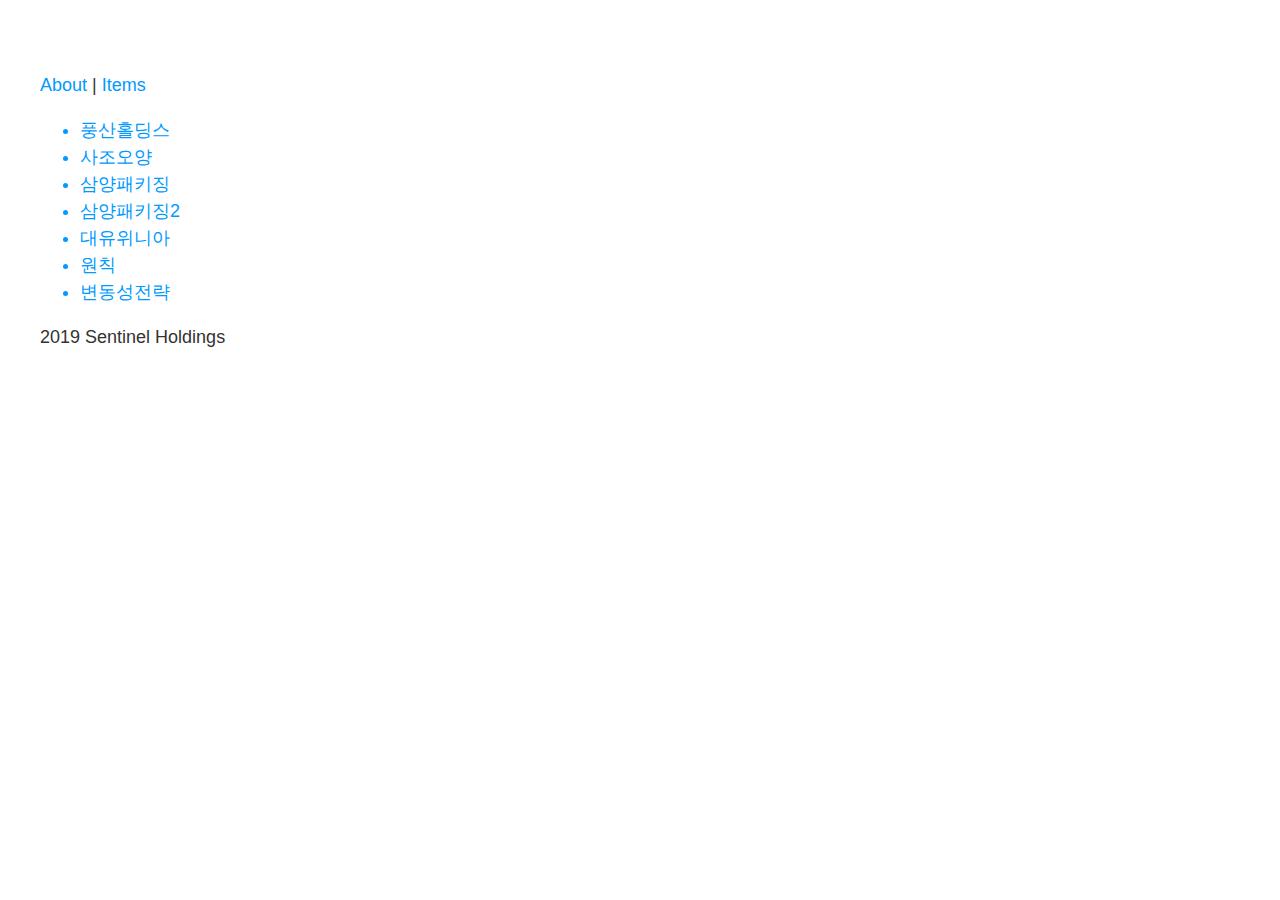
<file: index.html>
<!DOCTYPE html>
<html>
  <head>
    <meta charset="utf-8">
    <meta content="width=device-width, initial-scale=1" name="viewport">
    <link href="/css/site.css" rel="stylesheet" type="text/css">
  </head>
  <body>
    <div id="app">
      <h3>ClojureScript has not been compiled!</h3>
      <p>please run <b>lein figwheel</b> in order to start the compiler</p>
    </div>
    <script src="/js/app.js" type="text/javascript"></script>
  </body>
</html>
</file>
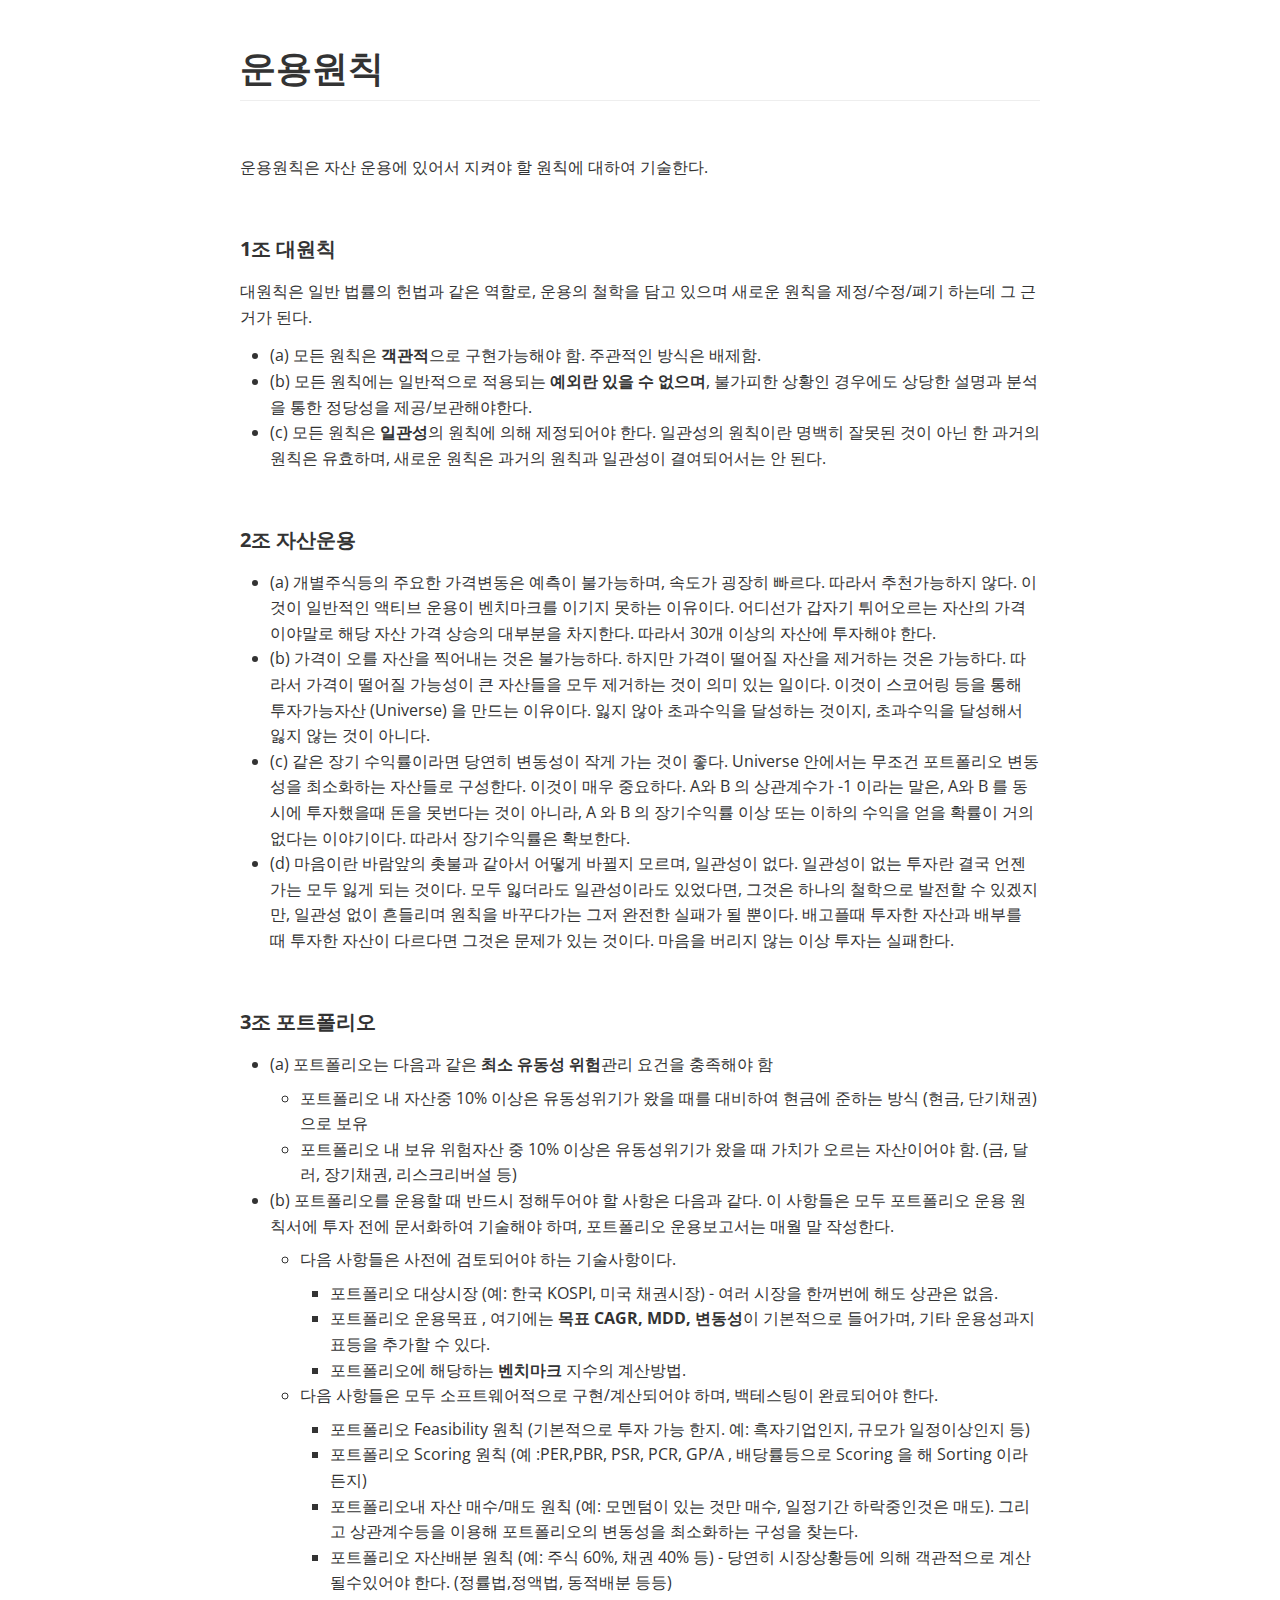
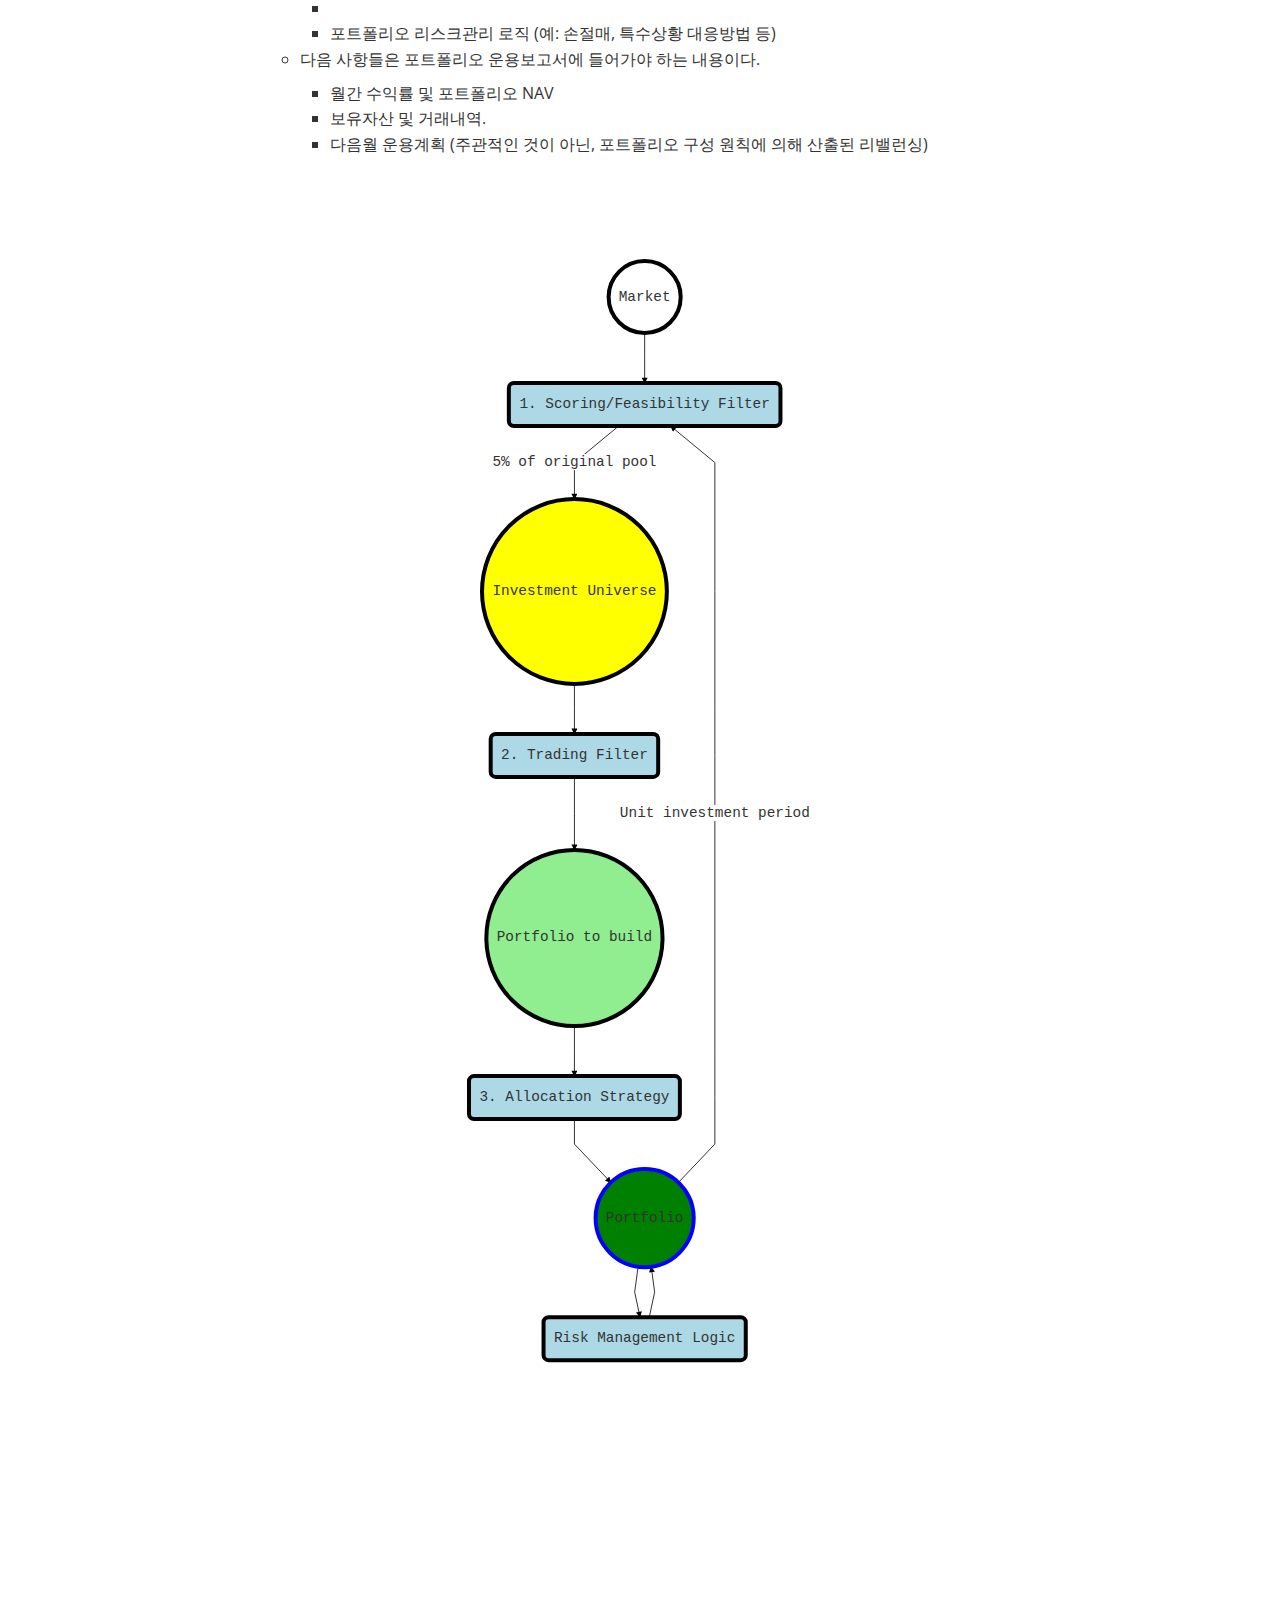
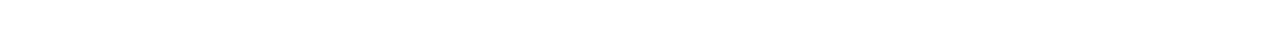
<file: _posts/principle/index.html>
<!doctype html>
<html>
<head>
<meta charset='UTF-8'><meta name='viewport' content='width=device-width initial-scale=1'>
<title>기본 운용원칙</title><link href='https://fonts.loli.net/css?family=Open+Sans:400italic,700italic,700,400&subset=latin,latin-ext' rel='stylesheet' type='text/css' /><style type='text/css'>html {overflow-x: initial !important;}:root { --node-fill: #ECECFF; --node-border: #CCCCFF; --note-fill: #fff5ad; --note-border: #aaaa33; --cluster-fill: #ffffde  !important; --cluster-border: #aaaa33  !important; }
.mermaid .label { color: var(--text-color); }
.node rect, .node circle, .node ellipse, .node polygon { fill: var(--node-fill); stroke: var(--node-border); stroke-width: 1px; }
.edgePath .path { stroke: var(--text-color); }
.edgeLabel { background-color: var(--bg-color); }
.cluster rect { fill: rgb(255, 255, 222) !important; rx: 4 !important; stroke: rgb(170, 170, 51) !important; stroke-width: 1px !important; }
.cluster text { fill: var(--text-color); }
.actor { stroke: var(--node-border); fill: var(--node-fill); }
text.actor { fill: var(--text-color); stroke: none; }
.actor-line { stroke: grey; }
.messageLine0 { stroke-width: 1.5; stroke: var(--text-color); }
.messageLine1 { stroke-width: 1.5; stroke: var(--text-color); }
#arrowhead { fill: var(--text-color); }
#crosshead path { fill: var(--text-color)  !important; stroke: var(--text-color)  !important; }
.messageText { fill: var(--text-color); stroke: none; }
.labelBox { stroke: var(--node-border); fill: var(--node-fill); }
.labelText { fill: var(--text-color); stroke: none; }
.loopText { fill: var(--text-color); stroke: none; }
.loopLine { stroke-width: 2; stroke: var(--node-border); }
.note { stroke: var(--note-border); fill: var(--note-fill); }
.noteText { fill: var(--text-color); stroke: none; font-size: 14px; }
.section { stroke: none; opacity: 0.2; }
.section0 { fill: rgba(102, 102, 255, 0.49); }
.section2 { fill: rgb(255, 244, 0); }
.section1, .section3 { fill: white; opacity: 0.2; }
.sectionTitle0 { fill: var(--text-color); }
.sectionTitle1 { fill: var(--text-color); }
.sectionTitle2 { fill: var(--text-color); }
.sectionTitle3 { fill: var(--text-color); }
.sectionTitle { text-anchor: start; font-size: 11px; }
.grid .tick { stroke: lightgrey; opacity: 0.3; shape-rendering: crispEdges; }
.grid path { stroke-width: 0; }
.today { fill: none; stroke: red; stroke-width: 2px; }
.task { stroke-width: 2; }
.taskText { text-anchor: middle; font-size: 11px; }
.taskTextOutsideRight { fill: black; text-anchor: start; font-size: 11px; }
.taskTextOutsideLeft { fill: black; text-anchor: end; font-size: 11px; }
.taskText0, .taskText1, .taskText2, .taskText3 { fill: white; }
.task0, .task1, .task2, .task3 { fill: rgb(138, 144, 221); stroke: rgb(83, 79, 188); }
.taskTextOutside0, .taskTextOutside2 { fill: var(--text-color); }
.taskTextOutside1, .taskTextOutside3 { fill: var(--text-color); }
.active0, .active1, .active2, .active3 { fill: rgb(191, 199, 255); stroke: rgb(83, 79, 188); }
.activeText0, .activeText1, .activeText2, .activeText3 { fill: black !important; }
.done0, .done1, .done2, .done3 { stroke: grey; fill: lightgrey; stroke-width: 2; }
.doneText0, .doneText1, .doneText2, .doneText3 { fill: black !important; }
.crit0, .crit1, .crit2, .crit3 { stroke: rgb(255, 136, 136); fill: red; stroke-width: 2; }
.activeCrit0, .activeCrit1, .activeCrit2, .activeCrit3 { stroke: rgb(255, 136, 136); fill: rgb(191, 199, 255); stroke-width: 2; }
.doneCrit0, .doneCrit1, .doneCrit2, .doneCrit3 { stroke: rgb(255, 136, 136); fill: lightgrey; stroke-width: 2; cursor: pointer; shape-rendering: crispEdges; }
.doneCritText0, .doneCritText1, .doneCritText2, .doneCritText3 { fill: black !important; }
.activeCritText0, .activeCritText1, .activeCritText2, .activeCritText3 { fill: black !important; }
.titleText { text-anchor: middle; font-size: 18px; fill: black; }
.node text { font-size: 14px; }
div.mermaidTooltip { position: absolute; text-align: center; max-width: 200px; padding: 2px; font-size: 12px; background: rgb(255, 255, 222); border: 1px solid rgb(170, 170, 51); border-radius: 2px; pointer-events: none; z-index: 100; }
#write .md-diagram-panel .md-diagram-panel-preview div { width: initial; }


:root { --bg-color:#ffffff; --text-color:#333333; --select-text-bg-color:#B5D6FC; --select-text-font-color:auto; --monospace:"Lucida Console",Consolas,"Courier",monospace; }
html { font-size: 14px; background-color: var(--bg-color); color: var(--text-color); font-family: "Helvetica Neue", Helvetica, Arial, sans-serif; -webkit-font-smoothing: antialiased; }
body { margin: 0px; padding: 0px; height: auto; bottom: 0px; top: 0px; left: 0px; right: 0px; font-size: 1rem; line-height: 1.42857; overflow-x: hidden; background: inherit; }
iframe { margin: auto; }
a.url { word-break: break-all; }
a:active, a:hover { outline: 0px; }
.in-text-selection, ::selection { text-shadow: none; background: var(--select-text-bg-color); color: var(--select-text-font-color); }
#write { margin: 0px auto; height: auto; width: inherit; word-break: normal; word-wrap: break-word; position: relative; white-space: normal; overflow-x: visible; padding-top: 40px; }
#write.first-line-indent p { text-indent: 2em; }
#write.first-line-indent li p, #write.first-line-indent p * { text-indent: 0px; }
#write.first-line-indent li { margin-left: 2em; }
.for-image #write { padding-left: 8px; padding-right: 8px; }
body.typora-export { padding-left: 30px; padding-right: 30px; }
.typora-export .footnote-line, .typora-export li, .typora-export p { white-space: pre-wrap; }
@media screen and (max-width: 500px) {
  body.typora-export { padding-left: 0px; padding-right: 0px; }
  #write { padding-left: 20px; padding-right: 20px; }
  .CodeMirror-sizer { margin-left: 0px !important; }
  .CodeMirror-gutters { display: none !important; }
}
#write li > figure:first-child { margin-top: -20px; }
#write ol, #write ul { position: relative; }
img { max-width: 100%; vertical-align: middle; }
button, input, select, textarea { color: inherit; font-style: inherit; font-variant: inherit; font-weight: inherit; font-stretch: inherit; font-size: inherit; line-height: inherit; font-family: inherit; }
input[type="checkbox"], input[type="radio"] { line-height: normal; padding: 0px; }
*, ::after, ::before { box-sizing: border-box; }
#write h1, #write h2, #write h3, #write h4, #write h5, #write h6, #write p, #write pre { width: inherit; }
#write h1, #write h2, #write h3, #write h4, #write h5, #write h6, #write p { position: relative; }
h1, h2, h3, h4, h5, h6 { break-after: avoid-page; break-inside: avoid; orphans: 2; }
p { orphans: 4; }
h1 { font-size: 2rem; }
h2 { font-size: 1.8rem; }
h3 { font-size: 1.6rem; }
h4 { font-size: 1.4rem; }
h5 { font-size: 1.2rem; }
h6 { font-size: 1rem; }
.md-math-block, .md-rawblock, h1, h2, h3, h4, h5, h6, p { margin-top: 1rem; margin-bottom: 1rem; }
.hidden { display: none; }
.md-blockmeta { color: rgb(204, 204, 204); font-weight: 700; font-style: italic; }
a { cursor: pointer; }
sup.md-footnote { padding: 2px 4px; background-color: rgba(238, 238, 238, 0.7); color: rgb(85, 85, 85); border-radius: 4px; cursor: pointer; }
sup.md-footnote a, sup.md-footnote a:hover { color: inherit; text-transform: inherit; text-decoration: inherit; }
#write input[type="checkbox"] { cursor: pointer; width: inherit; height: inherit; }
figure { overflow-x: auto; margin: 1.2em 0px; max-width: calc(100% + 16px); padding: 0px; }
figure > table { margin: 0px !important; }
tr { break-inside: avoid; break-after: auto; }
thead { display: table-header-group; }
table { border-collapse: collapse; border-spacing: 0px; width: 100%; overflow: auto; break-inside: auto; text-align: left; }
table.md-table td { min-width: 32px; }
.CodeMirror-gutters { border-right: 0px; background-color: inherit; }
.CodeMirror { text-align: left; }
.CodeMirror-placeholder { opacity: 0.3; }
.CodeMirror pre { padding: 0px 4px; }
.CodeMirror-lines { padding: 0px; }
div.hr:focus { cursor: none; }
#write pre { white-space: pre-wrap; }
#write.fences-no-line-wrapping pre { white-space: pre; }
#write pre.ty-contain-cm { white-space: normal; }
.CodeMirror-gutters { margin-right: 4px; }
.md-fences { font-size: 0.9rem; display: block; break-inside: avoid; text-align: left; overflow: visible; white-space: pre; background: inherit; position: relative !important; }
.md-diagram-panel { width: 100%; margin-top: 10px; text-align: center; padding-top: 0px; padding-bottom: 8px; overflow-x: auto; }
#write .md-fences.mock-cm { white-space: pre-wrap; }
.md-fences.md-fences-with-lineno { padding-left: 0px; }
#write.fences-no-line-wrapping .md-fences.mock-cm { white-space: pre; overflow-x: auto; }
.md-fences.mock-cm.md-fences-with-lineno { padding-left: 8px; }
.CodeMirror-line, twitterwidget { break-inside: avoid; }
.footnotes { opacity: 0.8; font-size: 0.9rem; margin-top: 1em; margin-bottom: 1em; }
.footnotes + .footnotes { margin-top: 0px; }
.md-reset { margin: 0px; padding: 0px; border: 0px; outline: 0px; vertical-align: top; background: 0px 0px; text-decoration: none; text-shadow: none; float: none; position: static; width: auto; height: auto; white-space: nowrap; cursor: inherit; -webkit-tap-highlight-color: transparent; line-height: normal; font-weight: 400; text-align: left; box-sizing: content-box; direction: ltr; }
li div { padding-top: 0px; }
blockquote { margin: 1rem 0px; }
li .mathjax-block, li p { margin: 0.5rem 0px; }
li { margin: 0px; position: relative; }
blockquote > :last-child { margin-bottom: 0px; }
blockquote > :first-child, li > :first-child { margin-top: 0px; }
.footnotes-area { color: rgb(136, 136, 136); margin-top: 0.714rem; padding-bottom: 0.143rem; white-space: normal; }
#write .footnote-line { white-space: pre-wrap; }
@media print {
  body, html { border: 1px solid transparent; height: 99%; break-after: avoid; break-before: avoid; }
  #write { margin-top: 0px; padding-top: 0px; border-color: transparent !important; }
  .typora-export * { -webkit-print-color-adjust: exact; }
  html.blink-to-pdf { font-size: 13px; }
  .typora-export #write { padding-left: 32px; padding-right: 32px; padding-bottom: 0px; break-after: avoid; }
  .typora-export #write::after { height: 0px; }
  @page { margin: 20mm 0px; }
}
.footnote-line { margin-top: 0.714em; font-size: 0.7em; }
a img, img a { cursor: pointer; }
pre.md-meta-block { font-size: 0.8rem; min-height: 0.8rem; white-space: pre-wrap; background: rgb(204, 204, 204); display: block; overflow-x: hidden; }
p > .md-image:only-child:not(.md-img-error) img, p > img:only-child { display: block; margin: auto; }
p > .md-image:only-child { display: inline-block; width: 100%; }
#write .MathJax_Display { margin: 0.8em 0px 0px; }
.md-math-block { width: 100%; }
.md-math-block:not(:empty)::after { display: none; }
[contenteditable="true"]:active, [contenteditable="true"]:focus { outline: 0px; box-shadow: none; }
.md-task-list-item { position: relative; list-style-type: none; }
.task-list-item.md-task-list-item { padding-left: 0px; }
.md-task-list-item > input { position: absolute; top: 0px; left: 0px; margin-left: -1.2em; margin-top: calc(1em - 10px); border: none; }
.math { font-size: 1rem; }
.md-toc { min-height: 3.58rem; position: relative; font-size: 0.9rem; border-radius: 10px; }
.md-toc-content { position: relative; margin-left: 0px; }
.md-toc-content::after, .md-toc::after { display: none; }
.md-toc-item { display: block; color: rgb(65, 131, 196); }
.md-toc-item a { text-decoration: none; }
.md-toc-inner:hover { text-decoration: underline; }
.md-toc-inner { display: inline-block; cursor: pointer; }
.md-toc-h1 .md-toc-inner { margin-left: 0px; font-weight: 700; }
.md-toc-h2 .md-toc-inner { margin-left: 2em; }
.md-toc-h3 .md-toc-inner { margin-left: 4em; }
.md-toc-h4 .md-toc-inner { margin-left: 6em; }
.md-toc-h5 .md-toc-inner { margin-left: 8em; }
.md-toc-h6 .md-toc-inner { margin-left: 10em; }
@media screen and (max-width: 48em) {
  .md-toc-h3 .md-toc-inner { margin-left: 3.5em; }
  .md-toc-h4 .md-toc-inner { margin-left: 5em; }
  .md-toc-h5 .md-toc-inner { margin-left: 6.5em; }
  .md-toc-h6 .md-toc-inner { margin-left: 8em; }
}
a.md-toc-inner { font-size: inherit; font-style: inherit; font-weight: inherit; line-height: inherit; }
.footnote-line a:not(.reversefootnote) { color: inherit; }
.md-attr { display: none; }
.md-fn-count::after { content: "."; }
code, pre, samp, tt { font-family: var(--monospace); }
kbd { margin: 0px 0.1em; padding: 0.1em 0.6em; font-size: 0.8em; color: rgb(36, 39, 41); background: rgb(255, 255, 255); border: 1px solid rgb(173, 179, 185); border-radius: 3px; box-shadow: rgba(12, 13, 14, 0.2) 0px 1px 0px, rgb(255, 255, 255) 0px 0px 0px 2px inset; white-space: nowrap; vertical-align: middle; }
.md-comment { color: rgb(162, 127, 3); opacity: 0.8; font-family: var(--monospace); }
code { text-align: left; vertical-align: initial; }
a.md-print-anchor { white-space: pre !important; border-width: initial !important; border-style: none !important; border-color: initial !important; display: inline-block !important; position: absolute !important; width: 1px !important; right: 0px !important; outline: 0px !important; background: 0px 0px !important; text-decoration: initial !important; text-shadow: initial !important; }
.md-inline-math .MathJax_SVG .noError { display: none !important; }
.html-for-mac .inline-math-svg .MathJax_SVG { vertical-align: 0.2px; }
.md-math-block .MathJax_SVG_Display { text-align: center; margin: 0px; position: relative; text-indent: 0px; max-width: none; max-height: none; min-height: 0px; min-width: 100%; width: auto; overflow-y: hidden; display: block !important; }
.MathJax_SVG_Display, .md-inline-math .MathJax_SVG_Display { width: auto; margin: inherit; display: inline-block !important; }
.MathJax_SVG .MJX-monospace { font-family: var(--monospace); }
.MathJax_SVG .MJX-sans-serif { font-family: sans-serif; }
.MathJax_SVG { display: inline; font-style: normal; font-weight: 400; line-height: normal; zoom: 90%; text-indent: 0px; text-align: left; text-transform: none; letter-spacing: normal; word-spacing: normal; word-wrap: normal; white-space: nowrap; float: none; direction: ltr; max-width: none; max-height: none; min-width: 0px; min-height: 0px; border: 0px; padding: 0px; margin: 0px; }
.MathJax_SVG * { transition: none; }
.MathJax_SVG_Display svg { vertical-align: middle !important; margin-bottom: 0px !important; }
.os-windows.monocolor-emoji .md-emoji { font-family: "Segoe UI Symbol", sans-serif; }
.md-diagram-panel > svg { max-width: 100%; }
[lang="mermaid"] svg, [lang="flow"] svg { max-width: 100%; }
[lang="mermaid"] .node text { font-size: 1rem; }
table tr th { border-bottom: 0px; }
video { max-width: 100%; display: block; margin: 0px auto; }
iframe { max-width: 100%; width: 100%; border: none; }
.highlight td, .highlight tr { border: 0px; }


.CodeMirror { height: auto; }
.CodeMirror.cm-s-inner { background: inherit; }
.CodeMirror-scroll { overflow-y: hidden; overflow-x: auto; z-index: 3; }
.CodeMirror-gutter-filler, .CodeMirror-scrollbar-filler { background-color: rgb(255, 255, 255); }
.CodeMirror-gutters { border-right: 1px solid rgb(221, 221, 221); background: inherit; white-space: nowrap; }
.CodeMirror-linenumber { padding: 0px 3px 0px 5px; text-align: right; color: rgb(153, 153, 153); }
.cm-s-inner .cm-keyword { color: rgb(119, 0, 136); }
.cm-s-inner .cm-atom, .cm-s-inner.cm-atom { color: rgb(34, 17, 153); }
.cm-s-inner .cm-number { color: rgb(17, 102, 68); }
.cm-s-inner .cm-def { color: rgb(0, 0, 255); }
.cm-s-inner .cm-variable { color: rgb(0, 0, 0); }
.cm-s-inner .cm-variable-2 { color: rgb(0, 85, 170); }
.cm-s-inner .cm-variable-3 { color: rgb(0, 136, 85); }
.cm-s-inner .cm-string { color: rgb(170, 17, 17); }
.cm-s-inner .cm-property { color: rgb(0, 0, 0); }
.cm-s-inner .cm-operator { color: rgb(152, 26, 26); }
.cm-s-inner .cm-comment, .cm-s-inner.cm-comment { color: rgb(170, 85, 0); }
.cm-s-inner .cm-string-2 { color: rgb(255, 85, 0); }
.cm-s-inner .cm-meta { color: rgb(85, 85, 85); }
.cm-s-inner .cm-qualifier { color: rgb(85, 85, 85); }
.cm-s-inner .cm-builtin { color: rgb(51, 0, 170); }
.cm-s-inner .cm-bracket { color: rgb(153, 153, 119); }
.cm-s-inner .cm-tag { color: rgb(17, 119, 0); }
.cm-s-inner .cm-attribute { color: rgb(0, 0, 204); }
.cm-s-inner .cm-header, .cm-s-inner.cm-header { color: rgb(0, 0, 255); }
.cm-s-inner .cm-quote, .cm-s-inner.cm-quote { color: rgb(0, 153, 0); }
.cm-s-inner .cm-hr, .cm-s-inner.cm-hr { color: rgb(153, 153, 153); }
.cm-s-inner .cm-link, .cm-s-inner.cm-link { color: rgb(0, 0, 204); }
.cm-negative { color: rgb(221, 68, 68); }
.cm-positive { color: rgb(34, 153, 34); }
.cm-header, .cm-strong { font-weight: 700; }
.cm-del { text-decoration: line-through; }
.cm-em { font-style: italic; }
.cm-link { text-decoration: underline; }
.cm-error { color: red; }
.cm-invalidchar { color: red; }
.cm-constant { color: rgb(38, 139, 210); }
.cm-defined { color: rgb(181, 137, 0); }
div.CodeMirror span.CodeMirror-matchingbracket { color: rgb(0, 255, 0); }
div.CodeMirror span.CodeMirror-nonmatchingbracket { color: rgb(255, 34, 34); }
.cm-s-inner .CodeMirror-activeline-background { background: inherit; }
.CodeMirror { position: relative; overflow: hidden; }
.CodeMirror-scroll { height: 100%; outline: 0px; position: relative; box-sizing: content-box; background: inherit; }
.CodeMirror-sizer { position: relative; }
.CodeMirror-gutter-filler, .CodeMirror-hscrollbar, .CodeMirror-scrollbar-filler, .CodeMirror-vscrollbar { position: absolute; z-index: 6; display: none; }
.CodeMirror-vscrollbar { right: 0px; top: 0px; overflow: hidden; }
.CodeMirror-hscrollbar { bottom: 0px; left: 0px; overflow: hidden; }
.CodeMirror-scrollbar-filler { right: 0px; bottom: 0px; }
.CodeMirror-gutter-filler { left: 0px; bottom: 0px; }
.CodeMirror-gutters { position: absolute; left: 0px; top: 0px; padding-bottom: 30px; z-index: 3; }
.CodeMirror-gutter { white-space: normal; height: 100%; box-sizing: content-box; padding-bottom: 30px; margin-bottom: -32px; display: inline-block; }
.CodeMirror-gutter-wrapper { position: absolute; z-index: 4; background: 0px 0px !important; border: none !important; }
.CodeMirror-gutter-background { position: absolute; top: 0px; bottom: 0px; z-index: 4; }
.CodeMirror-gutter-elt { position: absolute; cursor: default; z-index: 4; }
.CodeMirror-lines { cursor: text; }
.CodeMirror pre { border-radius: 0px; border-width: 0px; background: 0px 0px; font-family: inherit; font-size: inherit; margin: 0px; white-space: pre; word-wrap: normal; color: inherit; z-index: 2; position: relative; overflow: visible; }
.CodeMirror-wrap pre { word-wrap: break-word; white-space: pre-wrap; word-break: normal; }
.CodeMirror-code pre { border-right: 30px solid transparent; width: fit-content; }
.CodeMirror-wrap .CodeMirror-code pre { border-right: none; width: auto; }
.CodeMirror-linebackground { position: absolute; left: 0px; right: 0px; top: 0px; bottom: 0px; z-index: 0; }
.CodeMirror-linewidget { position: relative; z-index: 2; overflow: auto; }
.CodeMirror-wrap .CodeMirror-scroll { overflow-x: hidden; }
.CodeMirror-measure { position: absolute; width: 100%; height: 0px; overflow: hidden; visibility: hidden; }
.CodeMirror-measure pre { position: static; }
.CodeMirror div.CodeMirror-cursor { position: absolute; visibility: hidden; border-right: none; width: 0px; }
.CodeMirror div.CodeMirror-cursor { visibility: hidden; }
.CodeMirror-focused div.CodeMirror-cursor { visibility: inherit; }
.cm-searching { background: rgba(255, 255, 0, 0.4); }
@media print {
  .CodeMirror div.CodeMirror-cursor { visibility: hidden; }
}


:root { --side-bar-bg-color: #fafafa; --control-text-color: #777; }
html { font-size: 16px; }
body { font-family: "Open Sans", "Clear Sans", "Helvetica Neue", Helvetica, Arial, sans-serif; color: rgb(51, 51, 51); line-height: 1.6; }
#write { max-width: 860px; margin: 0px auto; padding: 30px 30px 100px; }
#write > ul:first-child, #write > ol:first-child { margin-top: 30px; }
a { color: rgb(65, 131, 196); }
h1, h2, h3, h4, h5, h6 { position: relative; margin-top: 1rem; margin-bottom: 1rem; font-weight: bold; line-height: 1.4; cursor: text; }
h1:hover a.anchor, h2:hover a.anchor, h3:hover a.anchor, h4:hover a.anchor, h5:hover a.anchor, h6:hover a.anchor { text-decoration: none; }
h1 tt, h1 code { font-size: inherit; }
h2 tt, h2 code { font-size: inherit; }
h3 tt, h3 code { font-size: inherit; }
h4 tt, h4 code { font-size: inherit; }
h5 tt, h5 code { font-size: inherit; }
h6 tt, h6 code { font-size: inherit; }
h1 { padding-bottom: 0.3em; font-size: 2.25em; line-height: 1.2; border-bottom: 1px solid rgb(238, 238, 238); }
h2 { padding-bottom: 0.3em; font-size: 1.75em; line-height: 1.225; border-bottom: 1px solid rgb(238, 238, 238); }
h3 { font-size: 1.5em; line-height: 1.43; }
h4 { font-size: 1.25em; }
h5 { font-size: 1em; }
h6 { font-size: 1em; color: rgb(119, 119, 119); }
p, blockquote, ul, ol, dl, table { margin: 0.8em 0px; }
li > ol, li > ul { margin: 0px; }
hr { height: 2px; padding: 0px; margin: 16px 0px; background-color: rgb(231, 231, 231); border: 0px none; overflow: hidden; box-sizing: content-box; }
li p.first { display: inline-block; }
ul, ol { padding-left: 30px; }
ul:first-child, ol:first-child { margin-top: 0px; }
ul:last-child, ol:last-child { margin-bottom: 0px; }
blockquote { border-left: 4px solid rgb(223, 226, 229); padding: 0px 15px; color: rgb(119, 119, 119); }
blockquote blockquote { padding-right: 0px; }
table { padding: 0px; word-break: initial; }
table tr { border-top: 1px solid rgb(223, 226, 229); margin: 0px; padding: 0px; }
table tr:nth-child(2n), thead { background-color: rgb(248, 248, 248); }
table tr th { font-weight: bold; border-width: 1px 1px 0px; border-top-style: solid; border-right-style: solid; border-left-style: solid; border-top-color: rgb(223, 226, 229); border-right-color: rgb(223, 226, 229); border-left-color: rgb(223, 226, 229); border-image: initial; border-bottom-style: initial; border-bottom-color: initial; text-align: left; margin: 0px; padding: 6px 13px; }
table tr td { border: 1px solid rgb(223, 226, 229); text-align: left; margin: 0px; padding: 6px 13px; }
table tr th:first-child, table tr td:first-child { margin-top: 0px; }
table tr th:last-child, table tr td:last-child { margin-bottom: 0px; }
.CodeMirror-lines { padding-left: 4px; }
.code-tooltip { box-shadow: rgba(0, 28, 36, 0.3) 0px 1px 1px 0px; border-top: 1px solid rgb(238, 242, 242); }
.md-fences, code, tt { border: 1px solid rgb(231, 234, 237); background-color: rgb(248, 248, 248); border-radius: 3px; padding: 2px 4px 0px; font-size: 0.9em; }
code { background-color: rgb(243, 244, 244); padding: 0px 2px; }
.md-fences { margin-bottom: 15px; margin-top: 15px; padding-top: 8px; padding-bottom: 6px; }
.md-task-list-item > input { margin-left: -1.3em; }
@media print {
  html { font-size: 13px; }
  table, pre { break-inside: avoid; }
  pre { word-wrap: break-word; }
}
.md-fences { background-color: rgb(248, 248, 248); }
#write pre.md-meta-block { padding: 1rem; font-size: 85%; line-height: 1.45; background-color: rgb(247, 247, 247); border: 0px; border-radius: 3px; color: rgb(119, 119, 119); margin-top: 0px !important; }
.mathjax-block > .code-tooltip { bottom: 0.375rem; }
.md-mathjax-midline { background: rgb(250, 250, 250); }
#write > h3.md-focus::before { left: -1.5625rem; top: 0.375rem; }
#write > h4.md-focus::before { left: -1.5625rem; top: 0.285714rem; }
#write > h5.md-focus::before { left: -1.5625rem; top: 0.285714rem; }
#write > h6.md-focus::before { left: -1.5625rem; top: 0.285714rem; }
.md-image > .md-meta { border-radius: 3px; padding: 2px 0px 0px 4px; font-size: 0.9em; color: inherit; }
.md-tag { color: rgb(167, 167, 167); opacity: 1; }
.md-toc { margin-top: 20px; padding-bottom: 20px; }
.sidebar-tabs { border-bottom: none; }
#typora-quick-open { border: 1px solid rgb(221, 221, 221); background-color: rgb(248, 248, 248); }
#typora-quick-open-item { background-color: rgb(250, 250, 250); border-color: rgb(254, 254, 254) rgb(229, 229, 229) rgb(229, 229, 229) rgb(238, 238, 238); border-style: solid; border-width: 1px; }
.on-focus-mode blockquote { border-left-color: rgba(85, 85, 85, 0.12); }
header, .context-menu, .megamenu-content, footer { font-family: "Segoe UI", Arial, sans-serif; }
.file-node-content:hover .file-node-icon, .file-node-content:hover .file-node-open-state { visibility: visible; }
.mac-seamless-mode #typora-sidebar { background-color: var(--side-bar-bg-color); }
.md-lang { color: rgb(180, 101, 77); }
.html-for-mac .context-menu { --item-hover-bg-color: #E6F0FE; }
#md-notification .btn { border: 0px; }
.dropdown-menu .divider { border-color: rgb(229, 229, 229); }





 .typora-export li, .typora-export p, .typora-export,  .footnote-line {white-space: normal;} 
</style>
</head>
<body class='typora-export os-windows' >
<div  id='write'  class = 'is-node'><h1><a name='header-n0' class='md-header-anchor '></a>운용원칙</h1><p>&nbsp;</p><p>운용원칙은 자산 운용에 있어서 지켜야 할 원칙에 대하여 기술한다.</p><p>&nbsp;</p><h4><a name='header-n5' class='md-header-anchor '></a>1조 대원칙</h4><p>대원칙은 일반 법률의 헌법과 같은 역할로, 운용의 철학을 담고 있으며 새로운 원칙을 제정/수정/폐기 하는데 그 근거가 된다. </p><ul><li>(a) 모든 원칙은 <strong>객관적</strong>으로 구현가능해야 함. 주관적인 방식은 배제함.</li><li>(b) 모든 원칙에는 일반적으로 적용되는 <strong>예외란 있을 수 없으며</strong>, 불가피한 상황인 경우에도 상당한 설명과 분석을 통한 정당성을 제공/보관해야한다. </li><li>(c) 모든 원칙은 <strong>일관성</strong>의 원칙에 의해 제정되어야 한다. 일관성의 원칙이란 명백히 잘못된 것이 아닌 한 과거의 원칙은 유효하며, 새로운 원칙은 과거의 원칙과 일관성이 결여되어서는 안 된다. </li></ul><p>&nbsp;</p><h4><a name='header-n15' class='md-header-anchor '></a>2조 자산운용</h4><ul><li>(a) 개별주식등의 주요한 가격변동은 예측이 불가능하며, 속도가 굉장히 빠르다. 따라서 추천가능하지 않다.  이것이 일반적인 액티브 운용이 벤치마크를 이기지 못하는 이유이다. 어디선가 갑자기 튀어오르는 자산의 가격이야말로 해당 자산 가격 상승의 대부분을 차지한다. 따라서 30개 이상의 자산에 투자해야 한다. </li><li>(b) 가격이 오를 자산을 찍어내는 것은 불가능하다. 하지만 가격이 떨어질 자산을 제거하는 것은 가능하다. 따라서 가격이 떨어질 가능성이 큰 자산들을 모두 제거하는 것이 의미 있는 일이다. 이것이 스코어링 등을 통해 투자가능자산 (Universe) 을 만드는 이유이다. 잃지 않아 초과수익을 달성하는 것이지, 초과수익을 달성해서 잃지 않는 것이 아니다.</li><li>(c) 같은 장기 수익률이라면 당연히 변동성이 작게 가는 것이 좋다. Universe 안에서는 무조건 포트폴리오 변동성을 최소화하는 자산들로 구성한다. 이것이 매우 중요하다. A와 B 의 상관계수가 -1 이라는 말은,    A와 B 를 동시에 투자했을때 돈을 못번다는 것이 아니라, A 와  B 의 장기수익률 이상 또는 이하의 수익을 얻을 확률이 거의 없다는 이야기이다. 따라서 장기수익률은 확보한다. </li><li>(d) 마음이란 바람앞의 촛불과 같아서 어떻게 바뀔지 모르며, 일관성이 없다. 일관성이 없는 투자란 결국 언젠가는 모두 잃게 되는 것이다. 모두 잃더라도 일관성이라도 있었다면, 그것은 하나의 철학으로 발전할 수 있겠지만, 일관성 없이 흔들리며 원칙을 바꾸다가는 그저 완전한 실패가 될 뿐이다. 배고플때 투자한 자산과 배부를 때 투자한 자산이 다르다면 그것은 문제가 있는 것이다. 마음을 버리지 않는 이상 투자는 실패한다.</li></ul><p>&nbsp;</p><h4><a name='header-n26' class='md-header-anchor '></a>3조 포트폴리오</h4><ul><li><p>(a) 포트폴리오는 다음과 같은 <strong>최소 유동성 위험</strong>관리 요건을 충족해야 함</p><ul><li>포트폴리오 내 자산중 10% 이상은 유동성위기가 왔을 때를 대비하여 현금에 준하는 방식 (현금, 단기채권) 으로 보유</li><li>포트폴리오 내 보유 위험자산 중 10% 이상은 유동성위기가 왔을 때 가치가 오르는 자산이어야 함. (금, 달러, 장기채권, 리스크리버설 등)</li></ul></li><li><p>(b) 포트폴리오를 운용할 때 반드시 정해두어야 할 사항은 다음과 같다. 이 사항들은 모두 포트폴리오 운용 원칙서에 투자 전에 문서화하여 기술해야 하며, 포트폴리오 운용보고서는 매월 말 작성한다.</p><ul><li><p>다음 사항들은 사전에 검토되어야 하는 기술사항이다.</p><ul><li>포트폴리오 대상시장 (예: 한국 KOSPI, 미국 채권시장) - 여러 시장을 한꺼번에 해도 상관은 없음.</li><li>포트폴리오 운용목표 , 여기에는 <strong>목표 CAGR, MDD, 변동성</strong>이 기본적으로 들어가며, 기타 운용성과지표등을 추가할 수 있다.</li><li>포트폴리오에 해당하는 <strong>벤치마크</strong> 지수의 계산방법.</li></ul></li><li><p>다음 사항들은 모두 소프트웨어적으로 구현/계산되어야 하며, 백테스팅이 완료되어야 한다.</p><ul><li>포트폴리오 Feasibility 원칙 (기본적으로 투자 가능 한지. 예: 흑자기업인지, 규모가 일정이상인지 등)</li><li>포트폴리오 Scoring 원칙 (예 :PER,PBR, PSR, PCR, GP/A , 배당률등으로 Scoring 을 해 Sorting 이라든지) </li><li>포트폴리오내 자산 매수/매도 원칙 (예: 모멘텀이 있는 것만 매수, 일정기간 하락중인것은 매도). 그리고 상관계수등을 이용해 포트폴리오의 변동성을 최소화하는 구성을 찾는다.</li><li>포트폴리오 자산배분 원칙 (예:  주식 60%, 채권 40% 등) - 당연히 시장상황등에 의해 객관적으로 계산될수있어야 한다.  (정률법,정액법, 동적배분 등등) </li><li></li><li>포트폴리오 리스크관리 로직 (예: 손절매, 특수상황 대응방법 등)</li></ul></li><li><p>다음 사항들은 포트폴리오 운용보고서에 들어가야 하는 내용이다.</p><ul><li>월간 수익률 및 포트폴리오 NAV </li><li>보유자산 및 거래내역.</li><li>다음월 운용계획 (주관적인 것이 아닌, 포트폴리오 구성 원칙에 의해 산출된 리밸런싱)</li></ul></li></ul></li></ul><p>&nbsp;</p><div class="md-diagram-panel"><svg id="mermaidChart0" xmlns="http://www.w3.org/2000/svg" height="100%" viewBox="0 0 445.3359375 1203.203125" style="max-width:445.3359375px;"><style></style><style>#mermaidChart0 {
    color: rgb(51, 51, 51);
    font: normal normal 400 normal 14.4px / 23.04px "Lucida Console", Consolas, Courier, monospace;
  }</style><g transform="translate(32, 32)"><g class="output"><g class="clusters"></g><g class="edgePaths"><g class="edgePath" style="opacity: 1;"><path class="path" d="M195.66796875,92.0625L195.66796875,117.0625L195.66796875,142.0625" marker-end="url(#arrowhead51)" style="fill:none"></path><defs><marker id="arrowhead51" viewBox="0 0 10 10" refX="9" refY="5" markerUnits="strokeWidth" markerWidth="8" markerHeight="6" orient="auto"><path d="M 0 0 L 10 5 L 0 10 z" class="arrowheadPath" style="stroke-width: 1; stroke-dasharray: 1, 0;"></path></marker></defs></g><g class="edgePath" style="opacity: 1;"><path class="path" d="M169.63715651939654,185.0625L125.4453125,221.5625L125.4453125,258.0625" marker-end="url(#arrowhead52)" style="fill:none"></path><defs><marker id="arrowhead52" viewBox="0 0 10 10" refX="9" refY="5" markerUnits="strokeWidth" markerWidth="8" markerHeight="6" orient="auto"><path d="M 0 0 L 10 5 L 0 10 z" class="arrowheadPath" style="stroke-width: 1; stroke-dasharray: 1, 0;"></path></marker></defs></g><g class="edgePath" style="opacity: 1;"><path class="path" d="M125.4453125,442.921875L125.4453125,467.921875L125.4453125,492.921875" marker-end="url(#arrowhead53)" style="fill:none"></path><defs><marker id="arrowhead53" viewBox="0 0 10 10" refX="9" refY="5" markerUnits="strokeWidth" markerWidth="8" markerHeight="6" orient="auto"><path d="M 0 0 L 10 5 L 0 10 z" class="arrowheadPath" style="stroke-width: 1; stroke-dasharray: 1, 0;"></path></marker></defs></g><g class="edgePath" style="opacity: 1;"><path class="path" d="M125.4453125,535.921875L125.4453125,572.421875L125.4453125,608.921875" marker-end="url(#arrowhead54)" style="fill:none"></path><defs><marker id="arrowhead54" viewBox="0 0 10 10" refX="9" refY="5" markerUnits="strokeWidth" markerWidth="8" markerHeight="6" orient="auto"><path d="M 0 0 L 10 5 L 0 10 z" class="arrowheadPath" style="stroke-width: 1; stroke-dasharray: 1, 0;"></path></marker></defs></g><g class="edgePath" style="opacity: 1;"><path class="path" d="M125.4453125,785.109375L125.4453125,810.109375L125.4453125,835.109375" marker-end="url(#arrowhead55)" style="fill:none"></path><defs><marker id="arrowhead55" viewBox="0 0 10 10" refX="9" refY="5" markerUnits="strokeWidth" markerWidth="8" markerHeight="6" orient="auto"><path d="M 0 0 L 10 5 L 0 10 z" class="arrowheadPath" style="stroke-width: 1; stroke-dasharray: 1, 0;"></path></marker></defs></g><g class="edgePath" style="opacity: 1;"><path class="path" d="M125.4453125,878.109375L125.4453125,903.109375L161.91776119223073,941.568057617229" marker-end="url(#arrowhead56)" style="fill:none"></path><defs><marker id="arrowhead56" viewBox="0 0 10 10" refX="9" refY="5" markerUnits="strokeWidth" markerWidth="8" markerHeight="6" orient="auto"><path d="M 0 0 L 10 5 L 0 10 z" class="arrowheadPath" style="stroke-width: 1; stroke-dasharray: 1, 0;"></path></marker></defs></g><g class="edgePath" style="opacity: 1;"><path class="path" d="M229.41817630776927,941.568057617229L265.890625,903.109375L265.890625,856.609375L265.890625,810.109375L265.890625,697.015625L265.890625,572.421875L265.890625,514.421875L265.890625,467.921875L265.890625,350.4921875L265.890625,221.5625L221.69878098060346,185.0625" marker-end="url(#arrowhead57)" style="fill:none"></path><defs><marker id="arrowhead57" viewBox="0 0 10 10" refX="9" refY="5" markerUnits="strokeWidth" markerWidth="8" markerHeight="6" orient="auto"><path d="M 0 0 L 10 5 L 0 10 z" class="arrowheadPath" style="stroke-width: 1; stroke-dasharray: 1, 0;"></path></marker></defs></g><g class="edgePath" style="opacity: 1;"><path class="path" d="M189.10379794468815,1025.7618835099577L185.66796875,1051.203125L191.0443128360215,1076.203125" marker-end="url(#arrowhead58)" style="fill:none"></path><defs><marker id="arrowhead58" viewBox="0 0 10 10" refX="9" refY="5" markerUnits="strokeWidth" markerWidth="8" markerHeight="6" orient="auto"><path d="M 0 0 L 10 5 L 0 10 z" class="arrowheadPath" style="stroke-width: 1; stroke-dasharray: 1, 0;"></path></marker></defs></g><g class="edgePath" style="opacity: 1;"><path class="path" d="M200.2916246639785,1076.203125L205.66796875,1051.203125L202.23213955531185,1025.7618835099577" marker-end="url(#arrowhead59)" style="fill:none"></path><defs><marker id="arrowhead59" viewBox="0 0 10 10" refX="9" refY="5" markerUnits="strokeWidth" markerWidth="8" markerHeight="6" orient="auto"><path d="M 0 0 L 10 5 L 0 10 z" class="arrowheadPath" style="stroke-width: 1; stroke-dasharray: 1, 0;"></path></marker></defs></g></g><g class="edgeLabels"><g class="edgeLabel" transform="" style="opacity: 1;"><g transform="translate(0,0)" class="label"><foreignObject width="0" height="0"><div xmlns="http://www.w3.org/1999/xhtml" style="display: inline-block; white-space: nowrap;"><span class="edgeLabel"></span></div></foreignObject></g></g><g class="edgeLabel" transform="translate(125.4453125,221.5625)" style="opacity: 1;"><g transform="translate(-82.4296875,-11.5)" class="label"><foreignObject width="164.859375" height="23"><div xmlns="http://www.w3.org/1999/xhtml" style="display: inline-block; white-space: nowrap;"><span class="edgeLabel">5% of original pool</span></div></foreignObject></g></g><g class="edgeLabel" transform="" style="opacity: 1;"><g transform="translate(0,0)" class="label"><foreignObject width="0" height="0"><div xmlns="http://www.w3.org/1999/xhtml" style="display: inline-block; white-space: nowrap;"><span class="edgeLabel"></span></div></foreignObject></g></g><g class="edgeLabel" transform="" style="opacity: 1;"><g transform="translate(0,0)" class="label"><foreignObject width="0" height="0"><div xmlns="http://www.w3.org/1999/xhtml" style="display: inline-block; white-space: nowrap;"><span class="edgeLabel"></span></div></foreignObject></g></g><g class="edgeLabel" transform="" style="opacity: 1;"><g transform="translate(0,0)" class="label"><foreignObject width="0" height="0"><div xmlns="http://www.w3.org/1999/xhtml" style="display: inline-block; white-space: nowrap;"><span class="edgeLabel"></span></div></foreignObject></g></g><g class="edgeLabel" transform="" style="opacity: 1;"><g transform="translate(0,0)" class="label"><foreignObject width="0" height="0"><div xmlns="http://www.w3.org/1999/xhtml" style="display: inline-block; white-space: nowrap;"><span class="edgeLabel"></span></div></foreignObject></g></g><g class="edgeLabel" transform="translate(265.890625,572.421875)" style="opacity: 1;"><g transform="translate(-95.4453125,-11.5)" class="label"><foreignObject width="190.890625" height="23"><div xmlns="http://www.w3.org/1999/xhtml" style="display: inline-block; white-space: nowrap;"><span class="edgeLabel">Unit investment period</span></div></foreignObject></g></g><g class="edgeLabel" transform="" style="opacity: 1;"><g transform="translate(0,0)" class="label"><foreignObject width="0" height="0"><div xmlns="http://www.w3.org/1999/xhtml" style="display: inline-block; white-space: nowrap;"><span class="edgeLabel"></span></div></foreignObject></g></g><g class="edgeLabel" transform="" style="opacity: 1;"><g transform="translate(0,0)" class="label"><foreignObject width="0" height="0"><div xmlns="http://www.w3.org/1999/xhtml" style="display: inline-block; white-space: nowrap;"><span class="edgeLabel"></span></div></foreignObject></g></g></g><g class="nodes"><g class="node" id="Z" transform="translate(195.66796875,56.03125)" style="opacity: 1;"><circle x="-36.03125" y="-21.5" r="36.03125" style="fill:white;stroke-width:4px;stroke:black;"></circle><g class="label" transform="translate(0,0)"><g transform="translate(-26.03125,-11.5)"><foreignObject width="52.0625" height="23"><div xmlns="http://www.w3.org/1999/xhtml" style="display: inline-block; white-space: nowrap;">Market</div></foreignObject></g></g></g><g class="node" id="A" transform="translate(195.66796875,163.5625)" style="opacity: 1;"><rect rx="5" ry="5" x="-135.8125" y="-21.5" width="271.625" height="43" style="fill:lightblue;stroke-width:4px;stroke:black;"></rect><g class="label" transform="translate(0,0)"><g transform="translate(-125.8125,-11.5)"><foreignObject width="251.625" height="23"><div xmlns="http://www.w3.org/1999/xhtml" style="display: inline-block; white-space: nowrap;">1. Scoring/Feasibility Filter</div></foreignObject></g></g></g><g class="node" id="B" transform="translate(125.4453125,350.4921875)" style="opacity: 1;"><circle x="-92.4296875" y="-21.5" r="92.4296875" style="fill:yellow;stroke-width:4px;stroke:black;"></circle><g class="label" transform="translate(0,0)"><g transform="translate(-82.4296875,-11.5)"><foreignObject width="164.859375" height="23"><div xmlns="http://www.w3.org/1999/xhtml" style="display: inline-block; white-space: nowrap;">Investment Universe</div></foreignObject></g></g></g><g class="node" id="C" transform="translate(125.4453125,514.421875)" style="opacity: 1;"><rect rx="5" ry="5" x="-83.7578125" y="-21.5" width="167.515625" height="43" style="fill:lightblue;stroke-width:4px;stroke:black;"></rect><g class="label" transform="translate(0,0)"><g transform="translate(-73.7578125,-11.5)"><foreignObject width="147.515625" height="23"><div xmlns="http://www.w3.org/1999/xhtml" style="display: inline-block; white-space: nowrap;">2. Trading Filter</div></foreignObject></g></g></g><g class="node" id="D" transform="translate(125.4453125,697.015625)" style="opacity: 1;"><circle x="-88.09375" y="-21.5" r="88.09375" style="fill:lightgreen;stroke-width:4px;stroke:black;"></circle><g class="label" transform="translate(0,0)"><g transform="translate(-78.09375,-11.5)"><foreignObject width="156.1875" height="23"><div xmlns="http://www.w3.org/1999/xhtml" style="display: inline-block; white-space: nowrap;">Portfolio to build</div></foreignObject></g></g></g><g class="node" id="E" transform="translate(125.4453125,856.609375)" style="opacity: 1;"><rect rx="5" ry="5" x="-105.4453125" y="-21.5" width="210.890625" height="43" style="fill:lightblue;stroke-width:4px;stroke:black;"></rect><g class="label" transform="translate(0,0)"><g transform="translate(-95.4453125,-11.5)"><foreignObject width="190.890625" height="23"><div xmlns="http://www.w3.org/1999/xhtml" style="display: inline-block; white-space: nowrap;">3. Allocation Strategy</div></foreignObject></g></g></g><g class="node" id="F" transform="translate(195.66796875,977.15625)" style="opacity: 1;"><circle x="-49.046875" y="-21.5" r="49.046875" style="fill:green;stroke-width:4px;stroke:blue;"></circle><g class="label" transform="translate(0,0)"><g transform="translate(-39.046875,-11.5)"><foreignObject width="78.09375" height="23"><div xmlns="http://www.w3.org/1999/xhtml" style="display: inline-block; white-space: nowrap;">Portfolio</div></foreignObject></g></g></g><g class="node" id="R" transform="translate(195.66796875,1097.703125)" style="opacity: 1;"><rect rx="5" ry="5" x="-101.109375" y="-21.5" width="202.21875" height="43" style="fill:lightblue;stroke-width:4px;stroke:black;"></rect><g class="label" transform="translate(0,0)"><g transform="translate(-91.109375,-11.5)"><foreignObject width="182.21875" height="23"><div xmlns="http://www.w3.org/1999/xhtml" style="display: inline-block; white-space: nowrap;">Risk Management Logic</div></foreignObject></g></g></g></g></g></g></svg></div><p>&nbsp;</p><p>&nbsp;</p><p>&nbsp;</p></div>
</body>
</html>
</file>
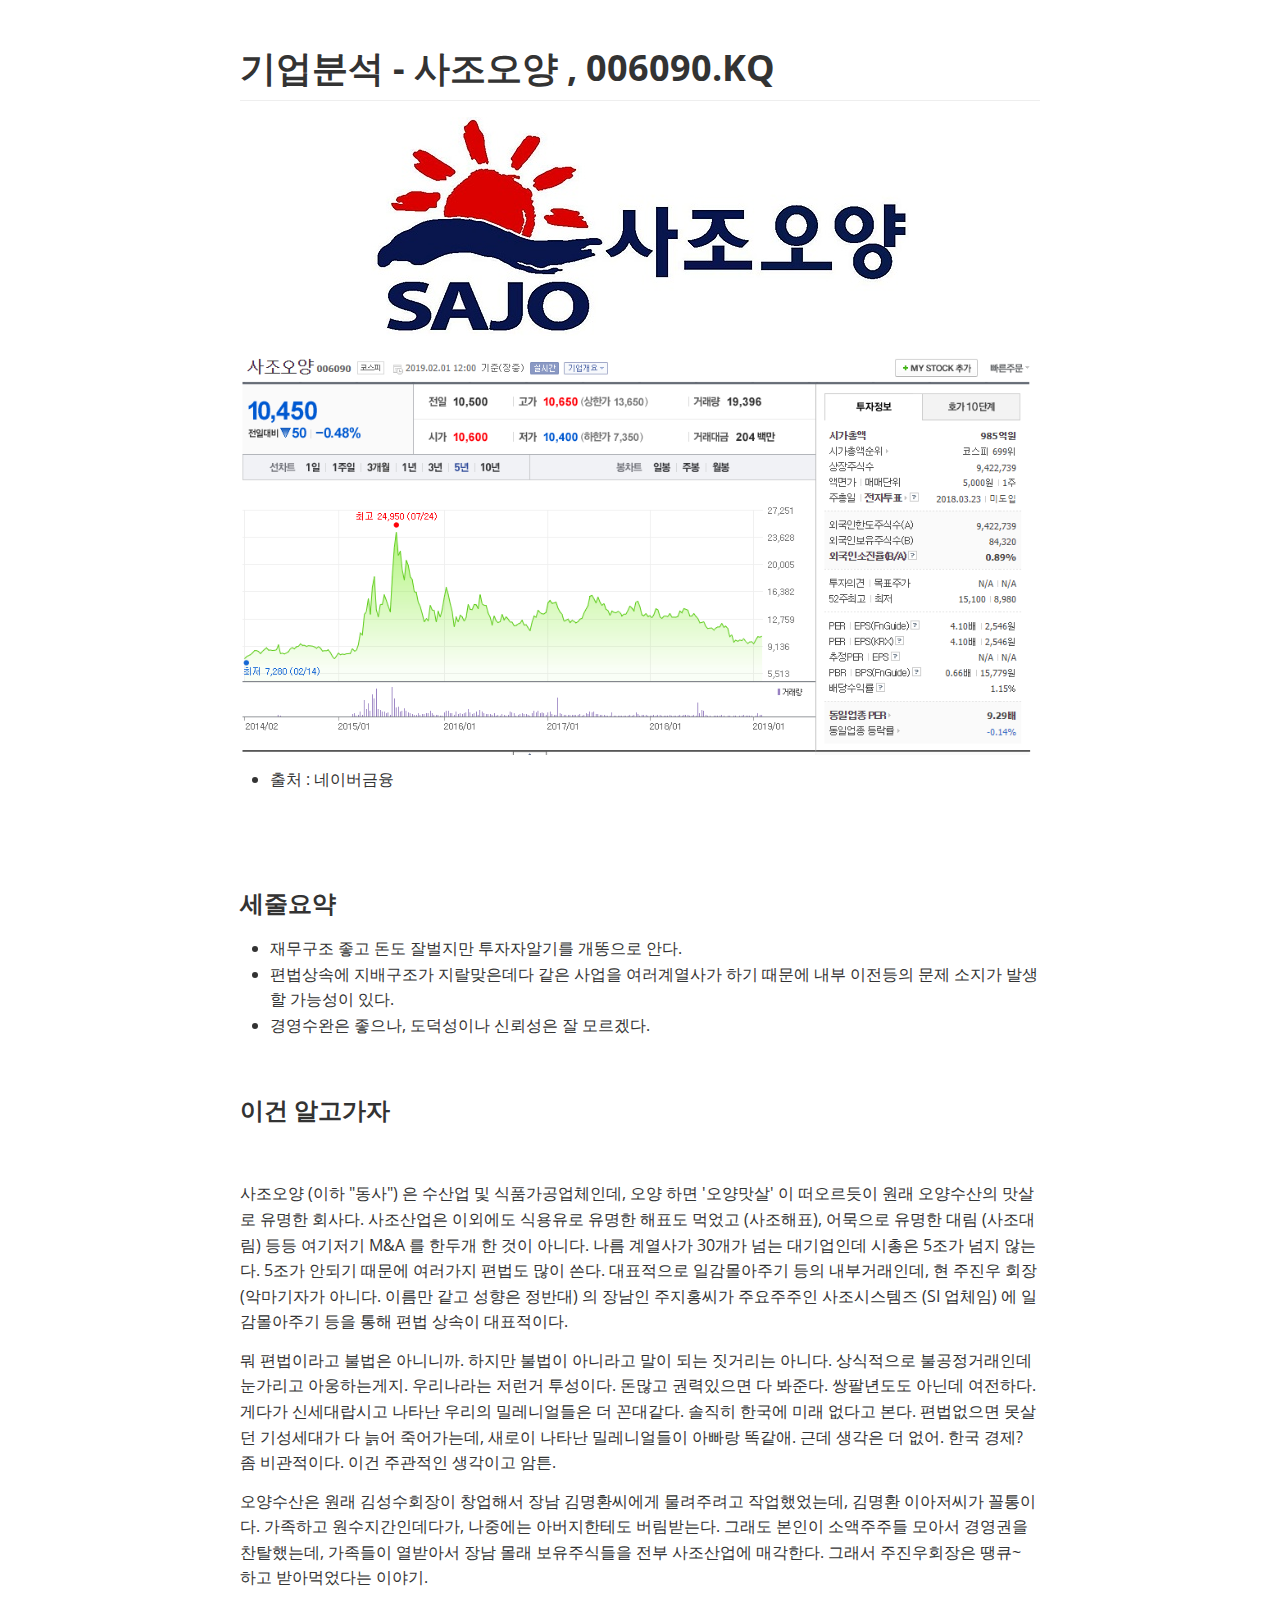
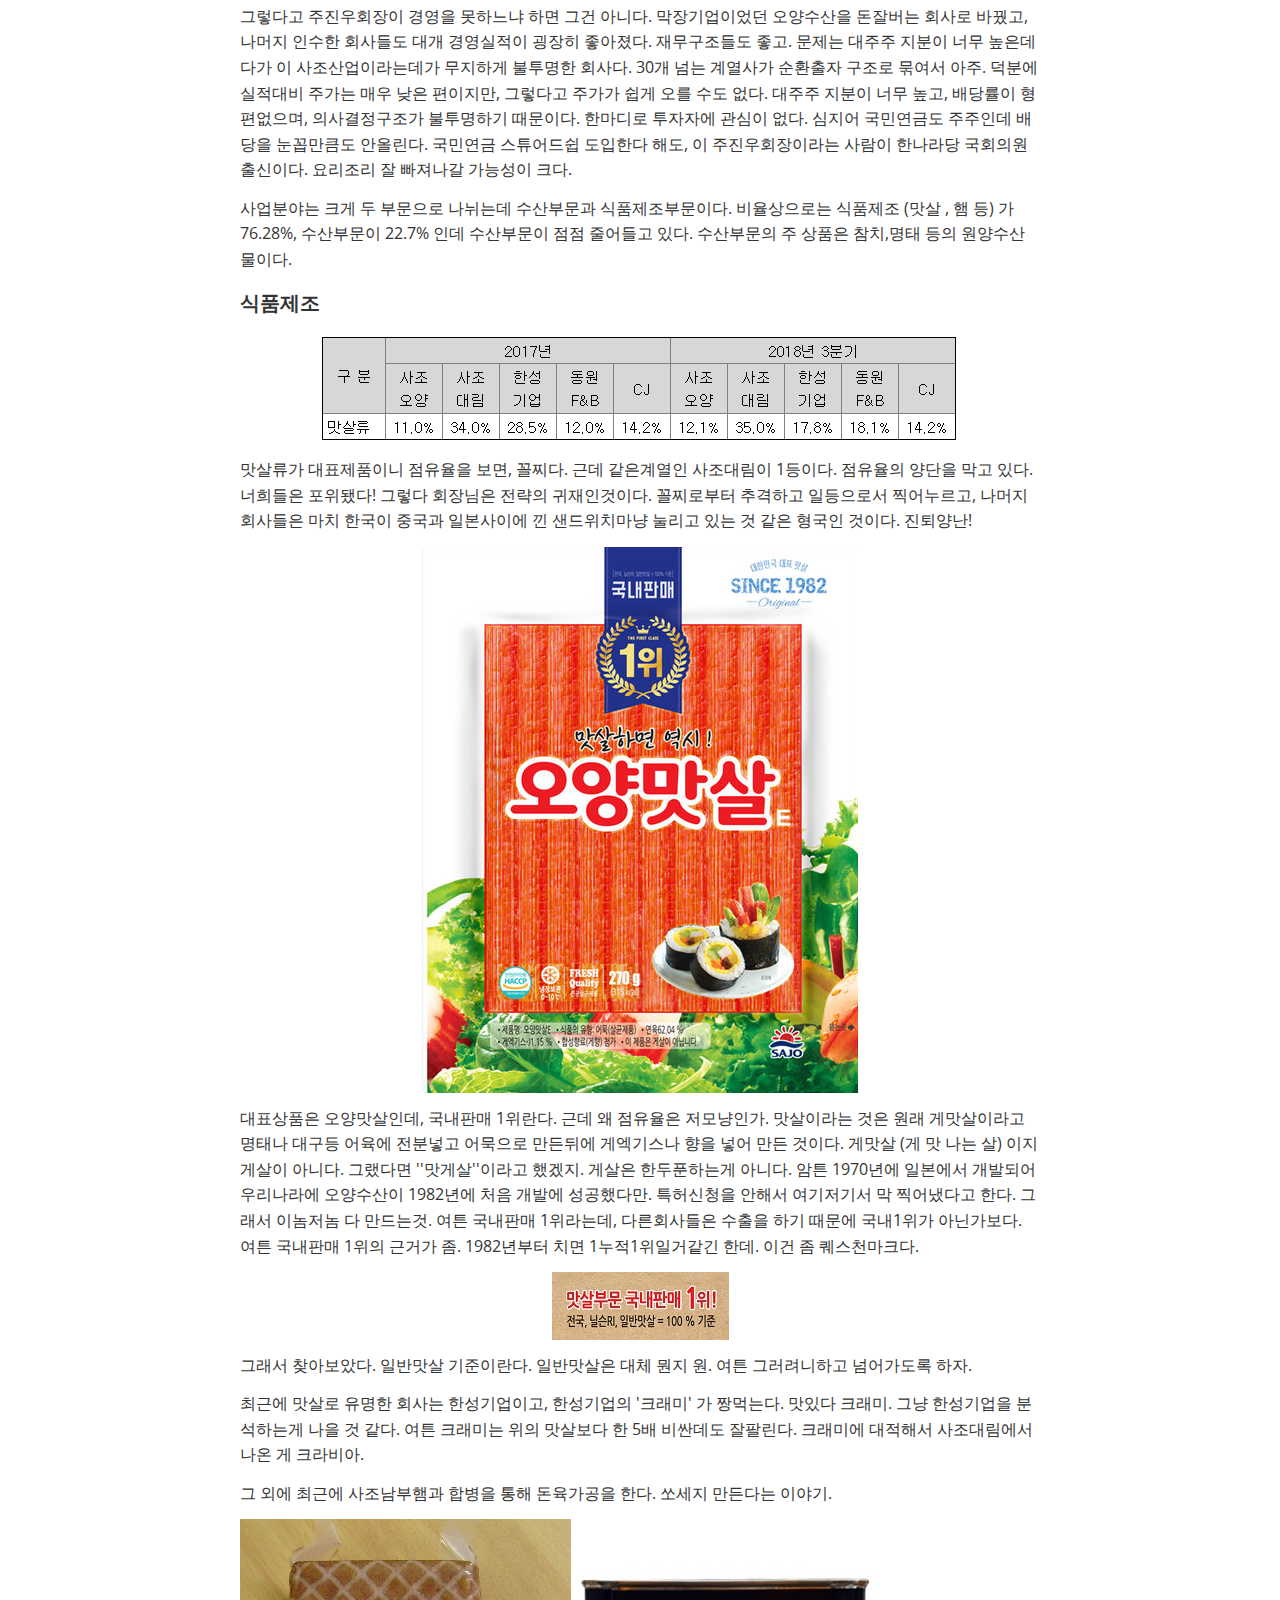
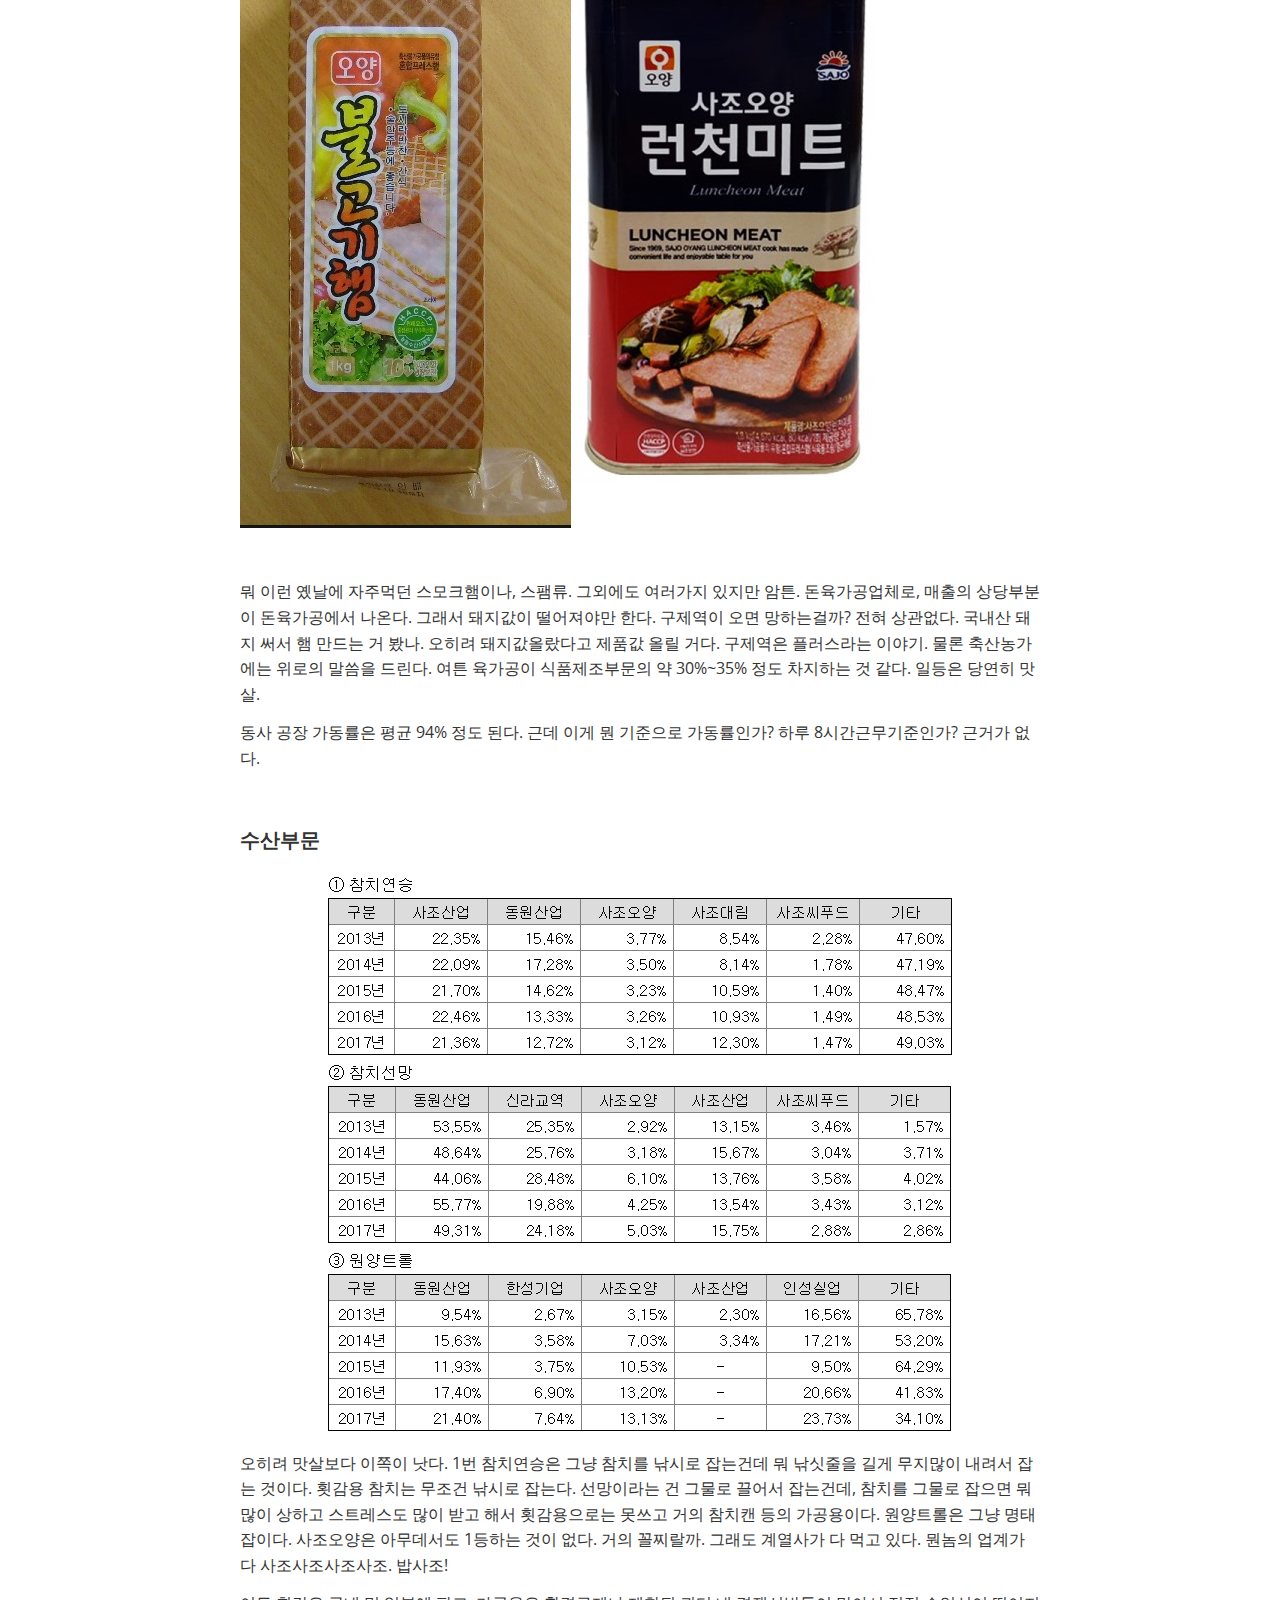
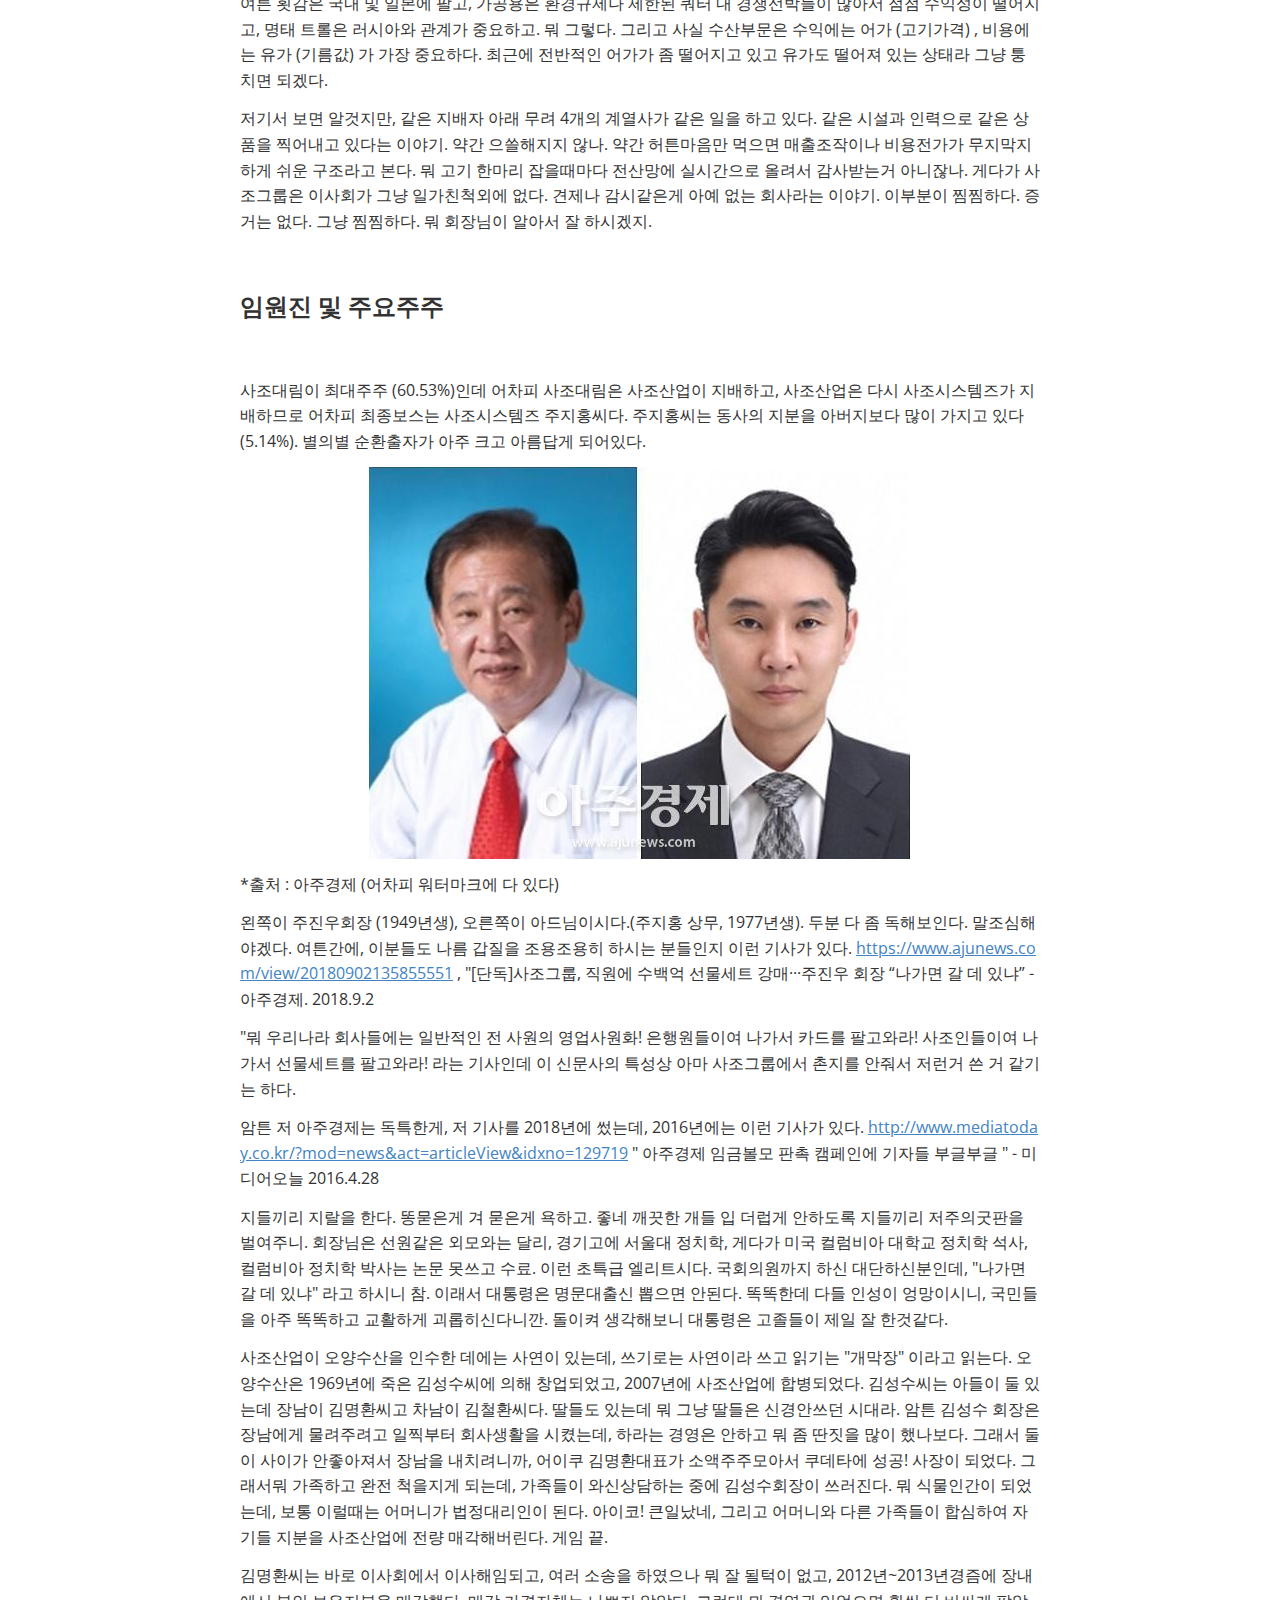
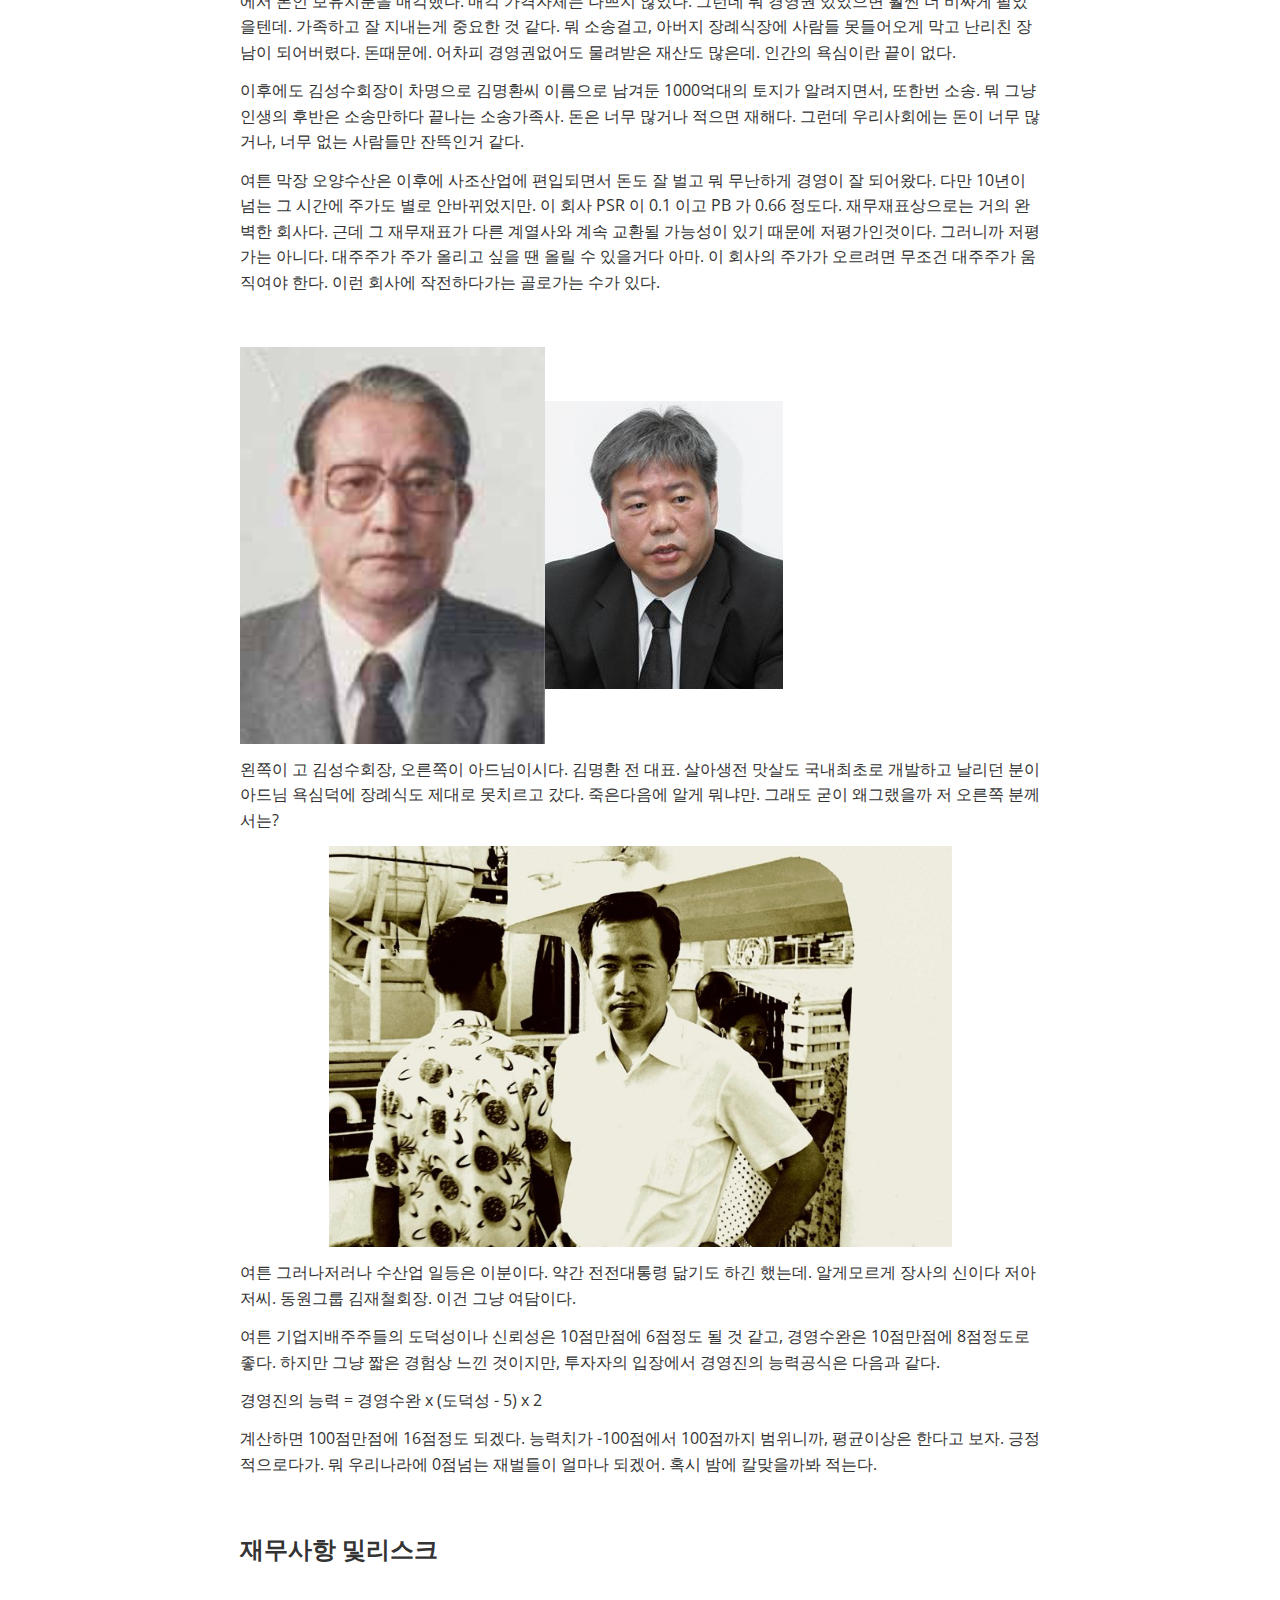
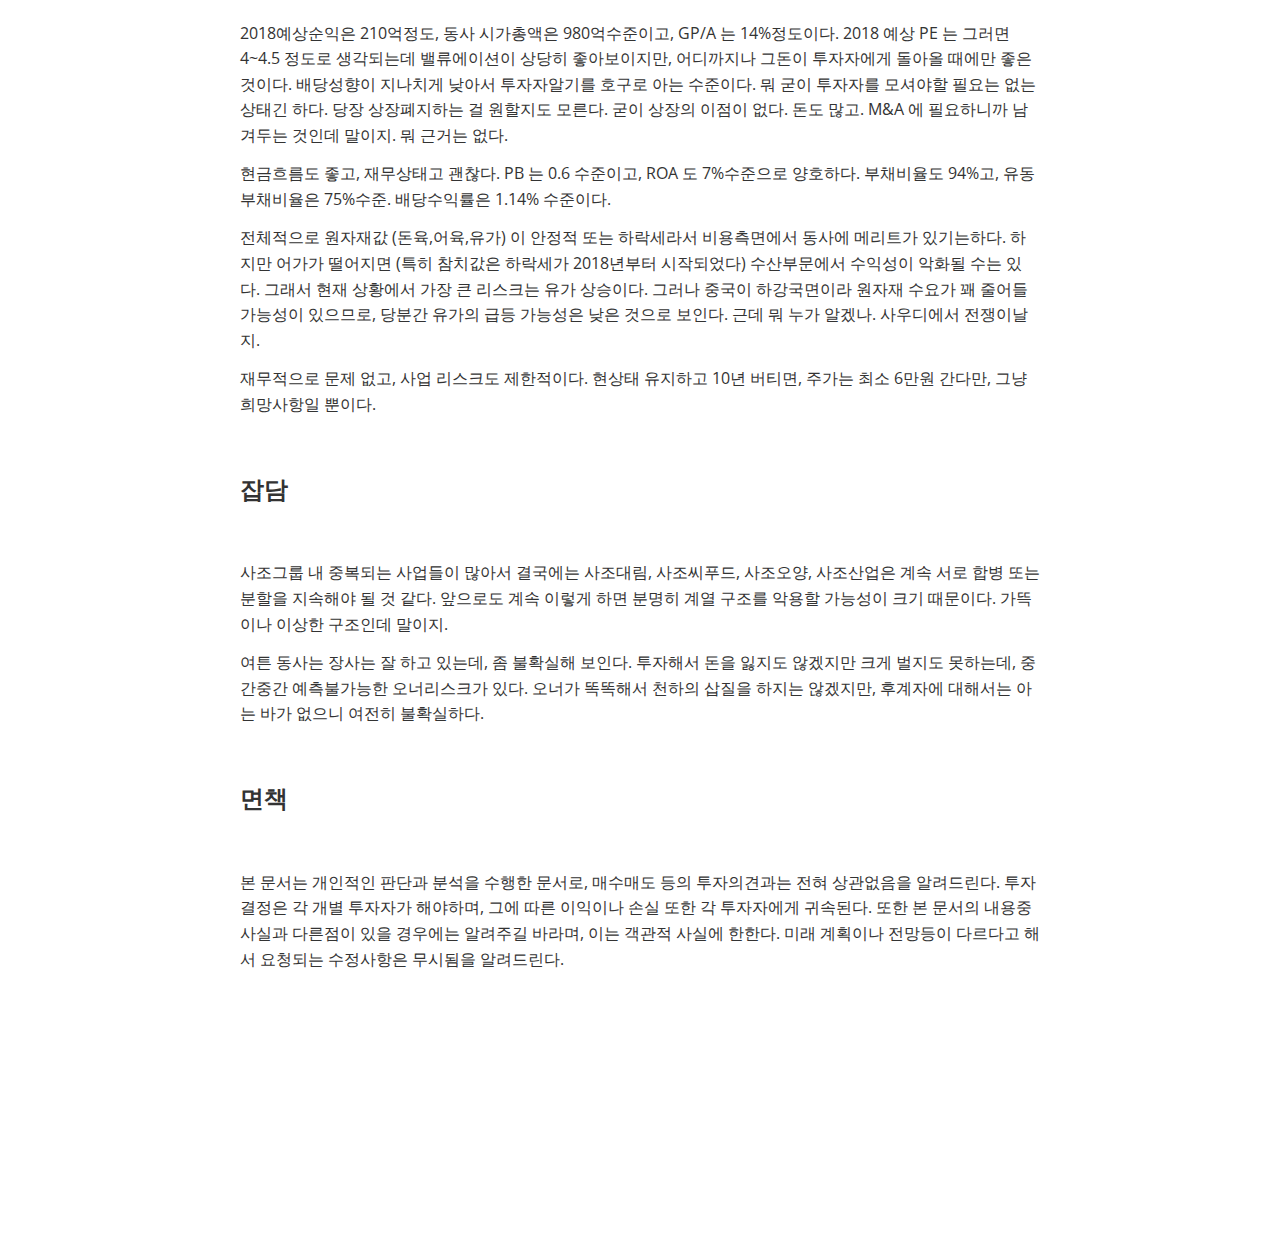
<file: _posts/sajo-006090-20190126/index.html>
<!doctype html>
<html>
<head>
<meta charset='UTF-8'><meta name='viewport' content='width=device-width initial-scale=1'>
<title>사조오양 006090 20190126</title><link href='https://fonts.loli.net/css?family=Open+Sans:400italic,700italic,700,400&subset=latin,latin-ext' rel='stylesheet' type='text/css' /><style type='text/css'>html {overflow-x: initial !important;}:root { --bg-color:#ffffff; --text-color:#333333; --select-text-bg-color:#B5D6FC; --select-text-font-color:auto; --monospace:"Lucida Console",Consolas,"Courier",monospace; }
html { font-size: 14px; background-color: var(--bg-color); color: var(--text-color); font-family: "Helvetica Neue", Helvetica, Arial, sans-serif; -webkit-font-smoothing: antialiased; }
body { margin: 0px; padding: 0px; height: auto; bottom: 0px; top: 0px; left: 0px; right: 0px; font-size: 1rem; line-height: 1.42857; overflow-x: hidden; background: inherit; }
iframe { margin: auto; }
a.url { word-break: break-all; }
a:active, a:hover { outline: 0px; }
.in-text-selection, ::selection { text-shadow: none; background: var(--select-text-bg-color); color: var(--select-text-font-color); }
#write { margin: 0px auto; height: auto; width: inherit; word-break: normal; word-wrap: break-word; position: relative; white-space: normal; overflow-x: visible; padding-top: 40px; }
#write.first-line-indent p { text-indent: 2em; }
#write.first-line-indent li p, #write.first-line-indent p * { text-indent: 0px; }
#write.first-line-indent li { margin-left: 2em; }
.for-image #write { padding-left: 8px; padding-right: 8px; }
body.typora-export { padding-left: 30px; padding-right: 30px; }
.typora-export .footnote-line, .typora-export li, .typora-export p { white-space: pre-wrap; }
@media screen and (max-width: 500px) {
  body.typora-export { padding-left: 0px; padding-right: 0px; }
  #write { padding-left: 20px; padding-right: 20px; }
  .CodeMirror-sizer { margin-left: 0px !important; }
  .CodeMirror-gutters { display: none !important; }
}
#write li > figure:first-child { margin-top: -20px; }
#write ol, #write ul { position: relative; }
img { max-width: 100%; vertical-align: middle; }
button, input, select, textarea { color: inherit; font-style: inherit; font-variant: inherit; font-weight: inherit; font-stretch: inherit; font-size: inherit; line-height: inherit; font-family: inherit; }
input[type="checkbox"], input[type="radio"] { line-height: normal; padding: 0px; }
*, ::after, ::before { box-sizing: border-box; }
#write h1, #write h2, #write h3, #write h4, #write h5, #write h6, #write p, #write pre { width: inherit; }
#write h1, #write h2, #write h3, #write h4, #write h5, #write h6, #write p { position: relative; }
h1, h2, h3, h4, h5, h6 { break-after: avoid-page; break-inside: avoid; orphans: 2; }
p { orphans: 4; }
h1 { font-size: 2rem; }
h2 { font-size: 1.8rem; }
h3 { font-size: 1.6rem; }
h4 { font-size: 1.4rem; }
h5 { font-size: 1.2rem; }
h6 { font-size: 1rem; }
.md-math-block, .md-rawblock, h1, h2, h3, h4, h5, h6, p { margin-top: 1rem; margin-bottom: 1rem; }
.hidden { display: none; }
.md-blockmeta { color: rgb(204, 204, 204); font-weight: 700; font-style: italic; }
a { cursor: pointer; }
sup.md-footnote { padding: 2px 4px; background-color: rgba(238, 238, 238, 0.7); color: rgb(85, 85, 85); border-radius: 4px; cursor: pointer; }
sup.md-footnote a, sup.md-footnote a:hover { color: inherit; text-transform: inherit; text-decoration: inherit; }
#write input[type="checkbox"] { cursor: pointer; width: inherit; height: inherit; }
figure { overflow-x: auto; margin: 1.2em 0px; max-width: calc(100% + 16px); padding: 0px; }
figure > table { margin: 0px !important; }
tr { break-inside: avoid; break-after: auto; }
thead { display: table-header-group; }
table { border-collapse: collapse; border-spacing: 0px; width: 100%; overflow: auto; break-inside: auto; text-align: left; }
table.md-table td { min-width: 32px; }
.CodeMirror-gutters { border-right: 0px; background-color: inherit; }
.CodeMirror { text-align: left; }
.CodeMirror-placeholder { opacity: 0.3; }
.CodeMirror pre { padding: 0px 4px; }
.CodeMirror-lines { padding: 0px; }
div.hr:focus { cursor: none; }
#write pre { white-space: pre-wrap; }
#write.fences-no-line-wrapping pre { white-space: pre; }
#write pre.ty-contain-cm { white-space: normal; }
.CodeMirror-gutters { margin-right: 4px; }
.md-fences { font-size: 0.9rem; display: block; break-inside: avoid; text-align: left; overflow: visible; white-space: pre; background: inherit; position: relative !important; }
.md-diagram-panel { width: 100%; margin-top: 10px; text-align: center; padding-top: 0px; padding-bottom: 8px; overflow-x: auto; }
#write .md-fences.mock-cm { white-space: pre-wrap; }
.md-fences.md-fences-with-lineno { padding-left: 0px; }
#write.fences-no-line-wrapping .md-fences.mock-cm { white-space: pre; overflow-x: auto; }
.md-fences.mock-cm.md-fences-with-lineno { padding-left: 8px; }
.CodeMirror-line, twitterwidget { break-inside: avoid; }
.footnotes { opacity: 0.8; font-size: 0.9rem; margin-top: 1em; margin-bottom: 1em; }
.footnotes + .footnotes { margin-top: 0px; }
.md-reset { margin: 0px; padding: 0px; border: 0px; outline: 0px; vertical-align: top; background: 0px 0px; text-decoration: none; text-shadow: none; float: none; position: static; width: auto; height: auto; white-space: nowrap; cursor: inherit; -webkit-tap-highlight-color: transparent; line-height: normal; font-weight: 400; text-align: left; box-sizing: content-box; direction: ltr; }
li div { padding-top: 0px; }
blockquote { margin: 1rem 0px; }
li .mathjax-block, li p { margin: 0.5rem 0px; }
li { margin: 0px; position: relative; }
blockquote > :last-child { margin-bottom: 0px; }
blockquote > :first-child, li > :first-child { margin-top: 0px; }
.footnotes-area { color: rgb(136, 136, 136); margin-top: 0.714rem; padding-bottom: 0.143rem; white-space: normal; }
#write .footnote-line { white-space: pre-wrap; }
@media print {
  body, html { border: 1px solid transparent; height: 99%; break-after: avoid; break-before: avoid; }
  #write { margin-top: 0px; padding-top: 0px; border-color: transparent !important; }
  .typora-export * { -webkit-print-color-adjust: exact; }
  html.blink-to-pdf { font-size: 13px; }
  .typora-export #write { padding-left: 32px; padding-right: 32px; padding-bottom: 0px; break-after: avoid; }
  .typora-export #write::after { height: 0px; }
  @page { margin: 20mm 0px; }
}
.footnote-line { margin-top: 0.714em; font-size: 0.7em; }
a img, img a { cursor: pointer; }
pre.md-meta-block { font-size: 0.8rem; min-height: 0.8rem; white-space: pre-wrap; background: rgb(204, 204, 204); display: block; overflow-x: hidden; }
p > .md-image:only-child:not(.md-img-error) img, p > img:only-child { display: block; margin: auto; }
p > .md-image:only-child { display: inline-block; width: 100%; }
#write .MathJax_Display { margin: 0.8em 0px 0px; }
.md-math-block { width: 100%; }
.md-math-block:not(:empty)::after { display: none; }
[contenteditable="true"]:active, [contenteditable="true"]:focus { outline: 0px; box-shadow: none; }
.md-task-list-item { position: relative; list-style-type: none; }
.task-list-item.md-task-list-item { padding-left: 0px; }
.md-task-list-item > input { position: absolute; top: 0px; left: 0px; margin-left: -1.2em; margin-top: calc(1em - 10px); border: none; }
.math { font-size: 1rem; }
.md-toc { min-height: 3.58rem; position: relative; font-size: 0.9rem; border-radius: 10px; }
.md-toc-content { position: relative; margin-left: 0px; }
.md-toc-content::after, .md-toc::after { display: none; }
.md-toc-item { display: block; color: rgb(65, 131, 196); }
.md-toc-item a { text-decoration: none; }
.md-toc-inner:hover { text-decoration: underline; }
.md-toc-inner { display: inline-block; cursor: pointer; }
.md-toc-h1 .md-toc-inner { margin-left: 0px; font-weight: 700; }
.md-toc-h2 .md-toc-inner { margin-left: 2em; }
.md-toc-h3 .md-toc-inner { margin-left: 4em; }
.md-toc-h4 .md-toc-inner { margin-left: 6em; }
.md-toc-h5 .md-toc-inner { margin-left: 8em; }
.md-toc-h6 .md-toc-inner { margin-left: 10em; }
@media screen and (max-width: 48em) {
  .md-toc-h3 .md-toc-inner { margin-left: 3.5em; }
  .md-toc-h4 .md-toc-inner { margin-left: 5em; }
  .md-toc-h5 .md-toc-inner { margin-left: 6.5em; }
  .md-toc-h6 .md-toc-inner { margin-left: 8em; }
}
a.md-toc-inner { font-size: inherit; font-style: inherit; font-weight: inherit; line-height: inherit; }
.footnote-line a:not(.reversefootnote) { color: inherit; }
.md-attr { display: none; }
.md-fn-count::after { content: "."; }
code, pre, samp, tt { font-family: var(--monospace); }
kbd { margin: 0px 0.1em; padding: 0.1em 0.6em; font-size: 0.8em; color: rgb(36, 39, 41); background: rgb(255, 255, 255); border: 1px solid rgb(173, 179, 185); border-radius: 3px; box-shadow: rgba(12, 13, 14, 0.2) 0px 1px 0px, rgb(255, 255, 255) 0px 0px 0px 2px inset; white-space: nowrap; vertical-align: middle; }
.md-comment { color: rgb(162, 127, 3); opacity: 0.8; font-family: var(--monospace); }
code { text-align: left; vertical-align: initial; }
a.md-print-anchor { white-space: pre !important; border-width: initial !important; border-style: none !important; border-color: initial !important; display: inline-block !important; position: absolute !important; width: 1px !important; right: 0px !important; outline: 0px !important; background: 0px 0px !important; text-decoration: initial !important; text-shadow: initial !important; }
.md-inline-math .MathJax_SVG .noError { display: none !important; }
.html-for-mac .inline-math-svg .MathJax_SVG { vertical-align: 0.2px; }
.md-math-block .MathJax_SVG_Display { text-align: center; margin: 0px; position: relative; text-indent: 0px; max-width: none; max-height: none; min-height: 0px; min-width: 100%; width: auto; overflow-y: hidden; display: block !important; }
.MathJax_SVG_Display, .md-inline-math .MathJax_SVG_Display { width: auto; margin: inherit; display: inline-block !important; }
.MathJax_SVG .MJX-monospace { font-family: var(--monospace); }
.MathJax_SVG .MJX-sans-serif { font-family: sans-serif; }
.MathJax_SVG { display: inline; font-style: normal; font-weight: 400; line-height: normal; zoom: 90%; text-indent: 0px; text-align: left; text-transform: none; letter-spacing: normal; word-spacing: normal; word-wrap: normal; white-space: nowrap; float: none; direction: ltr; max-width: none; max-height: none; min-width: 0px; min-height: 0px; border: 0px; padding: 0px; margin: 0px; }
.MathJax_SVG * { transition: none; }
.MathJax_SVG_Display svg { vertical-align: middle !important; margin-bottom: 0px !important; }
.os-windows.monocolor-emoji .md-emoji { font-family: "Segoe UI Symbol", sans-serif; }
.md-diagram-panel > svg { max-width: 100%; }
[lang="mermaid"] svg, [lang="flow"] svg { max-width: 100%; }
[lang="mermaid"] .node text { font-size: 1rem; }
table tr th { border-bottom: 0px; }
video { max-width: 100%; display: block; margin: 0px auto; }
iframe { max-width: 100%; width: 100%; border: none; }
.highlight td, .highlight tr { border: 0px; }


:root { --side-bar-bg-color: #fafafa; --control-text-color: #777; }
html { font-size: 16px; }
body { font-family: "Open Sans", "Clear Sans", "Helvetica Neue", Helvetica, Arial, sans-serif; color: rgb(51, 51, 51); line-height: 1.6; }
#write { max-width: 860px; margin: 0px auto; padding: 30px 30px 100px; }
#write > ul:first-child, #write > ol:first-child { margin-top: 30px; }
a { color: rgb(65, 131, 196); }
h1, h2, h3, h4, h5, h6 { position: relative; margin-top: 1rem; margin-bottom: 1rem; font-weight: bold; line-height: 1.4; cursor: text; }
h1:hover a.anchor, h2:hover a.anchor, h3:hover a.anchor, h4:hover a.anchor, h5:hover a.anchor, h6:hover a.anchor { text-decoration: none; }
h1 tt, h1 code { font-size: inherit; }
h2 tt, h2 code { font-size: inherit; }
h3 tt, h3 code { font-size: inherit; }
h4 tt, h4 code { font-size: inherit; }
h5 tt, h5 code { font-size: inherit; }
h6 tt, h6 code { font-size: inherit; }
h1 { padding-bottom: 0.3em; font-size: 2.25em; line-height: 1.2; border-bottom: 1px solid rgb(238, 238, 238); }
h2 { padding-bottom: 0.3em; font-size: 1.75em; line-height: 1.225; border-bottom: 1px solid rgb(238, 238, 238); }
h3 { font-size: 1.5em; line-height: 1.43; }
h4 { font-size: 1.25em; }
h5 { font-size: 1em; }
h6 { font-size: 1em; color: rgb(119, 119, 119); }
p, blockquote, ul, ol, dl, table { margin: 0.8em 0px; }
li > ol, li > ul { margin: 0px; }
hr { height: 2px; padding: 0px; margin: 16px 0px; background-color: rgb(231, 231, 231); border: 0px none; overflow: hidden; box-sizing: content-box; }
li p.first { display: inline-block; }
ul, ol { padding-left: 30px; }
ul:first-child, ol:first-child { margin-top: 0px; }
ul:last-child, ol:last-child { margin-bottom: 0px; }
blockquote { border-left: 4px solid rgb(223, 226, 229); padding: 0px 15px; color: rgb(119, 119, 119); }
blockquote blockquote { padding-right: 0px; }
table { padding: 0px; word-break: initial; }
table tr { border-top: 1px solid rgb(223, 226, 229); margin: 0px; padding: 0px; }
table tr:nth-child(2n), thead { background-color: rgb(248, 248, 248); }
table tr th { font-weight: bold; border-width: 1px 1px 0px; border-top-style: solid; border-right-style: solid; border-left-style: solid; border-top-color: rgb(223, 226, 229); border-right-color: rgb(223, 226, 229); border-left-color: rgb(223, 226, 229); border-image: initial; border-bottom-style: initial; border-bottom-color: initial; text-align: left; margin: 0px; padding: 6px 13px; }
table tr td { border: 1px solid rgb(223, 226, 229); text-align: left; margin: 0px; padding: 6px 13px; }
table tr th:first-child, table tr td:first-child { margin-top: 0px; }
table tr th:last-child, table tr td:last-child { margin-bottom: 0px; }
.CodeMirror-lines { padding-left: 4px; }
.code-tooltip { box-shadow: rgba(0, 28, 36, 0.3) 0px 1px 1px 0px; border-top: 1px solid rgb(238, 242, 242); }
.md-fences, code, tt { border: 1px solid rgb(231, 234, 237); background-color: rgb(248, 248, 248); border-radius: 3px; padding: 2px 4px 0px; font-size: 0.9em; }
code { background-color: rgb(243, 244, 244); padding: 0px 2px; }
.md-fences { margin-bottom: 15px; margin-top: 15px; padding-top: 8px; padding-bottom: 6px; }
.md-task-list-item > input { margin-left: -1.3em; }
@media print {
  html { font-size: 13px; }
  table, pre { break-inside: avoid; }
  pre { word-wrap: break-word; }
}
.md-fences { background-color: rgb(248, 248, 248); }
#write pre.md-meta-block { padding: 1rem; font-size: 85%; line-height: 1.45; background-color: rgb(247, 247, 247); border: 0px; border-radius: 3px; color: rgb(119, 119, 119); margin-top: 0px !important; }
.mathjax-block > .code-tooltip { bottom: 0.375rem; }
.md-mathjax-midline { background: rgb(250, 250, 250); }
#write > h3.md-focus::before { left: -1.5625rem; top: 0.375rem; }
#write > h4.md-focus::before { left: -1.5625rem; top: 0.285714rem; }
#write > h5.md-focus::before { left: -1.5625rem; top: 0.285714rem; }
#write > h6.md-focus::before { left: -1.5625rem; top: 0.285714rem; }
.md-image > .md-meta { border-radius: 3px; padding: 2px 0px 0px 4px; font-size: 0.9em; color: inherit; }
.md-tag { color: rgb(167, 167, 167); opacity: 1; }
.md-toc { margin-top: 20px; padding-bottom: 20px; }
.sidebar-tabs { border-bottom: none; }
#typora-quick-open { border: 1px solid rgb(221, 221, 221); background-color: rgb(248, 248, 248); }
#typora-quick-open-item { background-color: rgb(250, 250, 250); border-color: rgb(254, 254, 254) rgb(229, 229, 229) rgb(229, 229, 229) rgb(238, 238, 238); border-style: solid; border-width: 1px; }
.on-focus-mode blockquote { border-left-color: rgba(85, 85, 85, 0.12); }
header, .context-menu, .megamenu-content, footer { font-family: "Segoe UI", Arial, sans-serif; }
.file-node-content:hover .file-node-icon, .file-node-content:hover .file-node-open-state { visibility: visible; }
.mac-seamless-mode #typora-sidebar { background-color: var(--side-bar-bg-color); }
.md-lang { color: rgb(180, 101, 77); }
.html-for-mac .context-menu { --item-hover-bg-color: #E6F0FE; }
#md-notification .btn { border: 0px; }
.dropdown-menu .divider { border-color: rgb(229, 229, 229); }





 .typora-export li, .typora-export p, .typora-export,  .footnote-line {white-space: normal;} 
</style>
</head>
<body class='typora-export os-windows' >
<div  id='write'  class = 'is-node'><h1><a name='header-n0' class='md-header-anchor '></a>기업분석 - 사조오양 , 006090.KQ</h1><p><img src='1548984027119.png' alt='1548984027119' referrerPolicy='no-referrer' /></p><p><img src='1548990060838.png' alt='1548990060838' referrerPolicy='no-referrer' /></p><ul><li>출처 : 네이버금융</li></ul><p>&nbsp;</p><p>&nbsp;</p><h3><a name='header-n9' class='md-header-anchor '></a>세줄요약</h3><ul><li>재무구조 좋고 돈도 잘벌지만 투자자알기를 개똥으로 안다.</li><li>편법상속에 지배구조가 지랄맞은데다 같은 사업을 여러계열사가 하기 때문에 내부 이전등의 문제 소지가 발생할 가능성이 있다.</li><li>경영수완은 좋으나, 도덕성이나 신뢰성은 잘 모르겠다.</li></ul><p>&nbsp;</p><h3><a name='header-n18' class='md-header-anchor '></a>이건 알고가자</h3><p>&nbsp;</p><p>사조오양 (이하 &quot;동사&quot;) 은 수산업 및 식품가공업체인데, 오양 하면 &#39;오양맛살&#39; 이 떠오르듯이 원래 오양수산의 맛살로 유명한 회사다. 사조산업은 이외에도 식용유로 유명한 해표도 먹었고 (사조해표), 어묵으로 유명한 대림 (사조대림) 등등 여기저기 M&amp;A 를 한두개 한 것이 아니다. 나름 계열사가 30개가 넘는 대기업인데 시총은 5조가 넘지 않는다. 5조가 안되기 때문에 여러가지 편법도 많이 쓴다. 대표적으로 일감몰아주기 등의 내부거래인데, 현 주진우 회장 (악마기자가 아니다. 이름만 같고 성향은 정반대) 의 장남인 주지홍씨가 주요주주인 사조시스템즈 (SI 업체임) 에 일감몰아주기 등을 통해 편법 상속이 대표적이다. </p><p>뭐 편법이라고 불법은 아니니까. 하지만 불법이 아니라고 말이 되는 짓거리는 아니다. 상식적으로 불공정거래인데 눈가리고 아웅하는게지. 우리나라는 저런거 투성이다. 돈많고 권력있으면 다 봐준다. 쌍팔년도도 아닌데 여전하다. 게다가 신세대랍시고 나타난 우리의 밀레니얼들은 더 꼰대같다. 솔직히 한국에 미래 없다고 본다. 편법없으면 못살던 기성세대가 다 늙어 죽어가는데, 새로이 나타난 밀레니얼들이 아빠랑 똑같애. 근데 생각은 더 없어. 한국 경제? 좀 비관적이다. 이건 주관적인 생각이고 암튼.</p><p>오양수산은 원래 김성수회장이 창업해서 장남 김명환씨에게 물려주려고 작업했었는데, 김명환 이아저씨가 꼴통이다. 가족하고 원수지간인데다가, 나중에는 아버지한테도 버림받는다. 그래도 본인이 소액주주들 모아서 경영권을 찬탈했는데, 가족들이 열받아서 장남 몰래 보유주식들을 전부 사조산업에 매각한다. 그래서 주진우회장은 땡큐~ 하고 받아먹었다는 이야기. </p><p>그렇다고 주진우회장이 경영을 못하느냐 하면 그건 아니다. 막장기업이었던 오양수산을 돈잘버는 회사로 바꿨고, 나머지 인수한 회사들도 대개 경영실적이 굉장히 좋아졌다. 재무구조들도 좋고. 문제는 대주주 지분이 너무 높은데다가 이 사조산업이라는데가 무지하게 불투명한 회사다. 30개 넘는 계열사가 순환출자 구조로 묶여서 아주. 덕분에 실적대비 주가는 매우 낮은 편이지만, 그렇다고 주가가 쉽게 오를 수도 없다. 대주주 지분이 너무 높고, 배당률이 형편없으며, 의사결정구조가 불투명하기 때문이다. 한마디로 투자자에 관심이 없다. 심지어 국민연금도 주주인데 배당을 눈꼽만큼도 안올린다. 국민연금 스튜어드쉽 도입한다 해도, 이 주진우회장이라는 사람이 한나라당 국회의원 출신이다. 요리조리 잘 빠져나갈 가능성이 크다.</p><p>사업분야는 크게 두 부문으로 나뉘는데 수산부문과 식품제조부문이다. 비율상으로는 식품제조 (맛살 , 햄 등) 가 76.28%, 수산부문이 22.7% 인데 수산부문이 점점 줄어들고 있다. 수산부문의 주 상품은 참치,명태 등의 원양수산물이다. </p><h4><a name='header-n25' class='md-header-anchor '></a>식품제조</h4><p><img src='1548984296878.png' alt='1548984296878' referrerPolicy='no-referrer' /></p><p>맛살류가 대표제품이니 점유율을 보면, 꼴찌다. 근데 같은계열인 사조대림이 1등이다. 점유율의 양단을 막고 있다. 너희들은 포위됐다! 그렇다 회장님은 전략의 귀재인것이다. 꼴찌로부터 추격하고 일등으로서 찍어누르고, 나머지 회사들은 마치 한국이 중국과 일본사이에 낀 샌드위치마냥 눌리고 있는 것 같은 형국인 것이다. 진퇴양난!</p><p><img src='1548984700743.png' alt='1548984700743' referrerPolicy='no-referrer' /></p><p>대표상품은 오양맛살인데, 국내판매 1위란다. 근데 왜 점유율은 저모냥인가.  맛살이라는 것은 원래 게맛살이라고 명태나 대구등 어육에 전분넣고 어묵으로 만든뒤에 게엑기스나 향을 넣어 만든 것이다. 게맛살 (게 맛 나는 살) 이지 게살이 아니다. 그랬다면 &#39;&#39;맛게살&#39;&#39;이라고 했겠지. 게살은 한두푼하는게 아니다. 암튼 1970년에 일본에서 개발되어 우리나라에 오양수산이 1982년에 처음 개발에 성공했다만. 특허신청을 안해서 여기저기서 막 찍어냈다고 한다. 그래서 이놈저놈 다 만드는것. 여튼 국내판매 1위라는데, 다른회사들은 수출을 하기 때문에 국내1위가 아닌가보다. 여튼 국내판매 1위의 근거가 좀. 1982년부터 치면 1누적1위일거같긴 한데. 이건 좀 퀘스천마크다.</p><p><img src='1548985424765.png' alt='1548985424765' referrerPolicy='no-referrer' /></p><p>그래서 찾아보았다. 일반맛살 기준이란다. 일반맛살은 대체 뭔지 원.  여튼 그러려니하고 넘어가도록 하자. </p><p>최근에 맛살로 유명한 회사는 한성기업이고, 한성기업의 &#39;크래미&#39; 가 짱먹는다. 맛있다 크래미. 그냥 한성기업을 분석하는게 나을 것 같다. 여튼 크래미는 위의 맛살보다 한 5배 비싼데도 잘팔린다.  크래미에 대적해서 사조대림에서 나온 게 크라비아. </p><p> 그 외에 최근에 사조남부햄과 합병을 통해 돈육가공을 한다. 쏘세지 만든다는 이야기.</p><p><img src='1548985934482.png' alt='1548985934482' referrerPolicy='no-referrer' /><img src='1548985960991.png' alt='1548985960991' referrerPolicy='no-referrer' /></p><p>&nbsp;</p><p>뭐 이런 옜날에 자주먹던 스모크햄이나,  스팸류. 그외에도 여러가지 있지만 암튼. 돈육가공업체로, 매출의 상당부분이 돈육가공에서 나온다. 그래서 돼지값이 떨어져야만 한다. 구제역이 오면 망하는걸까? 전혀 상관없다. 국내산 돼지 써서 햄 만드는 거 봤나. 오히려 돼지값올랐다고 제품값 올릴 거다. 구제역은 플러스라는 이야기. 물론 축산농가에는 위로의 말씀을 드린다. 여튼 육가공이 식품제조부문의 약 30%~35% 정도 차지하는 것 같다.  일등은 당연히 맛살.</p><p>동사 공장 가동률은 평균 94% 정도 된다. 근데 이게 뭔 기준으로 가동률인가? 하루 8시간근무기준인가? 근거가 없다. </p><p>&nbsp;</p><h4><a name='header-n39' class='md-header-anchor '></a>수산부문</h4><p><img src='1548984433776.png' alt='1548984433776' referrerPolicy='no-referrer' /></p><p>오히려 맛살보다 이쪽이 낫다. 1번 참치연승은 그냥 참치를 낚시로 잡는건데 뭐 낚싯줄을 길게 무지많이 내려서 잡는 것이다. 횟감용 참치는 무조건 낚시로 잡는다. 선망이라는 건 그물로 끌어서 잡는건데, 참치를 그물로 잡으면 뭐 많이 상하고 스트레스도 많이 받고 해서 횟감용으로는 못쓰고 거의 참치캔 등의 가공용이다.  원양트롤은 그냥 명태잡이다. 사조오양은 아무데서도 1등하는 것이 없다. 거의 꼴찌랄까. 그래도 계열사가 다 먹고 있다. 뭔놈의 업계가 다 사조사조사조사조. 밥사조!</p><p>여튼 횟감은 국내 및 일본에 팔고, 가공용은  환경규제나 제한된 쿼터 내 경쟁선박들이 많아서 점점 수익성이 떨어지고, 명태 트롤은 러시아와 관계가 중요하고. 뭐 그렇다. 그리고 사실 수산부문은 수익에는 어가 (고기가격) , 비용에는 유가 (기름값) 가 가장 중요하다. 최근에 전반적인 어가가 좀 떨어지고 있고 유가도 떨어져 있는 상태라 그냥 퉁 치면 되겠다. </p><p>저기서 보면 알것지만, 같은 지배자 아래 무려 4개의 계열사가 같은 일을 하고 있다. 같은 시설과 인력으로 같은 상품을 찍어내고 있다는 이야기. 약간 으쓸해지지 않나. 약간 허튼마음만 먹으면 매출조작이나 비용전가가 무지막지하게 쉬운 구조라고 본다.  뭐 고기 한마리 잡을때마다 전산망에 실시간으로 올려서 감사받는거 아니잖나. 게다가 사조그룹은 이사회가 그냥 일가친척외에 없다. 견제나 감시같은게 아예 없는 회사라는 이야기. 이부분이 찜찜하다. 증거는 없다. 그냥 찜찜하다. 뭐 회장님이 알아서 잘 하시겠지.</p><p>&nbsp;</p><h3><a name='header-n45' class='md-header-anchor '></a>임원진 및 주요주주</h3><p>&nbsp;</p><p>사조대림이 최대주주 (60.53%)인데 어차피 사조대림은 사조산업이 지배하고, 사조산업은 다시 사조시스템즈가 지배하므로 어차피 최종보스는 사조시스템즈 주지홍씨다. 주지홍씨는 동사의 지분을 아버지보다 많이 가지고 있다 (5.14%). 별의별 순환출자가 아주 크고 아름답게 되어있다. </p><p><img src='1548986810961.png' alt='1548986810961' referrerPolicy='no-referrer' /></p><p>*출처 : 아주경제 (어차피 워터마크에 다 있다)</p><p>왼쪽이 주진우회장 (1949년생), 오른쪽이 아드님이시다.(주지홍 상무, 1977년생). 두분 다 좀 독해보인다. 말조심해야겠다. 여튼간에, 이분들도 나름 갑질을 조용조용히 하시는 분들인지 이런 기사가 있다. <a href='https://www.ajunews.com/view/20180902135855551' target='_blank' class='url'>https://www.ajunews.com/view/20180902135855551</a> , &quot;[단독]사조그룹, 직원에 수백억 선물세트 강매···주진우 회장 “나가면 갈 데 있냐” - 아주경제. 2018.9.2</p><p>&quot;뭐 우리나라 회사들에는 일반적인 전 사원의 영업사원화! 은행원들이여 나가서 카드를 팔고와라! 사조인들이여 나가서 선물세트를 팔고와라! 라는 기사인데 이 신문사의 특성상 아마 사조그룹에서 촌지를 안줘서 저런거 쓴 거 같기는 하다. </p><p>암튼 저 아주경제는 독특한게, 저 기사를 2018년에 썼는데, 2016년에는 이런 기사가 있다. <a href='http://www.mediatoday.co.kr/?mod=news&act=articleView&idxno=129719' target='_blank' class='url'>http://www.mediatoday.co.kr/?mod=news&act=articleView&idxno=129719</a>  &quot;  아주경제 임금볼모 판촉 캠페인에 기자들 부글부글 &quot; - 미디어오늘 2016.4.28</p><p>지들끼리 지랄을 한다. 똥묻은게 겨 묻은게 욕하고. 좋네 깨끗한 개들 입 더럽게 안하도록 지들끼리 저주의굿판을 벌여주니. 회장님은 선원같은 외모와는 달리, 경기고에 서울대 정치학, 게다가 미국 컬럼비아 대학교 정치학 석사, 컬럼비아 정치학 박사는 논문 못쓰고 수료. 이런 초특급 엘리트시다. 국회의원까지 하신 대단하신분인데, &quot;나가면 갈 데 있냐&quot; 라고 하시니 참. 이래서 대통령은 명문대출신 뽑으면 안된다. 똑똑한데 다들 인성이 엉망이시니, 국민들을 아주 똑똑하고 교활하게 괴롭히신다니깐.   돌이켜 생각해보니 대통령은 고졸들이 제일 잘 한것같다.  </p><p>사조산업이 오양수산을 인수한 데에는 사연이 있는데, 쓰기로는 사연이라 쓰고 읽기는 &quot;개막장&quot; 이라고 읽는다. 오양수산은 1969년에 죽은 김성수씨에 의해 창업되었고,  2007년에 사조산업에 합병되었다. 김성수씨는 아들이 둘 있는데 장남이 김명환씨고 차남이 김철환씨다. 딸들도 있는데 뭐 그냥 딸들은 신경안쓰던 시대라. 암튼 김성수 회장은 장남에게 물려주려고 일찍부터 회사생활을 시켰는데, 하라는 경영은 안하고 뭐 좀 딴짓을 많이 했나보다. 그래서 둘이 사이가 안좋아져서 장남을 내치려니까, 어이쿠 김명환대표가 소액주주모아서 쿠데타에 성공! 사장이 되었다. 그래서뭐 가족하고 완전 척을지게 되는데, 가족들이 와신상담하는 중에 김성수회장이 쓰러진다. 뭐 식물인간이 되었는데, 보통 이럴때는 어머니가 법정대리인이 된다. 아이코! 큰일났네, 그리고 어머니와 다른 가족들이 합심하여 자기들 지분을 사조산업에 전량 매각해버린다. 게임 끝.</p><p>김명환씨는 바로 이사회에서 이사해임되고, 여러 소송을 하였으나 뭐 잘 될턱이 없고, 2012년~2013년경즘에 장내에서 본인 보유지분을 매각했다. 매각 가격자체는 나쁘지 않았다. 그런데 뭐 경영권 있었으면 훨씬 더 비싸게 팔았을텐데. 가족하고 잘 지내는게 중요한 것 같다.  뭐 소송걸고, 아버지 장례식장에 사람들 못들어오게 막고 난리친 장남이 되어버렸다. 돈때문에. 어차피 경영권없어도 물려받은 재산도 많은데. 인간의 욕심이란 끝이 없다.  </p><p>이후에도 김성수회장이 차명으로 김명환씨 이름으로 남겨둔 1000억대의 토지가 알려지면서, 또한번 소송. 뭐 그냥 인생의 후반은 소송만하다 끝나는 소송가족사.  돈은 너무 많거나 적으면 재해다. 그런데 우리사회에는 돈이 너무 많거나, 너무 없는 사람들만 잔뜩인거 같다.</p><p>여튼 막장 오양수산은 이후에 사조산업에 편입되면서 돈도 잘 벌고 뭐 무난하게 경영이 잘 되어왔다. 다만 10년이 넘는 그 시간에 주가도 별로 안바뀌었지만. 이 회사 PSR 이 0.1 이고 PB 가 0.66 정도다. 재무재표상으로는 거의 완벽한 회사다. 근데 그 재무재표가 다른 계열사와 계속 교환될 가능성이 있기 때문에 저평가인것이다. 그러니까 저평가는 아니다. 대주주가 주가 올리고 싶을 땐 올릴 수 있을거다 아마. 이 회사의 주가가 오르려면 무조건 대주주가 움직여야 한다. 이런 회사에 작전하다가는 골로가는 수가 있다. </p><p>&nbsp;</p><p><img src='1548988454018.png' alt='1548988454018' referrerPolicy='no-referrer' /><img src='1548988410410.png' alt='1548988410410' referrerPolicy='no-referrer' /></p><p>왼쪽이 고 김성수회장, 오른쪽이 아드님이시다. 김명환 전 대표.  살아생전 맛살도 국내최초로 개발하고 날리던 분이 아드님 욕심덕에 장례식도 제대로 못치르고 갔다. 죽은다음에 알게 뭐냐만. 그래도 굳이 왜그랬을까 저 오른쪽 분께서는?</p><p><img src='1548988726364.png' alt='1548988726364' referrerPolicy='no-referrer' /></p><p>여튼 그러나저러나 수산업 일등은 이분이다. 약간 전전대통령 닮기도 하긴 했는데. 알게모르게 장사의 신이다 저아저씨. 동원그룹 김재철회장. 이건 그냥 여담이다.</p><p>여튼 기업지배주주들의 도덕성이나 신뢰성은 10점만점에 6점정도 될 것 같고, 경영수완은 10점만점에 8점정도로 좋다. 하지만 그냥 짧은 경험상 느낀 것이지만,  투자자의 입장에서 경영진의 능력공식은 다음과 같다.</p><p><span>				</span>경영진의 능력 = 경영수완 x (도덕성 - 5)  x 2</p><p>계산하면 100점만점에 16점정도 되겠다. 능력치가 -100점에서 100점까지 범위니까, 평균이상은 한다고 보자. 긍정적으로다가. 뭐 우리나라에 0점넘는 재벌들이 얼마나 되겠어. 혹시 밤에 칼맞을까봐 적는다.</p><p>&nbsp;</p><h3><a name='header-n67' class='md-header-anchor '></a>재무사항 및리스크</h3><p>&nbsp;</p><p>2018예상순익은 210억정도, 동사 시가총액은 980억수준이고, GP/A 는 14%정도이다. 2018 예상 PE 는 그러면 4~4.5 정도로 생각되는데 밸류에이션이 상당히 좋아보이지만, 어디까지나 그돈이 투자자에게 돌아올 때에만 좋은 것이다. 배당성향이 지나치게 낮아서 투자자알기를 호구로 아는 수준이다. 뭐 굳이 투자자를 모셔야할 필요는 없는 상태긴 하다. 당장 상장폐지하는 걸 원할지도 모른다. 굳이 상장의 이점이 없다. 돈도 많고. M&amp;A 에 필요하니까 남겨두는 것인데 말이지. 뭐 근거는 없다.</p><p>현금흐름도 좋고, 재무상태고 괜찮다. PB 는 0.6 수준이고, ROA 도 7%수준으로 양호하다. 부채비율도 94%고, 유동부채비율은 75%수준. 배당수익률은 1.14% 수준이다.</p><p>전체적으로 원자재값 (돈육,어육,유가) 이 안정적 또는 하락세라서 비용측면에서 동사에 메리트가 있기는하다. 하지만 어가가 떨어지면 (특히 참치값은 하락세가 2018년부터 시작되었다) 수산부문에서 수익성이 악화될 수는 있다. 그래서 현재 상황에서 가장 큰 리스크는 유가 상승이다. 그러나 중국이 하강국면이라 원자재 수요가 꽤 줄어들 가능성이 있으므로, 당분간 유가의 급등 가능성은 낮은 것으로 보인다. 근데 뭐 누가 알겠나. 사우디에서 전쟁이날지.</p><p>재무적으로 문제 없고, 사업 리스크도 제한적이다. 현상태 유지하고 10년 버티면,  주가는 최소 6만원 간다만, 그냥 희망사항일 뿐이다. </p><p>&nbsp;</p><h3><a name='header-n74' class='md-header-anchor '></a>잡담</h3><p>&nbsp;</p><p>사조그룹 내 중복되는 사업들이 많아서 결국에는 사조대림, 사조씨푸드, 사조오양, 사조산업은 계속 서로 합병 또는 분할을 지속해야 될 것 같다. 앞으로도 계속 이렇게 하면 분명히 계열 구조를 악용할 가능성이 크기 때문이다. 가뜩이나 이상한 구조인데 말이지.</p><p>여튼 동사는 장사는 잘 하고 있는데, 좀 불확실해 보인다.  투자해서 돈을 잃지도 않겠지만 크게 벌지도 못하는데, 중간중간 예측불가능한 오너리스크가 있다. 오너가 똑똑해서 천하의 삽질을 하지는 않겠지만, 후계자에 대해서는 아는 바가 없으니 여전히 불확실하다. </p><p>&nbsp;</p><h3><a name='header-n79' class='md-header-anchor '></a>면책</h3><p>&nbsp;</p><p>본 문서는 개인적인 판단과 분석을 수행한 문서로, 매수매도 등의 투자의견과는 전혀 상관없음을 알려드린다. 투자결정은 각 개별 투자자가 해야하며, 그에 따른 이익이나 손실 또한 각 투자자에게 귀속된다. 또한 본 문서의 내용중 사실과 다른점이 있을 경우에는 알려주길 바라며, 이는 객관적 사실에 한한다. 미래 계획이나 전망등이 다르다고 해서 요청되는 수정사항은 무시됨을 알려드린다. </p><p>&nbsp;</p><h3><a name='header-n83' class='md-header-anchor '></a> </h3><p>&nbsp;</p><p>&nbsp;</p><p>&nbsp;</p></div>
</body>
</html>
</file>
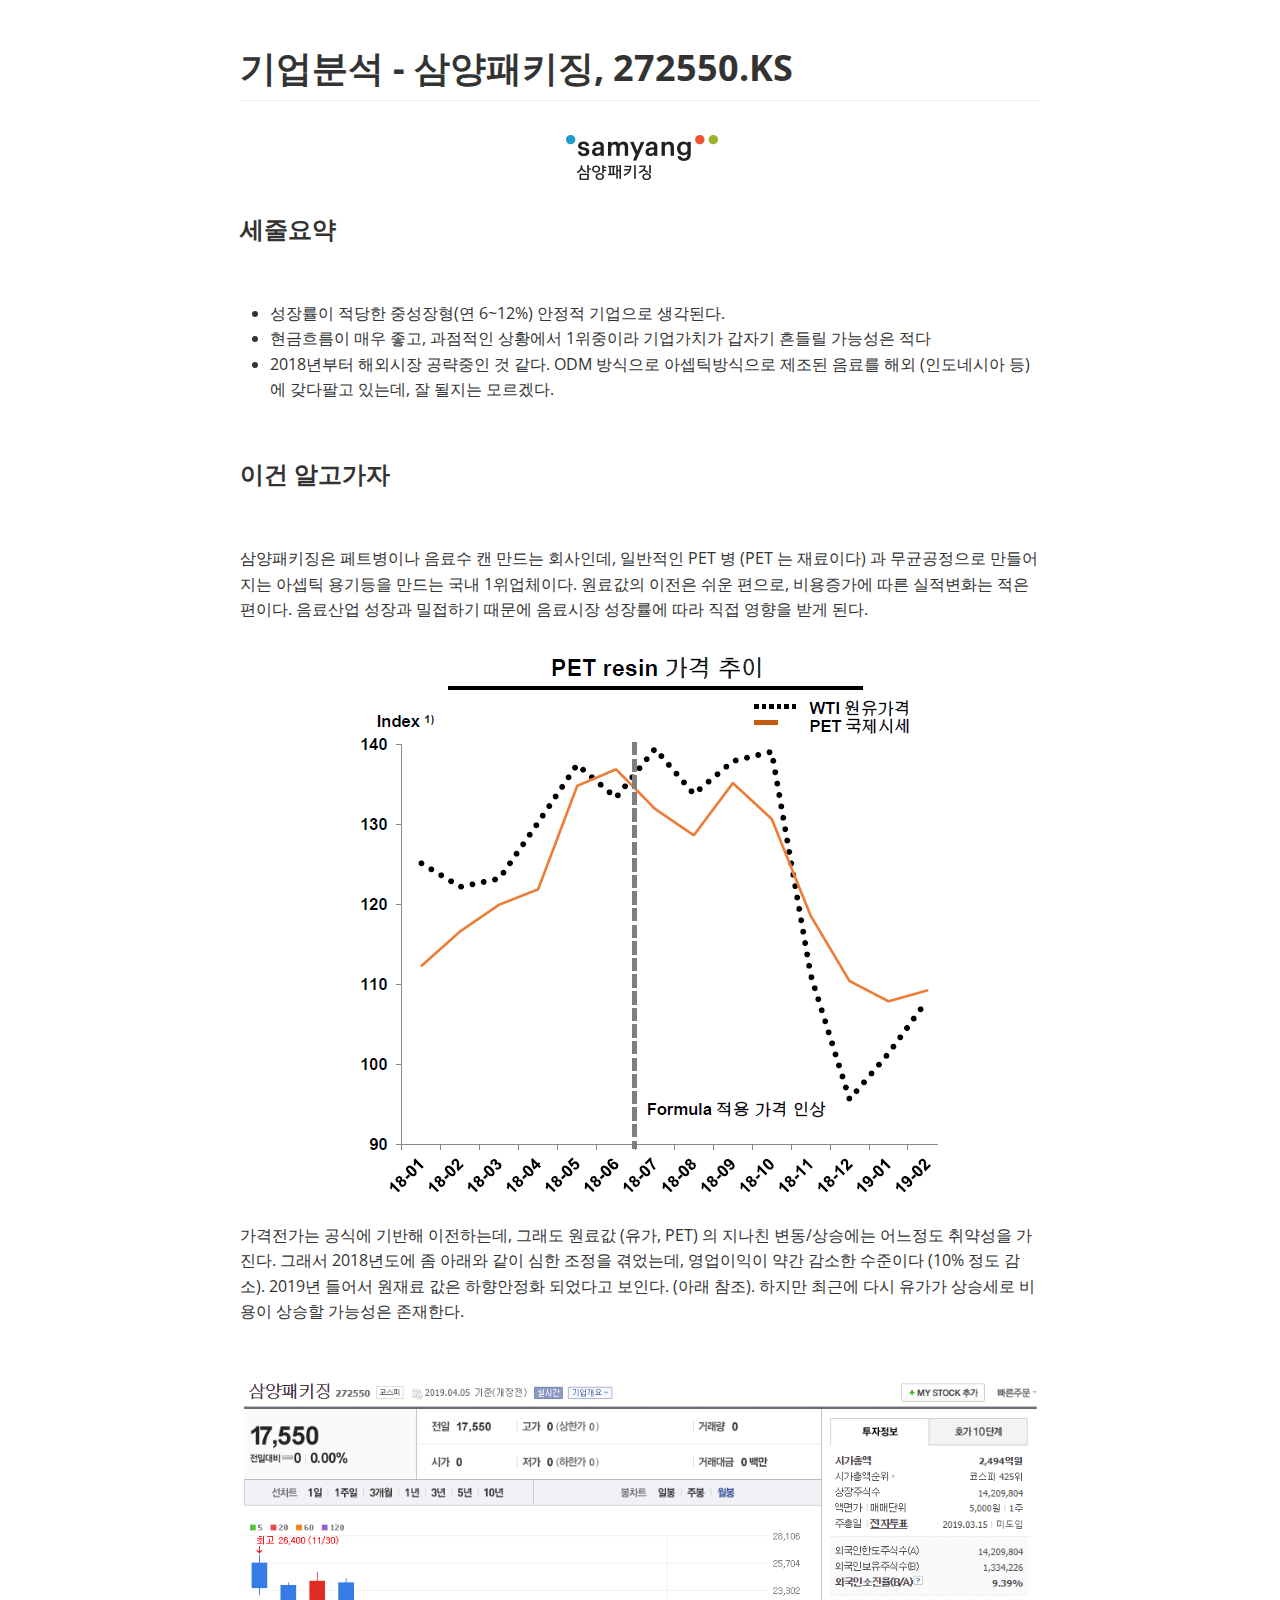
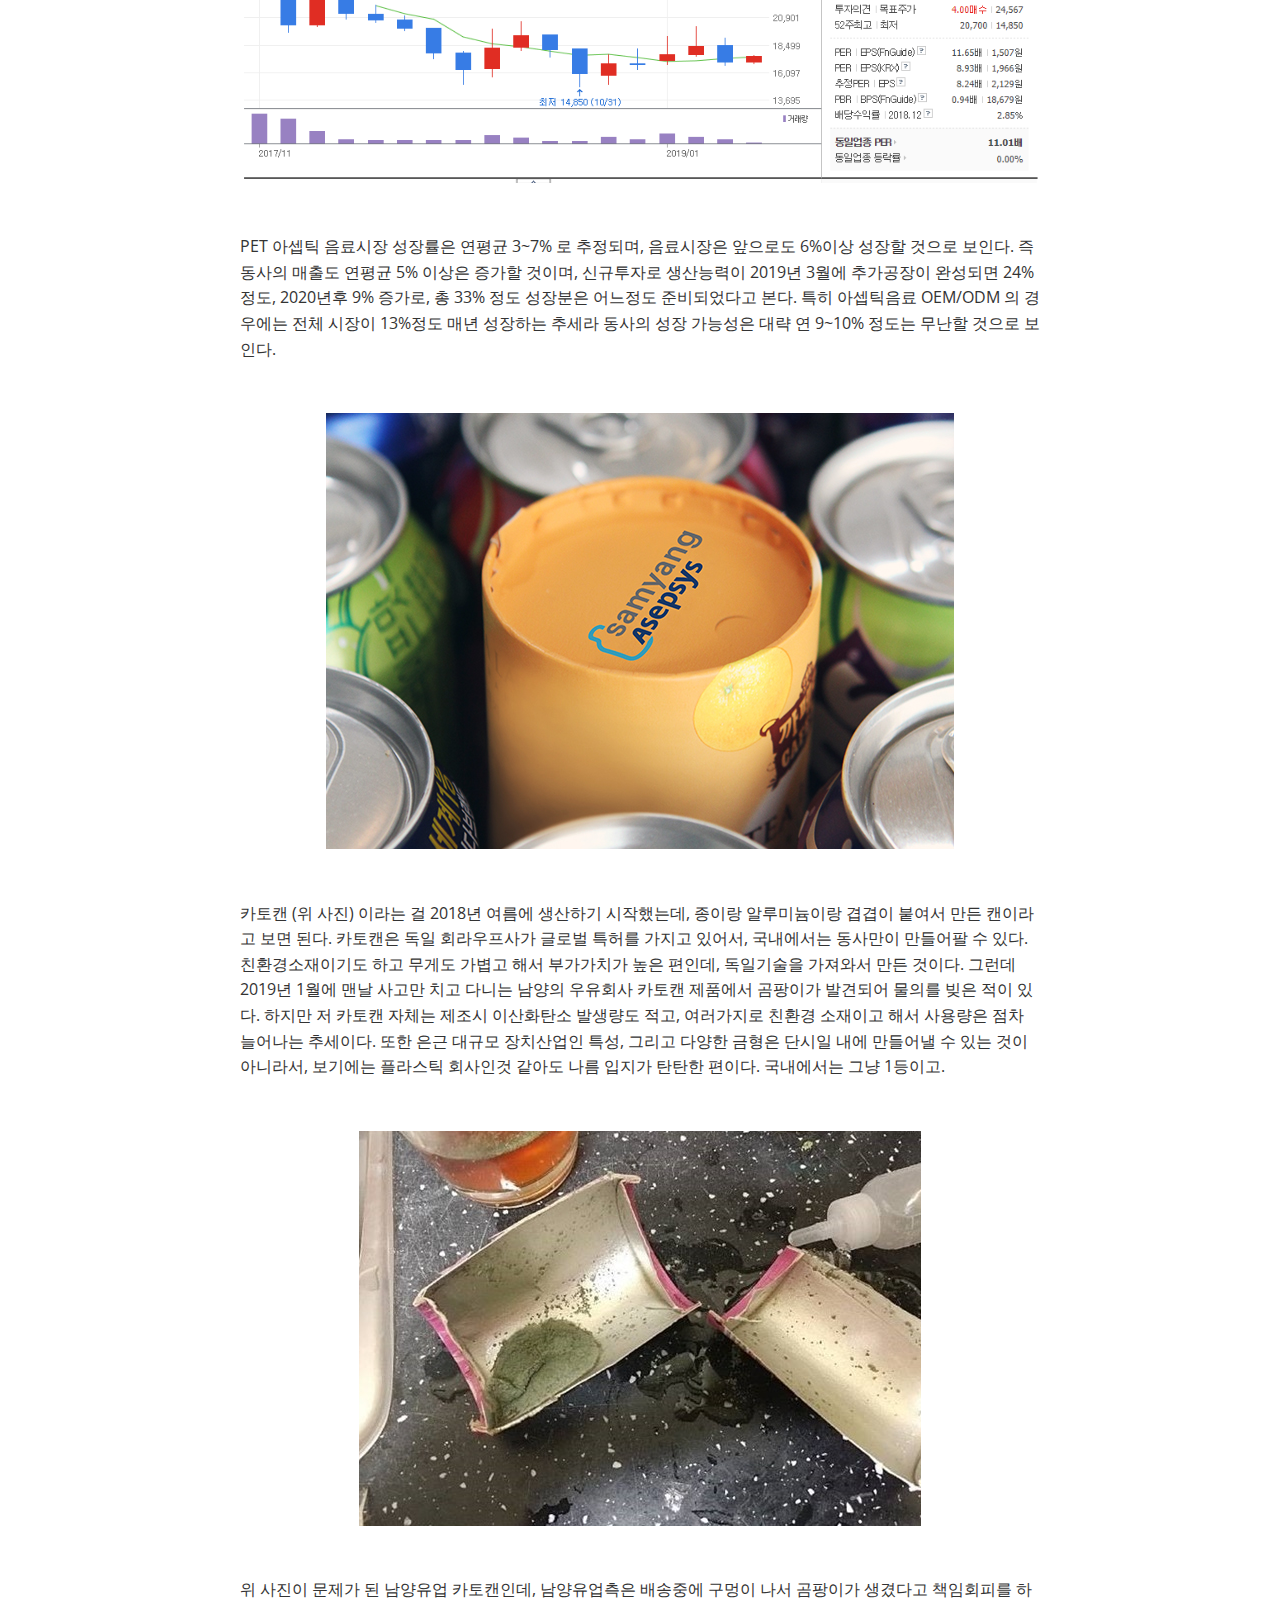
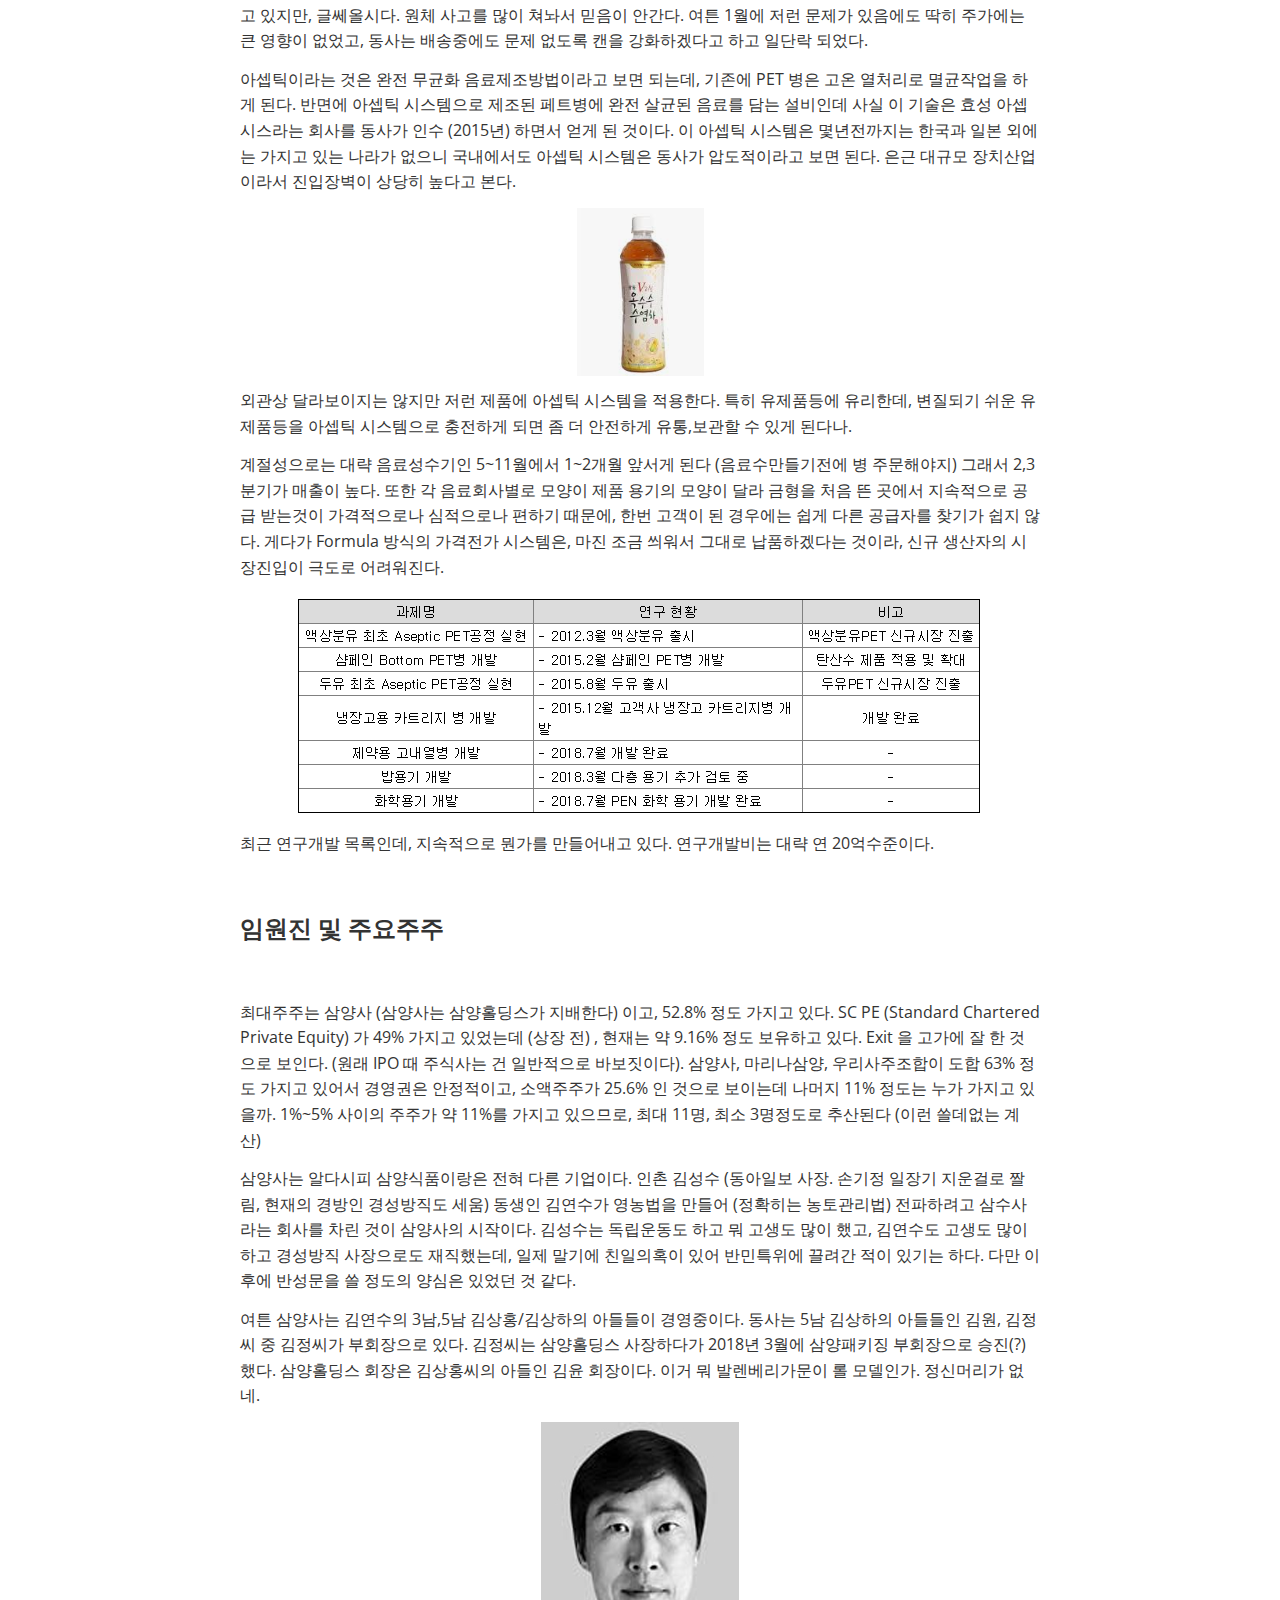
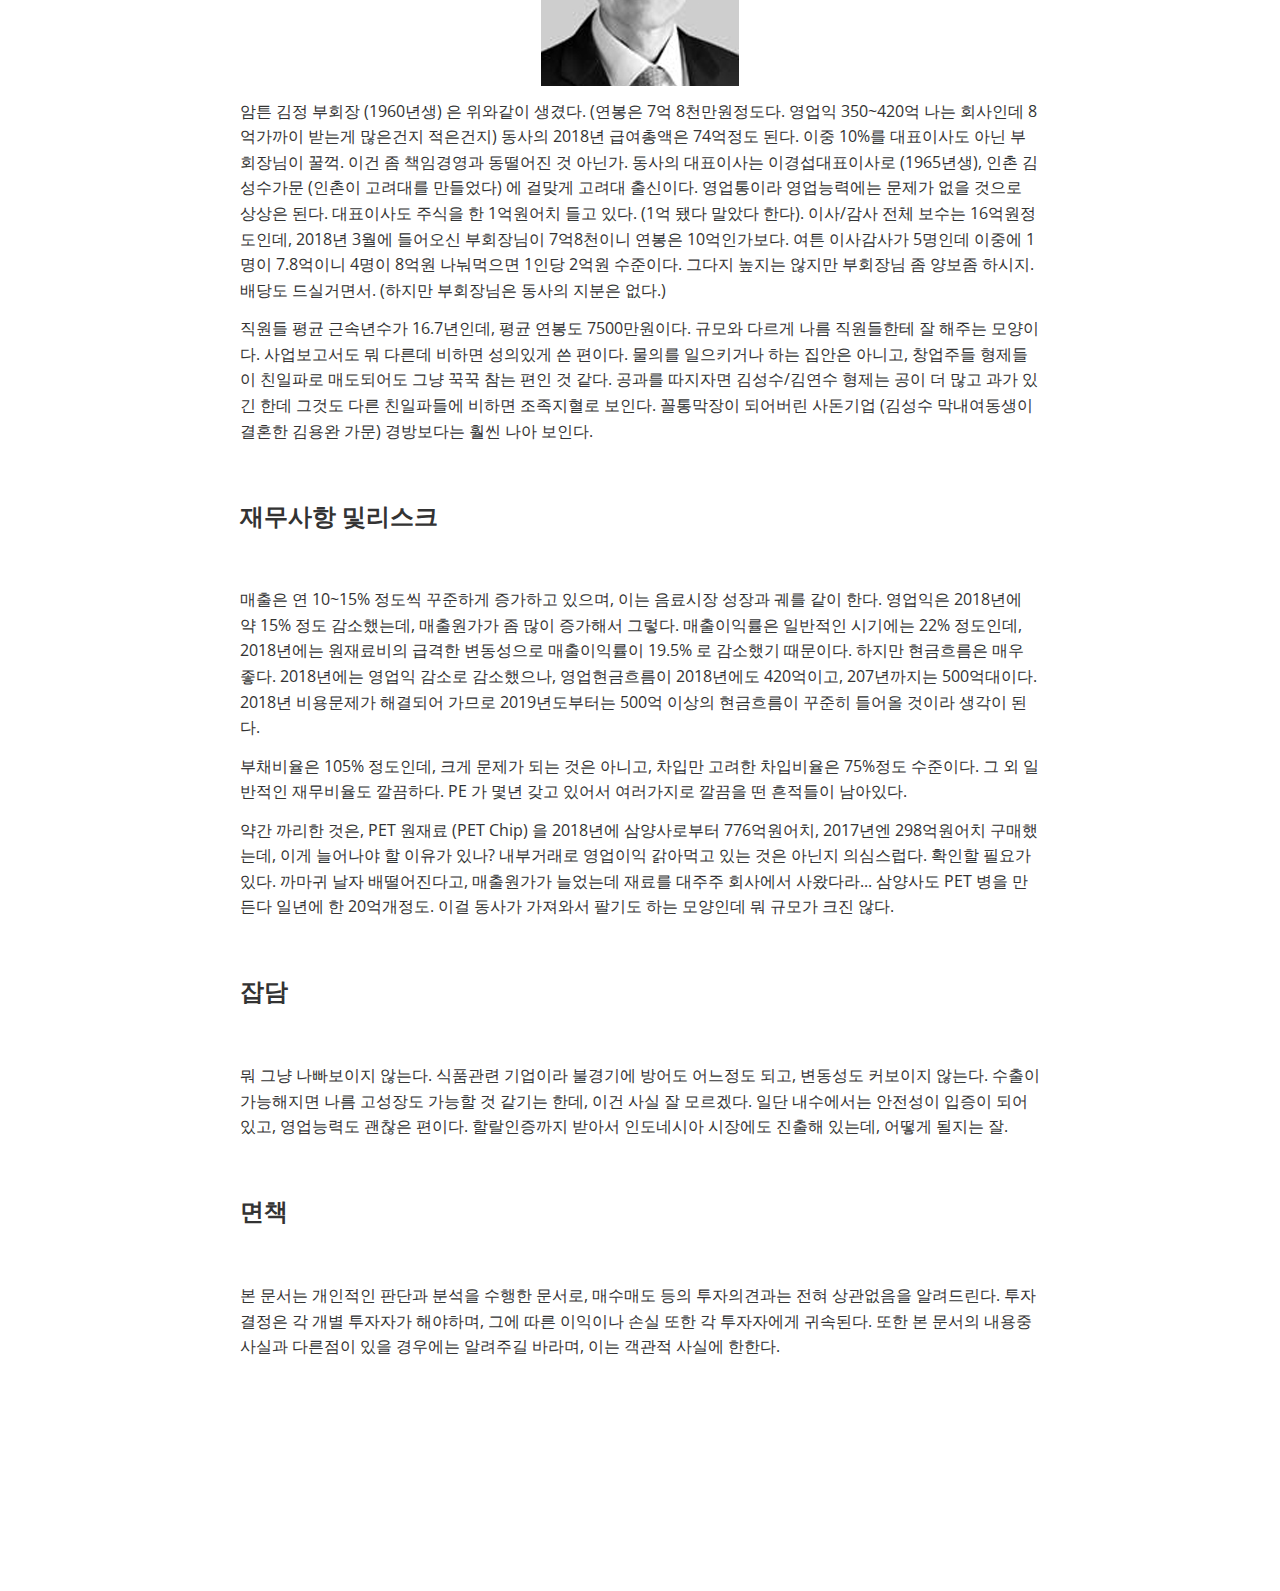
<file: _posts/sy/index.html>
<!doctype html>
<html>
<head>
<meta charset='UTF-8'><meta name='viewport' content='width=device-width initial-scale=1'>
<title>2019-04-04 삼양패키징 272550.KS </title><link href='https://fonts.loli.net/css?family=Open+Sans:400italic,700italic,700,400&subset=latin,latin-ext' rel='stylesheet' type='text/css' /><style type='text/css'>html {overflow-x: initial !important;}:root { --bg-color:#ffffff; --text-color:#333333; --select-text-bg-color:#B5D6FC; --select-text-font-color:auto; --monospace:"Lucida Console",Consolas,"Courier",monospace; }
html { font-size: 14px; background-color: var(--bg-color); color: var(--text-color); font-family: "Helvetica Neue", Helvetica, Arial, sans-serif; -webkit-font-smoothing: antialiased; }
body { margin: 0px; padding: 0px; height: auto; bottom: 0px; top: 0px; left: 0px; right: 0px; font-size: 1rem; line-height: 1.42857; overflow-x: hidden; background: inherit; }
iframe { margin: auto; }
a.url { word-break: break-all; }
a:active, a:hover { outline: 0px; }
.in-text-selection, ::selection { text-shadow: none; background: var(--select-text-bg-color); color: var(--select-text-font-color); }
#write { margin: 0px auto; height: auto; width: inherit; word-break: normal; word-wrap: break-word; position: relative; white-space: normal; overflow-x: visible; padding-top: 40px; }
#write.first-line-indent p { text-indent: 2em; }
#write.first-line-indent li p, #write.first-line-indent p * { text-indent: 0px; }
#write.first-line-indent li { margin-left: 2em; }
.for-image #write { padding-left: 8px; padding-right: 8px; }
body.typora-export { padding-left: 30px; padding-right: 30px; }
.typora-export .footnote-line, .typora-export li, .typora-export p { white-space: pre-wrap; }
@media screen and (max-width: 500px) {
  body.typora-export { padding-left: 0px; padding-right: 0px; }
  #write { padding-left: 20px; padding-right: 20px; }
  .CodeMirror-sizer { margin-left: 0px !important; }
  .CodeMirror-gutters { display: none !important; }
}
#write li > figure:first-child { margin-top: -20px; }
#write ol, #write ul { position: relative; }
img { max-width: 100%; vertical-align: middle; }
button, input, select, textarea { color: inherit; font-style: inherit; font-variant: inherit; font-weight: inherit; font-stretch: inherit; font-size: inherit; line-height: inherit; font-family: inherit; }
input[type="checkbox"], input[type="radio"] { line-height: normal; padding: 0px; }
*, ::after, ::before { box-sizing: border-box; }
#write h1, #write h2, #write h3, #write h4, #write h5, #write h6, #write p, #write pre { width: inherit; }
#write h1, #write h2, #write h3, #write h4, #write h5, #write h6, #write p { position: relative; }
h1, h2, h3, h4, h5, h6 { break-after: avoid-page; break-inside: avoid; orphans: 2; }
p { orphans: 4; }
h1 { font-size: 2rem; }
h2 { font-size: 1.8rem; }
h3 { font-size: 1.6rem; }
h4 { font-size: 1.4rem; }
h5 { font-size: 1.2rem; }
h6 { font-size: 1rem; }
.md-math-block, .md-rawblock, h1, h2, h3, h4, h5, h6, p { margin-top: 1rem; margin-bottom: 1rem; }
.hidden { display: none; }
.md-blockmeta { color: rgb(204, 204, 204); font-weight: 700; font-style: italic; }
a { cursor: pointer; }
sup.md-footnote { padding: 2px 4px; background-color: rgba(238, 238, 238, 0.7); color: rgb(85, 85, 85); border-radius: 4px; cursor: pointer; }
sup.md-footnote a, sup.md-footnote a:hover { color: inherit; text-transform: inherit; text-decoration: inherit; }
#write input[type="checkbox"] { cursor: pointer; width: inherit; height: inherit; }
figure { overflow-x: auto; margin: 1.2em 0px; max-width: calc(100% + 16px); padding: 0px; }
figure > table { margin: 0px !important; }
tr { break-inside: avoid; break-after: auto; }
thead { display: table-header-group; }
table { border-collapse: collapse; border-spacing: 0px; width: 100%; overflow: auto; break-inside: auto; text-align: left; }
table.md-table td { min-width: 32px; }
.CodeMirror-gutters { border-right: 0px; background-color: inherit; }
.CodeMirror { text-align: left; }
.CodeMirror-placeholder { opacity: 0.3; }
.CodeMirror pre { padding: 0px 4px; }
.CodeMirror-lines { padding: 0px; }
div.hr:focus { cursor: none; }
#write pre { white-space: pre-wrap; }
#write.fences-no-line-wrapping pre { white-space: pre; }
#write pre.ty-contain-cm { white-space: normal; }
.CodeMirror-gutters { margin-right: 4px; }
.md-fences { font-size: 0.9rem; display: block; break-inside: avoid; text-align: left; overflow: visible; white-space: pre; background: inherit; position: relative !important; }
.md-diagram-panel { width: 100%; margin-top: 10px; text-align: center; padding-top: 0px; padding-bottom: 8px; overflow-x: auto; }
#write .md-fences.mock-cm { white-space: pre-wrap; }
.md-fences.md-fences-with-lineno { padding-left: 0px; }
#write.fences-no-line-wrapping .md-fences.mock-cm { white-space: pre; overflow-x: auto; }
.md-fences.mock-cm.md-fences-with-lineno { padding-left: 8px; }
.CodeMirror-line, twitterwidget { break-inside: avoid; }
.footnotes { opacity: 0.8; font-size: 0.9rem; margin-top: 1em; margin-bottom: 1em; }
.footnotes + .footnotes { margin-top: 0px; }
.md-reset { margin: 0px; padding: 0px; border: 0px; outline: 0px; vertical-align: top; background: 0px 0px; text-decoration: none; text-shadow: none; float: none; position: static; width: auto; height: auto; white-space: nowrap; cursor: inherit; -webkit-tap-highlight-color: transparent; line-height: normal; font-weight: 400; text-align: left; box-sizing: content-box; direction: ltr; }
li div { padding-top: 0px; }
blockquote { margin: 1rem 0px; }
li .mathjax-block, li p { margin: 0.5rem 0px; }
li { margin: 0px; position: relative; }
blockquote > :last-child { margin-bottom: 0px; }
blockquote > :first-child, li > :first-child { margin-top: 0px; }
.footnotes-area { color: rgb(136, 136, 136); margin-top: 0.714rem; padding-bottom: 0.143rem; white-space: normal; }
#write .footnote-line { white-space: pre-wrap; }
@media print {
  body, html { border: 1px solid transparent; height: 99%; break-after: avoid; break-before: avoid; }
  #write { margin-top: 0px; padding-top: 0px; border-color: transparent !important; }
  .typora-export * { -webkit-print-color-adjust: exact; }
  html.blink-to-pdf { font-size: 13px; }
  .typora-export #write { padding-left: 32px; padding-right: 32px; padding-bottom: 0px; break-after: avoid; }
  .typora-export #write::after { height: 0px; }
  @page { margin: 20mm 0px; }
}
.footnote-line { margin-top: 0.714em; font-size: 0.7em; }
a img, img a { cursor: pointer; }
pre.md-meta-block { font-size: 0.8rem; min-height: 0.8rem; white-space: pre-wrap; background: rgb(204, 204, 204); display: block; overflow-x: hidden; }
p > .md-image:only-child:not(.md-img-error) img, p > img:only-child { display: block; margin: auto; }
p > .md-image:only-child { display: inline-block; width: 100%; }
#write .MathJax_Display { margin: 0.8em 0px 0px; }
.md-math-block { width: 100%; }
.md-math-block:not(:empty)::after { display: none; }
[contenteditable="true"]:active, [contenteditable="true"]:focus { outline: 0px; box-shadow: none; }
.md-task-list-item { position: relative; list-style-type: none; }
.task-list-item.md-task-list-item { padding-left: 0px; }
.md-task-list-item > input { position: absolute; top: 0px; left: 0px; margin-left: -1.2em; margin-top: calc(1em - 10px); border: none; }
.math { font-size: 1rem; }
.md-toc { min-height: 3.58rem; position: relative; font-size: 0.9rem; border-radius: 10px; }
.md-toc-content { position: relative; margin-left: 0px; }
.md-toc-content::after, .md-toc::after { display: none; }
.md-toc-item { display: block; color: rgb(65, 131, 196); }
.md-toc-item a { text-decoration: none; }
.md-toc-inner:hover { text-decoration: underline; }
.md-toc-inner { display: inline-block; cursor: pointer; }
.md-toc-h1 .md-toc-inner { margin-left: 0px; font-weight: 700; }
.md-toc-h2 .md-toc-inner { margin-left: 2em; }
.md-toc-h3 .md-toc-inner { margin-left: 4em; }
.md-toc-h4 .md-toc-inner { margin-left: 6em; }
.md-toc-h5 .md-toc-inner { margin-left: 8em; }
.md-toc-h6 .md-toc-inner { margin-left: 10em; }
@media screen and (max-width: 48em) {
  .md-toc-h3 .md-toc-inner { margin-left: 3.5em; }
  .md-toc-h4 .md-toc-inner { margin-left: 5em; }
  .md-toc-h5 .md-toc-inner { margin-left: 6.5em; }
  .md-toc-h6 .md-toc-inner { margin-left: 8em; }
}
a.md-toc-inner { font-size: inherit; font-style: inherit; font-weight: inherit; line-height: inherit; }
.footnote-line a:not(.reversefootnote) { color: inherit; }
.md-attr { display: none; }
.md-fn-count::after { content: "."; }
code, pre, samp, tt { font-family: var(--monospace); }
kbd { margin: 0px 0.1em; padding: 0.1em 0.6em; font-size: 0.8em; color: rgb(36, 39, 41); background: rgb(255, 255, 255); border: 1px solid rgb(173, 179, 185); border-radius: 3px; box-shadow: rgba(12, 13, 14, 0.2) 0px 1px 0px, rgb(255, 255, 255) 0px 0px 0px 2px inset; white-space: nowrap; vertical-align: middle; }
.md-comment { color: rgb(162, 127, 3); opacity: 0.8; font-family: var(--monospace); }
code { text-align: left; vertical-align: initial; }
a.md-print-anchor { white-space: pre !important; border-width: initial !important; border-style: none !important; border-color: initial !important; display: inline-block !important; position: absolute !important; width: 1px !important; right: 0px !important; outline: 0px !important; background: 0px 0px !important; text-decoration: initial !important; text-shadow: initial !important; }
.md-inline-math .MathJax_SVG .noError { display: none !important; }
.html-for-mac .inline-math-svg .MathJax_SVG { vertical-align: 0.2px; }
.md-math-block .MathJax_SVG_Display { text-align: center; margin: 0px; position: relative; text-indent: 0px; max-width: none; max-height: none; min-height: 0px; min-width: 100%; width: auto; overflow-y: hidden; display: block !important; }
.MathJax_SVG_Display, .md-inline-math .MathJax_SVG_Display { width: auto; margin: inherit; display: inline-block !important; }
.MathJax_SVG .MJX-monospace { font-family: var(--monospace); }
.MathJax_SVG .MJX-sans-serif { font-family: sans-serif; }
.MathJax_SVG { display: inline; font-style: normal; font-weight: 400; line-height: normal; zoom: 90%; text-indent: 0px; text-align: left; text-transform: none; letter-spacing: normal; word-spacing: normal; word-wrap: normal; white-space: nowrap; float: none; direction: ltr; max-width: none; max-height: none; min-width: 0px; min-height: 0px; border: 0px; padding: 0px; margin: 0px; }
.MathJax_SVG * { transition: none; }
.MathJax_SVG_Display svg { vertical-align: middle !important; margin-bottom: 0px !important; }
.os-windows.monocolor-emoji .md-emoji { font-family: "Segoe UI Symbol", sans-serif; }
.md-diagram-panel > svg { max-width: 100%; }
[lang="mermaid"] svg, [lang="flow"] svg { max-width: 100%; }
[lang="mermaid"] .node text { font-size: 1rem; }
table tr th { border-bottom: 0px; }
video { max-width: 100%; display: block; margin: 0px auto; }
iframe { max-width: 100%; width: 100%; border: none; }
.highlight td, .highlight tr { border: 0px; }


:root { --side-bar-bg-color: #fafafa; --control-text-color: #777; }
html { font-size: 16px; }
body { font-family: "Open Sans", "Clear Sans", "Helvetica Neue", Helvetica, Arial, sans-serif; color: rgb(51, 51, 51); line-height: 1.6; }
#write { max-width: 860px; margin: 0px auto; padding: 30px 30px 100px; }
#write > ul:first-child, #write > ol:first-child { margin-top: 30px; }
a { color: rgb(65, 131, 196); }
h1, h2, h3, h4, h5, h6 { position: relative; margin-top: 1rem; margin-bottom: 1rem; font-weight: bold; line-height: 1.4; cursor: text; }
h1:hover a.anchor, h2:hover a.anchor, h3:hover a.anchor, h4:hover a.anchor, h5:hover a.anchor, h6:hover a.anchor { text-decoration: none; }
h1 tt, h1 code { font-size: inherit; }
h2 tt, h2 code { font-size: inherit; }
h3 tt, h3 code { font-size: inherit; }
h4 tt, h4 code { font-size: inherit; }
h5 tt, h5 code { font-size: inherit; }
h6 tt, h6 code { font-size: inherit; }
h1 { padding-bottom: 0.3em; font-size: 2.25em; line-height: 1.2; border-bottom: 1px solid rgb(238, 238, 238); }
h2 { padding-bottom: 0.3em; font-size: 1.75em; line-height: 1.225; border-bottom: 1px solid rgb(238, 238, 238); }
h3 { font-size: 1.5em; line-height: 1.43; }
h4 { font-size: 1.25em; }
h5 { font-size: 1em; }
h6 { font-size: 1em; color: rgb(119, 119, 119); }
p, blockquote, ul, ol, dl, table { margin: 0.8em 0px; }
li > ol, li > ul { margin: 0px; }
hr { height: 2px; padding: 0px; margin: 16px 0px; background-color: rgb(231, 231, 231); border: 0px none; overflow: hidden; box-sizing: content-box; }
li p.first { display: inline-block; }
ul, ol { padding-left: 30px; }
ul:first-child, ol:first-child { margin-top: 0px; }
ul:last-child, ol:last-child { margin-bottom: 0px; }
blockquote { border-left: 4px solid rgb(223, 226, 229); padding: 0px 15px; color: rgb(119, 119, 119); }
blockquote blockquote { padding-right: 0px; }
table { padding: 0px; word-break: initial; }
table tr { border-top: 1px solid rgb(223, 226, 229); margin: 0px; padding: 0px; }
table tr:nth-child(2n), thead { background-color: rgb(248, 248, 248); }
table tr th { font-weight: bold; border-width: 1px 1px 0px; border-top-style: solid; border-right-style: solid; border-left-style: solid; border-top-color: rgb(223, 226, 229); border-right-color: rgb(223, 226, 229); border-left-color: rgb(223, 226, 229); border-image: initial; border-bottom-style: initial; border-bottom-color: initial; text-align: left; margin: 0px; padding: 6px 13px; }
table tr td { border: 1px solid rgb(223, 226, 229); text-align: left; margin: 0px; padding: 6px 13px; }
table tr th:first-child, table tr td:first-child { margin-top: 0px; }
table tr th:last-child, table tr td:last-child { margin-bottom: 0px; }
.CodeMirror-lines { padding-left: 4px; }
.code-tooltip { box-shadow: rgba(0, 28, 36, 0.3) 0px 1px 1px 0px; border-top: 1px solid rgb(238, 242, 242); }
.md-fences, code, tt { border: 1px solid rgb(231, 234, 237); background-color: rgb(248, 248, 248); border-radius: 3px; padding: 2px 4px 0px; font-size: 0.9em; }
code { background-color: rgb(243, 244, 244); padding: 0px 2px; }
.md-fences { margin-bottom: 15px; margin-top: 15px; padding-top: 8px; padding-bottom: 6px; }
.md-task-list-item > input { margin-left: -1.3em; }
@media print {
  html { font-size: 13px; }
  table, pre { break-inside: avoid; }
  pre { word-wrap: break-word; }
}
.md-fences { background-color: rgb(248, 248, 248); }
#write pre.md-meta-block { padding: 1rem; font-size: 85%; line-height: 1.45; background-color: rgb(247, 247, 247); border: 0px; border-radius: 3px; color: rgb(119, 119, 119); margin-top: 0px !important; }
.mathjax-block > .code-tooltip { bottom: 0.375rem; }
.md-mathjax-midline { background: rgb(250, 250, 250); }
#write > h3.md-focus::before { left: -1.5625rem; top: 0.375rem; }
#write > h4.md-focus::before { left: -1.5625rem; top: 0.285714rem; }
#write > h5.md-focus::before { left: -1.5625rem; top: 0.285714rem; }
#write > h6.md-focus::before { left: -1.5625rem; top: 0.285714rem; }
.md-image > .md-meta { border-radius: 3px; padding: 2px 0px 0px 4px; font-size: 0.9em; color: inherit; }
.md-tag { color: rgb(167, 167, 167); opacity: 1; }
.md-toc { margin-top: 20px; padding-bottom: 20px; }
.sidebar-tabs { border-bottom: none; }
#typora-quick-open { border: 1px solid rgb(221, 221, 221); background-color: rgb(248, 248, 248); }
#typora-quick-open-item { background-color: rgb(250, 250, 250); border-color: rgb(254, 254, 254) rgb(229, 229, 229) rgb(229, 229, 229) rgb(238, 238, 238); border-style: solid; border-width: 1px; }
.on-focus-mode blockquote { border-left-color: rgba(85, 85, 85, 0.12); }
header, .context-menu, .megamenu-content, footer { font-family: "Segoe UI", Arial, sans-serif; }
.file-node-content:hover .file-node-icon, .file-node-content:hover .file-node-open-state { visibility: visible; }
.mac-seamless-mode #typora-sidebar { background-color: var(--side-bar-bg-color); }
.md-lang { color: rgb(180, 101, 77); }
.html-for-mac .context-menu { --item-hover-bg-color: #E6F0FE; }
#md-notification .btn { border: 0px; }
.dropdown-menu .divider { border-color: rgb(229, 229, 229); }





 .typora-export li, .typora-export p, .typora-export,  .footnote-line {white-space: normal;} 
</style>
</head>
<body class='typora-export os-windows' >
<div  id='write'  class = 'is-node'><h1><a name='header-n2' class='md-header-anchor '></a>기업분석 - 삼양패키징, 272550.KS</h1><p><img src='1554420320865.png' alt='1554420320865' referrerPolicy='no-referrer' /></p><h3><a name='header-n5' class='md-header-anchor '></a>세줄요약</h3><p>&nbsp;</p><ul><li>성장률이 적당한 중성장형(연 6~12%) 안정적 기업으로 생각된다.</li><li>현금흐름이 매우 좋고, 과점적인 상황에서 1위중이라 기업가치가 갑자기 흔들릴 가능성은 적다</li><li>2018년부터 해외시장 공략중인 것 같다. ODM 방식으로 아셉틱방식으로 제조된 음료를 해외 (인도네시아 등) 에 갖다팔고 있는데, 잘 될지는 모르겠다.</li></ul><p>&nbsp;</p><h3><a name='header-n11' class='md-header-anchor '></a>이건 알고가자</h3><p>&nbsp;</p><p>삼양패키징은 페트병이나 음료수 캔 만드는 회사인데, 일반적인 PET 병 (PET 는 재료이다) 과 무균공정으로 만들어지는 아셉틱 용기등을 만드는 국내 1위업체이다. 원료값의 이전은 쉬운 편으로, 비용증가에 따른 실적변화는 적은 편이다. 음료산업 성장과 밀접하기 때문에 음료시장 성장률에 따라 직접 영향을 받게 된다.</p><p><img src='1554420475830.png' alt='1554420475830' referrerPolicy='no-referrer' /></p><p>가격전가는 공식에 기반해 이전하는데, 그래도 원료값 (유가, PET) 의 지나친 변동/상승에는 어느정도 취약성을 가진다.  그래서 2018년도에 좀 아래와 같이 심한 조정을 겪었는데, 영업이익이 약간 감소한 수준이다 (10% 정도 감소). 2019년 들어서 원재료 값은 하향안정화 되었다고 보인다. (아래 참조). 하지만 최근에 다시 유가가 상승세로 비용이 상승할 가능성은 존재한다. </p><p>&nbsp;</p><p><img src='1554420607350.png' alt='1554420607350' referrerPolicy='no-referrer' /></p><p>&nbsp;</p><p>PET 아셉틱 음료시장 성장률은 연평균 3~7% 로 추정되며, 음료시장은 앞으로도 6%이상 성장할 것으로 보인다. 즉 동사의 매출도 연평균 5% 이상은 증가할 것이며, 신규투자로 생산능력이 2019년 3월에 추가공장이 완성되면 24% 정도, 2020년후 9% 증가로, 총 33% 정도 성장분은 어느정도 준비되었다고 본다.  특히 아셉틱음료 OEM/ODM 의 경우에는 전체 시장이 13%정도 매년 성장하는 추세라 동사의 성장 가능성은 대략 연 9~10% 정도는 무난할 것으로 보인다. </p><p>&nbsp;</p><p><img src='1554421112603.png' alt='1554421112603' referrerPolicy='no-referrer' /></p><p>&nbsp;</p><p>카토캔 (위 사진) 이라는 걸 2018년 여름에 생산하기 시작했는데, 종이랑 알루미늄이랑 겹겹이 붙여서 만든 캔이라고 보면 된다. 카토캔은 독일 회라우프사가 글로벌 특허를 가지고 있어서, 국내에서는 동사만이 만들어팔 수 있다.  친환경소재이기도 하고 무게도 가볍고 해서 부가가치가 높은 편인데, 독일기술을 가져와서 만든 것이다. 그런데 2019년 1월에 맨날 사고만 치고 다니는 남양의 우유회사 카토캔 제품에서 곰팡이가 발견되어 물의를 빚은 적이 있다. 하지만 저 카토캔 자체는 제조시 이산화탄소 발생량도 적고, 여러가지로 친환경 소재이고 해서 사용량은 점차 늘어나는 추세이다. 또한 은근 대규모 장치산업인 특성, 그리고 다양한 금형은 단시일 내에 만들어낼 수 있는 것이 아니라서, 보기에는 플라스틱 회사인것 같아도 나름 입지가 탄탄한 편이다. 국내에서는 그냥 1등이고. </p><p>&nbsp;</p><p><img src='1554421140617.png' alt='1554421140617' referrerPolicy='no-referrer' /></p><p>&nbsp;</p><p>위 사진이 문제가 된 남양유업 카토캔인데, 남양유업측은 배송중에 구멍이 나서 곰팡이가 생겼다고 책임회피를 하고 있지만, 글쎄올시다. 원체 사고를 많이 쳐놔서 믿음이 안간다. 여튼 1월에 저런 문제가 있음에도 딱히 주가에는 큰 영향이 없었고, 동사는 배송중에도 문제 없도록 캔을 강화하겠다고 하고 일단락 되었다.</p><p>아셉틱이라는 것은 완전 무균화 음료제조방법이라고 보면 되는데, 기존에 PET 병은 고온 열처리로 멸균작업을 하게 된다. 반면에 아셉틱 시스템으로 제조된 페트병에 완전 살균된 음료를 담는 설비인데 사실 이 기술은 효성 아셉시스라는 회사를 동사가 인수 (2015년) 하면서 얻게 된 것이다. 이 아셉틱 시스템은 몇년전까지는 한국과 일본 외에는 가지고 있는 나라가 없으니 국내에서도 아셉틱 시스템은 동사가 압도적이라고 보면 된다. 은근 대규모 장치산업이라서 진입장벽이 상당히 높다고 본다.  </p><p><img src='1554421612265.png' alt='1554421612265' referrerPolicy='no-referrer' /></p><p>외관상 달라보이지는 않지만 저런 제품에 아셉틱 시스템을 적용한다. 특히 유제품등에 유리한데, 변질되기 쉬운 유제품등을 아셉틱 시스템으로 충전하게 되면 좀 더 안전하게 유통,보관할 수 있게 된다나. </p><p>계절성으로는 대략 음료성수기인 5~11월에서 1~2개월 앞서게 된다 (음료수만들기전에 병 주문해야지) 그래서 2,3분기가 매출이 높다. 또한 각 음료회사별로 모양이 제품 용기의 모양이 달라 금형을 처음 뜬 곳에서 지속적으로 공급 받는것이 가격적으로나 심적으로나 편하기 때문에, 한번 고객이 된 경우에는 쉽게 다른 공급자를 찾기가 쉽지 않다. 게다가 Formula 방식의 가격전가 시스템은, 마진 조금 씌워서 그대로 납품하겠다는 것이라, 신규 생산자의 시장진입이 극도로 어려워진다. </p><p><img src='1554422352321.png' alt='1554422352321' referrerPolicy='no-referrer' /></p><p>최근 연구개발 목록인데, 지속적으로 뭔가를 만들어내고 있다. 연구개발비는 대략 연 20억수준이다. </p><p>&nbsp;</p><h3><a name='header-n45' class='md-header-anchor '></a>임원진 및 주요주주</h3><p>&nbsp;</p><p>최대주주는 삼양사 (삼양사는 삼양홀딩스가 지배한다) 이고, 52.8% 정도 가지고 있다. SC PE (Standard Chartered Private Equity) 가 49% 가지고 있었는데 (상장 전) , 현재는 약 9.16% 정도 보유하고 있다. Exit 을 고가에 잘 한 것으로 보인다. (원래 IPO 때 주식사는 건 일반적으로 바보짓이다). 삼양사, 마리나삼양, 우리사주조합이 도합 63% 정도 가지고 있어서 경영권은 안정적이고, 소액주주가 25.6% 인 것으로 보이는데 나머지 11% 정도는 누가 가지고 있을까. 1%~5% 사이의 주주가 약 11%를 가지고 있으므로, 최대 11명, 최소 3명정도로 추산된다 (이런 쓸데없는 계산)</p><p>삼양사는 알다시피 삼양식품이랑은 전혀 다른 기업이다. 인촌 김성수 (동아일보 사장. 손기정 일장기 지운걸로 짤림, 현재의 경방인 경성방직도 세움) 동생인 김연수가 영농법을 만들어 (정확히는 농토관리법) 전파하려고 삼수사 라는 회사를 차린 것이 삼양사의 시작이다.  김성수는 독립운동도 하고 뭐 고생도 많이 했고, 김연수도 고생도 많이하고 경성방직 사장으로도 재직했는데, 일제 말기에 친일의혹이 있어 반민특위에 끌려간 적이 있기는 하다. 다만 이후에 반성문을 쓸 정도의 양심은 있었던 것 같다. </p><p>여튼 삼양사는 김연수의 3남,5남 김상홍/김상하의 아들들이 경영중이다.  동사는 5남 김상하의 아들들인 김원, 김정씨 중 김정씨가 부회장으로 있다. 김정씨는 삼양홀딩스 사장하다가 2018년 3월에 삼양패키징 부회장으로 승진(?) 했다. 삼양홀딩스 회장은 김상홍씨의 아들인 김윤 회장이다. 이거 뭐 발렌베리가문이 롤 모델인가. 정신머리가 없네.</p><p> <img src='1554423790002.png' alt='1554423790002' referrerPolicy='no-referrer' /></p><p>암튼 김정 부회장 (1960년생) 은 위와같이 생겼다.  (연봉은 7억 8천만원정도다. 영업익 350~420억 나는 회사인데 8억가까이 받는게 많은건지 적은건지) 동사의 2018년 급여총액은 74억정도 된다.  이중 10%를 대표이사도 아닌 부회장님이 꿀꺽. 이건 좀 책임경영과 동떨어진 것 아닌가.  동사의 대표이사는  이경섭대표이사로 (1965년생), 인촌 김성수가문 (인촌이 고려대를 만들었다) 에 걸맞게 고려대 출신이다. 영업통이라 영업능력에는 문제가 없을 것으로 상상은 된다. 대표이사도 주식을 한 1억원어치 들고 있다. (1억 됐다 말았다 한다). 이사/감사 전체 보수는 16억원정도인데, 2018년 3월에 들어오신 부회장님이 7억8천이니 연봉은 10억인가보다. 여튼 이사감사가 5명인데 이중에 1명이 7.8억이니 4명이 8억원 나눠먹으면 1인당 2억원 수준이다. 그다지 높지는 않지만 부회장님 좀 양보좀 하시지. 배당도 드실거면서. (하지만 부회장님은 동사의 지분은 없다.)</p><p>직원들 평균 근속년수가 16.7년인데, 평균 연봉도 7500만원이다. 규모와 다르게 나름 직원들한테 잘 해주는 모양이다. 사업보고서도 뭐 다른데 비하면 성의있게 쓴 편이다. 물의를 일으키거나 하는 집안은 아니고, 창업주들 형제들이 친일파로 매도되어도 그냥 꾹꾹 참는 편인 것 같다. 공과를 따지자면 김성수/김연수 형제는 공이 더 많고 과가 있긴 한데 그것도 다른 친일파들에 비하면 조족지혈로 보인다. 꼴통막장이 되어버린 사돈기업 (김성수 막내여동생이 결혼한 김용완 가문) 경방보다는 훨씬 나아 보인다.</p><p>&nbsp;</p><h3><a name='header-n17' class='md-header-anchor '></a>재무사항 및리스크</h3><p>&nbsp;</p><p>매출은 연 10~15% 정도씩 꾸준하게 증가하고 있으며, 이는 음료시장 성장과 궤를 같이 한다. 영업익은 2018년에 약 15% 정도 감소했는데, 매출원가가 좀 많이 증가해서 그렇다. 매출이익률은 일반적인 시기에는 22% 정도인데, 2018년에는 원재료비의 급격한 변동성으로 매출이익률이 19.5% 로 감소했기 때문이다. 하지만 현금흐름은 매우 좋다. 2018년에는 영업익 감소로 감소했으나, 영업현금흐름이 2018년에도 420억이고, 207년까지는 500억대이다. 2018년 비용문제가 해결되어 가므로 2019년도부터는 500억 이상의 현금흐름이 꾸준히 들어올 것이라 생각이 된다. </p><p>부채비율은 105% 정도인데, 크게 문제가 되는 것은 아니고, 차입만 고려한 차입비율은 75%정도 수준이다. 그 외 일반적인 재무비율도 깔끔하다. PE 가 몇년 갖고 있어서 여러가지로 깔끔을 떤 흔적들이 남아있다. </p><p>약간 까리한 것은, PET 원재료 (PET Chip) 을 2018년에 삼양사로부터 776억원어치, 2017년엔 298억원어치 구매했는데, 이게 늘어나야 할 이유가 있나? 내부거래로 영업이익 갉아먹고 있는 것은 아닌지 의심스럽다. 확인할 필요가 있다. 까마귀 날자 배떨어진다고, 매출원가가 늘었는데 재료를 대주주 회사에서 사왔다라... 삼양사도 PET 병을 만든다 일년에 한 20억개정도. 이걸 동사가 가져와서 팔기도 하는 모양인데 뭐 규모가 크진 않다. </p><p>&nbsp;</p><h3><a name='header-n19' class='md-header-anchor '></a>잡담</h3><p>&nbsp;</p><p>뭐 그냥 나빠보이지 않는다. 식품관련 기업이라 불경기에 방어도 어느정도 되고, 변동성도 커보이지 않는다. 수출이 가능해지면 나름 고성장도 가능할 것 같기는 한데, 이건 사실 잘 모르겠다. 일단 내수에서는 안전성이 입증이 되어있고, 영업능력도 괜찮은 편이다. 할랄인증까지 받아서 인도네시아 시장에도 진출해 있는데, 어떻게 될지는 잘. </p><p>&nbsp;</p><h3><a name='header-n21' class='md-header-anchor '></a>면책</h3><p>&nbsp;</p><p>본 문서는 개인적인 판단과 분석을 수행한 문서로, 매수매도 등의 투자의견과는 전혀 상관없음을 알려드린다. 투자결정은 각 개별 투자자가 해야하며, 그에 따른 이익이나 손실 또한 각 투자자에게 귀속된다. 또한 본 문서의 내용중 사실과 다른점이 있을 경우에는 알려주길 바라며, 이는 객관적 사실에 한한다. </p><h3><a name='header-n24' class='md-header-anchor '></a> </h3><p>&nbsp;</p><p>&nbsp;</p><p>&nbsp;</p></div>
</body>
</html>
</file>
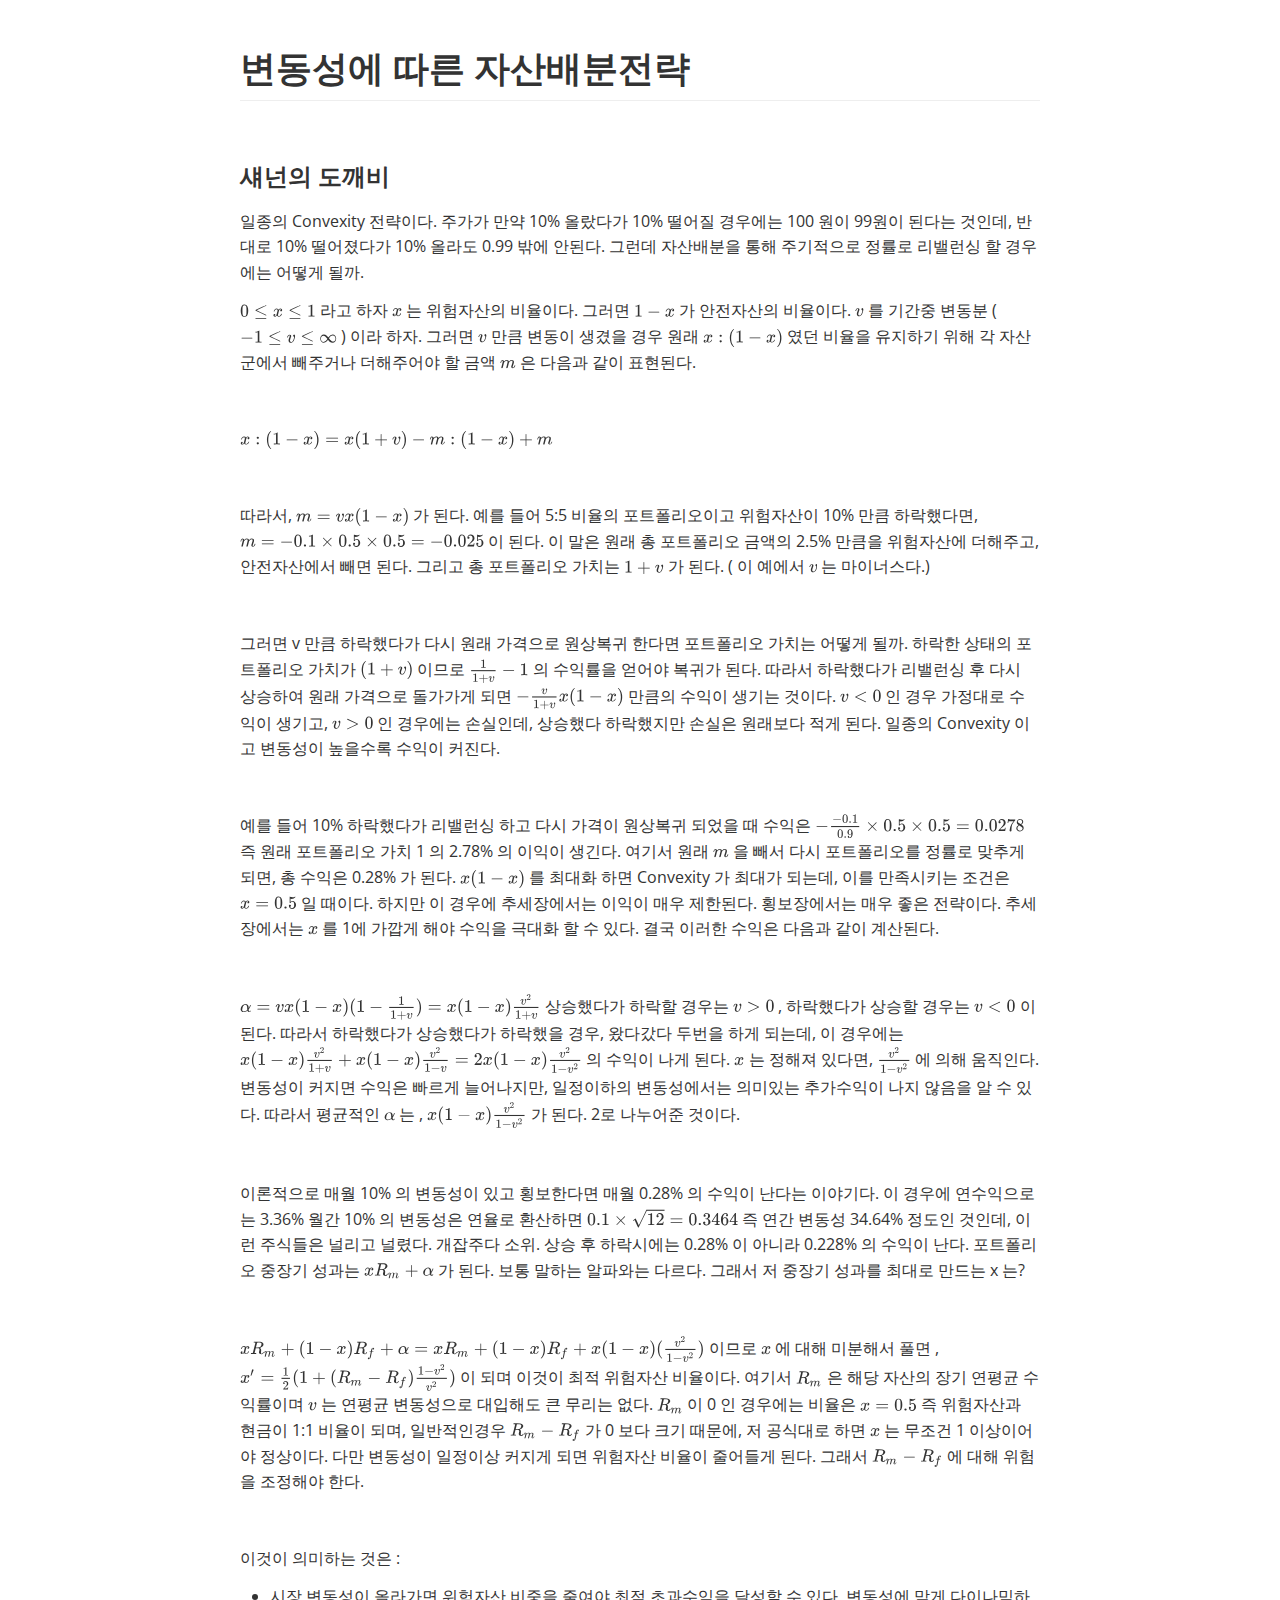
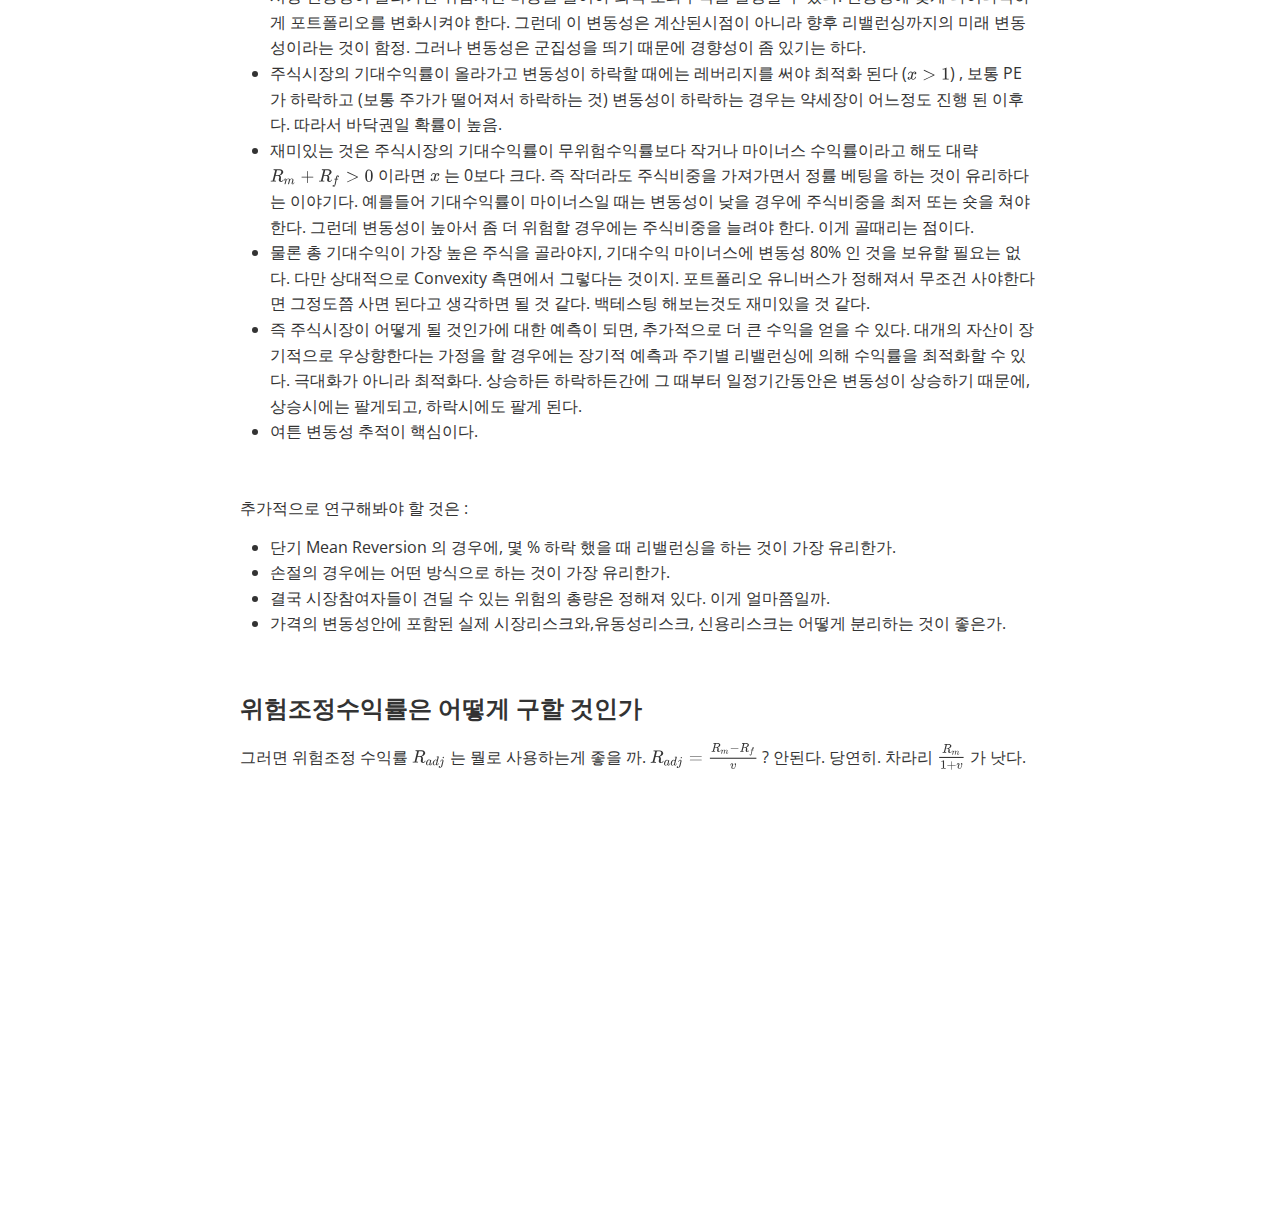
<file: _posts/volatility-strategy/index.html>
<!doctype html>
<html>
<head>
<meta charset='UTF-8'><meta name='viewport' content='width=device-width initial-scale=1'>
<title>변동성에 따른 자산배분전략</title><link href='https://fonts.loli.net/css?family=Open+Sans:400italic,700italic,700,400&subset=latin,latin-ext' rel='stylesheet' type='text/css' /><style type='text/css'>html {overflow-x: initial !important;}:root { --bg-color:#ffffff; --text-color:#333333; --select-text-bg-color:#B5D6FC; --select-text-font-color:auto; --monospace:"Lucida Console",Consolas,"Courier",monospace; }
html { font-size: 14px; background-color: var(--bg-color); color: var(--text-color); font-family: "Helvetica Neue", Helvetica, Arial, sans-serif; -webkit-font-smoothing: antialiased; }
body { margin: 0px; padding: 0px; height: auto; bottom: 0px; top: 0px; left: 0px; right: 0px; font-size: 1rem; line-height: 1.42857; overflow-x: hidden; background: inherit; }
iframe { margin: auto; }
a.url { word-break: break-all; }
a:active, a:hover { outline: 0px; }
.in-text-selection, ::selection { text-shadow: none; background: var(--select-text-bg-color); color: var(--select-text-font-color); }
#write { margin: 0px auto; height: auto; width: inherit; word-break: normal; word-wrap: break-word; position: relative; white-space: normal; overflow-x: visible; padding-top: 40px; }
#write.first-line-indent p { text-indent: 2em; }
#write.first-line-indent li p, #write.first-line-indent p * { text-indent: 0px; }
#write.first-line-indent li { margin-left: 2em; }
.for-image #write { padding-left: 8px; padding-right: 8px; }
body.typora-export { padding-left: 30px; padding-right: 30px; }
.typora-export .footnote-line, .typora-export li, .typora-export p { white-space: pre-wrap; }
@media screen and (max-width: 500px) {
  body.typora-export { padding-left: 0px; padding-right: 0px; }
  #write { padding-left: 20px; padding-right: 20px; }
  .CodeMirror-sizer { margin-left: 0px !important; }
  .CodeMirror-gutters { display: none !important; }
}
#write li > figure:first-child { margin-top: -20px; }
#write ol, #write ul { position: relative; }
img { max-width: 100%; vertical-align: middle; }
button, input, select, textarea { color: inherit; font-style: inherit; font-variant: inherit; font-weight: inherit; font-stretch: inherit; font-size: inherit; line-height: inherit; font-family: inherit; }
input[type="checkbox"], input[type="radio"] { line-height: normal; padding: 0px; }
*, ::after, ::before { box-sizing: border-box; }
#write h1, #write h2, #write h3, #write h4, #write h5, #write h6, #write p, #write pre { width: inherit; }
#write h1, #write h2, #write h3, #write h4, #write h5, #write h6, #write p { position: relative; }
h1, h2, h3, h4, h5, h6 { break-after: avoid-page; break-inside: avoid; orphans: 2; }
p { orphans: 4; }
h1 { font-size: 2rem; }
h2 { font-size: 1.8rem; }
h3 { font-size: 1.6rem; }
h4 { font-size: 1.4rem; }
h5 { font-size: 1.2rem; }
h6 { font-size: 1rem; }
.md-math-block, .md-rawblock, h1, h2, h3, h4, h5, h6, p { margin-top: 1rem; margin-bottom: 1rem; }
.hidden { display: none; }
.md-blockmeta { color: rgb(204, 204, 204); font-weight: 700; font-style: italic; }
a { cursor: pointer; }
sup.md-footnote { padding: 2px 4px; background-color: rgba(238, 238, 238, 0.7); color: rgb(85, 85, 85); border-radius: 4px; cursor: pointer; }
sup.md-footnote a, sup.md-footnote a:hover { color: inherit; text-transform: inherit; text-decoration: inherit; }
#write input[type="checkbox"] { cursor: pointer; width: inherit; height: inherit; }
figure { overflow-x: auto; margin: 1.2em 0px; max-width: calc(100% + 16px); padding: 0px; }
figure > table { margin: 0px !important; }
tr { break-inside: avoid; break-after: auto; }
thead { display: table-header-group; }
table { border-collapse: collapse; border-spacing: 0px; width: 100%; overflow: auto; break-inside: auto; text-align: left; }
table.md-table td { min-width: 32px; }
.CodeMirror-gutters { border-right: 0px; background-color: inherit; }
.CodeMirror { text-align: left; }
.CodeMirror-placeholder { opacity: 0.3; }
.CodeMirror pre { padding: 0px 4px; }
.CodeMirror-lines { padding: 0px; }
div.hr:focus { cursor: none; }
#write pre { white-space: pre-wrap; }
#write.fences-no-line-wrapping pre { white-space: pre; }
#write pre.ty-contain-cm { white-space: normal; }
.CodeMirror-gutters { margin-right: 4px; }
.md-fences { font-size: 0.9rem; display: block; break-inside: avoid; text-align: left; overflow: visible; white-space: pre; background: inherit; position: relative !important; }
.md-diagram-panel { width: 100%; margin-top: 10px; text-align: center; padding-top: 0px; padding-bottom: 8px; overflow-x: auto; }
#write .md-fences.mock-cm { white-space: pre-wrap; }
.md-fences.md-fences-with-lineno { padding-left: 0px; }
#write.fences-no-line-wrapping .md-fences.mock-cm { white-space: pre; overflow-x: auto; }
.md-fences.mock-cm.md-fences-with-lineno { padding-left: 8px; }
.CodeMirror-line, twitterwidget { break-inside: avoid; }
.footnotes { opacity: 0.8; font-size: 0.9rem; margin-top: 1em; margin-bottom: 1em; }
.footnotes + .footnotes { margin-top: 0px; }
.md-reset { margin: 0px; padding: 0px; border: 0px; outline: 0px; vertical-align: top; background: 0px 0px; text-decoration: none; text-shadow: none; float: none; position: static; width: auto; height: auto; white-space: nowrap; cursor: inherit; -webkit-tap-highlight-color: transparent; line-height: normal; font-weight: 400; text-align: left; box-sizing: content-box; direction: ltr; }
li div { padding-top: 0px; }
blockquote { margin: 1rem 0px; }
li .mathjax-block, li p { margin: 0.5rem 0px; }
li { margin: 0px; position: relative; }
blockquote > :last-child { margin-bottom: 0px; }
blockquote > :first-child, li > :first-child { margin-top: 0px; }
.footnotes-area { color: rgb(136, 136, 136); margin-top: 0.714rem; padding-bottom: 0.143rem; white-space: normal; }
#write .footnote-line { white-space: pre-wrap; }
@media print {
  body, html { border: 1px solid transparent; height: 99%; break-after: avoid; break-before: avoid; }
  #write { margin-top: 0px; padding-top: 0px; border-color: transparent !important; }
  .typora-export * { -webkit-print-color-adjust: exact; }
  html.blink-to-pdf { font-size: 13px; }
  .typora-export #write { padding-left: 32px; padding-right: 32px; padding-bottom: 0px; break-after: avoid; }
  .typora-export #write::after { height: 0px; }
  @page { margin: 20mm 0px; }
}
.footnote-line { margin-top: 0.714em; font-size: 0.7em; }
a img, img a { cursor: pointer; }
pre.md-meta-block { font-size: 0.8rem; min-height: 0.8rem; white-space: pre-wrap; background: rgb(204, 204, 204); display: block; overflow-x: hidden; }
p > .md-image:only-child:not(.md-img-error) img, p > img:only-child { display: block; margin: auto; }
p > .md-image:only-child { display: inline-block; width: 100%; }
#write .MathJax_Display { margin: 0.8em 0px 0px; }
.md-math-block { width: 100%; }
.md-math-block:not(:empty)::after { display: none; }
[contenteditable="true"]:active, [contenteditable="true"]:focus { outline: 0px; box-shadow: none; }
.md-task-list-item { position: relative; list-style-type: none; }
.task-list-item.md-task-list-item { padding-left: 0px; }
.md-task-list-item > input { position: absolute; top: 0px; left: 0px; margin-left: -1.2em; margin-top: calc(1em - 10px); border: none; }
.math { font-size: 1rem; }
.md-toc { min-height: 3.58rem; position: relative; font-size: 0.9rem; border-radius: 10px; }
.md-toc-content { position: relative; margin-left: 0px; }
.md-toc-content::after, .md-toc::after { display: none; }
.md-toc-item { display: block; color: rgb(65, 131, 196); }
.md-toc-item a { text-decoration: none; }
.md-toc-inner:hover { text-decoration: underline; }
.md-toc-inner { display: inline-block; cursor: pointer; }
.md-toc-h1 .md-toc-inner { margin-left: 0px; font-weight: 700; }
.md-toc-h2 .md-toc-inner { margin-left: 2em; }
.md-toc-h3 .md-toc-inner { margin-left: 4em; }
.md-toc-h4 .md-toc-inner { margin-left: 6em; }
.md-toc-h5 .md-toc-inner { margin-left: 8em; }
.md-toc-h6 .md-toc-inner { margin-left: 10em; }
@media screen and (max-width: 48em) {
  .md-toc-h3 .md-toc-inner { margin-left: 3.5em; }
  .md-toc-h4 .md-toc-inner { margin-left: 5em; }
  .md-toc-h5 .md-toc-inner { margin-left: 6.5em; }
  .md-toc-h6 .md-toc-inner { margin-left: 8em; }
}
a.md-toc-inner { font-size: inherit; font-style: inherit; font-weight: inherit; line-height: inherit; }
.footnote-line a:not(.reversefootnote) { color: inherit; }
.md-attr { display: none; }
.md-fn-count::after { content: "."; }
code, pre, samp, tt { font-family: var(--monospace); }
kbd { margin: 0px 0.1em; padding: 0.1em 0.6em; font-size: 0.8em; color: rgb(36, 39, 41); background: rgb(255, 255, 255); border: 1px solid rgb(173, 179, 185); border-radius: 3px; box-shadow: rgba(12, 13, 14, 0.2) 0px 1px 0px, rgb(255, 255, 255) 0px 0px 0px 2px inset; white-space: nowrap; vertical-align: middle; }
.md-comment { color: rgb(162, 127, 3); opacity: 0.8; font-family: var(--monospace); }
code { text-align: left; vertical-align: initial; }
a.md-print-anchor { white-space: pre !important; border-width: initial !important; border-style: none !important; border-color: initial !important; display: inline-block !important; position: absolute !important; width: 1px !important; right: 0px !important; outline: 0px !important; background: 0px 0px !important; text-decoration: initial !important; text-shadow: initial !important; }
.md-inline-math .MathJax_SVG .noError { display: none !important; }
.html-for-mac .inline-math-svg .MathJax_SVG { vertical-align: 0.2px; }
.md-math-block .MathJax_SVG_Display { text-align: center; margin: 0px; position: relative; text-indent: 0px; max-width: none; max-height: none; min-height: 0px; min-width: 100%; width: auto; overflow-y: hidden; display: block !important; }
.MathJax_SVG_Display, .md-inline-math .MathJax_SVG_Display { width: auto; margin: inherit; display: inline-block !important; }
.MathJax_SVG .MJX-monospace { font-family: var(--monospace); }
.MathJax_SVG .MJX-sans-serif { font-family: sans-serif; }
.MathJax_SVG { display: inline; font-style: normal; font-weight: 400; line-height: normal; zoom: 90%; text-indent: 0px; text-align: left; text-transform: none; letter-spacing: normal; word-spacing: normal; word-wrap: normal; white-space: nowrap; float: none; direction: ltr; max-width: none; max-height: none; min-width: 0px; min-height: 0px; border: 0px; padding: 0px; margin: 0px; }
.MathJax_SVG * { transition: none; }
.MathJax_SVG_Display svg { vertical-align: middle !important; margin-bottom: 0px !important; }
.os-windows.monocolor-emoji .md-emoji { font-family: "Segoe UI Symbol", sans-serif; }
.md-diagram-panel > svg { max-width: 100%; }
[lang="mermaid"] svg, [lang="flow"] svg { max-width: 100%; }
[lang="mermaid"] .node text { font-size: 1rem; }
table tr th { border-bottom: 0px; }
video { max-width: 100%; display: block; margin: 0px auto; }
iframe { max-width: 100%; width: 100%; border: none; }
.highlight td, .highlight tr { border: 0px; }


:root { --side-bar-bg-color: #fafafa; --control-text-color: #777; }
html { font-size: 16px; }
body { font-family: "Open Sans", "Clear Sans", "Helvetica Neue", Helvetica, Arial, sans-serif; color: rgb(51, 51, 51); line-height: 1.6; }
#write { max-width: 860px; margin: 0px auto; padding: 30px 30px 100px; }
#write > ul:first-child, #write > ol:first-child { margin-top: 30px; }
a { color: rgb(65, 131, 196); }
h1, h2, h3, h4, h5, h6 { position: relative; margin-top: 1rem; margin-bottom: 1rem; font-weight: bold; line-height: 1.4; cursor: text; }
h1:hover a.anchor, h2:hover a.anchor, h3:hover a.anchor, h4:hover a.anchor, h5:hover a.anchor, h6:hover a.anchor { text-decoration: none; }
h1 tt, h1 code { font-size: inherit; }
h2 tt, h2 code { font-size: inherit; }
h3 tt, h3 code { font-size: inherit; }
h4 tt, h4 code { font-size: inherit; }
h5 tt, h5 code { font-size: inherit; }
h6 tt, h6 code { font-size: inherit; }
h1 { padding-bottom: 0.3em; font-size: 2.25em; line-height: 1.2; border-bottom: 1px solid rgb(238, 238, 238); }
h2 { padding-bottom: 0.3em; font-size: 1.75em; line-height: 1.225; border-bottom: 1px solid rgb(238, 238, 238); }
h3 { font-size: 1.5em; line-height: 1.43; }
h4 { font-size: 1.25em; }
h5 { font-size: 1em; }
h6 { font-size: 1em; color: rgb(119, 119, 119); }
p, blockquote, ul, ol, dl, table { margin: 0.8em 0px; }
li > ol, li > ul { margin: 0px; }
hr { height: 2px; padding: 0px; margin: 16px 0px; background-color: rgb(231, 231, 231); border: 0px none; overflow: hidden; box-sizing: content-box; }
li p.first { display: inline-block; }
ul, ol { padding-left: 30px; }
ul:first-child, ol:first-child { margin-top: 0px; }
ul:last-child, ol:last-child { margin-bottom: 0px; }
blockquote { border-left: 4px solid rgb(223, 226, 229); padding: 0px 15px; color: rgb(119, 119, 119); }
blockquote blockquote { padding-right: 0px; }
table { padding: 0px; word-break: initial; }
table tr { border-top: 1px solid rgb(223, 226, 229); margin: 0px; padding: 0px; }
table tr:nth-child(2n), thead { background-color: rgb(248, 248, 248); }
table tr th { font-weight: bold; border-width: 1px 1px 0px; border-top-style: solid; border-right-style: solid; border-left-style: solid; border-top-color: rgb(223, 226, 229); border-right-color: rgb(223, 226, 229); border-left-color: rgb(223, 226, 229); border-image: initial; border-bottom-style: initial; border-bottom-color: initial; text-align: left; margin: 0px; padding: 6px 13px; }
table tr td { border: 1px solid rgb(223, 226, 229); text-align: left; margin: 0px; padding: 6px 13px; }
table tr th:first-child, table tr td:first-child { margin-top: 0px; }
table tr th:last-child, table tr td:last-child { margin-bottom: 0px; }
.CodeMirror-lines { padding-left: 4px; }
.code-tooltip { box-shadow: rgba(0, 28, 36, 0.3) 0px 1px 1px 0px; border-top: 1px solid rgb(238, 242, 242); }
.md-fences, code, tt { border: 1px solid rgb(231, 234, 237); background-color: rgb(248, 248, 248); border-radius: 3px; padding: 2px 4px 0px; font-size: 0.9em; }
code { background-color: rgb(243, 244, 244); padding: 0px 2px; }
.md-fences { margin-bottom: 15px; margin-top: 15px; padding-top: 8px; padding-bottom: 6px; }
.md-task-list-item > input { margin-left: -1.3em; }
@media print {
  html { font-size: 13px; }
  table, pre { break-inside: avoid; }
  pre { word-wrap: break-word; }
}
.md-fences { background-color: rgb(248, 248, 248); }
#write pre.md-meta-block { padding: 1rem; font-size: 85%; line-height: 1.45; background-color: rgb(247, 247, 247); border: 0px; border-radius: 3px; color: rgb(119, 119, 119); margin-top: 0px !important; }
.mathjax-block > .code-tooltip { bottom: 0.375rem; }
.md-mathjax-midline { background: rgb(250, 250, 250); }
#write > h3.md-focus::before { left: -1.5625rem; top: 0.375rem; }
#write > h4.md-focus::before { left: -1.5625rem; top: 0.285714rem; }
#write > h5.md-focus::before { left: -1.5625rem; top: 0.285714rem; }
#write > h6.md-focus::before { left: -1.5625rem; top: 0.285714rem; }
.md-image > .md-meta { border-radius: 3px; padding: 2px 0px 0px 4px; font-size: 0.9em; color: inherit; }
.md-tag { color: rgb(167, 167, 167); opacity: 1; }
.md-toc { margin-top: 20px; padding-bottom: 20px; }
.sidebar-tabs { border-bottom: none; }
#typora-quick-open { border: 1px solid rgb(221, 221, 221); background-color: rgb(248, 248, 248); }
#typora-quick-open-item { background-color: rgb(250, 250, 250); border-color: rgb(254, 254, 254) rgb(229, 229, 229) rgb(229, 229, 229) rgb(238, 238, 238); border-style: solid; border-width: 1px; }
.on-focus-mode blockquote { border-left-color: rgba(85, 85, 85, 0.12); }
header, .context-menu, .megamenu-content, footer { font-family: "Segoe UI", Arial, sans-serif; }
.file-node-content:hover .file-node-icon, .file-node-content:hover .file-node-open-state { visibility: visible; }
.mac-seamless-mode #typora-sidebar { background-color: var(--side-bar-bg-color); }
.md-lang { color: rgb(180, 101, 77); }
.html-for-mac .context-menu { --item-hover-bg-color: #E6F0FE; }
#md-notification .btn { border: 0px; }
.dropdown-menu .divider { border-color: rgb(229, 229, 229); }





 .typora-export li, .typora-export p, .typora-export,  .footnote-line {white-space: normal;} 
</style>
</head>
<body class='typora-export os-windows' >
<div  id='write'  class = 'is-node'><h1><a name='header-n0' class='md-header-anchor '></a>변동성에 따른 자산배분전략</h1><p>&nbsp;</p><h3><a name='header-n3' class='md-header-anchor '></a>섀넌의 도깨비</h3><p>일종의 Convexity 전략이다. 주가가 만약 10% 올랐다가 10% 떨어질 경우에는 100 원이 99원이 된다는 것인데, 반대로 10% 떨어졌다가 10% 올라도 0.99 밖에 안된다.  그런데 자산배분을 통해 주기적으로 정률로 리밸런싱 할 경우에는 어떻게 될까. </p><p><span class="MathJax_SVG" tabindex="-1" style="font-size: 100%; display: inline-block;"><svg xmlns:xlink="http://www.w3.org/1999/xlink" width="9.846ex" height="2.227ex" viewBox="0 -755.9 4239.1 958.9" role="img" focusable="false" style="vertical-align: -0.472ex;"><defs><path stroke-width="0" id="E1-MJMAIN-30" d="M96 585Q152 666 249 666Q297 666 345 640T423 548Q460 465 460 320Q460 165 417 83Q397 41 362 16T301 -15T250 -22Q224 -22 198 -16T137 16T82 83Q39 165 39 320Q39 494 96 585ZM321 597Q291 629 250 629Q208 629 178 597Q153 571 145 525T137 333Q137 175 145 125T181 46Q209 16 250 16Q290 16 318 46Q347 76 354 130T362 333Q362 478 354 524T321 597Z"></path><path stroke-width="0" id="E1-MJMAIN-2264" d="M674 636Q682 636 688 630T694 615T687 601Q686 600 417 472L151 346L399 228Q687 92 691 87Q694 81 694 76Q694 58 676 56H670L382 192Q92 329 90 331Q83 336 83 348Q84 359 96 365Q104 369 382 500T665 634Q669 636 674 636ZM84 -118Q84 -108 99 -98H678Q694 -104 694 -118Q694 -130 679 -138H98Q84 -131 84 -118Z"></path><path stroke-width="0" id="E1-MJMATHI-78" d="M52 289Q59 331 106 386T222 442Q257 442 286 424T329 379Q371 442 430 442Q467 442 494 420T522 361Q522 332 508 314T481 292T458 288Q439 288 427 299T415 328Q415 374 465 391Q454 404 425 404Q412 404 406 402Q368 386 350 336Q290 115 290 78Q290 50 306 38T341 26Q378 26 414 59T463 140Q466 150 469 151T485 153H489Q504 153 504 145Q504 144 502 134Q486 77 440 33T333 -11Q263 -11 227 52Q186 -10 133 -10H127Q78 -10 57 16T35 71Q35 103 54 123T99 143Q142 143 142 101Q142 81 130 66T107 46T94 41L91 40Q91 39 97 36T113 29T132 26Q168 26 194 71Q203 87 217 139T245 247T261 313Q266 340 266 352Q266 380 251 392T217 404Q177 404 142 372T93 290Q91 281 88 280T72 278H58Q52 284 52 289Z"></path><path stroke-width="0" id="E1-MJMAIN-31" d="M213 578L200 573Q186 568 160 563T102 556H83V602H102Q149 604 189 617T245 641T273 663Q275 666 285 666Q294 666 302 660V361L303 61Q310 54 315 52T339 48T401 46H427V0H416Q395 3 257 3Q121 3 100 0H88V46H114Q136 46 152 46T177 47T193 50T201 52T207 57T213 61V578Z"></path></defs><g stroke="currentColor" fill="currentColor" stroke-width="0" transform="matrix(1 0 0 -1 0 0)"><use xlink:href="#E1-MJMAIN-30" x="0" y="0"></use><use xlink:href="#E1-MJMAIN-2264" x="777" y="0"></use><use xlink:href="#E1-MJMATHI-78" x="1833" y="0"></use><use xlink:href="#E1-MJMAIN-2264" x="2683" y="0"></use><use xlink:href="#E1-MJMAIN-31" x="3739" y="0"></use></g></svg></span><script type="math/tex"> 0 \leq x \leq 1</script>  라고 하자 <span class="MathJax_SVG" tabindex="-1" style="font-size: 100%; display: inline-block;"><svg xmlns:xlink="http://www.w3.org/1999/xlink" width="1.329ex" height="1.41ex" viewBox="0 -504.6 572 607.1" role="img" focusable="false" style="vertical-align: -0.238ex;"><defs><path stroke-width="0" id="E2-MJMATHI-78" d="M52 289Q59 331 106 386T222 442Q257 442 286 424T329 379Q371 442 430 442Q467 442 494 420T522 361Q522 332 508 314T481 292T458 288Q439 288 427 299T415 328Q415 374 465 391Q454 404 425 404Q412 404 406 402Q368 386 350 336Q290 115 290 78Q290 50 306 38T341 26Q378 26 414 59T463 140Q466 150 469 151T485 153H489Q504 153 504 145Q504 144 502 134Q486 77 440 33T333 -11Q263 -11 227 52Q186 -10 133 -10H127Q78 -10 57 16T35 71Q35 103 54 123T99 143Q142 143 142 101Q142 81 130 66T107 46T94 41L91 40Q91 39 97 36T113 29T132 26Q168 26 194 71Q203 87 217 139T245 247T261 313Q266 340 266 352Q266 380 251 392T217 404Q177 404 142 372T93 290Q91 281 88 280T72 278H58Q52 284 52 289Z"></path></defs><g stroke="currentColor" fill="currentColor" stroke-width="0" transform="matrix(1 0 0 -1 0 0)"><use xlink:href="#E2-MJMATHI-78" x="0" y="0"></use></g></svg></span><script type="math/tex"> x </script> 는 위험자산의 비율이다. 그러면 <span class="MathJax_SVG" tabindex="-1" style="font-size: 100%; display: inline-block;"><svg xmlns:xlink="http://www.w3.org/1999/xlink" width="5.329ex" height="2.11ex" viewBox="0 -755.9 2294.4 908.7" role="img" focusable="false" style="vertical-align: -0.355ex;"><defs><path stroke-width="0" id="E3-MJMAIN-31" d="M213 578L200 573Q186 568 160 563T102 556H83V602H102Q149 604 189 617T245 641T273 663Q275 666 285 666Q294 666 302 660V361L303 61Q310 54 315 52T339 48T401 46H427V0H416Q395 3 257 3Q121 3 100 0H88V46H114Q136 46 152 46T177 47T193 50T201 52T207 57T213 61V578Z"></path><path stroke-width="0" id="E3-MJMAIN-2212" d="M84 237T84 250T98 270H679Q694 262 694 250T679 230H98Q84 237 84 250Z"></path><path stroke-width="0" id="E3-MJMATHI-78" d="M52 289Q59 331 106 386T222 442Q257 442 286 424T329 379Q371 442 430 442Q467 442 494 420T522 361Q522 332 508 314T481 292T458 288Q439 288 427 299T415 328Q415 374 465 391Q454 404 425 404Q412 404 406 402Q368 386 350 336Q290 115 290 78Q290 50 306 38T341 26Q378 26 414 59T463 140Q466 150 469 151T485 153H489Q504 153 504 145Q504 144 502 134Q486 77 440 33T333 -11Q263 -11 227 52Q186 -10 133 -10H127Q78 -10 57 16T35 71Q35 103 54 123T99 143Q142 143 142 101Q142 81 130 66T107 46T94 41L91 40Q91 39 97 36T113 29T132 26Q168 26 194 71Q203 87 217 139T245 247T261 313Q266 340 266 352Q266 380 251 392T217 404Q177 404 142 372T93 290Q91 281 88 280T72 278H58Q52 284 52 289Z"></path></defs><g stroke="currentColor" fill="currentColor" stroke-width="0" transform="matrix(1 0 0 -1 0 0)"><use xlink:href="#E3-MJMAIN-31" x="0" y="0"></use><use xlink:href="#E3-MJMAIN-2212" x="722" y="0"></use><use xlink:href="#E3-MJMATHI-78" x="1722" y="0"></use></g></svg></span><script type="math/tex"> 1-x </script> 가 안전자산의 비율이다. <span class="MathJax_SVG" tabindex="-1" style="font-size: 100%; display: inline-block;"><svg xmlns:xlink="http://www.w3.org/1999/xlink" width="1.126ex" height="1.41ex" viewBox="0 -504.6 485 607.1" role="img" focusable="false" style="vertical-align: -0.238ex;"><defs><path stroke-width="0" id="E13-MJMATHI-76" d="M173 380Q173 405 154 405Q130 405 104 376T61 287Q60 286 59 284T58 281T56 279T53 278T49 278T41 278H27Q21 284 21 287Q21 294 29 316T53 368T97 419T160 441Q202 441 225 417T249 361Q249 344 246 335Q246 329 231 291T200 202T182 113Q182 86 187 69Q200 26 250 26Q287 26 319 60T369 139T398 222T409 277Q409 300 401 317T383 343T365 361T357 383Q357 405 376 424T417 443Q436 443 451 425T467 367Q467 340 455 284T418 159T347 40T241 -11Q177 -11 139 22Q102 54 102 117Q102 148 110 181T151 298Q173 362 173 380Z"></path></defs><g stroke="currentColor" fill="currentColor" stroke-width="0" transform="matrix(1 0 0 -1 0 0)"><use xlink:href="#E13-MJMATHI-76" x="0" y="0"></use></g></svg></span><script type="math/tex"> v </script> 를 기간중 변동분 ( <span class="MathJax_SVG" tabindex="-1" style="font-size: 100%; display: inline-block;"><svg xmlns:xlink="http://www.w3.org/1999/xlink" width="12.612ex" height="2.227ex" viewBox="0 -755.9 5430.1 958.9" role="img" focusable="false" style="vertical-align: -0.472ex;"><defs><path stroke-width="0" id="E5-MJMAIN-2212" d="M84 237T84 250T98 270H679Q694 262 694 250T679 230H98Q84 237 84 250Z"></path><path stroke-width="0" id="E5-MJMAIN-31" d="M213 578L200 573Q186 568 160 563T102 556H83V602H102Q149 604 189 617T245 641T273 663Q275 666 285 666Q294 666 302 660V361L303 61Q310 54 315 52T339 48T401 46H427V0H416Q395 3 257 3Q121 3 100 0H88V46H114Q136 46 152 46T177 47T193 50T201 52T207 57T213 61V578Z"></path><path stroke-width="0" id="E5-MJMAIN-2264" d="M674 636Q682 636 688 630T694 615T687 601Q686 600 417 472L151 346L399 228Q687 92 691 87Q694 81 694 76Q694 58 676 56H670L382 192Q92 329 90 331Q83 336 83 348Q84 359 96 365Q104 369 382 500T665 634Q669 636 674 636ZM84 -118Q84 -108 99 -98H678Q694 -104 694 -118Q694 -130 679 -138H98Q84 -131 84 -118Z"></path><path stroke-width="0" id="E5-MJMATHI-76" d="M173 380Q173 405 154 405Q130 405 104 376T61 287Q60 286 59 284T58 281T56 279T53 278T49 278T41 278H27Q21 284 21 287Q21 294 29 316T53 368T97 419T160 441Q202 441 225 417T249 361Q249 344 246 335Q246 329 231 291T200 202T182 113Q182 86 187 69Q200 26 250 26Q287 26 319 60T369 139T398 222T409 277Q409 300 401 317T383 343T365 361T357 383Q357 405 376 424T417 443Q436 443 451 425T467 367Q467 340 455 284T418 159T347 40T241 -11Q177 -11 139 22Q102 54 102 117Q102 148 110 181T151 298Q173 362 173 380Z"></path><path stroke-width="0" id="E5-MJMAIN-221E" d="M55 217Q55 305 111 373T254 442Q342 442 419 381Q457 350 493 303L507 284L514 294Q618 442 747 442Q833 442 888 374T944 214Q944 128 889 59T743 -11Q657 -11 580 50Q542 81 506 128L492 147L485 137Q381 -11 252 -11Q166 -11 111 57T55 217ZM907 217Q907 285 869 341T761 397Q740 397 720 392T682 378T648 359T619 335T594 310T574 285T559 263T548 246L543 238L574 198Q605 158 622 138T664 94T714 61T765 51Q827 51 867 100T907 217ZM92 214Q92 145 131 89T239 33Q357 33 456 193L425 233Q364 312 334 337Q285 380 233 380Q171 380 132 331T92 214Z"></path></defs><g stroke="currentColor" fill="currentColor" stroke-width="0" transform="matrix(1 0 0 -1 0 0)"><use xlink:href="#E5-MJMAIN-2212" x="0" y="0"></use><use xlink:href="#E5-MJMAIN-31" x="778" y="0"></use><use xlink:href="#E5-MJMAIN-2264" x="1555" y="0"></use><use xlink:href="#E5-MJMATHI-76" x="2611" y="0"></use><use xlink:href="#E5-MJMAIN-2264" x="3374" y="0"></use><use xlink:href="#E5-MJMAIN-221E" x="4430" y="0"></use></g></svg></span><script type="math/tex"> -1 \leq v \leq \infty </script> ) 이라 하자. 그러면 <span class="MathJax_SVG" tabindex="-1" style="font-size: 100%; display: inline-block;"><svg xmlns:xlink="http://www.w3.org/1999/xlink" width="1.126ex" height="1.41ex" viewBox="0 -504.6 485 607.1" role="img" focusable="false" style="vertical-align: -0.238ex;"><defs><path stroke-width="0" id="E13-MJMATHI-76" d="M173 380Q173 405 154 405Q130 405 104 376T61 287Q60 286 59 284T58 281T56 279T53 278T49 278T41 278H27Q21 284 21 287Q21 294 29 316T53 368T97 419T160 441Q202 441 225 417T249 361Q249 344 246 335Q246 329 231 291T200 202T182 113Q182 86 187 69Q200 26 250 26Q287 26 319 60T369 139T398 222T409 277Q409 300 401 317T383 343T365 361T357 383Q357 405 376 424T417 443Q436 443 451 425T467 367Q467 340 455 284T418 159T347 40T241 -11Q177 -11 139 22Q102 54 102 117Q102 148 110 181T151 298Q173 362 173 380Z"></path></defs><g stroke="currentColor" fill="currentColor" stroke-width="0" transform="matrix(1 0 0 -1 0 0)"><use xlink:href="#E13-MJMATHI-76" x="0" y="0"></use></g></svg></span><script type="math/tex"> v </script> 만큼 변동이 생겼을 경우 원래 <span class="MathJax_SVG" tabindex="-1" style="font-size: 100%; display: inline-block;"><svg xmlns:xlink="http://www.w3.org/1999/xlink" width="10.401ex" height="2.577ex" viewBox="0 -806.1 4478 1109.7" role="img" focusable="false" style="vertical-align: -0.705ex;"><defs><path stroke-width="0" id="E7-MJMATHI-78" d="M52 289Q59 331 106 386T222 442Q257 442 286 424T329 379Q371 442 430 442Q467 442 494 420T522 361Q522 332 508 314T481 292T458 288Q439 288 427 299T415 328Q415 374 465 391Q454 404 425 404Q412 404 406 402Q368 386 350 336Q290 115 290 78Q290 50 306 38T341 26Q378 26 414 59T463 140Q466 150 469 151T485 153H489Q504 153 504 145Q504 144 502 134Q486 77 440 33T333 -11Q263 -11 227 52Q186 -10 133 -10H127Q78 -10 57 16T35 71Q35 103 54 123T99 143Q142 143 142 101Q142 81 130 66T107 46T94 41L91 40Q91 39 97 36T113 29T132 26Q168 26 194 71Q203 87 217 139T245 247T261 313Q266 340 266 352Q266 380 251 392T217 404Q177 404 142 372T93 290Q91 281 88 280T72 278H58Q52 284 52 289Z"></path><path stroke-width="0" id="E7-MJMAIN-3A" d="M78 370Q78 394 95 412T138 430Q162 430 180 414T199 371Q199 346 182 328T139 310T96 327T78 370ZM78 60Q78 84 95 102T138 120Q162 120 180 104T199 61Q199 36 182 18T139 0T96 17T78 60Z"></path><path stroke-width="0" id="E7-MJMAIN-28" d="M94 250Q94 319 104 381T127 488T164 576T202 643T244 695T277 729T302 750H315H319Q333 750 333 741Q333 738 316 720T275 667T226 581T184 443T167 250T184 58T225 -81T274 -167T316 -220T333 -241Q333 -250 318 -250H315H302L274 -226Q180 -141 137 -14T94 250Z"></path><path stroke-width="0" id="E7-MJMAIN-31" d="M213 578L200 573Q186 568 160 563T102 556H83V602H102Q149 604 189 617T245 641T273 663Q275 666 285 666Q294 666 302 660V361L303 61Q310 54 315 52T339 48T401 46H427V0H416Q395 3 257 3Q121 3 100 0H88V46H114Q136 46 152 46T177 47T193 50T201 52T207 57T213 61V578Z"></path><path stroke-width="0" id="E7-MJMAIN-2212" d="M84 237T84 250T98 270H679Q694 262 694 250T679 230H98Q84 237 84 250Z"></path><path stroke-width="0" id="E7-MJMAIN-29" d="M60 749L64 750Q69 750 74 750H86L114 726Q208 641 251 514T294 250Q294 182 284 119T261 12T224 -76T186 -143T145 -194T113 -227T90 -246Q87 -249 86 -250H74Q66 -250 63 -250T58 -247T55 -238Q56 -237 66 -225Q221 -64 221 250T66 725Q56 737 55 738Q55 746 60 749Z"></path></defs><g stroke="currentColor" fill="currentColor" stroke-width="0" transform="matrix(1 0 0 -1 0 0)"><use xlink:href="#E7-MJMATHI-78" x="0" y="0"></use><use xlink:href="#E7-MJMAIN-3A" x="849" y="0"></use><use xlink:href="#E7-MJMAIN-28" x="1405" y="0"></use><use xlink:href="#E7-MJMAIN-31" x="1794" y="0"></use><use xlink:href="#E7-MJMAIN-2212" x="2516" y="0"></use><use xlink:href="#E7-MJMATHI-78" x="3517" y="0"></use><use xlink:href="#E7-MJMAIN-29" x="4089" y="0"></use></g></svg></span><script type="math/tex">  x : (1-x) </script>  였던 비율을 유지하기 위해 각 자산군에서 빼주거나 더해주어야 할 금액 <span class="MathJax_SVG" tabindex="-1" style="font-size: 100%; display: inline-block;"><svg xmlns:xlink="http://www.w3.org/1999/xlink" width="2.039ex" height="1.41ex" viewBox="0 -504.6 878 607.1" role="img" focusable="false" style="vertical-align: -0.238ex;"><defs><path stroke-width="0" id="E8-MJMATHI-6D" d="M21 287Q22 293 24 303T36 341T56 388T88 425T132 442T175 435T205 417T221 395T229 376L231 369Q231 367 232 367L243 378Q303 442 384 442Q401 442 415 440T441 433T460 423T475 411T485 398T493 385T497 373T500 364T502 357L510 367Q573 442 659 442Q713 442 746 415T780 336Q780 285 742 178T704 50Q705 36 709 31T724 26Q752 26 776 56T815 138Q818 149 821 151T837 153Q857 153 857 145Q857 144 853 130Q845 101 831 73T785 17T716 -10Q669 -10 648 17T627 73Q627 92 663 193T700 345Q700 404 656 404H651Q565 404 506 303L499 291L466 157Q433 26 428 16Q415 -11 385 -11Q372 -11 364 -4T353 8T350 18Q350 29 384 161L420 307Q423 322 423 345Q423 404 379 404H374Q288 404 229 303L222 291L189 157Q156 26 151 16Q138 -11 108 -11Q95 -11 87 -5T76 7T74 17Q74 30 112 181Q151 335 151 342Q154 357 154 369Q154 405 129 405Q107 405 92 377T69 316T57 280Q55 278 41 278H27Q21 284 21 287Z"></path></defs><g stroke="currentColor" fill="currentColor" stroke-width="0" transform="matrix(1 0 0 -1 0 0)"><use xlink:href="#E8-MJMATHI-6D" x="0" y="0"></use></g></svg></span><script type="math/tex"> m</script> 은 다음과 같이 표현된다.</p><p>&nbsp;</p><p><span class="MathJax_SVG" tabindex="-1" style="font-size: 100%; display: inline-block;"><svg xmlns:xlink="http://www.w3.org/1999/xlink" width="40.589ex" height="2.577ex" viewBox="0 -806.1 17475.9 1109.7" role="img" focusable="false" style="vertical-align: -0.705ex;"><defs><path stroke-width="0" id="E9-MJMATHI-78" d="M52 289Q59 331 106 386T222 442Q257 442 286 424T329 379Q371 442 430 442Q467 442 494 420T522 361Q522 332 508 314T481 292T458 288Q439 288 427 299T415 328Q415 374 465 391Q454 404 425 404Q412 404 406 402Q368 386 350 336Q290 115 290 78Q290 50 306 38T341 26Q378 26 414 59T463 140Q466 150 469 151T485 153H489Q504 153 504 145Q504 144 502 134Q486 77 440 33T333 -11Q263 -11 227 52Q186 -10 133 -10H127Q78 -10 57 16T35 71Q35 103 54 123T99 143Q142 143 142 101Q142 81 130 66T107 46T94 41L91 40Q91 39 97 36T113 29T132 26Q168 26 194 71Q203 87 217 139T245 247T261 313Q266 340 266 352Q266 380 251 392T217 404Q177 404 142 372T93 290Q91 281 88 280T72 278H58Q52 284 52 289Z"></path><path stroke-width="0" id="E9-MJMAIN-3A" d="M78 370Q78 394 95 412T138 430Q162 430 180 414T199 371Q199 346 182 328T139 310T96 327T78 370ZM78 60Q78 84 95 102T138 120Q162 120 180 104T199 61Q199 36 182 18T139 0T96 17T78 60Z"></path><path stroke-width="0" id="E9-MJMAIN-28" d="M94 250Q94 319 104 381T127 488T164 576T202 643T244 695T277 729T302 750H315H319Q333 750 333 741Q333 738 316 720T275 667T226 581T184 443T167 250T184 58T225 -81T274 -167T316 -220T333 -241Q333 -250 318 -250H315H302L274 -226Q180 -141 137 -14T94 250Z"></path><path stroke-width="0" id="E9-MJMAIN-31" d="M213 578L200 573Q186 568 160 563T102 556H83V602H102Q149 604 189 617T245 641T273 663Q275 666 285 666Q294 666 302 660V361L303 61Q310 54 315 52T339 48T401 46H427V0H416Q395 3 257 3Q121 3 100 0H88V46H114Q136 46 152 46T177 47T193 50T201 52T207 57T213 61V578Z"></path><path stroke-width="0" id="E9-MJMAIN-2212" d="M84 237T84 250T98 270H679Q694 262 694 250T679 230H98Q84 237 84 250Z"></path><path stroke-width="0" id="E9-MJMAIN-29" d="M60 749L64 750Q69 750 74 750H86L114 726Q208 641 251 514T294 250Q294 182 284 119T261 12T224 -76T186 -143T145 -194T113 -227T90 -246Q87 -249 86 -250H74Q66 -250 63 -250T58 -247T55 -238Q56 -237 66 -225Q221 -64 221 250T66 725Q56 737 55 738Q55 746 60 749Z"></path><path stroke-width="0" id="E9-MJMAIN-3D" d="M56 347Q56 360 70 367H707Q722 359 722 347Q722 336 708 328L390 327H72Q56 332 56 347ZM56 153Q56 168 72 173H708Q722 163 722 153Q722 140 707 133H70Q56 140 56 153Z"></path><path stroke-width="0" id="E9-MJMAIN-2B" d="M56 237T56 250T70 270H369V420L370 570Q380 583 389 583Q402 583 409 568V270H707Q722 262 722 250T707 230H409V-68Q401 -82 391 -82H389H387Q375 -82 369 -68V230H70Q56 237 56 250Z"></path><path stroke-width="0" id="E9-MJMATHI-76" d="M173 380Q173 405 154 405Q130 405 104 376T61 287Q60 286 59 284T58 281T56 279T53 278T49 278T41 278H27Q21 284 21 287Q21 294 29 316T53 368T97 419T160 441Q202 441 225 417T249 361Q249 344 246 335Q246 329 231 291T200 202T182 113Q182 86 187 69Q200 26 250 26Q287 26 319 60T369 139T398 222T409 277Q409 300 401 317T383 343T365 361T357 383Q357 405 376 424T417 443Q436 443 451 425T467 367Q467 340 455 284T418 159T347 40T241 -11Q177 -11 139 22Q102 54 102 117Q102 148 110 181T151 298Q173 362 173 380Z"></path><path stroke-width="0" id="E9-MJMATHI-6D" d="M21 287Q22 293 24 303T36 341T56 388T88 425T132 442T175 435T205 417T221 395T229 376L231 369Q231 367 232 367L243 378Q303 442 384 442Q401 442 415 440T441 433T460 423T475 411T485 398T493 385T497 373T500 364T502 357L510 367Q573 442 659 442Q713 442 746 415T780 336Q780 285 742 178T704 50Q705 36 709 31T724 26Q752 26 776 56T815 138Q818 149 821 151T837 153Q857 153 857 145Q857 144 853 130Q845 101 831 73T785 17T716 -10Q669 -10 648 17T627 73Q627 92 663 193T700 345Q700 404 656 404H651Q565 404 506 303L499 291L466 157Q433 26 428 16Q415 -11 385 -11Q372 -11 364 -4T353 8T350 18Q350 29 384 161L420 307Q423 322 423 345Q423 404 379 404H374Q288 404 229 303L222 291L189 157Q156 26 151 16Q138 -11 108 -11Q95 -11 87 -5T76 7T74 17Q74 30 112 181Q151 335 151 342Q154 357 154 369Q154 405 129 405Q107 405 92 377T69 316T57 280Q55 278 41 278H27Q21 284 21 287Z"></path></defs><g stroke="currentColor" fill="currentColor" stroke-width="0" transform="matrix(1 0 0 -1 0 0)"><use xlink:href="#E9-MJMATHI-78" x="0" y="0"></use><use xlink:href="#E9-MJMAIN-3A" x="849" y="0"></use><use xlink:href="#E9-MJMAIN-28" x="1405" y="0"></use><use xlink:href="#E9-MJMAIN-31" x="1794" y="0"></use><use xlink:href="#E9-MJMAIN-2212" x="2516" y="0"></use><use xlink:href="#E9-MJMATHI-78" x="3517" y="0"></use><use xlink:href="#E9-MJMAIN-29" x="4089" y="0"></use><use xlink:href="#E9-MJMAIN-3D" x="4755" y="0"></use><use xlink:href="#E9-MJMATHI-78" x="5811" y="0"></use><use xlink:href="#E9-MJMAIN-28" x="6383" y="0"></use><use xlink:href="#E9-MJMAIN-31" x="6772" y="0"></use><use xlink:href="#E9-MJMAIN-2B" x="7494" y="0"></use><use xlink:href="#E9-MJMATHI-76" x="8495" y="0"></use><use xlink:href="#E9-MJMAIN-29" x="8980" y="0"></use><use xlink:href="#E9-MJMAIN-2212" x="9591" y="0"></use><use xlink:href="#E9-MJMATHI-6D" x="10591" y="0"></use><use xlink:href="#E9-MJMAIN-3A" x="11747" y="0"></use><use xlink:href="#E9-MJMAIN-28" x="12303" y="0"></use><use xlink:href="#E9-MJMAIN-31" x="12692" y="0"></use><use xlink:href="#E9-MJMAIN-2212" x="13414" y="0"></use><use xlink:href="#E9-MJMATHI-78" x="14414" y="0"></use><use xlink:href="#E9-MJMAIN-29" x="14986" y="0"></use><use xlink:href="#E9-MJMAIN-2B" x="15597" y="0"></use><use xlink:href="#E9-MJMATHI-6D" x="16597" y="0"></use></g></svg></span><script type="math/tex"> x : (1-x)  =  x (1+v ) -m :  (1-x) +m </script></p><p>&nbsp;</p><p>따라서, <span class="MathJax_SVG" tabindex="-1" style="font-size: 100%; display: inline-block;"><svg xmlns:xlink="http://www.w3.org/1999/xlink" width="14.728ex" height="2.577ex" viewBox="0 -806.1 6341 1109.7" role="img" focusable="false" style="vertical-align: -0.705ex;"><defs><path stroke-width="0" id="E10-MJMATHI-6D" d="M21 287Q22 293 24 303T36 341T56 388T88 425T132 442T175 435T205 417T221 395T229 376L231 369Q231 367 232 367L243 378Q303 442 384 442Q401 442 415 440T441 433T460 423T475 411T485 398T493 385T497 373T500 364T502 357L510 367Q573 442 659 442Q713 442 746 415T780 336Q780 285 742 178T704 50Q705 36 709 31T724 26Q752 26 776 56T815 138Q818 149 821 151T837 153Q857 153 857 145Q857 144 853 130Q845 101 831 73T785 17T716 -10Q669 -10 648 17T627 73Q627 92 663 193T700 345Q700 404 656 404H651Q565 404 506 303L499 291L466 157Q433 26 428 16Q415 -11 385 -11Q372 -11 364 -4T353 8T350 18Q350 29 384 161L420 307Q423 322 423 345Q423 404 379 404H374Q288 404 229 303L222 291L189 157Q156 26 151 16Q138 -11 108 -11Q95 -11 87 -5T76 7T74 17Q74 30 112 181Q151 335 151 342Q154 357 154 369Q154 405 129 405Q107 405 92 377T69 316T57 280Q55 278 41 278H27Q21 284 21 287Z"></path><path stroke-width="0" id="E10-MJMAIN-3D" d="M56 347Q56 360 70 367H707Q722 359 722 347Q722 336 708 328L390 327H72Q56 332 56 347ZM56 153Q56 168 72 173H708Q722 163 722 153Q722 140 707 133H70Q56 140 56 153Z"></path><path stroke-width="0" id="E10-MJMATHI-76" d="M173 380Q173 405 154 405Q130 405 104 376T61 287Q60 286 59 284T58 281T56 279T53 278T49 278T41 278H27Q21 284 21 287Q21 294 29 316T53 368T97 419T160 441Q202 441 225 417T249 361Q249 344 246 335Q246 329 231 291T200 202T182 113Q182 86 187 69Q200 26 250 26Q287 26 319 60T369 139T398 222T409 277Q409 300 401 317T383 343T365 361T357 383Q357 405 376 424T417 443Q436 443 451 425T467 367Q467 340 455 284T418 159T347 40T241 -11Q177 -11 139 22Q102 54 102 117Q102 148 110 181T151 298Q173 362 173 380Z"></path><path stroke-width="0" id="E10-MJMATHI-78" d="M52 289Q59 331 106 386T222 442Q257 442 286 424T329 379Q371 442 430 442Q467 442 494 420T522 361Q522 332 508 314T481 292T458 288Q439 288 427 299T415 328Q415 374 465 391Q454 404 425 404Q412 404 406 402Q368 386 350 336Q290 115 290 78Q290 50 306 38T341 26Q378 26 414 59T463 140Q466 150 469 151T485 153H489Q504 153 504 145Q504 144 502 134Q486 77 440 33T333 -11Q263 -11 227 52Q186 -10 133 -10H127Q78 -10 57 16T35 71Q35 103 54 123T99 143Q142 143 142 101Q142 81 130 66T107 46T94 41L91 40Q91 39 97 36T113 29T132 26Q168 26 194 71Q203 87 217 139T245 247T261 313Q266 340 266 352Q266 380 251 392T217 404Q177 404 142 372T93 290Q91 281 88 280T72 278H58Q52 284 52 289Z"></path><path stroke-width="0" id="E10-MJMAIN-28" d="M94 250Q94 319 104 381T127 488T164 576T202 643T244 695T277 729T302 750H315H319Q333 750 333 741Q333 738 316 720T275 667T226 581T184 443T167 250T184 58T225 -81T274 -167T316 -220T333 -241Q333 -250 318 -250H315H302L274 -226Q180 -141 137 -14T94 250Z"></path><path stroke-width="0" id="E10-MJMAIN-31" d="M213 578L200 573Q186 568 160 563T102 556H83V602H102Q149 604 189 617T245 641T273 663Q275 666 285 666Q294 666 302 660V361L303 61Q310 54 315 52T339 48T401 46H427V0H416Q395 3 257 3Q121 3 100 0H88V46H114Q136 46 152 46T177 47T193 50T201 52T207 57T213 61V578Z"></path><path stroke-width="0" id="E10-MJMAIN-2212" d="M84 237T84 250T98 270H679Q694 262 694 250T679 230H98Q84 237 84 250Z"></path><path stroke-width="0" id="E10-MJMAIN-29" d="M60 749L64 750Q69 750 74 750H86L114 726Q208 641 251 514T294 250Q294 182 284 119T261 12T224 -76T186 -143T145 -194T113 -227T90 -246Q87 -249 86 -250H74Q66 -250 63 -250T58 -247T55 -238Q56 -237 66 -225Q221 -64 221 250T66 725Q56 737 55 738Q55 746 60 749Z"></path></defs><g stroke="currentColor" fill="currentColor" stroke-width="0" transform="matrix(1 0 0 -1 0 0)"><use xlink:href="#E10-MJMATHI-6D" x="0" y="0"></use><use xlink:href="#E10-MJMAIN-3D" x="1155" y="0"></use><use xlink:href="#E10-MJMATHI-76" x="2211" y="0"></use><use xlink:href="#E10-MJMATHI-78" x="2696" y="0"></use><use xlink:href="#E10-MJMAIN-28" x="3268" y="0"></use><use xlink:href="#E10-MJMAIN-31" x="3657" y="0"></use><use xlink:href="#E10-MJMAIN-2212" x="4379" y="0"></use><use xlink:href="#E10-MJMATHI-78" x="5380" y="0"></use><use xlink:href="#E10-MJMAIN-29" x="5952" y="0"></use></g></svg></span><script type="math/tex"> m = vx(1-x) </script> 가 된다.  예를 들어 5:5 비율의 포트폴리오이고 위험자산이  10% 만큼 하락했다면, <span class="MathJax_SVG" tabindex="-1" style="font-size: 100%; display: inline-block;"><svg xmlns:xlink="http://www.w3.org/1999/xlink" width="31.722ex" height="2.11ex" viewBox="0 -755.9 13658 908.7" role="img" focusable="false" style="vertical-align: -0.355ex;"><defs><path stroke-width="0" id="E11-MJMATHI-6D" d="M21 287Q22 293 24 303T36 341T56 388T88 425T132 442T175 435T205 417T221 395T229 376L231 369Q231 367 232 367L243 378Q303 442 384 442Q401 442 415 440T441 433T460 423T475 411T485 398T493 385T497 373T500 364T502 357L510 367Q573 442 659 442Q713 442 746 415T780 336Q780 285 742 178T704 50Q705 36 709 31T724 26Q752 26 776 56T815 138Q818 149 821 151T837 153Q857 153 857 145Q857 144 853 130Q845 101 831 73T785 17T716 -10Q669 -10 648 17T627 73Q627 92 663 193T700 345Q700 404 656 404H651Q565 404 506 303L499 291L466 157Q433 26 428 16Q415 -11 385 -11Q372 -11 364 -4T353 8T350 18Q350 29 384 161L420 307Q423 322 423 345Q423 404 379 404H374Q288 404 229 303L222 291L189 157Q156 26 151 16Q138 -11 108 -11Q95 -11 87 -5T76 7T74 17Q74 30 112 181Q151 335 151 342Q154 357 154 369Q154 405 129 405Q107 405 92 377T69 316T57 280Q55 278 41 278H27Q21 284 21 287Z"></path><path stroke-width="0" id="E11-MJMAIN-3D" d="M56 347Q56 360 70 367H707Q722 359 722 347Q722 336 708 328L390 327H72Q56 332 56 347ZM56 153Q56 168 72 173H708Q722 163 722 153Q722 140 707 133H70Q56 140 56 153Z"></path><path stroke-width="0" id="E11-MJMAIN-2212" d="M84 237T84 250T98 270H679Q694 262 694 250T679 230H98Q84 237 84 250Z"></path><path stroke-width="0" id="E11-MJMAIN-30" d="M96 585Q152 666 249 666Q297 666 345 640T423 548Q460 465 460 320Q460 165 417 83Q397 41 362 16T301 -15T250 -22Q224 -22 198 -16T137 16T82 83Q39 165 39 320Q39 494 96 585ZM321 597Q291 629 250 629Q208 629 178 597Q153 571 145 525T137 333Q137 175 145 125T181 46Q209 16 250 16Q290 16 318 46Q347 76 354 130T362 333Q362 478 354 524T321 597Z"></path><path stroke-width="0" id="E11-MJMAIN-2E" d="M78 60Q78 84 95 102T138 120Q162 120 180 104T199 61Q199 36 182 18T139 0T96 17T78 60Z"></path><path stroke-width="0" id="E11-MJMAIN-31" d="M213 578L200 573Q186 568 160 563T102 556H83V602H102Q149 604 189 617T245 641T273 663Q275 666 285 666Q294 666 302 660V361L303 61Q310 54 315 52T339 48T401 46H427V0H416Q395 3 257 3Q121 3 100 0H88V46H114Q136 46 152 46T177 47T193 50T201 52T207 57T213 61V578Z"></path><path stroke-width="0" id="E11-MJMAIN-D7" d="M630 29Q630 9 609 9Q604 9 587 25T493 118L389 222L284 117Q178 13 175 11Q171 9 168 9Q160 9 154 15T147 29Q147 36 161 51T255 146L359 250L255 354Q174 435 161 449T147 471Q147 480 153 485T168 490Q173 490 175 489Q178 487 284 383L389 278L493 382Q570 459 587 475T609 491Q630 491 630 471Q630 464 620 453T522 355L418 250L522 145Q606 61 618 48T630 29Z"></path><path stroke-width="0" id="E11-MJMAIN-35" d="M164 157Q164 133 148 117T109 101H102Q148 22 224 22Q294 22 326 82Q345 115 345 210Q345 313 318 349Q292 382 260 382H254Q176 382 136 314Q132 307 129 306T114 304Q97 304 95 310Q93 314 93 485V614Q93 664 98 664Q100 666 102 666Q103 666 123 658T178 642T253 634Q324 634 389 662Q397 666 402 666Q410 666 410 648V635Q328 538 205 538Q174 538 149 544L139 546V374Q158 388 169 396T205 412T256 420Q337 420 393 355T449 201Q449 109 385 44T229 -22Q148 -22 99 32T50 154Q50 178 61 192T84 210T107 214Q132 214 148 197T164 157Z"></path><path stroke-width="0" id="E11-MJMAIN-32" d="M109 429Q82 429 66 447T50 491Q50 562 103 614T235 666Q326 666 387 610T449 465Q449 422 429 383T381 315T301 241Q265 210 201 149L142 93L218 92Q375 92 385 97Q392 99 409 186V189H449V186Q448 183 436 95T421 3V0H50V19V31Q50 38 56 46T86 81Q115 113 136 137Q145 147 170 174T204 211T233 244T261 278T284 308T305 340T320 369T333 401T340 431T343 464Q343 527 309 573T212 619Q179 619 154 602T119 569T109 550Q109 549 114 549Q132 549 151 535T170 489Q170 464 154 447T109 429Z"></path></defs><g stroke="currentColor" fill="currentColor" stroke-width="0" transform="matrix(1 0 0 -1 0 0)"><use xlink:href="#E11-MJMATHI-6D" x="0" y="0"></use><use xlink:href="#E11-MJMAIN-3D" x="1155" y="0"></use><use xlink:href="#E11-MJMAIN-2212" x="2211" y="0"></use><g transform="translate(2989,0)"><use xlink:href="#E11-MJMAIN-30"></use><use xlink:href="#E11-MJMAIN-2E" x="500" y="0"></use><use xlink:href="#E11-MJMAIN-31" x="778" y="0"></use></g><use xlink:href="#E11-MJMAIN-D7" x="4489" y="0"></use><g transform="translate(5490,0)"><use xlink:href="#E11-MJMAIN-30"></use><use xlink:href="#E11-MJMAIN-2E" x="500" y="0"></use><use xlink:href="#E11-MJMAIN-35" x="778" y="0"></use></g><use xlink:href="#E11-MJMAIN-D7" x="6990" y="0"></use><g transform="translate(7990,0)"><use xlink:href="#E11-MJMAIN-30"></use><use xlink:href="#E11-MJMAIN-2E" x="500" y="0"></use><use xlink:href="#E11-MJMAIN-35" x="778" y="0"></use></g><use xlink:href="#E11-MJMAIN-3D" x="9546" y="0"></use><use xlink:href="#E11-MJMAIN-2212" x="10602" y="0"></use><g transform="translate(11380,0)"><use xlink:href="#E11-MJMAIN-30"></use><use xlink:href="#E11-MJMAIN-2E" x="500" y="0"></use><use xlink:href="#E11-MJMAIN-30" x="778" y="0"></use><use xlink:href="#E11-MJMAIN-32" x="1278" y="0"></use><use xlink:href="#E11-MJMAIN-35" x="1778" y="0"></use></g></g></svg></span><script type="math/tex"> m = -0.1 \times 0.5 \times 0.5 = -0.025 </script>   이 된다.  이 말은 원래 총 포트폴리오 금액의 2.5% 만큼을 위험자산에 더해주고, 안전자산에서 빼면 된다. 그리고 총 포트폴리오 가치는 <span class="MathJax_SVG" tabindex="-1" style="font-size: 100%; display: inline-block;"><svg xmlns:xlink="http://www.w3.org/1999/xlink" width="5.127ex" height="2.11ex" viewBox="0 -755.9 2207.4 908.7" role="img" focusable="false" style="vertical-align: -0.355ex;"><defs><path stroke-width="0" id="E12-MJMAIN-31" d="M213 578L200 573Q186 568 160 563T102 556H83V602H102Q149 604 189 617T245 641T273 663Q275 666 285 666Q294 666 302 660V361L303 61Q310 54 315 52T339 48T401 46H427V0H416Q395 3 257 3Q121 3 100 0H88V46H114Q136 46 152 46T177 47T193 50T201 52T207 57T213 61V578Z"></path><path stroke-width="0" id="E12-MJMAIN-2B" d="M56 237T56 250T70 270H369V420L370 570Q380 583 389 583Q402 583 409 568V270H707Q722 262 722 250T707 230H409V-68Q401 -82 391 -82H389H387Q375 -82 369 -68V230H70Q56 237 56 250Z"></path><path stroke-width="0" id="E12-MJMATHI-76" d="M173 380Q173 405 154 405Q130 405 104 376T61 287Q60 286 59 284T58 281T56 279T53 278T49 278T41 278H27Q21 284 21 287Q21 294 29 316T53 368T97 419T160 441Q202 441 225 417T249 361Q249 344 246 335Q246 329 231 291T200 202T182 113Q182 86 187 69Q200 26 250 26Q287 26 319 60T369 139T398 222T409 277Q409 300 401 317T383 343T365 361T357 383Q357 405 376 424T417 443Q436 443 451 425T467 367Q467 340 455 284T418 159T347 40T241 -11Q177 -11 139 22Q102 54 102 117Q102 148 110 181T151 298Q173 362 173 380Z"></path></defs><g stroke="currentColor" fill="currentColor" stroke-width="0" transform="matrix(1 0 0 -1 0 0)"><use xlink:href="#E12-MJMAIN-31" x="0" y="0"></use><use xlink:href="#E12-MJMAIN-2B" x="722" y="0"></use><use xlink:href="#E12-MJMATHI-76" x="1722" y="0"></use></g></svg></span><script type="math/tex"> 1+v </script> 가 된다. ( 이 예에서 <span class="MathJax_SVG" tabindex="-1" style="font-size: 100%; display: inline-block;"><svg xmlns:xlink="http://www.w3.org/1999/xlink" width="1.126ex" height="1.41ex" viewBox="0 -504.6 485 607.1" role="img" focusable="false" style="vertical-align: -0.238ex;"><defs><path stroke-width="0" id="E13-MJMATHI-76" d="M173 380Q173 405 154 405Q130 405 104 376T61 287Q60 286 59 284T58 281T56 279T53 278T49 278T41 278H27Q21 284 21 287Q21 294 29 316T53 368T97 419T160 441Q202 441 225 417T249 361Q249 344 246 335Q246 329 231 291T200 202T182 113Q182 86 187 69Q200 26 250 26Q287 26 319 60T369 139T398 222T409 277Q409 300 401 317T383 343T365 361T357 383Q357 405 376 424T417 443Q436 443 451 425T467 367Q467 340 455 284T418 159T347 40T241 -11Q177 -11 139 22Q102 54 102 117Q102 148 110 181T151 298Q173 362 173 380Z"></path></defs><g stroke="currentColor" fill="currentColor" stroke-width="0" transform="matrix(1 0 0 -1 0 0)"><use xlink:href="#E13-MJMATHI-76" x="0" y="0"></use></g></svg></span><script type="math/tex"> v </script> 는 마이너스다.)</p><p>&nbsp;</p><p>그러면 v 만큼 하락했다가 다시 원래 가격으로 원상복귀 한다면 포트폴리오 가치는 어떻게 될까. 하락한 상태의 포트폴리오 가치가 <span class="MathJax_SVG" tabindex="-1" style="font-size: 100%; display: inline-block;"><svg xmlns:xlink="http://www.w3.org/1999/xlink" width="6.934ex" height="2.577ex" viewBox="0 -806.1 2985.4 1109.7" role="img" focusable="false" style="vertical-align: -0.705ex;"><defs><path stroke-width="0" id="E14-MJMAIN-28" d="M94 250Q94 319 104 381T127 488T164 576T202 643T244 695T277 729T302 750H315H319Q333 750 333 741Q333 738 316 720T275 667T226 581T184 443T167 250T184 58T225 -81T274 -167T316 -220T333 -241Q333 -250 318 -250H315H302L274 -226Q180 -141 137 -14T94 250Z"></path><path stroke-width="0" id="E14-MJMAIN-31" d="M213 578L200 573Q186 568 160 563T102 556H83V602H102Q149 604 189 617T245 641T273 663Q275 666 285 666Q294 666 302 660V361L303 61Q310 54 315 52T339 48T401 46H427V0H416Q395 3 257 3Q121 3 100 0H88V46H114Q136 46 152 46T177 47T193 50T201 52T207 57T213 61V578Z"></path><path stroke-width="0" id="E14-MJMAIN-2B" d="M56 237T56 250T70 270H369V420L370 570Q380 583 389 583Q402 583 409 568V270H707Q722 262 722 250T707 230H409V-68Q401 -82 391 -82H389H387Q375 -82 369 -68V230H70Q56 237 56 250Z"></path><path stroke-width="0" id="E14-MJMATHI-76" d="M173 380Q173 405 154 405Q130 405 104 376T61 287Q60 286 59 284T58 281T56 279T53 278T49 278T41 278H27Q21 284 21 287Q21 294 29 316T53 368T97 419T160 441Q202 441 225 417T249 361Q249 344 246 335Q246 329 231 291T200 202T182 113Q182 86 187 69Q200 26 250 26Q287 26 319 60T369 139T398 222T409 277Q409 300 401 317T383 343T365 361T357 383Q357 405 376 424T417 443Q436 443 451 425T467 367Q467 340 455 284T418 159T347 40T241 -11Q177 -11 139 22Q102 54 102 117Q102 148 110 181T151 298Q173 362 173 380Z"></path><path stroke-width="0" id="E14-MJMAIN-29" d="M60 749L64 750Q69 750 74 750H86L114 726Q208 641 251 514T294 250Q294 182 284 119T261 12T224 -76T186 -143T145 -194T113 -227T90 -246Q87 -249 86 -250H74Q66 -250 63 -250T58 -247T55 -238Q56 -237 66 -225Q221 -64 221 250T66 725Q56 737 55 738Q55 746 60 749Z"></path></defs><g stroke="currentColor" fill="currentColor" stroke-width="0" transform="matrix(1 0 0 -1 0 0)"><use xlink:href="#E14-MJMAIN-28" x="0" y="0"></use><use xlink:href="#E14-MJMAIN-31" x="389" y="0"></use><use xlink:href="#E14-MJMAIN-2B" x="1111" y="0"></use><use xlink:href="#E14-MJMATHI-76" x="2111" y="0"></use><use xlink:href="#E14-MJMAIN-29" x="2596" y="0"></use></g></svg></span><script type="math/tex">(1+v)</script> 이므로  <span class="MathJax_SVG" tabindex="-1" style="font-size: 100%; display: inline-block;"><svg xmlns:xlink="http://www.w3.org/1999/xlink" width="7.732ex" height="3.395ex" viewBox="0 -956.9 3329.1 1461.5" role="img" focusable="false" style="vertical-align: -1.172ex;"><defs><path stroke-width="0" id="E15-MJMAIN-31" d="M213 578L200 573Q186 568 160 563T102 556H83V602H102Q149 604 189 617T245 641T273 663Q275 666 285 666Q294 666 302 660V361L303 61Q310 54 315 52T339 48T401 46H427V0H416Q395 3 257 3Q121 3 100 0H88V46H114Q136 46 152 46T177 47T193 50T201 52T207 57T213 61V578Z"></path><path stroke-width="0" id="E15-MJMAIN-2B" d="M56 237T56 250T70 270H369V420L370 570Q380 583 389 583Q402 583 409 568V270H707Q722 262 722 250T707 230H409V-68Q401 -82 391 -82H389H387Q375 -82 369 -68V230H70Q56 237 56 250Z"></path><path stroke-width="0" id="E15-MJMATHI-76" d="M173 380Q173 405 154 405Q130 405 104 376T61 287Q60 286 59 284T58 281T56 279T53 278T49 278T41 278H27Q21 284 21 287Q21 294 29 316T53 368T97 419T160 441Q202 441 225 417T249 361Q249 344 246 335Q246 329 231 291T200 202T182 113Q182 86 187 69Q200 26 250 26Q287 26 319 60T369 139T398 222T409 277Q409 300 401 317T383 343T365 361T357 383Q357 405 376 424T417 443Q436 443 451 425T467 367Q467 340 455 284T418 159T347 40T241 -11Q177 -11 139 22Q102 54 102 117Q102 148 110 181T151 298Q173 362 173 380Z"></path><path stroke-width="0" id="E15-MJMAIN-2212" d="M84 237T84 250T98 270H679Q694 262 694 250T679 230H98Q84 237 84 250Z"></path></defs><g stroke="currentColor" fill="currentColor" stroke-width="0" transform="matrix(1 0 0 -1 0 0)"><g transform="translate(120,0)"><rect stroke="none" width="1366" height="60" x="0" y="220"></rect><use transform="scale(0.707)" xlink:href="#E15-MJMAIN-31" x="716" y="571"></use><g transform="translate(60,-376)"><use transform="scale(0.707)" xlink:href="#E15-MJMAIN-31" x="0" y="0"></use><use transform="scale(0.707)" xlink:href="#E15-MJMAIN-2B" x="500" y="0"></use><use transform="scale(0.707)" xlink:href="#E15-MJMATHI-76" x="1278" y="0"></use></g></g><use xlink:href="#E15-MJMAIN-2212" x="1828" y="0"></use><use xlink:href="#E15-MJMAIN-31" x="2829" y="0"></use></g></svg></span><script type="math/tex">\frac1{1+v} -1 </script>  의 수익률을 얻어야 복귀가 된다. 따라서 하락했다가 리밸런싱 후 다시 상승하여 원래 가격으로 돌가가게 되면 <span class="MathJax_SVG" tabindex="-1" style="font-size: 100%; display: inline-block;"><svg xmlns:xlink="http://www.w3.org/1999/xlink" width="14.003ex" height="3.044ex" viewBox="0 -806.1 6029.1 1310.7" role="img" focusable="false" style="vertical-align: -1.172ex;"><defs><path stroke-width="0" id="E16-MJMAIN-2212" d="M84 237T84 250T98 270H679Q694 262 694 250T679 230H98Q84 237 84 250Z"></path><path stroke-width="0" id="E16-MJMATHI-76" d="M173 380Q173 405 154 405Q130 405 104 376T61 287Q60 286 59 284T58 281T56 279T53 278T49 278T41 278H27Q21 284 21 287Q21 294 29 316T53 368T97 419T160 441Q202 441 225 417T249 361Q249 344 246 335Q246 329 231 291T200 202T182 113Q182 86 187 69Q200 26 250 26Q287 26 319 60T369 139T398 222T409 277Q409 300 401 317T383 343T365 361T357 383Q357 405 376 424T417 443Q436 443 451 425T467 367Q467 340 455 284T418 159T347 40T241 -11Q177 -11 139 22Q102 54 102 117Q102 148 110 181T151 298Q173 362 173 380Z"></path><path stroke-width="0" id="E16-MJMAIN-31" d="M213 578L200 573Q186 568 160 563T102 556H83V602H102Q149 604 189 617T245 641T273 663Q275 666 285 666Q294 666 302 660V361L303 61Q310 54 315 52T339 48T401 46H427V0H416Q395 3 257 3Q121 3 100 0H88V46H114Q136 46 152 46T177 47T193 50T201 52T207 57T213 61V578Z"></path><path stroke-width="0" id="E16-MJMAIN-2B" d="M56 237T56 250T70 270H369V420L370 570Q380 583 389 583Q402 583 409 568V270H707Q722 262 722 250T707 230H409V-68Q401 -82 391 -82H389H387Q375 -82 369 -68V230H70Q56 237 56 250Z"></path><path stroke-width="0" id="E16-MJMATHI-78" d="M52 289Q59 331 106 386T222 442Q257 442 286 424T329 379Q371 442 430 442Q467 442 494 420T522 361Q522 332 508 314T481 292T458 288Q439 288 427 299T415 328Q415 374 465 391Q454 404 425 404Q412 404 406 402Q368 386 350 336Q290 115 290 78Q290 50 306 38T341 26Q378 26 414 59T463 140Q466 150 469 151T485 153H489Q504 153 504 145Q504 144 502 134Q486 77 440 33T333 -11Q263 -11 227 52Q186 -10 133 -10H127Q78 -10 57 16T35 71Q35 103 54 123T99 143Q142 143 142 101Q142 81 130 66T107 46T94 41L91 40Q91 39 97 36T113 29T132 26Q168 26 194 71Q203 87 217 139T245 247T261 313Q266 340 266 352Q266 380 251 392T217 404Q177 404 142 372T93 290Q91 281 88 280T72 278H58Q52 284 52 289Z"></path><path stroke-width="0" id="E16-MJMAIN-28" d="M94 250Q94 319 104 381T127 488T164 576T202 643T244 695T277 729T302 750H315H319Q333 750 333 741Q333 738 316 720T275 667T226 581T184 443T167 250T184 58T225 -81T274 -167T316 -220T333 -241Q333 -250 318 -250H315H302L274 -226Q180 -141 137 -14T94 250Z"></path><path stroke-width="0" id="E16-MJMAIN-29" d="M60 749L64 750Q69 750 74 750H86L114 726Q208 641 251 514T294 250Q294 182 284 119T261 12T224 -76T186 -143T145 -194T113 -227T90 -246Q87 -249 86 -250H74Q66 -250 63 -250T58 -247T55 -238Q56 -237 66 -225Q221 -64 221 250T66 725Q56 737 55 738Q55 746 60 749Z"></path></defs><g stroke="currentColor" fill="currentColor" stroke-width="0" transform="matrix(1 0 0 -1 0 0)"><use xlink:href="#E16-MJMAIN-2212" x="0" y="0"></use><g transform="translate(778,0)"><g transform="translate(120,0)"><rect stroke="none" width="1366" height="60" x="0" y="220"></rect><use transform="scale(0.707)" xlink:href="#E16-MJMATHI-76" x="723" y="582"></use><g transform="translate(60,-376)"><use transform="scale(0.707)" xlink:href="#E16-MJMAIN-31" x="0" y="0"></use><use transform="scale(0.707)" xlink:href="#E16-MJMAIN-2B" x="500" y="0"></use><use transform="scale(0.707)" xlink:href="#E16-MJMATHI-76" x="1278" y="0"></use></g></g></g><use xlink:href="#E16-MJMATHI-78" x="2384" y="0"></use><use xlink:href="#E16-MJMAIN-28" x="2956" y="0"></use><use xlink:href="#E16-MJMAIN-31" x="3345" y="0"></use><use xlink:href="#E16-MJMAIN-2212" x="4067" y="0"></use><use xlink:href="#E16-MJMATHI-78" x="5068" y="0"></use><use xlink:href="#E16-MJMAIN-29" x="5640" y="0"></use></g></svg></span><script type="math/tex"> -\frac{v}{1+v}x(1-x)  </script>   만큼의 수익이 생기는 것이다. <span class="MathJax_SVG" tabindex="-1" style="font-size: 100%; display: inline-block;"><svg xmlns:xlink="http://www.w3.org/1999/xlink" width="5.385ex" height="1.994ex" viewBox="0 -755.9 2318.6 858.4" role="img" focusable="false" style="vertical-align: -0.238ex;"><defs><path stroke-width="0" id="E26-MJMATHI-76" d="M173 380Q173 405 154 405Q130 405 104 376T61 287Q60 286 59 284T58 281T56 279T53 278T49 278T41 278H27Q21 284 21 287Q21 294 29 316T53 368T97 419T160 441Q202 441 225 417T249 361Q249 344 246 335Q246 329 231 291T200 202T182 113Q182 86 187 69Q200 26 250 26Q287 26 319 60T369 139T398 222T409 277Q409 300 401 317T383 343T365 361T357 383Q357 405 376 424T417 443Q436 443 451 425T467 367Q467 340 455 284T418 159T347 40T241 -11Q177 -11 139 22Q102 54 102 117Q102 148 110 181T151 298Q173 362 173 380Z"></path><path stroke-width="0" id="E26-MJMAIN-3C" d="M694 -11T694 -19T688 -33T678 -40Q671 -40 524 29T234 166L90 235Q83 240 83 250Q83 261 91 266Q664 540 678 540Q681 540 687 534T694 519T687 505Q686 504 417 376L151 250L417 124Q686 -4 687 -5Q694 -11 694 -19Z"></path><path stroke-width="0" id="E26-MJMAIN-30" d="M96 585Q152 666 249 666Q297 666 345 640T423 548Q460 465 460 320Q460 165 417 83Q397 41 362 16T301 -15T250 -22Q224 -22 198 -16T137 16T82 83Q39 165 39 320Q39 494 96 585ZM321 597Q291 629 250 629Q208 629 178 597Q153 571 145 525T137 333Q137 175 145 125T181 46Q209 16 250 16Q290 16 318 46Q347 76 354 130T362 333Q362 478 354 524T321 597Z"></path></defs><g stroke="currentColor" fill="currentColor" stroke-width="0" transform="matrix(1 0 0 -1 0 0)"><use xlink:href="#E26-MJMATHI-76" x="0" y="0"></use><use xlink:href="#E26-MJMAIN-3C" x="762" y="0"></use><use xlink:href="#E26-MJMAIN-30" x="1818" y="0"></use></g></svg></span><script type="math/tex"> v < 0 </script> 인 경우 가정대로 수익이 생기고, <span class="MathJax_SVG" tabindex="-1" style="font-size: 100%; display: inline-block;"><svg xmlns:xlink="http://www.w3.org/1999/xlink" width="5.385ex" height="1.994ex" viewBox="0 -755.9 2318.6 858.4" role="img" focusable="false" style="vertical-align: -0.238ex;"><defs><path stroke-width="0" id="E18-MJMATHI-76" d="M173 380Q173 405 154 405Q130 405 104 376T61 287Q60 286 59 284T58 281T56 279T53 278T49 278T41 278H27Q21 284 21 287Q21 294 29 316T53 368T97 419T160 441Q202 441 225 417T249 361Q249 344 246 335Q246 329 231 291T200 202T182 113Q182 86 187 69Q200 26 250 26Q287 26 319 60T369 139T398 222T409 277Q409 300 401 317T383 343T365 361T357 383Q357 405 376 424T417 443Q436 443 451 425T467 367Q467 340 455 284T418 159T347 40T241 -11Q177 -11 139 22Q102 54 102 117Q102 148 110 181T151 298Q173 362 173 380Z"></path><path stroke-width="0" id="E18-MJMAIN-3E" d="M84 520Q84 528 88 533T96 539L99 540Q106 540 253 471T544 334L687 265Q694 260 694 250T687 235Q685 233 395 96L107 -40H101Q83 -38 83 -20Q83 -19 83 -17Q82 -10 98 -1Q117 9 248 71Q326 108 378 132L626 250L378 368Q90 504 86 509Q84 513 84 520Z"></path><path stroke-width="0" id="E18-MJMAIN-30" d="M96 585Q152 666 249 666Q297 666 345 640T423 548Q460 465 460 320Q460 165 417 83Q397 41 362 16T301 -15T250 -22Q224 -22 198 -16T137 16T82 83Q39 165 39 320Q39 494 96 585ZM321 597Q291 629 250 629Q208 629 178 597Q153 571 145 525T137 333Q137 175 145 125T181 46Q209 16 250 16Q290 16 318 46Q347 76 354 130T362 333Q362 478 354 524T321 597Z"></path></defs><g stroke="currentColor" fill="currentColor" stroke-width="0" transform="matrix(1 0 0 -1 0 0)"><use xlink:href="#E18-MJMATHI-76" x="0" y="0"></use><use xlink:href="#E18-MJMAIN-3E" x="762" y="0"></use><use xlink:href="#E18-MJMAIN-30" x="1818" y="0"></use></g></svg></span><script type="math/tex">  v >0 </script> 인 경우에는 손실인데, 상승했다 하락했지만 손실은 원래보다 적게 된다. 일종의 Convexity 이고 변동성이 높을수록 수익이 커진다. </p><p>&nbsp;</p><p>예를 들어 10% 하락했다가 리밸런싱 하고 다시 가격이 원상복귀 되었을 때 수익은 <span class="MathJax_SVG" tabindex="-1" style="font-size: 100%; display: inline-block;"><svg xmlns:xlink="http://www.w3.org/1999/xlink" width="27.184ex" height="3.395ex" viewBox="0 -1007.2 11704.3 1461.5" role="img" focusable="false" style="vertical-align: -1.055ex;"><defs><path stroke-width="0" id="E19-MJMAIN-2212" d="M84 237T84 250T98 270H679Q694 262 694 250T679 230H98Q84 237 84 250Z"></path><path stroke-width="0" id="E19-MJMAIN-30" d="M96 585Q152 666 249 666Q297 666 345 640T423 548Q460 465 460 320Q460 165 417 83Q397 41 362 16T301 -15T250 -22Q224 -22 198 -16T137 16T82 83Q39 165 39 320Q39 494 96 585ZM321 597Q291 629 250 629Q208 629 178 597Q153 571 145 525T137 333Q137 175 145 125T181 46Q209 16 250 16Q290 16 318 46Q347 76 354 130T362 333Q362 478 354 524T321 597Z"></path><path stroke-width="0" id="E19-MJMAIN-2E" d="M78 60Q78 84 95 102T138 120Q162 120 180 104T199 61Q199 36 182 18T139 0T96 17T78 60Z"></path><path stroke-width="0" id="E19-MJMAIN-31" d="M213 578L200 573Q186 568 160 563T102 556H83V602H102Q149 604 189 617T245 641T273 663Q275 666 285 666Q294 666 302 660V361L303 61Q310 54 315 52T339 48T401 46H427V0H416Q395 3 257 3Q121 3 100 0H88V46H114Q136 46 152 46T177 47T193 50T201 52T207 57T213 61V578Z"></path><path stroke-width="0" id="E19-MJMAIN-39" d="M352 287Q304 211 232 211Q154 211 104 270T44 396Q42 412 42 436V444Q42 537 111 606Q171 666 243 666Q245 666 249 666T257 665H261Q273 665 286 663T323 651T370 619T413 560Q456 472 456 334Q456 194 396 97Q361 41 312 10T208 -22Q147 -22 108 7T68 93T121 149Q143 149 158 135T173 96Q173 78 164 65T148 49T135 44L131 43Q131 41 138 37T164 27T206 22H212Q272 22 313 86Q352 142 352 280V287ZM244 248Q292 248 321 297T351 430Q351 508 343 542Q341 552 337 562T323 588T293 615T246 625Q208 625 181 598Q160 576 154 546T147 441Q147 358 152 329T172 282Q197 248 244 248Z"></path><path stroke-width="0" id="E19-MJMAIN-D7" d="M630 29Q630 9 609 9Q604 9 587 25T493 118L389 222L284 117Q178 13 175 11Q171 9 168 9Q160 9 154 15T147 29Q147 36 161 51T255 146L359 250L255 354Q174 435 161 449T147 471Q147 480 153 485T168 490Q173 490 175 489Q178 487 284 383L389 278L493 382Q570 459 587 475T609 491Q630 491 630 471Q630 464 620 453T522 355L418 250L522 145Q606 61 618 48T630 29Z"></path><path stroke-width="0" id="E19-MJMAIN-35" d="M164 157Q164 133 148 117T109 101H102Q148 22 224 22Q294 22 326 82Q345 115 345 210Q345 313 318 349Q292 382 260 382H254Q176 382 136 314Q132 307 129 306T114 304Q97 304 95 310Q93 314 93 485V614Q93 664 98 664Q100 666 102 666Q103 666 123 658T178 642T253 634Q324 634 389 662Q397 666 402 666Q410 666 410 648V635Q328 538 205 538Q174 538 149 544L139 546V374Q158 388 169 396T205 412T256 420Q337 420 393 355T449 201Q449 109 385 44T229 -22Q148 -22 99 32T50 154Q50 178 61 192T84 210T107 214Q132 214 148 197T164 157Z"></path><path stroke-width="0" id="E19-MJMAIN-3D" d="M56 347Q56 360 70 367H707Q722 359 722 347Q722 336 708 328L390 327H72Q56 332 56 347ZM56 153Q56 168 72 173H708Q722 163 722 153Q722 140 707 133H70Q56 140 56 153Z"></path><path stroke-width="0" id="E19-MJMAIN-32" d="M109 429Q82 429 66 447T50 491Q50 562 103 614T235 666Q326 666 387 610T449 465Q449 422 429 383T381 315T301 241Q265 210 201 149L142 93L218 92Q375 92 385 97Q392 99 409 186V189H449V186Q448 183 436 95T421 3V0H50V19V31Q50 38 56 46T86 81Q115 113 136 137Q145 147 170 174T204 211T233 244T261 278T284 308T305 340T320 369T333 401T340 431T343 464Q343 527 309 573T212 619Q179 619 154 602T119 569T109 550Q109 549 114 549Q132 549 151 535T170 489Q170 464 154 447T109 429Z"></path><path stroke-width="0" id="E19-MJMAIN-37" d="M55 458Q56 460 72 567L88 674Q88 676 108 676H128V672Q128 662 143 655T195 646T364 644H485V605L417 512Q408 500 387 472T360 435T339 403T319 367T305 330T292 284T284 230T278 162T275 80Q275 66 275 52T274 28V19Q270 2 255 -10T221 -22Q210 -22 200 -19T179 0T168 40Q168 198 265 368Q285 400 349 489L395 552H302Q128 552 119 546Q113 543 108 522T98 479L95 458V455H55V458Z"></path><path stroke-width="0" id="E19-MJMAIN-38" d="M70 417T70 494T124 618T248 666Q319 666 374 624T429 515Q429 485 418 459T392 417T361 389T335 371T324 363L338 354Q352 344 366 334T382 323Q457 264 457 174Q457 95 399 37T249 -22Q159 -22 101 29T43 155Q43 263 172 335L154 348Q133 361 127 368Q70 417 70 494ZM286 386L292 390Q298 394 301 396T311 403T323 413T334 425T345 438T355 454T364 471T369 491T371 513Q371 556 342 586T275 624Q268 625 242 625Q201 625 165 599T128 534Q128 511 141 492T167 463T217 431Q224 426 228 424L286 386ZM250 21Q308 21 350 55T392 137Q392 154 387 169T375 194T353 216T330 234T301 253T274 270Q260 279 244 289T218 306L210 311Q204 311 181 294T133 239T107 157Q107 98 150 60T250 21Z"></path></defs><g stroke="currentColor" fill="currentColor" stroke-width="0" transform="matrix(1 0 0 -1 0 0)"><use xlink:href="#E19-MJMAIN-2212" x="0" y="0"></use><g transform="translate(778,0)"><g transform="translate(120,0)"><rect stroke="none" width="1573" height="60" x="0" y="220"></rect><g transform="translate(60,462)"><use transform="scale(0.707)" xlink:href="#E19-MJMAIN-2212" x="0" y="0"></use><g transform="translate(550,0)"><use transform="scale(0.707)" xlink:href="#E19-MJMAIN-30"></use><use transform="scale(0.707)" xlink:href="#E19-MJMAIN-2E" x="500" y="0"></use><use transform="scale(0.707)" xlink:href="#E19-MJMAIN-31" x="778" y="0"></use></g></g><g transform="translate(335,-376)"><use transform="scale(0.707)" xlink:href="#E19-MJMAIN-30"></use><use transform="scale(0.707)" xlink:href="#E19-MJMAIN-2E" x="500" y="0"></use><use transform="scale(0.707)" xlink:href="#E19-MJMAIN-39" x="778" y="0"></use></g></g></g><use xlink:href="#E19-MJMAIN-D7" x="2814" y="0"></use><g transform="translate(3814,0)"><use xlink:href="#E19-MJMAIN-30"></use><use xlink:href="#E19-MJMAIN-2E" x="500" y="0"></use><use xlink:href="#E19-MJMAIN-35" x="778" y="0"></use></g><use xlink:href="#E19-MJMAIN-D7" x="5314" y="0"></use><g transform="translate(6314,0)"><use xlink:href="#E19-MJMAIN-30"></use><use xlink:href="#E19-MJMAIN-2E" x="500" y="0"></use><use xlink:href="#E19-MJMAIN-35" x="778" y="0"></use></g><use xlink:href="#E19-MJMAIN-3D" x="7870" y="0"></use><g transform="translate(8926,0)"><use xlink:href="#E19-MJMAIN-30"></use><use xlink:href="#E19-MJMAIN-2E" x="500" y="0"></use><use xlink:href="#E19-MJMAIN-30" x="778" y="0"></use><use xlink:href="#E19-MJMAIN-32" x="1278" y="0"></use><use xlink:href="#E19-MJMAIN-37" x="1778" y="0"></use><use xlink:href="#E19-MJMAIN-38" x="2278" y="0"></use></g></g></svg></span><script type="math/tex"> - \frac{-0.1}{0.9} \times 0.5 \times 0.5 = 0.0278 </script> 즉 원래 포트폴리오 가치  1 의  2.78% 의 이익이 생긴다. 여기서 원래 <span class="MathJax_SVG" tabindex="-1" style="font-size: 100%; display: inline-block;"><svg xmlns:xlink="http://www.w3.org/1999/xlink" width="2.039ex" height="1.41ex" viewBox="0 -504.6 878 607.1" role="img" focusable="false" style="vertical-align: -0.238ex;"><defs><path stroke-width="0" id="E20-MJMATHI-6D" d="M21 287Q22 293 24 303T36 341T56 388T88 425T132 442T175 435T205 417T221 395T229 376L231 369Q231 367 232 367L243 378Q303 442 384 442Q401 442 415 440T441 433T460 423T475 411T485 398T493 385T497 373T500 364T502 357L510 367Q573 442 659 442Q713 442 746 415T780 336Q780 285 742 178T704 50Q705 36 709 31T724 26Q752 26 776 56T815 138Q818 149 821 151T837 153Q857 153 857 145Q857 144 853 130Q845 101 831 73T785 17T716 -10Q669 -10 648 17T627 73Q627 92 663 193T700 345Q700 404 656 404H651Q565 404 506 303L499 291L466 157Q433 26 428 16Q415 -11 385 -11Q372 -11 364 -4T353 8T350 18Q350 29 384 161L420 307Q423 322 423 345Q423 404 379 404H374Q288 404 229 303L222 291L189 157Q156 26 151 16Q138 -11 108 -11Q95 -11 87 -5T76 7T74 17Q74 30 112 181Q151 335 151 342Q154 357 154 369Q154 405 129 405Q107 405 92 377T69 316T57 280Q55 278 41 278H27Q21 284 21 287Z"></path></defs><g stroke="currentColor" fill="currentColor" stroke-width="0" transform="matrix(1 0 0 -1 0 0)"><use xlink:href="#E20-MJMATHI-6D" x="0" y="0"></use></g></svg></span><script type="math/tex">m</script> 을 빼서 다시 포트폴리오를 정률로 맞추게 되면, 총 수익은 0.28% 가 된다.  <span class="MathJax_SVG" tabindex="-1" style="font-size: 100%; display: inline-block;"><svg xmlns:xlink="http://www.w3.org/1999/xlink" width="8.465ex" height="2.577ex" viewBox="0 -806.1 3644.4 1109.7" role="img" focusable="false" style="vertical-align: -0.705ex;"><defs><path stroke-width="0" id="E21-MJMATHI-78" d="M52 289Q59 331 106 386T222 442Q257 442 286 424T329 379Q371 442 430 442Q467 442 494 420T522 361Q522 332 508 314T481 292T458 288Q439 288 427 299T415 328Q415 374 465 391Q454 404 425 404Q412 404 406 402Q368 386 350 336Q290 115 290 78Q290 50 306 38T341 26Q378 26 414 59T463 140Q466 150 469 151T485 153H489Q504 153 504 145Q504 144 502 134Q486 77 440 33T333 -11Q263 -11 227 52Q186 -10 133 -10H127Q78 -10 57 16T35 71Q35 103 54 123T99 143Q142 143 142 101Q142 81 130 66T107 46T94 41L91 40Q91 39 97 36T113 29T132 26Q168 26 194 71Q203 87 217 139T245 247T261 313Q266 340 266 352Q266 380 251 392T217 404Q177 404 142 372T93 290Q91 281 88 280T72 278H58Q52 284 52 289Z"></path><path stroke-width="0" id="E21-MJMAIN-28" d="M94 250Q94 319 104 381T127 488T164 576T202 643T244 695T277 729T302 750H315H319Q333 750 333 741Q333 738 316 720T275 667T226 581T184 443T167 250T184 58T225 -81T274 -167T316 -220T333 -241Q333 -250 318 -250H315H302L274 -226Q180 -141 137 -14T94 250Z"></path><path stroke-width="0" id="E21-MJMAIN-31" d="M213 578L200 573Q186 568 160 563T102 556H83V602H102Q149 604 189 617T245 641T273 663Q275 666 285 666Q294 666 302 660V361L303 61Q310 54 315 52T339 48T401 46H427V0H416Q395 3 257 3Q121 3 100 0H88V46H114Q136 46 152 46T177 47T193 50T201 52T207 57T213 61V578Z"></path><path stroke-width="0" id="E21-MJMAIN-2212" d="M84 237T84 250T98 270H679Q694 262 694 250T679 230H98Q84 237 84 250Z"></path><path stroke-width="0" id="E21-MJMAIN-29" d="M60 749L64 750Q69 750 74 750H86L114 726Q208 641 251 514T294 250Q294 182 284 119T261 12T224 -76T186 -143T145 -194T113 -227T90 -246Q87 -249 86 -250H74Q66 -250 63 -250T58 -247T55 -238Q56 -237 66 -225Q221 -64 221 250T66 725Q56 737 55 738Q55 746 60 749Z"></path></defs><g stroke="currentColor" fill="currentColor" stroke-width="0" transform="matrix(1 0 0 -1 0 0)"><use xlink:href="#E21-MJMATHI-78" x="0" y="0"></use><use xlink:href="#E21-MJMAIN-28" x="572" y="0"></use><use xlink:href="#E21-MJMAIN-31" x="961" y="0"></use><use xlink:href="#E21-MJMAIN-2212" x="1683" y="0"></use><use xlink:href="#E21-MJMATHI-78" x="2683" y="0"></use><use xlink:href="#E21-MJMAIN-29" x="3255" y="0"></use></g></svg></span><script type="math/tex"> x(1-x) </script> 를 최대화 하면 Convexity 가 최대가 되는데, 이를 만족시키는 조건은 <span class="MathJax_SVG" tabindex="-1" style="font-size: 100%; display: inline-block;"><svg xmlns:xlink="http://www.w3.org/1999/xlink" width="7.394ex" height="1.994ex" viewBox="0 -755.9 3183.6 858.4" role="img" focusable="false" style="vertical-align: -0.238ex;"><defs><path stroke-width="0" id="E22-MJMATHI-78" d="M52 289Q59 331 106 386T222 442Q257 442 286 424T329 379Q371 442 430 442Q467 442 494 420T522 361Q522 332 508 314T481 292T458 288Q439 288 427 299T415 328Q415 374 465 391Q454 404 425 404Q412 404 406 402Q368 386 350 336Q290 115 290 78Q290 50 306 38T341 26Q378 26 414 59T463 140Q466 150 469 151T485 153H489Q504 153 504 145Q504 144 502 134Q486 77 440 33T333 -11Q263 -11 227 52Q186 -10 133 -10H127Q78 -10 57 16T35 71Q35 103 54 123T99 143Q142 143 142 101Q142 81 130 66T107 46T94 41L91 40Q91 39 97 36T113 29T132 26Q168 26 194 71Q203 87 217 139T245 247T261 313Q266 340 266 352Q266 380 251 392T217 404Q177 404 142 372T93 290Q91 281 88 280T72 278H58Q52 284 52 289Z"></path><path stroke-width="0" id="E22-MJMAIN-3D" d="M56 347Q56 360 70 367H707Q722 359 722 347Q722 336 708 328L390 327H72Q56 332 56 347ZM56 153Q56 168 72 173H708Q722 163 722 153Q722 140 707 133H70Q56 140 56 153Z"></path><path stroke-width="0" id="E22-MJMAIN-30" d="M96 585Q152 666 249 666Q297 666 345 640T423 548Q460 465 460 320Q460 165 417 83Q397 41 362 16T301 -15T250 -22Q224 -22 198 -16T137 16T82 83Q39 165 39 320Q39 494 96 585ZM321 597Q291 629 250 629Q208 629 178 597Q153 571 145 525T137 333Q137 175 145 125T181 46Q209 16 250 16Q290 16 318 46Q347 76 354 130T362 333Q362 478 354 524T321 597Z"></path><path stroke-width="0" id="E22-MJMAIN-2E" d="M78 60Q78 84 95 102T138 120Q162 120 180 104T199 61Q199 36 182 18T139 0T96 17T78 60Z"></path><path stroke-width="0" id="E22-MJMAIN-35" d="M164 157Q164 133 148 117T109 101H102Q148 22 224 22Q294 22 326 82Q345 115 345 210Q345 313 318 349Q292 382 260 382H254Q176 382 136 314Q132 307 129 306T114 304Q97 304 95 310Q93 314 93 485V614Q93 664 98 664Q100 666 102 666Q103 666 123 658T178 642T253 634Q324 634 389 662Q397 666 402 666Q410 666 410 648V635Q328 538 205 538Q174 538 149 544L139 546V374Q158 388 169 396T205 412T256 420Q337 420 393 355T449 201Q449 109 385 44T229 -22Q148 -22 99 32T50 154Q50 178 61 192T84 210T107 214Q132 214 148 197T164 157Z"></path></defs><g stroke="currentColor" fill="currentColor" stroke-width="0" transform="matrix(1 0 0 -1 0 0)"><use xlink:href="#E22-MJMATHI-78" x="0" y="0"></use><use xlink:href="#E22-MJMAIN-3D" x="849" y="0"></use><g transform="translate(1905,0)"><use xlink:href="#E22-MJMAIN-30"></use><use xlink:href="#E22-MJMAIN-2E" x="500" y="0"></use><use xlink:href="#E22-MJMAIN-35" x="778" y="0"></use></g></g></svg></span><script type="math/tex"> x=0.5</script> 일 때이다.  하지만 이 경우에 추세장에서는 이익이 매우 제한된다. 횡보장에서는 매우 좋은 전략이다. 추세장에서는 <span class="MathJax_SVG" tabindex="-1" style="font-size: 100%; display: inline-block;"><svg xmlns:xlink="http://www.w3.org/1999/xlink" width="1.329ex" height="1.41ex" viewBox="0 -504.6 572 607.1" role="img" focusable="false" style="vertical-align: -0.238ex;"><defs><path stroke-width="0" id="E46-MJMATHI-78" d="M52 289Q59 331 106 386T222 442Q257 442 286 424T329 379Q371 442 430 442Q467 442 494 420T522 361Q522 332 508 314T481 292T458 288Q439 288 427 299T415 328Q415 374 465 391Q454 404 425 404Q412 404 406 402Q368 386 350 336Q290 115 290 78Q290 50 306 38T341 26Q378 26 414 59T463 140Q466 150 469 151T485 153H489Q504 153 504 145Q504 144 502 134Q486 77 440 33T333 -11Q263 -11 227 52Q186 -10 133 -10H127Q78 -10 57 16T35 71Q35 103 54 123T99 143Q142 143 142 101Q142 81 130 66T107 46T94 41L91 40Q91 39 97 36T113 29T132 26Q168 26 194 71Q203 87 217 139T245 247T261 313Q266 340 266 352Q266 380 251 392T217 404Q177 404 142 372T93 290Q91 281 88 280T72 278H58Q52 284 52 289Z"></path></defs><g stroke="currentColor" fill="currentColor" stroke-width="0" transform="matrix(1 0 0 -1 0 0)"><use xlink:href="#E46-MJMATHI-78" x="0" y="0"></use></g></svg></span><script type="math/tex">x</script> 를 1에 가깝게 해야 수익을 극대화 할 수 있다.  결국 이러한 수익은 다음과 같이 계산된다.</p><p>&nbsp;</p><p><span class="MathJax_SVG" tabindex="-1" style="font-size: 100%; display: inline-block;"><svg xmlns:xlink="http://www.w3.org/1999/xlink" width="39.007ex" height="3.628ex" viewBox="0 -1057.4 16794.7 1562" role="img" focusable="false" style="vertical-align: -1.172ex;"><defs><path stroke-width="0" id="E24-MJMATHI-3B1" d="M34 156Q34 270 120 356T309 442Q379 442 421 402T478 304Q484 275 485 237V208Q534 282 560 374Q564 388 566 390T582 393Q603 393 603 385Q603 376 594 346T558 261T497 161L486 147L487 123Q489 67 495 47T514 26Q528 28 540 37T557 60Q559 67 562 68T577 70Q597 70 597 62Q597 56 591 43Q579 19 556 5T512 -10H505Q438 -10 414 62L411 69L400 61Q390 53 370 41T325 18T267 -2T203 -11Q124 -11 79 39T34 156ZM208 26Q257 26 306 47T379 90L403 112Q401 255 396 290Q382 405 304 405Q235 405 183 332Q156 292 139 224T121 120Q121 71 146 49T208 26Z"></path><path stroke-width="0" id="E24-MJMAIN-3D" d="M56 347Q56 360 70 367H707Q722 359 722 347Q722 336 708 328L390 327H72Q56 332 56 347ZM56 153Q56 168 72 173H708Q722 163 722 153Q722 140 707 133H70Q56 140 56 153Z"></path><path stroke-width="0" id="E24-MJMATHI-76" d="M173 380Q173 405 154 405Q130 405 104 376T61 287Q60 286 59 284T58 281T56 279T53 278T49 278T41 278H27Q21 284 21 287Q21 294 29 316T53 368T97 419T160 441Q202 441 225 417T249 361Q249 344 246 335Q246 329 231 291T200 202T182 113Q182 86 187 69Q200 26 250 26Q287 26 319 60T369 139T398 222T409 277Q409 300 401 317T383 343T365 361T357 383Q357 405 376 424T417 443Q436 443 451 425T467 367Q467 340 455 284T418 159T347 40T241 -11Q177 -11 139 22Q102 54 102 117Q102 148 110 181T151 298Q173 362 173 380Z"></path><path stroke-width="0" id="E24-MJMATHI-78" d="M52 289Q59 331 106 386T222 442Q257 442 286 424T329 379Q371 442 430 442Q467 442 494 420T522 361Q522 332 508 314T481 292T458 288Q439 288 427 299T415 328Q415 374 465 391Q454 404 425 404Q412 404 406 402Q368 386 350 336Q290 115 290 78Q290 50 306 38T341 26Q378 26 414 59T463 140Q466 150 469 151T485 153H489Q504 153 504 145Q504 144 502 134Q486 77 440 33T333 -11Q263 -11 227 52Q186 -10 133 -10H127Q78 -10 57 16T35 71Q35 103 54 123T99 143Q142 143 142 101Q142 81 130 66T107 46T94 41L91 40Q91 39 97 36T113 29T132 26Q168 26 194 71Q203 87 217 139T245 247T261 313Q266 340 266 352Q266 380 251 392T217 404Q177 404 142 372T93 290Q91 281 88 280T72 278H58Q52 284 52 289Z"></path><path stroke-width="0" id="E24-MJMAIN-28" d="M94 250Q94 319 104 381T127 488T164 576T202 643T244 695T277 729T302 750H315H319Q333 750 333 741Q333 738 316 720T275 667T226 581T184 443T167 250T184 58T225 -81T274 -167T316 -220T333 -241Q333 -250 318 -250H315H302L274 -226Q180 -141 137 -14T94 250Z"></path><path stroke-width="0" id="E24-MJMAIN-31" d="M213 578L200 573Q186 568 160 563T102 556H83V602H102Q149 604 189 617T245 641T273 663Q275 666 285 666Q294 666 302 660V361L303 61Q310 54 315 52T339 48T401 46H427V0H416Q395 3 257 3Q121 3 100 0H88V46H114Q136 46 152 46T177 47T193 50T201 52T207 57T213 61V578Z"></path><path stroke-width="0" id="E24-MJMAIN-2212" d="M84 237T84 250T98 270H679Q694 262 694 250T679 230H98Q84 237 84 250Z"></path><path stroke-width="0" id="E24-MJMAIN-29" d="M60 749L64 750Q69 750 74 750H86L114 726Q208 641 251 514T294 250Q294 182 284 119T261 12T224 -76T186 -143T145 -194T113 -227T90 -246Q87 -249 86 -250H74Q66 -250 63 -250T58 -247T55 -238Q56 -237 66 -225Q221 -64 221 250T66 725Q56 737 55 738Q55 746 60 749Z"></path><path stroke-width="0" id="E24-MJMAIN-2B" d="M56 237T56 250T70 270H369V420L370 570Q380 583 389 583Q402 583 409 568V270H707Q722 262 722 250T707 230H409V-68Q401 -82 391 -82H389H387Q375 -82 369 -68V230H70Q56 237 56 250Z"></path><path stroke-width="0" id="E24-MJMAIN-32" d="M109 429Q82 429 66 447T50 491Q50 562 103 614T235 666Q326 666 387 610T449 465Q449 422 429 383T381 315T301 241Q265 210 201 149L142 93L218 92Q375 92 385 97Q392 99 409 186V189H449V186Q448 183 436 95T421 3V0H50V19V31Q50 38 56 46T86 81Q115 113 136 137Q145 147 170 174T204 211T233 244T261 278T284 308T305 340T320 369T333 401T340 431T343 464Q343 527 309 573T212 619Q179 619 154 602T119 569T109 550Q109 549 114 549Q132 549 151 535T170 489Q170 464 154 447T109 429Z"></path></defs><g stroke="currentColor" fill="currentColor" stroke-width="0" transform="matrix(1 0 0 -1 0 0)"><use xlink:href="#E24-MJMATHI-3B1" x="0" y="0"></use><use xlink:href="#E24-MJMAIN-3D" x="917" y="0"></use><use xlink:href="#E24-MJMATHI-76" x="1973" y="0"></use><use xlink:href="#E24-MJMATHI-78" x="2458" y="0"></use><use xlink:href="#E24-MJMAIN-28" x="3030" y="0"></use><use xlink:href="#E24-MJMAIN-31" x="3419" y="0"></use><use xlink:href="#E24-MJMAIN-2212" x="4141" y="0"></use><use xlink:href="#E24-MJMATHI-78" x="5142" y="0"></use><use xlink:href="#E24-MJMAIN-29" x="5714" y="0"></use><use xlink:href="#E24-MJMAIN-28" x="6103" y="0"></use><use xlink:href="#E24-MJMAIN-31" x="6492" y="0"></use><use xlink:href="#E24-MJMAIN-2212" x="7214" y="0"></use><g transform="translate(7992,0)"><g transform="translate(342,0)"><rect stroke="none" width="1366" height="60" x="0" y="220"></rect><use transform="scale(0.707)" xlink:href="#E24-MJMAIN-31" x="716" y="571"></use><g transform="translate(60,-376)"><use transform="scale(0.707)" xlink:href="#E24-MJMAIN-31" x="0" y="0"></use><use transform="scale(0.707)" xlink:href="#E24-MJMAIN-2B" x="500" y="0"></use><use transform="scale(0.707)" xlink:href="#E24-MJMATHI-76" x="1278" y="0"></use></g></g></g><use xlink:href="#E24-MJMAIN-29" x="9821" y="0"></use><use xlink:href="#E24-MJMAIN-3D" x="10487" y="0"></use><use xlink:href="#E24-MJMATHI-78" x="11543" y="0"></use><use xlink:href="#E24-MJMAIN-28" x="12115" y="0"></use><use xlink:href="#E24-MJMAIN-31" x="12504" y="0"></use><use xlink:href="#E24-MJMAIN-2212" x="13226" y="0"></use><use xlink:href="#E24-MJMATHI-78" x="14227" y="0"></use><use xlink:href="#E24-MJMAIN-29" x="14799" y="0"></use><g transform="translate(15188,0)"><g transform="translate(120,0)"><rect stroke="none" width="1366" height="60" x="0" y="220"></rect><g transform="translate(351,412)"><use transform="scale(0.707)" xlink:href="#E24-MJMATHI-76" x="0" y="0"></use><use transform="scale(0.5)" xlink:href="#E24-MJMAIN-32" x="685" y="513"></use></g><g transform="translate(60,-376)"><use transform="scale(0.707)" xlink:href="#E24-MJMAIN-31" x="0" y="0"></use><use transform="scale(0.707)" xlink:href="#E24-MJMAIN-2B" x="500" y="0"></use><use transform="scale(0.707)" xlink:href="#E24-MJMATHI-76" x="1278" y="0"></use></g></g></g></g></svg></span><script type="math/tex"> \alpha = vx(1-x)(1- \frac1{1+v}) = x(1-x)\frac{v^2}{1+v}</script>     상승했다가 하락할 경우는 <span class="MathJax_SVG" tabindex="-1" style="font-size: 100%; display: inline-block;"><svg xmlns:xlink="http://www.w3.org/1999/xlink" width="5.385ex" height="1.994ex" viewBox="0 -755.9 2318.6 858.4" role="img" focusable="false" style="vertical-align: -0.238ex;"><defs><path stroke-width="0" id="E25-MJMATHI-76" d="M173 380Q173 405 154 405Q130 405 104 376T61 287Q60 286 59 284T58 281T56 279T53 278T49 278T41 278H27Q21 284 21 287Q21 294 29 316T53 368T97 419T160 441Q202 441 225 417T249 361Q249 344 246 335Q246 329 231 291T200 202T182 113Q182 86 187 69Q200 26 250 26Q287 26 319 60T369 139T398 222T409 277Q409 300 401 317T383 343T365 361T357 383Q357 405 376 424T417 443Q436 443 451 425T467 367Q467 340 455 284T418 159T347 40T241 -11Q177 -11 139 22Q102 54 102 117Q102 148 110 181T151 298Q173 362 173 380Z"></path><path stroke-width="0" id="E25-MJMAIN-3E" d="M84 520Q84 528 88 533T96 539L99 540Q106 540 253 471T544 334L687 265Q694 260 694 250T687 235Q685 233 395 96L107 -40H101Q83 -38 83 -20Q83 -19 83 -17Q82 -10 98 -1Q117 9 248 71Q326 108 378 132L626 250L378 368Q90 504 86 509Q84 513 84 520Z"></path><path stroke-width="0" id="E25-MJMAIN-30" d="M96 585Q152 666 249 666Q297 666 345 640T423 548Q460 465 460 320Q460 165 417 83Q397 41 362 16T301 -15T250 -22Q224 -22 198 -16T137 16T82 83Q39 165 39 320Q39 494 96 585ZM321 597Q291 629 250 629Q208 629 178 597Q153 571 145 525T137 333Q137 175 145 125T181 46Q209 16 250 16Q290 16 318 46Q347 76 354 130T362 333Q362 478 354 524T321 597Z"></path></defs><g stroke="currentColor" fill="currentColor" stroke-width="0" transform="matrix(1 0 0 -1 0 0)"><use xlink:href="#E25-MJMATHI-76" x="0" y="0"></use><use xlink:href="#E25-MJMAIN-3E" x="762" y="0"></use><use xlink:href="#E25-MJMAIN-30" x="1818" y="0"></use></g></svg></span><script type="math/tex"> v > 0 </script> , 하락했다가 상승할 경우는 <span class="MathJax_SVG" tabindex="-1" style="font-size: 100%; display: inline-block;"><svg xmlns:xlink="http://www.w3.org/1999/xlink" width="5.385ex" height="1.994ex" viewBox="0 -755.9 2318.6 858.4" role="img" focusable="false" style="vertical-align: -0.238ex;"><defs><path stroke-width="0" id="E26-MJMATHI-76" d="M173 380Q173 405 154 405Q130 405 104 376T61 287Q60 286 59 284T58 281T56 279T53 278T49 278T41 278H27Q21 284 21 287Q21 294 29 316T53 368T97 419T160 441Q202 441 225 417T249 361Q249 344 246 335Q246 329 231 291T200 202T182 113Q182 86 187 69Q200 26 250 26Q287 26 319 60T369 139T398 222T409 277Q409 300 401 317T383 343T365 361T357 383Q357 405 376 424T417 443Q436 443 451 425T467 367Q467 340 455 284T418 159T347 40T241 -11Q177 -11 139 22Q102 54 102 117Q102 148 110 181T151 298Q173 362 173 380Z"></path><path stroke-width="0" id="E26-MJMAIN-3C" d="M694 -11T694 -19T688 -33T678 -40Q671 -40 524 29T234 166L90 235Q83 240 83 250Q83 261 91 266Q664 540 678 540Q681 540 687 534T694 519T687 505Q686 504 417 376L151 250L417 124Q686 -4 687 -5Q694 -11 694 -19Z"></path><path stroke-width="0" id="E26-MJMAIN-30" d="M96 585Q152 666 249 666Q297 666 345 640T423 548Q460 465 460 320Q460 165 417 83Q397 41 362 16T301 -15T250 -22Q224 -22 198 -16T137 16T82 83Q39 165 39 320Q39 494 96 585ZM321 597Q291 629 250 629Q208 629 178 597Q153 571 145 525T137 333Q137 175 145 125T181 46Q209 16 250 16Q290 16 318 46Q347 76 354 130T362 333Q362 478 354 524T321 597Z"></path></defs><g stroke="currentColor" fill="currentColor" stroke-width="0" transform="matrix(1 0 0 -1 0 0)"><use xlink:href="#E26-MJMATHI-76" x="0" y="0"></use><use xlink:href="#E26-MJMAIN-3C" x="762" y="0"></use><use xlink:href="#E26-MJMAIN-30" x="1818" y="0"></use></g></svg></span><script type="math/tex"> v < 0 </script> 이 된다.  따라서 하락했다가 상승했다가 하락했을 경우, 왔다갔다 두번을 하게 되는데, 이 경우에는 <span class="MathJax_SVG" tabindex="-1" style="font-size: 100%; display: inline-block;"><svg xmlns:xlink="http://www.w3.org/1999/xlink" width="44.431ex" height="3.745ex" viewBox="0 -1057.4 19129.9 1612.3" role="img" focusable="false" style="vertical-align: -1.289ex;"><defs><path stroke-width="0" id="E27-MJMATHI-78" d="M52 289Q59 331 106 386T222 442Q257 442 286 424T329 379Q371 442 430 442Q467 442 494 420T522 361Q522 332 508 314T481 292T458 288Q439 288 427 299T415 328Q415 374 465 391Q454 404 425 404Q412 404 406 402Q368 386 350 336Q290 115 290 78Q290 50 306 38T341 26Q378 26 414 59T463 140Q466 150 469 151T485 153H489Q504 153 504 145Q504 144 502 134Q486 77 440 33T333 -11Q263 -11 227 52Q186 -10 133 -10H127Q78 -10 57 16T35 71Q35 103 54 123T99 143Q142 143 142 101Q142 81 130 66T107 46T94 41L91 40Q91 39 97 36T113 29T132 26Q168 26 194 71Q203 87 217 139T245 247T261 313Q266 340 266 352Q266 380 251 392T217 404Q177 404 142 372T93 290Q91 281 88 280T72 278H58Q52 284 52 289Z"></path><path stroke-width="0" id="E27-MJMAIN-28" d="M94 250Q94 319 104 381T127 488T164 576T202 643T244 695T277 729T302 750H315H319Q333 750 333 741Q333 738 316 720T275 667T226 581T184 443T167 250T184 58T225 -81T274 -167T316 -220T333 -241Q333 -250 318 -250H315H302L274 -226Q180 -141 137 -14T94 250Z"></path><path stroke-width="0" id="E27-MJMAIN-31" d="M213 578L200 573Q186 568 160 563T102 556H83V602H102Q149 604 189 617T245 641T273 663Q275 666 285 666Q294 666 302 660V361L303 61Q310 54 315 52T339 48T401 46H427V0H416Q395 3 257 3Q121 3 100 0H88V46H114Q136 46 152 46T177 47T193 50T201 52T207 57T213 61V578Z"></path><path stroke-width="0" id="E27-MJMAIN-2212" d="M84 237T84 250T98 270H679Q694 262 694 250T679 230H98Q84 237 84 250Z"></path><path stroke-width="0" id="E27-MJMAIN-29" d="M60 749L64 750Q69 750 74 750H86L114 726Q208 641 251 514T294 250Q294 182 284 119T261 12T224 -76T186 -143T145 -194T113 -227T90 -246Q87 -249 86 -250H74Q66 -250 63 -250T58 -247T55 -238Q56 -237 66 -225Q221 -64 221 250T66 725Q56 737 55 738Q55 746 60 749Z"></path><path stroke-width="0" id="E27-MJMATHI-76" d="M173 380Q173 405 154 405Q130 405 104 376T61 287Q60 286 59 284T58 281T56 279T53 278T49 278T41 278H27Q21 284 21 287Q21 294 29 316T53 368T97 419T160 441Q202 441 225 417T249 361Q249 344 246 335Q246 329 231 291T200 202T182 113Q182 86 187 69Q200 26 250 26Q287 26 319 60T369 139T398 222T409 277Q409 300 401 317T383 343T365 361T357 383Q357 405 376 424T417 443Q436 443 451 425T467 367Q467 340 455 284T418 159T347 40T241 -11Q177 -11 139 22Q102 54 102 117Q102 148 110 181T151 298Q173 362 173 380Z"></path><path stroke-width="0" id="E27-MJMAIN-32" d="M109 429Q82 429 66 447T50 491Q50 562 103 614T235 666Q326 666 387 610T449 465Q449 422 429 383T381 315T301 241Q265 210 201 149L142 93L218 92Q375 92 385 97Q392 99 409 186V189H449V186Q448 183 436 95T421 3V0H50V19V31Q50 38 56 46T86 81Q115 113 136 137Q145 147 170 174T204 211T233 244T261 278T284 308T305 340T320 369T333 401T340 431T343 464Q343 527 309 573T212 619Q179 619 154 602T119 569T109 550Q109 549 114 549Q132 549 151 535T170 489Q170 464 154 447T109 429Z"></path><path stroke-width="0" id="E27-MJMAIN-2B" d="M56 237T56 250T70 270H369V420L370 570Q380 583 389 583Q402 583 409 568V270H707Q722 262 722 250T707 230H409V-68Q401 -82 391 -82H389H387Q375 -82 369 -68V230H70Q56 237 56 250Z"></path><path stroke-width="0" id="E27-MJMAIN-3D" d="M56 347Q56 360 70 367H707Q722 359 722 347Q722 336 708 328L390 327H72Q56 332 56 347ZM56 153Q56 168 72 173H708Q722 163 722 153Q722 140 707 133H70Q56 140 56 153Z"></path></defs><g stroke="currentColor" fill="currentColor" stroke-width="0" transform="matrix(1 0 0 -1 0 0)"><use xlink:href="#E27-MJMATHI-78" x="0" y="0"></use><use xlink:href="#E27-MJMAIN-28" x="572" y="0"></use><use xlink:href="#E27-MJMAIN-31" x="961" y="0"></use><use xlink:href="#E27-MJMAIN-2212" x="1683" y="0"></use><use xlink:href="#E27-MJMATHI-78" x="2683" y="0"></use><use xlink:href="#E27-MJMAIN-29" x="3255" y="0"></use><g transform="translate(3644,0)"><g transform="translate(120,0)"><rect stroke="none" width="1366" height="60" x="0" y="220"></rect><g transform="translate(351,412)"><use transform="scale(0.707)" xlink:href="#E27-MJMATHI-76" x="0" y="0"></use><use transform="scale(0.5)" xlink:href="#E27-MJMAIN-32" x="685" y="513"></use></g><g transform="translate(60,-376)"><use transform="scale(0.707)" xlink:href="#E27-MJMAIN-31" x="0" y="0"></use><use transform="scale(0.707)" xlink:href="#E27-MJMAIN-2B" x="500" y="0"></use><use transform="scale(0.707)" xlink:href="#E27-MJMATHI-76" x="1278" y="0"></use></g></g></g><use xlink:href="#E27-MJMAIN-2B" x="5473" y="0"></use><use xlink:href="#E27-MJMATHI-78" x="6473" y="0"></use><use xlink:href="#E27-MJMAIN-28" x="7045" y="0"></use><use xlink:href="#E27-MJMAIN-31" x="7434" y="0"></use><use xlink:href="#E27-MJMAIN-2212" x="8156" y="0"></use><use xlink:href="#E27-MJMATHI-78" x="9156" y="0"></use><use xlink:href="#E27-MJMAIN-29" x="9728" y="0"></use><g transform="translate(10117,0)"><g transform="translate(120,0)"><rect stroke="none" width="1366" height="60" x="0" y="220"></rect><g transform="translate(351,412)"><use transform="scale(0.707)" xlink:href="#E27-MJMATHI-76" x="0" y="0"></use><use transform="scale(0.5)" xlink:href="#E27-MJMAIN-32" x="685" y="513"></use></g><g transform="translate(60,-376)"><use transform="scale(0.707)" xlink:href="#E27-MJMAIN-31" x="0" y="0"></use><use transform="scale(0.707)" xlink:href="#E27-MJMAIN-2212" x="500" y="0"></use><use transform="scale(0.707)" xlink:href="#E27-MJMATHI-76" x="1278" y="0"></use></g></g></g><use xlink:href="#E27-MJMAIN-3D" x="12002" y="0"></use><use xlink:href="#E27-MJMAIN-32" x="13058" y="0"></use><use xlink:href="#E27-MJMATHI-78" x="13558" y="0"></use><use xlink:href="#E27-MJMAIN-28" x="14130" y="0"></use><use xlink:href="#E27-MJMAIN-31" x="14519" y="0"></use><use xlink:href="#E27-MJMAIN-2212" x="15241" y="0"></use><use xlink:href="#E27-MJMATHI-78" x="16241" y="0"></use><use xlink:href="#E27-MJMAIN-29" x="16813" y="0"></use><g transform="translate(17202,0)"><g transform="translate(120,0)"><rect stroke="none" width="1687" height="60" x="0" y="220"></rect><g transform="translate(511,412)"><use transform="scale(0.707)" xlink:href="#E27-MJMATHI-76" x="0" y="0"></use><use transform="scale(0.5)" xlink:href="#E27-MJMAIN-32" x="685" y="513"></use></g><g transform="translate(60,-442)"><use transform="scale(0.707)" xlink:href="#E27-MJMAIN-31" x="0" y="0"></use><use transform="scale(0.707)" xlink:href="#E27-MJMAIN-2212" x="500" y="0"></use><g transform="translate(903,0)"><use transform="scale(0.707)" xlink:href="#E27-MJMATHI-76" x="0" y="0"></use><use transform="scale(0.5)" xlink:href="#E27-MJMAIN-32" x="685" y="408"></use></g></g></g></g></g></svg></span><script type="math/tex">x(1-x)\frac{v^2}{1+v} + x(1-x)\frac{v^2}{1-v} = 2x(1-x)\frac{v^2}{1-v^2} </script>   의 수익이 나게 된다. <span class="MathJax_SVG" tabindex="-1" style="font-size: 100%; display: inline-block;"><svg xmlns:xlink="http://www.w3.org/1999/xlink" width="1.329ex" height="1.41ex" viewBox="0 -504.6 572 607.1" role="img" focusable="false" style="vertical-align: -0.238ex;"><defs><path stroke-width="0" id="E46-MJMATHI-78" d="M52 289Q59 331 106 386T222 442Q257 442 286 424T329 379Q371 442 430 442Q467 442 494 420T522 361Q522 332 508 314T481 292T458 288Q439 288 427 299T415 328Q415 374 465 391Q454 404 425 404Q412 404 406 402Q368 386 350 336Q290 115 290 78Q290 50 306 38T341 26Q378 26 414 59T463 140Q466 150 469 151T485 153H489Q504 153 504 145Q504 144 502 134Q486 77 440 33T333 -11Q263 -11 227 52Q186 -10 133 -10H127Q78 -10 57 16T35 71Q35 103 54 123T99 143Q142 143 142 101Q142 81 130 66T107 46T94 41L91 40Q91 39 97 36T113 29T132 26Q168 26 194 71Q203 87 217 139T245 247T261 313Q266 340 266 352Q266 380 251 392T217 404Q177 404 142 372T93 290Q91 281 88 280T72 278H58Q52 284 52 289Z"></path></defs><g stroke="currentColor" fill="currentColor" stroke-width="0" transform="matrix(1 0 0 -1 0 0)"><use xlink:href="#E46-MJMATHI-78" x="0" y="0"></use></g></svg></span><script type="math/tex">x</script> 는 정해져 있다면, <span class="MathJax_SVG" tabindex="-1" style="font-size: 100%; display: inline-block;"><svg xmlns:xlink="http://www.w3.org/1999/xlink" width="4.476ex" height="3.745ex" viewBox="0 -1057.4 1927.3 1612.3" role="img" focusable="false" style="vertical-align: -1.289ex;"><defs><path stroke-width="0" id="E29-MJMATHI-76" d="M173 380Q173 405 154 405Q130 405 104 376T61 287Q60 286 59 284T58 281T56 279T53 278T49 278T41 278H27Q21 284 21 287Q21 294 29 316T53 368T97 419T160 441Q202 441 225 417T249 361Q249 344 246 335Q246 329 231 291T200 202T182 113Q182 86 187 69Q200 26 250 26Q287 26 319 60T369 139T398 222T409 277Q409 300 401 317T383 343T365 361T357 383Q357 405 376 424T417 443Q436 443 451 425T467 367Q467 340 455 284T418 159T347 40T241 -11Q177 -11 139 22Q102 54 102 117Q102 148 110 181T151 298Q173 362 173 380Z"></path><path stroke-width="0" id="E29-MJMAIN-32" d="M109 429Q82 429 66 447T50 491Q50 562 103 614T235 666Q326 666 387 610T449 465Q449 422 429 383T381 315T301 241Q265 210 201 149L142 93L218 92Q375 92 385 97Q392 99 409 186V189H449V186Q448 183 436 95T421 3V0H50V19V31Q50 38 56 46T86 81Q115 113 136 137Q145 147 170 174T204 211T233 244T261 278T284 308T305 340T320 369T333 401T340 431T343 464Q343 527 309 573T212 619Q179 619 154 602T119 569T109 550Q109 549 114 549Q132 549 151 535T170 489Q170 464 154 447T109 429Z"></path><path stroke-width="0" id="E29-MJMAIN-31" d="M213 578L200 573Q186 568 160 563T102 556H83V602H102Q149 604 189 617T245 641T273 663Q275 666 285 666Q294 666 302 660V361L303 61Q310 54 315 52T339 48T401 46H427V0H416Q395 3 257 3Q121 3 100 0H88V46H114Q136 46 152 46T177 47T193 50T201 52T207 57T213 61V578Z"></path><path stroke-width="0" id="E29-MJMAIN-2212" d="M84 237T84 250T98 270H679Q694 262 694 250T679 230H98Q84 237 84 250Z"></path></defs><g stroke="currentColor" fill="currentColor" stroke-width="0" transform="matrix(1 0 0 -1 0 0)"><g transform="translate(120,0)"><rect stroke="none" width="1687" height="60" x="0" y="220"></rect><g transform="translate(511,412)"><use transform="scale(0.707)" xlink:href="#E29-MJMATHI-76" x="0" y="0"></use><use transform="scale(0.5)" xlink:href="#E29-MJMAIN-32" x="685" y="513"></use></g><g transform="translate(60,-442)"><use transform="scale(0.707)" xlink:href="#E29-MJMAIN-31" x="0" y="0"></use><use transform="scale(0.707)" xlink:href="#E29-MJMAIN-2212" x="500" y="0"></use><g transform="translate(903,0)"><use transform="scale(0.707)" xlink:href="#E29-MJMATHI-76" x="0" y="0"></use><use transform="scale(0.5)" xlink:href="#E29-MJMAIN-32" x="685" y="408"></use></g></g></g></g></svg></span><script type="math/tex">\frac{v^2}{1-v^2}</script>  에 의해 움직인다. 변동성이 커지면 수익은 빠르게 늘어나지만, 일정이하의 변동성에서는 의미있는 추가수익이 나지 않음을 알 수 있다.  따라서 평균적인 <span class="MathJax_SVG" tabindex="-1" style="font-size: 100%; display: inline-block;"><svg xmlns:xlink="http://www.w3.org/1999/xlink" width="1.486ex" height="1.413ex" viewBox="0 -505.6 640 608.3" role="img" focusable="false" style="vertical-align: -0.239ex;"><defs><path stroke-width="0" id="E30-MJMATHI-3B1" d="M34 156Q34 270 120 356T309 442Q379 442 421 402T478 304Q484 275 485 237V208Q534 282 560 374Q564 388 566 390T582 393Q603 393 603 385Q603 376 594 346T558 261T497 161L486 147L487 123Q489 67 495 47T514 26Q528 28 540 37T557 60Q559 67 562 68T577 70Q597 70 597 62Q597 56 591 43Q579 19 556 5T512 -10H505Q438 -10 414 62L411 69L400 61Q390 53 370 41T325 18T267 -2T203 -11Q124 -11 79 39T34 156ZM208 26Q257 26 306 47T379 90L403 112Q401 255 396 290Q382 405 304 405Q235 405 183 332Q156 292 139 224T121 120Q121 71 146 49T208 26Z"></path></defs><g stroke="currentColor" fill="currentColor" stroke-width="0" transform="matrix(1 0 0 -1 0 0)"><use xlink:href="#E30-MJMATHI-3B1" x="0" y="0"></use></g></svg></span><script type="math/tex">\alpha</script> 는 ,  <span class="MathJax_SVG" tabindex="-1" style="font-size: 100%; display: inline-block;"><svg xmlns:xlink="http://www.w3.org/1999/xlink" width="12.941ex" height="3.752ex" viewBox="0 -1059.5 5571.8 1615.4" role="img" focusable="false" style="vertical-align: -1.291ex;"><defs><path stroke-width="0" id="E31-MJMATHI-78" d="M52 289Q59 331 106 386T222 442Q257 442 286 424T329 379Q371 442 430 442Q467 442 494 420T522 361Q522 332 508 314T481 292T458 288Q439 288 427 299T415 328Q415 374 465 391Q454 404 425 404Q412 404 406 402Q368 386 350 336Q290 115 290 78Q290 50 306 38T341 26Q378 26 414 59T463 140Q466 150 469 151T485 153H489Q504 153 504 145Q504 144 502 134Q486 77 440 33T333 -11Q263 -11 227 52Q186 -10 133 -10H127Q78 -10 57 16T35 71Q35 103 54 123T99 143Q142 143 142 101Q142 81 130 66T107 46T94 41L91 40Q91 39 97 36T113 29T132 26Q168 26 194 71Q203 87 217 139T245 247T261 313Q266 340 266 352Q266 380 251 392T217 404Q177 404 142 372T93 290Q91 281 88 280T72 278H58Q52 284 52 289Z"></path><path stroke-width="0" id="E31-MJMAIN-28" d="M94 250Q94 319 104 381T127 488T164 576T202 643T244 695T277 729T302 750H315H319Q333 750 333 741Q333 738 316 720T275 667T226 581T184 443T167 250T184 58T225 -81T274 -167T316 -220T333 -241Q333 -250 318 -250H315H302L274 -226Q180 -141 137 -14T94 250Z"></path><path stroke-width="0" id="E31-MJMAIN-31" d="M213 578L200 573Q186 568 160 563T102 556H83V602H102Q149 604 189 617T245 641T273 663Q275 666 285 666Q294 666 302 660V361L303 61Q310 54 315 52T339 48T401 46H427V0H416Q395 3 257 3Q121 3 100 0H88V46H114Q136 46 152 46T177 47T193 50T201 52T207 57T213 61V578Z"></path><path stroke-width="0" id="E31-MJMAIN-2212" d="M84 237T84 250T98 270H679Q694 262 694 250T679 230H98Q84 237 84 250Z"></path><path stroke-width="0" id="E31-MJMAIN-29" d="M60 749L64 750Q69 750 74 750H86L114 726Q208 641 251 514T294 250Q294 182 284 119T261 12T224 -76T186 -143T145 -194T113 -227T90 -246Q87 -249 86 -250H74Q66 -250 63 -250T58 -247T55 -238Q56 -237 66 -225Q221 -64 221 250T66 725Q56 737 55 738Q55 746 60 749Z"></path><path stroke-width="0" id="E31-MJMATHI-76" d="M173 380Q173 405 154 405Q130 405 104 376T61 287Q60 286 59 284T58 281T56 279T53 278T49 278T41 278H27Q21 284 21 287Q21 294 29 316T53 368T97 419T160 441Q202 441 225 417T249 361Q249 344 246 335Q246 329 231 291T200 202T182 113Q182 86 187 69Q200 26 250 26Q287 26 319 60T369 139T398 222T409 277Q409 300 401 317T383 343T365 361T357 383Q357 405 376 424T417 443Q436 443 451 425T467 367Q467 340 455 284T418 159T347 40T241 -11Q177 -11 139 22Q102 54 102 117Q102 148 110 181T151 298Q173 362 173 380Z"></path><path stroke-width="0" id="E31-MJMAIN-32" d="M109 429Q82 429 66 447T50 491Q50 562 103 614T235 666Q326 666 387 610T449 465Q449 422 429 383T381 315T301 241Q265 210 201 149L142 93L218 92Q375 92 385 97Q392 99 409 186V189H449V186Q448 183 436 95T421 3V0H50V19V31Q50 38 56 46T86 81Q115 113 136 137Q145 147 170 174T204 211T233 244T261 278T284 308T305 340T320 369T333 401T340 431T343 464Q343 527 309 573T212 619Q179 619 154 602T119 569T109 550Q109 549 114 549Q132 549 151 535T170 489Q170 464 154 447T109 429Z"></path></defs><g stroke="currentColor" fill="currentColor" stroke-width="0" transform="matrix(1 0 0 -1 0 0)"><use xlink:href="#E31-MJMATHI-78" x="0" y="0"></use><use xlink:href="#E31-MJMAIN-28" x="572" y="0"></use><use xlink:href="#E31-MJMAIN-31" x="961" y="0"></use><use xlink:href="#E31-MJMAIN-2212" x="1683" y="0"></use><use xlink:href="#E31-MJMATHI-78" x="2683" y="0"></use><use xlink:href="#E31-MJMAIN-29" x="3255" y="0"></use><g transform="translate(3644,0)"><g transform="translate(120,0)"><rect stroke="none" width="1687" height="60" x="0" y="220"></rect><g transform="translate(511,412)"><use transform="scale(0.707)" xlink:href="#E31-MJMATHI-76" x="0" y="0"></use><use transform="scale(0.5)" xlink:href="#E31-MJMAIN-32" x="685" y="513"></use></g><g transform="translate(60,-442)"><use transform="scale(0.707)" xlink:href="#E31-MJMAIN-31" x="0" y="0"></use><use transform="scale(0.707)" xlink:href="#E31-MJMAIN-2212" x="500" y="0"></use><g transform="translate(903,0)"><use transform="scale(0.707)" xlink:href="#E31-MJMATHI-76" x="0" y="0"></use><use transform="scale(0.5)" xlink:href="#E31-MJMAIN-32" x="685" y="408"></use></g></g></g></g></g></svg></span><script type="math/tex"> x(1-x)\frac{v^2}{1-v^2} </script>  가 된다. 2로 나누어준 것이다.  </p><p>&nbsp;</p><p>이론적으로 매월 10% 의 변동성이 있고 횡보한다면 매월 0.28% 의 수익이 난다는 이야기다. 이 경우에 연수익으로는 3.36%  월간 10% 의 변동성은 연율로 환산하면 <span class="MathJax_SVG" tabindex="-1" style="font-size: 100%; display: inline-block;"><svg xmlns:xlink="http://www.w3.org/1999/xlink" width="19.614ex" height="2.811ex" viewBox="0 -1007.2 8445 1210.2" role="img" focusable="false" style="vertical-align: -0.472ex;"><defs><path stroke-width="0" id="E32-MJMAIN-30" d="M96 585Q152 666 249 666Q297 666 345 640T423 548Q460 465 460 320Q460 165 417 83Q397 41 362 16T301 -15T250 -22Q224 -22 198 -16T137 16T82 83Q39 165 39 320Q39 494 96 585ZM321 597Q291 629 250 629Q208 629 178 597Q153 571 145 525T137 333Q137 175 145 125T181 46Q209 16 250 16Q290 16 318 46Q347 76 354 130T362 333Q362 478 354 524T321 597Z"></path><path stroke-width="0" id="E32-MJMAIN-2E" d="M78 60Q78 84 95 102T138 120Q162 120 180 104T199 61Q199 36 182 18T139 0T96 17T78 60Z"></path><path stroke-width="0" id="E32-MJMAIN-31" d="M213 578L200 573Q186 568 160 563T102 556H83V602H102Q149 604 189 617T245 641T273 663Q275 666 285 666Q294 666 302 660V361L303 61Q310 54 315 52T339 48T401 46H427V0H416Q395 3 257 3Q121 3 100 0H88V46H114Q136 46 152 46T177 47T193 50T201 52T207 57T213 61V578Z"></path><path stroke-width="0" id="E32-MJMAIN-D7" d="M630 29Q630 9 609 9Q604 9 587 25T493 118L389 222L284 117Q178 13 175 11Q171 9 168 9Q160 9 154 15T147 29Q147 36 161 51T255 146L359 250L255 354Q174 435 161 449T147 471Q147 480 153 485T168 490Q173 490 175 489Q178 487 284 383L389 278L493 382Q570 459 587 475T609 491Q630 491 630 471Q630 464 620 453T522 355L418 250L522 145Q606 61 618 48T630 29Z"></path><path stroke-width="0" id="E32-MJMAIN-32" d="M109 429Q82 429 66 447T50 491Q50 562 103 614T235 666Q326 666 387 610T449 465Q449 422 429 383T381 315T301 241Q265 210 201 149L142 93L218 92Q375 92 385 97Q392 99 409 186V189H449V186Q448 183 436 95T421 3V0H50V19V31Q50 38 56 46T86 81Q115 113 136 137Q145 147 170 174T204 211T233 244T261 278T284 308T305 340T320 369T333 401T340 431T343 464Q343 527 309 573T212 619Q179 619 154 602T119 569T109 550Q109 549 114 549Q132 549 151 535T170 489Q170 464 154 447T109 429Z"></path><path stroke-width="0" id="E32-MJMAIN-221A" d="M95 178Q89 178 81 186T72 200T103 230T169 280T207 309Q209 311 212 311H213Q219 311 227 294T281 177Q300 134 312 108L397 -77Q398 -77 501 136T707 565T814 786Q820 800 834 800Q841 800 846 794T853 782V776L620 293L385 -193Q381 -200 366 -200Q357 -200 354 -197Q352 -195 256 15L160 225L144 214Q129 202 113 190T95 178Z"></path><path stroke-width="0" id="E32-MJMAIN-3D" d="M56 347Q56 360 70 367H707Q722 359 722 347Q722 336 708 328L390 327H72Q56 332 56 347ZM56 153Q56 168 72 173H708Q722 163 722 153Q722 140 707 133H70Q56 140 56 153Z"></path><path stroke-width="0" id="E32-MJMAIN-33" d="M127 463Q100 463 85 480T69 524Q69 579 117 622T233 665Q268 665 277 664Q351 652 390 611T430 522Q430 470 396 421T302 350L299 348Q299 347 308 345T337 336T375 315Q457 262 457 175Q457 96 395 37T238 -22Q158 -22 100 21T42 130Q42 158 60 175T105 193Q133 193 151 175T169 130Q169 119 166 110T159 94T148 82T136 74T126 70T118 67L114 66Q165 21 238 21Q293 21 321 74Q338 107 338 175V195Q338 290 274 322Q259 328 213 329L171 330L168 332Q166 335 166 348Q166 366 174 366Q202 366 232 371Q266 376 294 413T322 525V533Q322 590 287 612Q265 626 240 626Q208 626 181 615T143 592T132 580H135Q138 579 143 578T153 573T165 566T175 555T183 540T186 520Q186 498 172 481T127 463Z"></path><path stroke-width="0" id="E32-MJMAIN-34" d="M462 0Q444 3 333 3Q217 3 199 0H190V46H221Q241 46 248 46T265 48T279 53T286 61Q287 63 287 115V165H28V211L179 442Q332 674 334 675Q336 677 355 677H373L379 671V211H471V165H379V114Q379 73 379 66T385 54Q393 47 442 46H471V0H462ZM293 211V545L74 212L183 211H293Z"></path><path stroke-width="0" id="E32-MJMAIN-36" d="M42 313Q42 476 123 571T303 666Q372 666 402 630T432 550Q432 525 418 510T379 495Q356 495 341 509T326 548Q326 592 373 601Q351 623 311 626Q240 626 194 566Q147 500 147 364L148 360Q153 366 156 373Q197 433 263 433H267Q313 433 348 414Q372 400 396 374T435 317Q456 268 456 210V192Q456 169 451 149Q440 90 387 34T253 -22Q225 -22 199 -14T143 16T92 75T56 172T42 313ZM257 397Q227 397 205 380T171 335T154 278T148 216Q148 133 160 97T198 39Q222 21 251 21Q302 21 329 59Q342 77 347 104T352 209Q352 289 347 316T329 361Q302 397 257 397Z"></path></defs><g stroke="currentColor" fill="currentColor" stroke-width="0" transform="matrix(1 0 0 -1 0 0)"><use xlink:href="#E32-MJMAIN-30"></use><use xlink:href="#E32-MJMAIN-2E" x="500" y="0"></use><use xlink:href="#E32-MJMAIN-31" x="778" y="0"></use><use xlink:href="#E32-MJMAIN-D7" x="1500" y="0"></use><g transform="translate(2500,0)"><use xlink:href="#E32-MJMAIN-221A" x="0" y="55"></use><rect stroke="none" width="1000" height="60" x="833" y="795"></rect><g transform="translate(833,0)"><use xlink:href="#E32-MJMAIN-31"></use><use xlink:href="#E32-MJMAIN-32" x="500" y="0"></use></g></g><use xlink:href="#E32-MJMAIN-3D" x="4611" y="0"></use><g transform="translate(5666,0)"><use xlink:href="#E32-MJMAIN-30"></use><use xlink:href="#E32-MJMAIN-2E" x="500" y="0"></use><use xlink:href="#E32-MJMAIN-33" x="778" y="0"></use><use xlink:href="#E32-MJMAIN-34" x="1278" y="0"></use><use xlink:href="#E32-MJMAIN-36" x="1778" y="0"></use><use xlink:href="#E32-MJMAIN-34" x="2278" y="0"></use></g></g></svg></span><script type="math/tex"> 0.1 \times \sqrt{12} = 0.3464 </script>  즉  연간 변동성 34.64% 정도인 것인데, 이런 주식들은 널리고 널렸다. 개잡주다 소위. 상승 후 하락시에는 0.28% 이 아니라 0.228% 의 수익이 난다. 포트폴리오 중장기 성과는 <span class="MathJax_SVG" tabindex="-1" style="font-size: 100%; display: inline-block;"><svg xmlns:xlink="http://www.w3.org/1999/xlink" width="9.091ex" height="2.344ex" viewBox="0 -755.9 3914.3 1009.2" role="img" focusable="false" style="vertical-align: -0.588ex;"><defs><path stroke-width="0" id="E33-MJMATHI-78" d="M52 289Q59 331 106 386T222 442Q257 442 286 424T329 379Q371 442 430 442Q467 442 494 420T522 361Q522 332 508 314T481 292T458 288Q439 288 427 299T415 328Q415 374 465 391Q454 404 425 404Q412 404 406 402Q368 386 350 336Q290 115 290 78Q290 50 306 38T341 26Q378 26 414 59T463 140Q466 150 469 151T485 153H489Q504 153 504 145Q504 144 502 134Q486 77 440 33T333 -11Q263 -11 227 52Q186 -10 133 -10H127Q78 -10 57 16T35 71Q35 103 54 123T99 143Q142 143 142 101Q142 81 130 66T107 46T94 41L91 40Q91 39 97 36T113 29T132 26Q168 26 194 71Q203 87 217 139T245 247T261 313Q266 340 266 352Q266 380 251 392T217 404Q177 404 142 372T93 290Q91 281 88 280T72 278H58Q52 284 52 289Z"></path><path stroke-width="0" id="E33-MJMATHI-52" d="M230 637Q203 637 198 638T193 649Q193 676 204 682Q206 683 378 683Q550 682 564 680Q620 672 658 652T712 606T733 563T739 529Q739 484 710 445T643 385T576 351T538 338L545 333Q612 295 612 223Q612 212 607 162T602 80V71Q602 53 603 43T614 25T640 16Q668 16 686 38T712 85Q717 99 720 102T735 105Q755 105 755 93Q755 75 731 36Q693 -21 641 -21H632Q571 -21 531 4T487 82Q487 109 502 166T517 239Q517 290 474 313Q459 320 449 321T378 323H309L277 193Q244 61 244 59Q244 55 245 54T252 50T269 48T302 46H333Q339 38 339 37T336 19Q332 6 326 0H311Q275 2 180 2Q146 2 117 2T71 2T50 1Q33 1 33 10Q33 12 36 24Q41 43 46 45Q50 46 61 46H67Q94 46 127 49Q141 52 146 61Q149 65 218 339T287 628Q287 635 230 637ZM630 554Q630 586 609 608T523 636Q521 636 500 636T462 637H440Q393 637 386 627Q385 624 352 494T319 361Q319 360 388 360Q466 361 492 367Q556 377 592 426Q608 449 619 486T630 554Z"></path><path stroke-width="0" id="E33-MJMATHI-6D" d="M21 287Q22 293 24 303T36 341T56 388T88 425T132 442T175 435T205 417T221 395T229 376L231 369Q231 367 232 367L243 378Q303 442 384 442Q401 442 415 440T441 433T460 423T475 411T485 398T493 385T497 373T500 364T502 357L510 367Q573 442 659 442Q713 442 746 415T780 336Q780 285 742 178T704 50Q705 36 709 31T724 26Q752 26 776 56T815 138Q818 149 821 151T837 153Q857 153 857 145Q857 144 853 130Q845 101 831 73T785 17T716 -10Q669 -10 648 17T627 73Q627 92 663 193T700 345Q700 404 656 404H651Q565 404 506 303L499 291L466 157Q433 26 428 16Q415 -11 385 -11Q372 -11 364 -4T353 8T350 18Q350 29 384 161L420 307Q423 322 423 345Q423 404 379 404H374Q288 404 229 303L222 291L189 157Q156 26 151 16Q138 -11 108 -11Q95 -11 87 -5T76 7T74 17Q74 30 112 181Q151 335 151 342Q154 357 154 369Q154 405 129 405Q107 405 92 377T69 316T57 280Q55 278 41 278H27Q21 284 21 287Z"></path><path stroke-width="0" id="E33-MJMAIN-2B" d="M56 237T56 250T70 270H369V420L370 570Q380 583 389 583Q402 583 409 568V270H707Q722 262 722 250T707 230H409V-68Q401 -82 391 -82H389H387Q375 -82 369 -68V230H70Q56 237 56 250Z"></path><path stroke-width="0" id="E33-MJMATHI-3B1" d="M34 156Q34 270 120 356T309 442Q379 442 421 402T478 304Q484 275 485 237V208Q534 282 560 374Q564 388 566 390T582 393Q603 393 603 385Q603 376 594 346T558 261T497 161L486 147L487 123Q489 67 495 47T514 26Q528 28 540 37T557 60Q559 67 562 68T577 70Q597 70 597 62Q597 56 591 43Q579 19 556 5T512 -10H505Q438 -10 414 62L411 69L400 61Q390 53 370 41T325 18T267 -2T203 -11Q124 -11 79 39T34 156ZM208 26Q257 26 306 47T379 90L403 112Q401 255 396 290Q382 405 304 405Q235 405 183 332Q156 292 139 224T121 120Q121 71 146 49T208 26Z"></path></defs><g stroke="currentColor" fill="currentColor" stroke-width="0" transform="matrix(1 0 0 -1 0 0)"><use xlink:href="#E33-MJMATHI-78" x="0" y="0"></use><g transform="translate(572,0)"><use xlink:href="#E33-MJMATHI-52" x="0" y="0"></use><use transform="scale(0.707)" xlink:href="#E33-MJMATHI-6D" x="1073" y="-213"></use></g><use xlink:href="#E33-MJMAIN-2B" x="2274" y="0"></use><use xlink:href="#E33-MJMATHI-3B1" x="3274" y="0"></use></g></svg></span><script type="math/tex"> x{R_m} + \alpha</script>  가 된다.  보통 말하는 알파와는 다르다.  그래서  저 중장기 성과를 최대로 만드는 x 는?   </p><p>&nbsp;</p><p><span class="MathJax_SVG" tabindex="-1" style="font-size: 100%; display: inline-block;"><svg xmlns:xlink="http://www.w3.org/1999/xlink" width="60.289ex" height="3.745ex" viewBox="0 -1057.4 25957.5 1612.3" role="img" focusable="false" style="vertical-align: -1.289ex;"><defs><path stroke-width="0" id="E34-MJMATHI-78" d="M52 289Q59 331 106 386T222 442Q257 442 286 424T329 379Q371 442 430 442Q467 442 494 420T522 361Q522 332 508 314T481 292T458 288Q439 288 427 299T415 328Q415 374 465 391Q454 404 425 404Q412 404 406 402Q368 386 350 336Q290 115 290 78Q290 50 306 38T341 26Q378 26 414 59T463 140Q466 150 469 151T485 153H489Q504 153 504 145Q504 144 502 134Q486 77 440 33T333 -11Q263 -11 227 52Q186 -10 133 -10H127Q78 -10 57 16T35 71Q35 103 54 123T99 143Q142 143 142 101Q142 81 130 66T107 46T94 41L91 40Q91 39 97 36T113 29T132 26Q168 26 194 71Q203 87 217 139T245 247T261 313Q266 340 266 352Q266 380 251 392T217 404Q177 404 142 372T93 290Q91 281 88 280T72 278H58Q52 284 52 289Z"></path><path stroke-width="0" id="E34-MJMATHI-52" d="M230 637Q203 637 198 638T193 649Q193 676 204 682Q206 683 378 683Q550 682 564 680Q620 672 658 652T712 606T733 563T739 529Q739 484 710 445T643 385T576 351T538 338L545 333Q612 295 612 223Q612 212 607 162T602 80V71Q602 53 603 43T614 25T640 16Q668 16 686 38T712 85Q717 99 720 102T735 105Q755 105 755 93Q755 75 731 36Q693 -21 641 -21H632Q571 -21 531 4T487 82Q487 109 502 166T517 239Q517 290 474 313Q459 320 449 321T378 323H309L277 193Q244 61 244 59Q244 55 245 54T252 50T269 48T302 46H333Q339 38 339 37T336 19Q332 6 326 0H311Q275 2 180 2Q146 2 117 2T71 2T50 1Q33 1 33 10Q33 12 36 24Q41 43 46 45Q50 46 61 46H67Q94 46 127 49Q141 52 146 61Q149 65 218 339T287 628Q287 635 230 637ZM630 554Q630 586 609 608T523 636Q521 636 500 636T462 637H440Q393 637 386 627Q385 624 352 494T319 361Q319 360 388 360Q466 361 492 367Q556 377 592 426Q608 449 619 486T630 554Z"></path><path stroke-width="0" id="E34-MJMATHI-6D" d="M21 287Q22 293 24 303T36 341T56 388T88 425T132 442T175 435T205 417T221 395T229 376L231 369Q231 367 232 367L243 378Q303 442 384 442Q401 442 415 440T441 433T460 423T475 411T485 398T493 385T497 373T500 364T502 357L510 367Q573 442 659 442Q713 442 746 415T780 336Q780 285 742 178T704 50Q705 36 709 31T724 26Q752 26 776 56T815 138Q818 149 821 151T837 153Q857 153 857 145Q857 144 853 130Q845 101 831 73T785 17T716 -10Q669 -10 648 17T627 73Q627 92 663 193T700 345Q700 404 656 404H651Q565 404 506 303L499 291L466 157Q433 26 428 16Q415 -11 385 -11Q372 -11 364 -4T353 8T350 18Q350 29 384 161L420 307Q423 322 423 345Q423 404 379 404H374Q288 404 229 303L222 291L189 157Q156 26 151 16Q138 -11 108 -11Q95 -11 87 -5T76 7T74 17Q74 30 112 181Q151 335 151 342Q154 357 154 369Q154 405 129 405Q107 405 92 377T69 316T57 280Q55 278 41 278H27Q21 284 21 287Z"></path><path stroke-width="0" id="E34-MJMAIN-2B" d="M56 237T56 250T70 270H369V420L370 570Q380 583 389 583Q402 583 409 568V270H707Q722 262 722 250T707 230H409V-68Q401 -82 391 -82H389H387Q375 -82 369 -68V230H70Q56 237 56 250Z"></path><path stroke-width="0" id="E34-MJMAIN-28" d="M94 250Q94 319 104 381T127 488T164 576T202 643T244 695T277 729T302 750H315H319Q333 750 333 741Q333 738 316 720T275 667T226 581T184 443T167 250T184 58T225 -81T274 -167T316 -220T333 -241Q333 -250 318 -250H315H302L274 -226Q180 -141 137 -14T94 250Z"></path><path stroke-width="0" id="E34-MJMAIN-31" d="M213 578L200 573Q186 568 160 563T102 556H83V602H102Q149 604 189 617T245 641T273 663Q275 666 285 666Q294 666 302 660V361L303 61Q310 54 315 52T339 48T401 46H427V0H416Q395 3 257 3Q121 3 100 0H88V46H114Q136 46 152 46T177 47T193 50T201 52T207 57T213 61V578Z"></path><path stroke-width="0" id="E34-MJMAIN-2212" d="M84 237T84 250T98 270H679Q694 262 694 250T679 230H98Q84 237 84 250Z"></path><path stroke-width="0" id="E34-MJMAIN-29" d="M60 749L64 750Q69 750 74 750H86L114 726Q208 641 251 514T294 250Q294 182 284 119T261 12T224 -76T186 -143T145 -194T113 -227T90 -246Q87 -249 86 -250H74Q66 -250 63 -250T58 -247T55 -238Q56 -237 66 -225Q221 -64 221 250T66 725Q56 737 55 738Q55 746 60 749Z"></path><path stroke-width="0" id="E34-MJMATHI-66" d="M118 -162Q120 -162 124 -164T135 -167T147 -168Q160 -168 171 -155T187 -126Q197 -99 221 27T267 267T289 382V385H242Q195 385 192 387Q188 390 188 397L195 425Q197 430 203 430T250 431Q298 431 298 432Q298 434 307 482T319 540Q356 705 465 705Q502 703 526 683T550 630Q550 594 529 578T487 561Q443 561 443 603Q443 622 454 636T478 657L487 662Q471 668 457 668Q445 668 434 658T419 630Q412 601 403 552T387 469T380 433Q380 431 435 431Q480 431 487 430T498 424Q499 420 496 407T491 391Q489 386 482 386T428 385H372L349 263Q301 15 282 -47Q255 -132 212 -173Q175 -205 139 -205Q107 -205 81 -186T55 -132Q55 -95 76 -78T118 -61Q162 -61 162 -103Q162 -122 151 -136T127 -157L118 -162Z"></path><path stroke-width="0" id="E34-MJMATHI-3B1" d="M34 156Q34 270 120 356T309 442Q379 442 421 402T478 304Q484 275 485 237V208Q534 282 560 374Q564 388 566 390T582 393Q603 393 603 385Q603 376 594 346T558 261T497 161L486 147L487 123Q489 67 495 47T514 26Q528 28 540 37T557 60Q559 67 562 68T577 70Q597 70 597 62Q597 56 591 43Q579 19 556 5T512 -10H505Q438 -10 414 62L411 69L400 61Q390 53 370 41T325 18T267 -2T203 -11Q124 -11 79 39T34 156ZM208 26Q257 26 306 47T379 90L403 112Q401 255 396 290Q382 405 304 405Q235 405 183 332Q156 292 139 224T121 120Q121 71 146 49T208 26Z"></path><path stroke-width="0" id="E34-MJMAIN-3D" d="M56 347Q56 360 70 367H707Q722 359 722 347Q722 336 708 328L390 327H72Q56 332 56 347ZM56 153Q56 168 72 173H708Q722 163 722 153Q722 140 707 133H70Q56 140 56 153Z"></path><path stroke-width="0" id="E34-MJMATHI-76" d="M173 380Q173 405 154 405Q130 405 104 376T61 287Q60 286 59 284T58 281T56 279T53 278T49 278T41 278H27Q21 284 21 287Q21 294 29 316T53 368T97 419T160 441Q202 441 225 417T249 361Q249 344 246 335Q246 329 231 291T200 202T182 113Q182 86 187 69Q200 26 250 26Q287 26 319 60T369 139T398 222T409 277Q409 300 401 317T383 343T365 361T357 383Q357 405 376 424T417 443Q436 443 451 425T467 367Q467 340 455 284T418 159T347 40T241 -11Q177 -11 139 22Q102 54 102 117Q102 148 110 181T151 298Q173 362 173 380Z"></path><path stroke-width="0" id="E34-MJMAIN-32" d="M109 429Q82 429 66 447T50 491Q50 562 103 614T235 666Q326 666 387 610T449 465Q449 422 429 383T381 315T301 241Q265 210 201 149L142 93L218 92Q375 92 385 97Q392 99 409 186V189H449V186Q448 183 436 95T421 3V0H50V19V31Q50 38 56 46T86 81Q115 113 136 137Q145 147 170 174T204 211T233 244T261 278T284 308T305 340T320 369T333 401T340 431T343 464Q343 527 309 573T212 619Q179 619 154 602T119 569T109 550Q109 549 114 549Q132 549 151 535T170 489Q170 464 154 447T109 429Z"></path></defs><g stroke="currentColor" fill="currentColor" stroke-width="0" transform="matrix(1 0 0 -1 0 0)"><use xlink:href="#E34-MJMATHI-78" x="0" y="0"></use><g transform="translate(572,0)"><use xlink:href="#E34-MJMATHI-52" x="0" y="0"></use><use transform="scale(0.707)" xlink:href="#E34-MJMATHI-6D" x="1073" y="-213"></use></g><use xlink:href="#E34-MJMAIN-2B" x="2274" y="0"></use><use xlink:href="#E34-MJMAIN-28" x="3274" y="0"></use><use xlink:href="#E34-MJMAIN-31" x="3663" y="0"></use><use xlink:href="#E34-MJMAIN-2212" x="4385" y="0"></use><use xlink:href="#E34-MJMATHI-78" x="5385" y="0"></use><use xlink:href="#E34-MJMAIN-29" x="5957" y="0"></use><g transform="translate(6346,0)"><use xlink:href="#E34-MJMATHI-52" x="0" y="0"></use><use transform="scale(0.707)" xlink:href="#E34-MJMATHI-66" x="1073" y="-218"></use></g><use xlink:href="#E34-MJMAIN-2B" x="7816" y="0"></use><use xlink:href="#E34-MJMATHI-3B1" x="8817" y="0"></use><use xlink:href="#E34-MJMAIN-3D" x="9734" y="0"></use><use xlink:href="#E34-MJMATHI-78" x="10790" y="0"></use><g transform="translate(11362,0)"><use xlink:href="#E34-MJMATHI-52" x="0" y="0"></use><use transform="scale(0.707)" xlink:href="#E34-MJMATHI-6D" x="1073" y="-213"></use></g><use xlink:href="#E34-MJMAIN-2B" x="13064" y="0"></use><use xlink:href="#E34-MJMAIN-28" x="14064" y="0"></use><use xlink:href="#E34-MJMAIN-31" x="14453" y="0"></use><use xlink:href="#E34-MJMAIN-2212" x="15176" y="0"></use><use xlink:href="#E34-MJMATHI-78" x="16176" y="0"></use><use xlink:href="#E34-MJMAIN-29" x="16748" y="0"></use><g transform="translate(17137,0)"><use xlink:href="#E34-MJMATHI-52" x="0" y="0"></use><use transform="scale(0.707)" xlink:href="#E34-MJMATHI-66" x="1073" y="-218"></use></g><use xlink:href="#E34-MJMAIN-2B" x="18607" y="0"></use><use xlink:href="#E34-MJMATHI-78" x="19607" y="0"></use><use xlink:href="#E34-MJMAIN-28" x="20179" y="0"></use><use xlink:href="#E34-MJMAIN-31" x="20568" y="0"></use><use xlink:href="#E34-MJMAIN-2212" x="21290" y="0"></use><use xlink:href="#E34-MJMATHI-78" x="22291" y="0"></use><use xlink:href="#E34-MJMAIN-29" x="22863" y="0"></use><use xlink:href="#E34-MJMAIN-28" x="23252" y="0"></use><g transform="translate(23641,0)"><g transform="translate(120,0)"><rect stroke="none" width="1687" height="60" x="0" y="220"></rect><g transform="translate(511,412)"><use transform="scale(0.707)" xlink:href="#E34-MJMATHI-76" x="0" y="0"></use><use transform="scale(0.5)" xlink:href="#E34-MJMAIN-32" x="685" y="513"></use></g><g transform="translate(60,-442)"><use transform="scale(0.707)" xlink:href="#E34-MJMAIN-31" x="0" y="0"></use><use transform="scale(0.707)" xlink:href="#E34-MJMAIN-2212" x="500" y="0"></use><g transform="translate(903,0)"><use transform="scale(0.707)" xlink:href="#E34-MJMATHI-76" x="0" y="0"></use><use transform="scale(0.5)" xlink:href="#E34-MJMAIN-32" x="685" y="408"></use></g></g></g></g><use xlink:href="#E34-MJMAIN-29" x="25568" y="0"></use></g></svg></span><script type="math/tex"> xR_m + (1-x)R_f  + \alpha = xR_m+ (1-x)R_f + x(1-x)(\frac{v^2}{1-v^2})  </script>  이므로  <span class="MathJax_SVG" tabindex="-1" style="font-size: 100%; display: inline-block;"><svg xmlns:xlink="http://www.w3.org/1999/xlink" width="1.329ex" height="1.41ex" viewBox="0 -504.6 572 607.1" role="img" focusable="false" style="vertical-align: -0.238ex;"><defs><path stroke-width="0" id="E46-MJMATHI-78" d="M52 289Q59 331 106 386T222 442Q257 442 286 424T329 379Q371 442 430 442Q467 442 494 420T522 361Q522 332 508 314T481 292T458 288Q439 288 427 299T415 328Q415 374 465 391Q454 404 425 404Q412 404 406 402Q368 386 350 336Q290 115 290 78Q290 50 306 38T341 26Q378 26 414 59T463 140Q466 150 469 151T485 153H489Q504 153 504 145Q504 144 502 134Q486 77 440 33T333 -11Q263 -11 227 52Q186 -10 133 -10H127Q78 -10 57 16T35 71Q35 103 54 123T99 143Q142 143 142 101Q142 81 130 66T107 46T94 41L91 40Q91 39 97 36T113 29T132 26Q168 26 194 71Q203 87 217 139T245 247T261 313Q266 340 266 352Q266 380 251 392T217 404Q177 404 142 372T93 290Q91 281 88 280T72 278H58Q52 284 52 289Z"></path></defs><g stroke="currentColor" fill="currentColor" stroke-width="0" transform="matrix(1 0 0 -1 0 0)"><use xlink:href="#E46-MJMATHI-78" x="0" y="0"></use></g></svg></span><script type="math/tex">x</script> 에 대해 미분해서 풀면 , <span class="MathJax_SVG" tabindex="-1" style="font-size: 100%; display: inline-block;"><svg xmlns:xlink="http://www.w3.org/1999/xlink" width="28.033ex" height="3.745ex" viewBox="0 -1107.7 12069.5 1612.3" role="img" focusable="false" style="vertical-align: -1.172ex;"><defs><path stroke-width="0" id="E36-MJMATHI-78" d="M52 289Q59 331 106 386T222 442Q257 442 286 424T329 379Q371 442 430 442Q467 442 494 420T522 361Q522 332 508 314T481 292T458 288Q439 288 427 299T415 328Q415 374 465 391Q454 404 425 404Q412 404 406 402Q368 386 350 336Q290 115 290 78Q290 50 306 38T341 26Q378 26 414 59T463 140Q466 150 469 151T485 153H489Q504 153 504 145Q504 144 502 134Q486 77 440 33T333 -11Q263 -11 227 52Q186 -10 133 -10H127Q78 -10 57 16T35 71Q35 103 54 123T99 143Q142 143 142 101Q142 81 130 66T107 46T94 41L91 40Q91 39 97 36T113 29T132 26Q168 26 194 71Q203 87 217 139T245 247T261 313Q266 340 266 352Q266 380 251 392T217 404Q177 404 142 372T93 290Q91 281 88 280T72 278H58Q52 284 52 289Z"></path><path stroke-width="0" id="E36-MJMAIN-2032" d="M79 43Q73 43 52 49T30 61Q30 68 85 293T146 528Q161 560 198 560Q218 560 240 545T262 501Q262 496 260 486Q259 479 173 263T84 45T79 43Z"></path><path stroke-width="0" id="E36-MJMAIN-3D" d="M56 347Q56 360 70 367H707Q722 359 722 347Q722 336 708 328L390 327H72Q56 332 56 347ZM56 153Q56 168 72 173H708Q722 163 722 153Q722 140 707 133H70Q56 140 56 153Z"></path><path stroke-width="0" id="E36-MJMAIN-31" d="M213 578L200 573Q186 568 160 563T102 556H83V602H102Q149 604 189 617T245 641T273 663Q275 666 285 666Q294 666 302 660V361L303 61Q310 54 315 52T339 48T401 46H427V0H416Q395 3 257 3Q121 3 100 0H88V46H114Q136 46 152 46T177 47T193 50T201 52T207 57T213 61V578Z"></path><path stroke-width="0" id="E36-MJMAIN-32" d="M109 429Q82 429 66 447T50 491Q50 562 103 614T235 666Q326 666 387 610T449 465Q449 422 429 383T381 315T301 241Q265 210 201 149L142 93L218 92Q375 92 385 97Q392 99 409 186V189H449V186Q448 183 436 95T421 3V0H50V19V31Q50 38 56 46T86 81Q115 113 136 137Q145 147 170 174T204 211T233 244T261 278T284 308T305 340T320 369T333 401T340 431T343 464Q343 527 309 573T212 619Q179 619 154 602T119 569T109 550Q109 549 114 549Q132 549 151 535T170 489Q170 464 154 447T109 429Z"></path><path stroke-width="0" id="E36-MJMAIN-28" d="M94 250Q94 319 104 381T127 488T164 576T202 643T244 695T277 729T302 750H315H319Q333 750 333 741Q333 738 316 720T275 667T226 581T184 443T167 250T184 58T225 -81T274 -167T316 -220T333 -241Q333 -250 318 -250H315H302L274 -226Q180 -141 137 -14T94 250Z"></path><path stroke-width="0" id="E36-MJMAIN-2B" d="M56 237T56 250T70 270H369V420L370 570Q380 583 389 583Q402 583 409 568V270H707Q722 262 722 250T707 230H409V-68Q401 -82 391 -82H389H387Q375 -82 369 -68V230H70Q56 237 56 250Z"></path><path stroke-width="0" id="E36-MJMATHI-52" d="M230 637Q203 637 198 638T193 649Q193 676 204 682Q206 683 378 683Q550 682 564 680Q620 672 658 652T712 606T733 563T739 529Q739 484 710 445T643 385T576 351T538 338L545 333Q612 295 612 223Q612 212 607 162T602 80V71Q602 53 603 43T614 25T640 16Q668 16 686 38T712 85Q717 99 720 102T735 105Q755 105 755 93Q755 75 731 36Q693 -21 641 -21H632Q571 -21 531 4T487 82Q487 109 502 166T517 239Q517 290 474 313Q459 320 449 321T378 323H309L277 193Q244 61 244 59Q244 55 245 54T252 50T269 48T302 46H333Q339 38 339 37T336 19Q332 6 326 0H311Q275 2 180 2Q146 2 117 2T71 2T50 1Q33 1 33 10Q33 12 36 24Q41 43 46 45Q50 46 61 46H67Q94 46 127 49Q141 52 146 61Q149 65 218 339T287 628Q287 635 230 637ZM630 554Q630 586 609 608T523 636Q521 636 500 636T462 637H440Q393 637 386 627Q385 624 352 494T319 361Q319 360 388 360Q466 361 492 367Q556 377 592 426Q608 449 619 486T630 554Z"></path><path stroke-width="0" id="E36-MJMATHI-6D" d="M21 287Q22 293 24 303T36 341T56 388T88 425T132 442T175 435T205 417T221 395T229 376L231 369Q231 367 232 367L243 378Q303 442 384 442Q401 442 415 440T441 433T460 423T475 411T485 398T493 385T497 373T500 364T502 357L510 367Q573 442 659 442Q713 442 746 415T780 336Q780 285 742 178T704 50Q705 36 709 31T724 26Q752 26 776 56T815 138Q818 149 821 151T837 153Q857 153 857 145Q857 144 853 130Q845 101 831 73T785 17T716 -10Q669 -10 648 17T627 73Q627 92 663 193T700 345Q700 404 656 404H651Q565 404 506 303L499 291L466 157Q433 26 428 16Q415 -11 385 -11Q372 -11 364 -4T353 8T350 18Q350 29 384 161L420 307Q423 322 423 345Q423 404 379 404H374Q288 404 229 303L222 291L189 157Q156 26 151 16Q138 -11 108 -11Q95 -11 87 -5T76 7T74 17Q74 30 112 181Q151 335 151 342Q154 357 154 369Q154 405 129 405Q107 405 92 377T69 316T57 280Q55 278 41 278H27Q21 284 21 287Z"></path><path stroke-width="0" id="E36-MJMAIN-2212" d="M84 237T84 250T98 270H679Q694 262 694 250T679 230H98Q84 237 84 250Z"></path><path stroke-width="0" id="E36-MJMATHI-66" d="M118 -162Q120 -162 124 -164T135 -167T147 -168Q160 -168 171 -155T187 -126Q197 -99 221 27T267 267T289 382V385H242Q195 385 192 387Q188 390 188 397L195 425Q197 430 203 430T250 431Q298 431 298 432Q298 434 307 482T319 540Q356 705 465 705Q502 703 526 683T550 630Q550 594 529 578T487 561Q443 561 443 603Q443 622 454 636T478 657L487 662Q471 668 457 668Q445 668 434 658T419 630Q412 601 403 552T387 469T380 433Q380 431 435 431Q480 431 487 430T498 424Q499 420 496 407T491 391Q489 386 482 386T428 385H372L349 263Q301 15 282 -47Q255 -132 212 -173Q175 -205 139 -205Q107 -205 81 -186T55 -132Q55 -95 76 -78T118 -61Q162 -61 162 -103Q162 -122 151 -136T127 -157L118 -162Z"></path><path stroke-width="0" id="E36-MJMAIN-29" d="M60 749L64 750Q69 750 74 750H86L114 726Q208 641 251 514T294 250Q294 182 284 119T261 12T224 -76T186 -143T145 -194T113 -227T90 -246Q87 -249 86 -250H74Q66 -250 63 -250T58 -247T55 -238Q56 -237 66 -225Q221 -64 221 250T66 725Q56 737 55 738Q55 746 60 749Z"></path><path stroke-width="0" id="E36-MJMATHI-76" d="M173 380Q173 405 154 405Q130 405 104 376T61 287Q60 286 59 284T58 281T56 279T53 278T49 278T41 278H27Q21 284 21 287Q21 294 29 316T53 368T97 419T160 441Q202 441 225 417T249 361Q249 344 246 335Q246 329 231 291T200 202T182 113Q182 86 187 69Q200 26 250 26Q287 26 319 60T369 139T398 222T409 277Q409 300 401 317T383 343T365 361T357 383Q357 405 376 424T417 443Q436 443 451 425T467 367Q467 340 455 284T418 159T347 40T241 -11Q177 -11 139 22Q102 54 102 117Q102 148 110 181T151 298Q173 362 173 380Z"></path></defs><g stroke="currentColor" fill="currentColor" stroke-width="0" transform="matrix(1 0 0 -1 0 0)"><use xlink:href="#E36-MJMATHI-78" x="0" y="0"></use><use transform="scale(0.707)" xlink:href="#E36-MJMAIN-2032" x="808" y="513"></use><use xlink:href="#E36-MJMAIN-3D" x="1144" y="0"></use><g transform="translate(1922,0)"><g transform="translate(397,0)"><rect stroke="none" width="473" height="60" x="0" y="220"></rect><use transform="scale(0.707)" xlink:href="#E36-MJMAIN-31" x="84" y="571"></use><use transform="scale(0.707)" xlink:href="#E36-MJMAIN-32" x="84" y="-531"></use></g></g><use xlink:href="#E36-MJMAIN-28" x="2913" y="0"></use><use xlink:href="#E36-MJMAIN-31" x="3302" y="0"></use><use xlink:href="#E36-MJMAIN-2B" x="4024" y="0"></use><use xlink:href="#E36-MJMAIN-28" x="5025" y="0"></use><g transform="translate(5414,0)"><use xlink:href="#E36-MJMATHI-52" x="0" y="0"></use><use transform="scale(0.707)" xlink:href="#E36-MJMATHI-6D" x="1073" y="-213"></use></g><use xlink:href="#E36-MJMAIN-2212" x="7116" y="0"></use><g transform="translate(8116,0)"><use xlink:href="#E36-MJMATHI-52" x="0" y="0"></use><use transform="scale(0.707)" xlink:href="#E36-MJMATHI-66" x="1073" y="-218"></use></g><use xlink:href="#E36-MJMAIN-29" x="9364" y="0"></use><g transform="translate(9753,0)"><g transform="translate(120,0)"><rect stroke="none" width="1687" height="60" x="0" y="220"></rect><g transform="translate(60,462)"><use transform="scale(0.707)" xlink:href="#E36-MJMAIN-31" x="0" y="0"></use><use transform="scale(0.707)" xlink:href="#E36-MJMAIN-2212" x="500" y="0"></use><g transform="translate(903,0)"><use transform="scale(0.707)" xlink:href="#E36-MJMATHI-76" x="0" y="0"></use><use transform="scale(0.5)" xlink:href="#E36-MJMAIN-32" x="685" y="513"></use></g></g><g transform="translate(511,-442)"><use transform="scale(0.707)" xlink:href="#E36-MJMATHI-76" x="0" y="0"></use><use transform="scale(0.5)" xlink:href="#E36-MJMAIN-32" x="685" y="408"></use></g></g></g><use xlink:href="#E36-MJMAIN-29" x="11680" y="0"></use></g></svg></span><script type="math/tex"> x' = \frac12 (1+(R_m-R_f)\frac{1-v^2}{v^2}) </script>  이 되며 이것이 최적 위험자산 비율이다. 여기서 <span class="MathJax_SVG" tabindex="-1" style="font-size: 100%; display: inline-block;"><svg xmlns:xlink="http://www.w3.org/1999/xlink" width="3.437ex" height="2.348ex" viewBox="0 -757.4 1479.8 1011.1" role="img" focusable="false" style="vertical-align: -0.589ex;"><defs><path stroke-width="0" id="E39-MJMATHI-52" d="M230 637Q203 637 198 638T193 649Q193 676 204 682Q206 683 378 683Q550 682 564 680Q620 672 658 652T712 606T733 563T739 529Q739 484 710 445T643 385T576 351T538 338L545 333Q612 295 612 223Q612 212 607 162T602 80V71Q602 53 603 43T614 25T640 16Q668 16 686 38T712 85Q717 99 720 102T735 105Q755 105 755 93Q755 75 731 36Q693 -21 641 -21H632Q571 -21 531 4T487 82Q487 109 502 166T517 239Q517 290 474 313Q459 320 449 321T378 323H309L277 193Q244 61 244 59Q244 55 245 54T252 50T269 48T302 46H333Q339 38 339 37T336 19Q332 6 326 0H311Q275 2 180 2Q146 2 117 2T71 2T50 1Q33 1 33 10Q33 12 36 24Q41 43 46 45Q50 46 61 46H67Q94 46 127 49Q141 52 146 61Q149 65 218 339T287 628Q287 635 230 637ZM630 554Q630 586 609 608T523 636Q521 636 500 636T462 637H440Q393 637 386 627Q385 624 352 494T319 361Q319 360 388 360Q466 361 492 367Q556 377 592 426Q608 449 619 486T630 554Z"></path><path stroke-width="0" id="E39-MJMATHI-6D" d="M21 287Q22 293 24 303T36 341T56 388T88 425T132 442T175 435T205 417T221 395T229 376L231 369Q231 367 232 367L243 378Q303 442 384 442Q401 442 415 440T441 433T460 423T475 411T485 398T493 385T497 373T500 364T502 357L510 367Q573 442 659 442Q713 442 746 415T780 336Q780 285 742 178T704 50Q705 36 709 31T724 26Q752 26 776 56T815 138Q818 149 821 151T837 153Q857 153 857 145Q857 144 853 130Q845 101 831 73T785 17T716 -10Q669 -10 648 17T627 73Q627 92 663 193T700 345Q700 404 656 404H651Q565 404 506 303L499 291L466 157Q433 26 428 16Q415 -11 385 -11Q372 -11 364 -4T353 8T350 18Q350 29 384 161L420 307Q423 322 423 345Q423 404 379 404H374Q288 404 229 303L222 291L189 157Q156 26 151 16Q138 -11 108 -11Q95 -11 87 -5T76 7T74 17Q74 30 112 181Q151 335 151 342Q154 357 154 369Q154 405 129 405Q107 405 92 377T69 316T57 280Q55 278 41 278H27Q21 284 21 287Z"></path></defs><g stroke="currentColor" fill="currentColor" stroke-width="0" transform="matrix(1 0 0 -1 0 0)"><use xlink:href="#E39-MJMATHI-52" x="0" y="0"></use><use transform="scale(0.707)" xlink:href="#E39-MJMATHI-6D" x="1073" y="-213"></use></g></svg></span><script type="math/tex">R_m</script>  은 해당 자산의 장기 연평균 수익률이며 <span class="MathJax_SVG" tabindex="-1" style="font-size: 100%; display: inline-block;"><svg xmlns:xlink="http://www.w3.org/1999/xlink" width="1.126ex" height="1.413ex" viewBox="0 -505.6 485 608.3" role="img" focusable="false" style="vertical-align: -0.239ex;"><defs><path stroke-width="0" id="E38-MJMATHI-76" d="M173 380Q173 405 154 405Q130 405 104 376T61 287Q60 286 59 284T58 281T56 279T53 278T49 278T41 278H27Q21 284 21 287Q21 294 29 316T53 368T97 419T160 441Q202 441 225 417T249 361Q249 344 246 335Q246 329 231 291T200 202T182 113Q182 86 187 69Q200 26 250 26Q287 26 319 60T369 139T398 222T409 277Q409 300 401 317T383 343T365 361T357 383Q357 405 376 424T417 443Q436 443 451 425T467 367Q467 340 455 284T418 159T347 40T241 -11Q177 -11 139 22Q102 54 102 117Q102 148 110 181T151 298Q173 362 173 380Z"></path></defs><g stroke="currentColor" fill="currentColor" stroke-width="0" transform="matrix(1 0 0 -1 0 0)"><use xlink:href="#E38-MJMATHI-76" x="0" y="0"></use></g></svg></span><script type="math/tex">v</script> 는 연평균 변동성으로 대입해도 큰 무리는 없다. <span class="MathJax_SVG" tabindex="-1" style="font-size: 100%; display: inline-block;"><svg xmlns:xlink="http://www.w3.org/1999/xlink" width="3.437ex" height="2.348ex" viewBox="0 -757.4 1479.8 1011.1" role="img" focusable="false" style="vertical-align: -0.589ex;"><defs><path stroke-width="0" id="E39-MJMATHI-52" d="M230 637Q203 637 198 638T193 649Q193 676 204 682Q206 683 378 683Q550 682 564 680Q620 672 658 652T712 606T733 563T739 529Q739 484 710 445T643 385T576 351T538 338L545 333Q612 295 612 223Q612 212 607 162T602 80V71Q602 53 603 43T614 25T640 16Q668 16 686 38T712 85Q717 99 720 102T735 105Q755 105 755 93Q755 75 731 36Q693 -21 641 -21H632Q571 -21 531 4T487 82Q487 109 502 166T517 239Q517 290 474 313Q459 320 449 321T378 323H309L277 193Q244 61 244 59Q244 55 245 54T252 50T269 48T302 46H333Q339 38 339 37T336 19Q332 6 326 0H311Q275 2 180 2Q146 2 117 2T71 2T50 1Q33 1 33 10Q33 12 36 24Q41 43 46 45Q50 46 61 46H67Q94 46 127 49Q141 52 146 61Q149 65 218 339T287 628Q287 635 230 637ZM630 554Q630 586 609 608T523 636Q521 636 500 636T462 637H440Q393 637 386 627Q385 624 352 494T319 361Q319 360 388 360Q466 361 492 367Q556 377 592 426Q608 449 619 486T630 554Z"></path><path stroke-width="0" id="E39-MJMATHI-6D" d="M21 287Q22 293 24 303T36 341T56 388T88 425T132 442T175 435T205 417T221 395T229 376L231 369Q231 367 232 367L243 378Q303 442 384 442Q401 442 415 440T441 433T460 423T475 411T485 398T493 385T497 373T500 364T502 357L510 367Q573 442 659 442Q713 442 746 415T780 336Q780 285 742 178T704 50Q705 36 709 31T724 26Q752 26 776 56T815 138Q818 149 821 151T837 153Q857 153 857 145Q857 144 853 130Q845 101 831 73T785 17T716 -10Q669 -10 648 17T627 73Q627 92 663 193T700 345Q700 404 656 404H651Q565 404 506 303L499 291L466 157Q433 26 428 16Q415 -11 385 -11Q372 -11 364 -4T353 8T350 18Q350 29 384 161L420 307Q423 322 423 345Q423 404 379 404H374Q288 404 229 303L222 291L189 157Q156 26 151 16Q138 -11 108 -11Q95 -11 87 -5T76 7T74 17Q74 30 112 181Q151 335 151 342Q154 357 154 369Q154 405 129 405Q107 405 92 377T69 316T57 280Q55 278 41 278H27Q21 284 21 287Z"></path></defs><g stroke="currentColor" fill="currentColor" stroke-width="0" transform="matrix(1 0 0 -1 0 0)"><use xlink:href="#E39-MJMATHI-52" x="0" y="0"></use><use transform="scale(0.707)" xlink:href="#E39-MJMATHI-6D" x="1073" y="-213"></use></g></svg></span><script type="math/tex">R_m</script> 이 0 인 경우에는 비율은 <span class="MathJax_SVG" tabindex="-1" style="font-size: 100%; display: inline-block;"><svg xmlns:xlink="http://www.w3.org/1999/xlink" width="7.394ex" height="1.998ex" viewBox="0 -757.4 3183.6 860.1" role="img" focusable="false" style="vertical-align: -0.239ex;"><defs><path stroke-width="0" id="E40-MJMATHI-78" d="M52 289Q59 331 106 386T222 442Q257 442 286 424T329 379Q371 442 430 442Q467 442 494 420T522 361Q522 332 508 314T481 292T458 288Q439 288 427 299T415 328Q415 374 465 391Q454 404 425 404Q412 404 406 402Q368 386 350 336Q290 115 290 78Q290 50 306 38T341 26Q378 26 414 59T463 140Q466 150 469 151T485 153H489Q504 153 504 145Q504 144 502 134Q486 77 440 33T333 -11Q263 -11 227 52Q186 -10 133 -10H127Q78 -10 57 16T35 71Q35 103 54 123T99 143Q142 143 142 101Q142 81 130 66T107 46T94 41L91 40Q91 39 97 36T113 29T132 26Q168 26 194 71Q203 87 217 139T245 247T261 313Q266 340 266 352Q266 380 251 392T217 404Q177 404 142 372T93 290Q91 281 88 280T72 278H58Q52 284 52 289Z"></path><path stroke-width="0" id="E40-MJMAIN-3D" d="M56 347Q56 360 70 367H707Q722 359 722 347Q722 336 708 328L390 327H72Q56 332 56 347ZM56 153Q56 168 72 173H708Q722 163 722 153Q722 140 707 133H70Q56 140 56 153Z"></path><path stroke-width="0" id="E40-MJMAIN-30" d="M96 585Q152 666 249 666Q297 666 345 640T423 548Q460 465 460 320Q460 165 417 83Q397 41 362 16T301 -15T250 -22Q224 -22 198 -16T137 16T82 83Q39 165 39 320Q39 494 96 585ZM321 597Q291 629 250 629Q208 629 178 597Q153 571 145 525T137 333Q137 175 145 125T181 46Q209 16 250 16Q290 16 318 46Q347 76 354 130T362 333Q362 478 354 524T321 597Z"></path><path stroke-width="0" id="E40-MJMAIN-2E" d="M78 60Q78 84 95 102T138 120Q162 120 180 104T199 61Q199 36 182 18T139 0T96 17T78 60Z"></path><path stroke-width="0" id="E40-MJMAIN-35" d="M164 157Q164 133 148 117T109 101H102Q148 22 224 22Q294 22 326 82Q345 115 345 210Q345 313 318 349Q292 382 260 382H254Q176 382 136 314Q132 307 129 306T114 304Q97 304 95 310Q93 314 93 485V614Q93 664 98 664Q100 666 102 666Q103 666 123 658T178 642T253 634Q324 634 389 662Q397 666 402 666Q410 666 410 648V635Q328 538 205 538Q174 538 149 544L139 546V374Q158 388 169 396T205 412T256 420Q337 420 393 355T449 201Q449 109 385 44T229 -22Q148 -22 99 32T50 154Q50 178 61 192T84 210T107 214Q132 214 148 197T164 157Z"></path></defs><g stroke="currentColor" fill="currentColor" stroke-width="0" transform="matrix(1 0 0 -1 0 0)"><use xlink:href="#E40-MJMATHI-78" x="0" y="0"></use><use xlink:href="#E40-MJMAIN-3D" x="849" y="0"></use><g transform="translate(1905,0)"><use xlink:href="#E40-MJMAIN-30"></use><use xlink:href="#E40-MJMAIN-2E" x="500" y="0"></use><use xlink:href="#E40-MJMAIN-35" x="778" y="0"></use></g></g></svg></span><script type="math/tex">x=0.5 </script> 즉 위험자산과 현금이 1:1 비율이 되며,  일반적인경우 <span class="MathJax_SVG" tabindex="-1" style="font-size: 100%; display: inline-block;"><svg xmlns:xlink="http://www.w3.org/1999/xlink" width="9.175ex" height="2.582ex" viewBox="0 -757.4 3950.2 1111.9" role="img" focusable="false" style="vertical-align: -0.823ex;"><defs><path stroke-width="0" id="E41-MJMATHI-52" d="M230 637Q203 637 198 638T193 649Q193 676 204 682Q206 683 378 683Q550 682 564 680Q620 672 658 652T712 606T733 563T739 529Q739 484 710 445T643 385T576 351T538 338L545 333Q612 295 612 223Q612 212 607 162T602 80V71Q602 53 603 43T614 25T640 16Q668 16 686 38T712 85Q717 99 720 102T735 105Q755 105 755 93Q755 75 731 36Q693 -21 641 -21H632Q571 -21 531 4T487 82Q487 109 502 166T517 239Q517 290 474 313Q459 320 449 321T378 323H309L277 193Q244 61 244 59Q244 55 245 54T252 50T269 48T302 46H333Q339 38 339 37T336 19Q332 6 326 0H311Q275 2 180 2Q146 2 117 2T71 2T50 1Q33 1 33 10Q33 12 36 24Q41 43 46 45Q50 46 61 46H67Q94 46 127 49Q141 52 146 61Q149 65 218 339T287 628Q287 635 230 637ZM630 554Q630 586 609 608T523 636Q521 636 500 636T462 637H440Q393 637 386 627Q385 624 352 494T319 361Q319 360 388 360Q466 361 492 367Q556 377 592 426Q608 449 619 486T630 554Z"></path><path stroke-width="0" id="E41-MJMATHI-6D" d="M21 287Q22 293 24 303T36 341T56 388T88 425T132 442T175 435T205 417T221 395T229 376L231 369Q231 367 232 367L243 378Q303 442 384 442Q401 442 415 440T441 433T460 423T475 411T485 398T493 385T497 373T500 364T502 357L510 367Q573 442 659 442Q713 442 746 415T780 336Q780 285 742 178T704 50Q705 36 709 31T724 26Q752 26 776 56T815 138Q818 149 821 151T837 153Q857 153 857 145Q857 144 853 130Q845 101 831 73T785 17T716 -10Q669 -10 648 17T627 73Q627 92 663 193T700 345Q700 404 656 404H651Q565 404 506 303L499 291L466 157Q433 26 428 16Q415 -11 385 -11Q372 -11 364 -4T353 8T350 18Q350 29 384 161L420 307Q423 322 423 345Q423 404 379 404H374Q288 404 229 303L222 291L189 157Q156 26 151 16Q138 -11 108 -11Q95 -11 87 -5T76 7T74 17Q74 30 112 181Q151 335 151 342Q154 357 154 369Q154 405 129 405Q107 405 92 377T69 316T57 280Q55 278 41 278H27Q21 284 21 287Z"></path><path stroke-width="0" id="E41-MJMAIN-2212" d="M84 237T84 250T98 270H679Q694 262 694 250T679 230H98Q84 237 84 250Z"></path><path stroke-width="0" id="E41-MJMATHI-66" d="M118 -162Q120 -162 124 -164T135 -167T147 -168Q160 -168 171 -155T187 -126Q197 -99 221 27T267 267T289 382V385H242Q195 385 192 387Q188 390 188 397L195 425Q197 430 203 430T250 431Q298 431 298 432Q298 434 307 482T319 540Q356 705 465 705Q502 703 526 683T550 630Q550 594 529 578T487 561Q443 561 443 603Q443 622 454 636T478 657L487 662Q471 668 457 668Q445 668 434 658T419 630Q412 601 403 552T387 469T380 433Q380 431 435 431Q480 431 487 430T498 424Q499 420 496 407T491 391Q489 386 482 386T428 385H372L349 263Q301 15 282 -47Q255 -132 212 -173Q175 -205 139 -205Q107 -205 81 -186T55 -132Q55 -95 76 -78T118 -61Q162 -61 162 -103Q162 -122 151 -136T127 -157L118 -162Z"></path></defs><g stroke="currentColor" fill="currentColor" stroke-width="0" transform="matrix(1 0 0 -1 0 0)"><use xlink:href="#E41-MJMATHI-52" x="0" y="0"></use><use transform="scale(0.707)" xlink:href="#E41-MJMATHI-6D" x="1073" y="-213"></use><use xlink:href="#E41-MJMAIN-2212" x="1702" y="0"></use><g transform="translate(2702,0)"><use xlink:href="#E41-MJMATHI-52" x="0" y="0"></use><use transform="scale(0.707)" xlink:href="#E41-MJMATHI-66" x="1073" y="-218"></use></g></g></svg></span><script type="math/tex">R_m - R_f </script> 가 0 보다 크기 때문에, 저 공식대로 하면 <span class="MathJax_SVG" tabindex="-1" style="font-size: 100%; display: inline-block;"><svg xmlns:xlink="http://www.w3.org/1999/xlink" width="1.329ex" height="1.41ex" viewBox="0 -504.6 572 607.1" role="img" focusable="false" style="vertical-align: -0.238ex;"><defs><path stroke-width="0" id="E46-MJMATHI-78" d="M52 289Q59 331 106 386T222 442Q257 442 286 424T329 379Q371 442 430 442Q467 442 494 420T522 361Q522 332 508 314T481 292T458 288Q439 288 427 299T415 328Q415 374 465 391Q454 404 425 404Q412 404 406 402Q368 386 350 336Q290 115 290 78Q290 50 306 38T341 26Q378 26 414 59T463 140Q466 150 469 151T485 153H489Q504 153 504 145Q504 144 502 134Q486 77 440 33T333 -11Q263 -11 227 52Q186 -10 133 -10H127Q78 -10 57 16T35 71Q35 103 54 123T99 143Q142 143 142 101Q142 81 130 66T107 46T94 41L91 40Q91 39 97 36T113 29T132 26Q168 26 194 71Q203 87 217 139T245 247T261 313Q266 340 266 352Q266 380 251 392T217 404Q177 404 142 372T93 290Q91 281 88 280T72 278H58Q52 284 52 289Z"></path></defs><g stroke="currentColor" fill="currentColor" stroke-width="0" transform="matrix(1 0 0 -1 0 0)"><use xlink:href="#E46-MJMATHI-78" x="0" y="0"></use></g></svg></span><script type="math/tex">x</script> 는 무조건 1 이상이어야 정상이다. 다만 변동성이 일정이상 커지게 되면 위험자산 비율이 줄어들게 된다.  그래서 <span class="MathJax_SVG" tabindex="-1" style="font-size: 100%; display: inline-block;"><svg xmlns:xlink="http://www.w3.org/1999/xlink" width="9.175ex" height="2.582ex" viewBox="0 -757.4 3950.2 1111.9" role="img" focusable="false" style="vertical-align: -0.823ex;"><defs><path stroke-width="0" id="E43-MJMATHI-52" d="M230 637Q203 637 198 638T193 649Q193 676 204 682Q206 683 378 683Q550 682 564 680Q620 672 658 652T712 606T733 563T739 529Q739 484 710 445T643 385T576 351T538 338L545 333Q612 295 612 223Q612 212 607 162T602 80V71Q602 53 603 43T614 25T640 16Q668 16 686 38T712 85Q717 99 720 102T735 105Q755 105 755 93Q755 75 731 36Q693 -21 641 -21H632Q571 -21 531 4T487 82Q487 109 502 166T517 239Q517 290 474 313Q459 320 449 321T378 323H309L277 193Q244 61 244 59Q244 55 245 54T252 50T269 48T302 46H333Q339 38 339 37T336 19Q332 6 326 0H311Q275 2 180 2Q146 2 117 2T71 2T50 1Q33 1 33 10Q33 12 36 24Q41 43 46 45Q50 46 61 46H67Q94 46 127 49Q141 52 146 61Q149 65 218 339T287 628Q287 635 230 637ZM630 554Q630 586 609 608T523 636Q521 636 500 636T462 637H440Q393 637 386 627Q385 624 352 494T319 361Q319 360 388 360Q466 361 492 367Q556 377 592 426Q608 449 619 486T630 554Z"></path><path stroke-width="0" id="E43-MJMATHI-6D" d="M21 287Q22 293 24 303T36 341T56 388T88 425T132 442T175 435T205 417T221 395T229 376L231 369Q231 367 232 367L243 378Q303 442 384 442Q401 442 415 440T441 433T460 423T475 411T485 398T493 385T497 373T500 364T502 357L510 367Q573 442 659 442Q713 442 746 415T780 336Q780 285 742 178T704 50Q705 36 709 31T724 26Q752 26 776 56T815 138Q818 149 821 151T837 153Q857 153 857 145Q857 144 853 130Q845 101 831 73T785 17T716 -10Q669 -10 648 17T627 73Q627 92 663 193T700 345Q700 404 656 404H651Q565 404 506 303L499 291L466 157Q433 26 428 16Q415 -11 385 -11Q372 -11 364 -4T353 8T350 18Q350 29 384 161L420 307Q423 322 423 345Q423 404 379 404H374Q288 404 229 303L222 291L189 157Q156 26 151 16Q138 -11 108 -11Q95 -11 87 -5T76 7T74 17Q74 30 112 181Q151 335 151 342Q154 357 154 369Q154 405 129 405Q107 405 92 377T69 316T57 280Q55 278 41 278H27Q21 284 21 287Z"></path><path stroke-width="0" id="E43-MJMAIN-2212" d="M84 237T84 250T98 270H679Q694 262 694 250T679 230H98Q84 237 84 250Z"></path><path stroke-width="0" id="E43-MJMATHI-66" d="M118 -162Q120 -162 124 -164T135 -167T147 -168Q160 -168 171 -155T187 -126Q197 -99 221 27T267 267T289 382V385H242Q195 385 192 387Q188 390 188 397L195 425Q197 430 203 430T250 431Q298 431 298 432Q298 434 307 482T319 540Q356 705 465 705Q502 703 526 683T550 630Q550 594 529 578T487 561Q443 561 443 603Q443 622 454 636T478 657L487 662Q471 668 457 668Q445 668 434 658T419 630Q412 601 403 552T387 469T380 433Q380 431 435 431Q480 431 487 430T498 424Q499 420 496 407T491 391Q489 386 482 386T428 385H372L349 263Q301 15 282 -47Q255 -132 212 -173Q175 -205 139 -205Q107 -205 81 -186T55 -132Q55 -95 76 -78T118 -61Q162 -61 162 -103Q162 -122 151 -136T127 -157L118 -162Z"></path></defs><g stroke="currentColor" fill="currentColor" stroke-width="0" transform="matrix(1 0 0 -1 0 0)"><use xlink:href="#E43-MJMATHI-52" x="0" y="0"></use><use transform="scale(0.707)" xlink:href="#E43-MJMATHI-6D" x="1073" y="-213"></use><use xlink:href="#E43-MJMAIN-2212" x="1702" y="0"></use><g transform="translate(2702,0)"><use xlink:href="#E43-MJMATHI-52" x="0" y="0"></use><use transform="scale(0.707)" xlink:href="#E43-MJMATHI-66" x="1073" y="-218"></use></g></g></svg></span><script type="math/tex">R_m - R_f</script> 에 대해 위험을 조정해야 한다. </p><p>&nbsp;</p><p>이것이 의미하는 것은 :</p><ul><li>시장 변동성이 올라가면 위험자산 비중을 줄여야 최적 초과수익을 달성할 수 있다. 변동성에 맞게 다이나믹하게 포트폴리오를 변화시켜야 한다. 그런데 이 변동성은 계산된시점이 아니라 향후 리밸런싱까지의 미래 변동성이라는 것이 함정. 그러나 변동성은 군집성을 띄기 때문에 경향성이 좀 있기는 하다. </li><li>주식시장의 기대수익률이 올라가고 변동성이 하락할 때에는 레버리지를 써야 최적화 된다 (<span class="MathJax_SVG" tabindex="-1" style="font-size: 100%; display: inline-block;"><svg xmlns:xlink="http://www.w3.org/1999/xlink" width="5.587ex" height="1.994ex" viewBox="0 -755.9 2405.6 858.4" role="img" focusable="false" style="vertical-align: -0.238ex;"><defs><path stroke-width="0" id="E44-MJMATHI-78" d="M52 289Q59 331 106 386T222 442Q257 442 286 424T329 379Q371 442 430 442Q467 442 494 420T522 361Q522 332 508 314T481 292T458 288Q439 288 427 299T415 328Q415 374 465 391Q454 404 425 404Q412 404 406 402Q368 386 350 336Q290 115 290 78Q290 50 306 38T341 26Q378 26 414 59T463 140Q466 150 469 151T485 153H489Q504 153 504 145Q504 144 502 134Q486 77 440 33T333 -11Q263 -11 227 52Q186 -10 133 -10H127Q78 -10 57 16T35 71Q35 103 54 123T99 143Q142 143 142 101Q142 81 130 66T107 46T94 41L91 40Q91 39 97 36T113 29T132 26Q168 26 194 71Q203 87 217 139T245 247T261 313Q266 340 266 352Q266 380 251 392T217 404Q177 404 142 372T93 290Q91 281 88 280T72 278H58Q52 284 52 289Z"></path><path stroke-width="0" id="E44-MJMAIN-3E" d="M84 520Q84 528 88 533T96 539L99 540Q106 540 253 471T544 334L687 265Q694 260 694 250T687 235Q685 233 395 96L107 -40H101Q83 -38 83 -20Q83 -19 83 -17Q82 -10 98 -1Q117 9 248 71Q326 108 378 132L626 250L378 368Q90 504 86 509Q84 513 84 520Z"></path><path stroke-width="0" id="E44-MJMAIN-31" d="M213 578L200 573Q186 568 160 563T102 556H83V602H102Q149 604 189 617T245 641T273 663Q275 666 285 666Q294 666 302 660V361L303 61Q310 54 315 52T339 48T401 46H427V0H416Q395 3 257 3Q121 3 100 0H88V46H114Q136 46 152 46T177 47T193 50T201 52T207 57T213 61V578Z"></path></defs><g stroke="currentColor" fill="currentColor" stroke-width="0" transform="matrix(1 0 0 -1 0 0)"><use xlink:href="#E44-MJMATHI-78" x="0" y="0"></use><use xlink:href="#E44-MJMAIN-3E" x="849" y="0"></use><use xlink:href="#E44-MJMAIN-31" x="1905" y="0"></use></g></svg></span><script type="math/tex"> x>1 </script>) , 보통 PE 가 하락하고 (보통 주가가 떨어져서 하락하는 것)  변동성이 하락하는 경우는 약세장이 어느정도 진행 된 이후다. 따라서 바닥권일 확률이 높음. </li><li>재미있는 것은 주식시장의 기대수익률이 무위험수익률보다 작거나 마이너스 수익률이라고 해도 대략 <span class="MathJax_SVG" tabindex="-1" style="font-size: 100%; display: inline-block;"><svg xmlns:xlink="http://www.w3.org/1999/xlink" width="13.433ex" height="2.577ex" viewBox="0 -755.9 5783.7 1109.7" role="img" focusable="false" style="vertical-align: -0.822ex;"><defs><path stroke-width="0" id="E45-MJMATHI-52" d="M230 637Q203 637 198 638T193 649Q193 676 204 682Q206 683 378 683Q550 682 564 680Q620 672 658 652T712 606T733 563T739 529Q739 484 710 445T643 385T576 351T538 338L545 333Q612 295 612 223Q612 212 607 162T602 80V71Q602 53 603 43T614 25T640 16Q668 16 686 38T712 85Q717 99 720 102T735 105Q755 105 755 93Q755 75 731 36Q693 -21 641 -21H632Q571 -21 531 4T487 82Q487 109 502 166T517 239Q517 290 474 313Q459 320 449 321T378 323H309L277 193Q244 61 244 59Q244 55 245 54T252 50T269 48T302 46H333Q339 38 339 37T336 19Q332 6 326 0H311Q275 2 180 2Q146 2 117 2T71 2T50 1Q33 1 33 10Q33 12 36 24Q41 43 46 45Q50 46 61 46H67Q94 46 127 49Q141 52 146 61Q149 65 218 339T287 628Q287 635 230 637ZM630 554Q630 586 609 608T523 636Q521 636 500 636T462 637H440Q393 637 386 627Q385 624 352 494T319 361Q319 360 388 360Q466 361 492 367Q556 377 592 426Q608 449 619 486T630 554Z"></path><path stroke-width="0" id="E45-MJMATHI-6D" d="M21 287Q22 293 24 303T36 341T56 388T88 425T132 442T175 435T205 417T221 395T229 376L231 369Q231 367 232 367L243 378Q303 442 384 442Q401 442 415 440T441 433T460 423T475 411T485 398T493 385T497 373T500 364T502 357L510 367Q573 442 659 442Q713 442 746 415T780 336Q780 285 742 178T704 50Q705 36 709 31T724 26Q752 26 776 56T815 138Q818 149 821 151T837 153Q857 153 857 145Q857 144 853 130Q845 101 831 73T785 17T716 -10Q669 -10 648 17T627 73Q627 92 663 193T700 345Q700 404 656 404H651Q565 404 506 303L499 291L466 157Q433 26 428 16Q415 -11 385 -11Q372 -11 364 -4T353 8T350 18Q350 29 384 161L420 307Q423 322 423 345Q423 404 379 404H374Q288 404 229 303L222 291L189 157Q156 26 151 16Q138 -11 108 -11Q95 -11 87 -5T76 7T74 17Q74 30 112 181Q151 335 151 342Q154 357 154 369Q154 405 129 405Q107 405 92 377T69 316T57 280Q55 278 41 278H27Q21 284 21 287Z"></path><path stroke-width="0" id="E45-MJMAIN-2B" d="M56 237T56 250T70 270H369V420L370 570Q380 583 389 583Q402 583 409 568V270H707Q722 262 722 250T707 230H409V-68Q401 -82 391 -82H389H387Q375 -82 369 -68V230H70Q56 237 56 250Z"></path><path stroke-width="0" id="E45-MJMATHI-66" d="M118 -162Q120 -162 124 -164T135 -167T147 -168Q160 -168 171 -155T187 -126Q197 -99 221 27T267 267T289 382V385H242Q195 385 192 387Q188 390 188 397L195 425Q197 430 203 430T250 431Q298 431 298 432Q298 434 307 482T319 540Q356 705 465 705Q502 703 526 683T550 630Q550 594 529 578T487 561Q443 561 443 603Q443 622 454 636T478 657L487 662Q471 668 457 668Q445 668 434 658T419 630Q412 601 403 552T387 469T380 433Q380 431 435 431Q480 431 487 430T498 424Q499 420 496 407T491 391Q489 386 482 386T428 385H372L349 263Q301 15 282 -47Q255 -132 212 -173Q175 -205 139 -205Q107 -205 81 -186T55 -132Q55 -95 76 -78T118 -61Q162 -61 162 -103Q162 -122 151 -136T127 -157L118 -162Z"></path><path stroke-width="0" id="E45-MJMAIN-3E" d="M84 520Q84 528 88 533T96 539L99 540Q106 540 253 471T544 334L687 265Q694 260 694 250T687 235Q685 233 395 96L107 -40H101Q83 -38 83 -20Q83 -19 83 -17Q82 -10 98 -1Q117 9 248 71Q326 108 378 132L626 250L378 368Q90 504 86 509Q84 513 84 520Z"></path><path stroke-width="0" id="E45-MJMAIN-30" d="M96 585Q152 666 249 666Q297 666 345 640T423 548Q460 465 460 320Q460 165 417 83Q397 41 362 16T301 -15T250 -22Q224 -22 198 -16T137 16T82 83Q39 165 39 320Q39 494 96 585ZM321 597Q291 629 250 629Q208 629 178 597Q153 571 145 525T137 333Q137 175 145 125T181 46Q209 16 250 16Q290 16 318 46Q347 76 354 130T362 333Q362 478 354 524T321 597Z"></path></defs><g stroke="currentColor" fill="currentColor" stroke-width="0" transform="matrix(1 0 0 -1 0 0)"><use xlink:href="#E45-MJMATHI-52" x="0" y="0"></use><use transform="scale(0.707)" xlink:href="#E45-MJMATHI-6D" x="1073" y="-213"></use><use xlink:href="#E45-MJMAIN-2B" x="1702" y="0"></use><g transform="translate(2702,0)"><use xlink:href="#E45-MJMATHI-52" x="0" y="0"></use><use transform="scale(0.707)" xlink:href="#E45-MJMATHI-66" x="1073" y="-218"></use></g><use xlink:href="#E45-MJMAIN-3E" x="4227" y="0"></use><use xlink:href="#E45-MJMAIN-30" x="5283" y="0"></use></g></svg></span><script type="math/tex">R_m + R_f > 0 </script>  이라면 <span class="MathJax_SVG" tabindex="-1" style="font-size: 100%; display: inline-block;"><svg xmlns:xlink="http://www.w3.org/1999/xlink" width="1.329ex" height="1.41ex" viewBox="0 -504.6 572 607.1" role="img" focusable="false" style="vertical-align: -0.238ex;"><defs><path stroke-width="0" id="E46-MJMATHI-78" d="M52 289Q59 331 106 386T222 442Q257 442 286 424T329 379Q371 442 430 442Q467 442 494 420T522 361Q522 332 508 314T481 292T458 288Q439 288 427 299T415 328Q415 374 465 391Q454 404 425 404Q412 404 406 402Q368 386 350 336Q290 115 290 78Q290 50 306 38T341 26Q378 26 414 59T463 140Q466 150 469 151T485 153H489Q504 153 504 145Q504 144 502 134Q486 77 440 33T333 -11Q263 -11 227 52Q186 -10 133 -10H127Q78 -10 57 16T35 71Q35 103 54 123T99 143Q142 143 142 101Q142 81 130 66T107 46T94 41L91 40Q91 39 97 36T113 29T132 26Q168 26 194 71Q203 87 217 139T245 247T261 313Q266 340 266 352Q266 380 251 392T217 404Q177 404 142 372T93 290Q91 281 88 280T72 278H58Q52 284 52 289Z"></path></defs><g stroke="currentColor" fill="currentColor" stroke-width="0" transform="matrix(1 0 0 -1 0 0)"><use xlink:href="#E46-MJMATHI-78" x="0" y="0"></use></g></svg></span><script type="math/tex">x</script> 는 0보다 크다. 즉 작더라도 주식비중을 가져가면서 정률 베팅을 하는 것이 유리하다는 이야기다.   예를들어 기대수익률이 마이너스일 때는 변동성이 낮을 경우에 주식비중을 최저 또는 숏을 쳐야 한다. 그런데 변동성이 높아서 좀 더 위험할 경우에는 주식비중을 늘려야 한다. 이게 골때리는 점이다.</li><li>물론 총 기대수익이 가장 높은 주식을 골라야지, 기대수익 마이너스에 변동성 80% 인 것을 보유할 필요는 없다. 다만 상대적으로 Convexity 측면에서 그렇다는 것이지. 포트폴리오 유니버스가 정해져서 무조건 사야한다면 그정도쯤 사면 된다고 생각하면 될 것 같다. 백테스팅 해보는것도 재미있을 것 같다.</li><li>즉 주식시장이 어떻게 될 것인가에 대한 예측이 되면, 추가적으로 더 큰 수익을 얻을 수 있다. 대개의 자산이 장기적으로 우상향한다는 가정을 할 경우에는 장기적 예측과 주기별 리밸런싱에 의해 수익률을 최적화할 수 있다. 극대화가 아니라 최적화다.  상승하든 하락하든간에 그 때부터 일정기간동안은 변동성이 상승하기 때문에, 상승시에는 팔게되고, 하락시에도 팔게 된다. </li><li>여튼 변동성 추적이 핵심이다.</li></ul><p>&nbsp;</p><p>추가적으로 연구해봐야 할 것은 :</p><ul><li>단기 Mean Reversion 의 경우에, 몇 % 하락 했을 때 리밸런싱을 하는 것이 가장 유리한가.</li><li>손절의 경우에는 어떤 방식으로 하는 것이 가장 유리한가.</li><li>결국 시장참여자들이 견딜 수 있는 위험의 총량은 정해져 있다.  이게 얼마쯤일까. </li><li>가격의 변동성안에 포함된 실제 시장리스크와,유동성리스크, 신용리스크는 어떻게 분리하는 것이 좋은가.</li></ul><p>&nbsp;</p><h3><a name='header-n47' class='md-header-anchor '></a>위험조정수익률은 어떻게 구할 것인가</h3><p>그러면 위험조정 수익률 <span class="MathJax_SVG" tabindex="-1" style="font-size: 100%; display: inline-block;"><svg xmlns:xlink="http://www.w3.org/1999/xlink" width="4.399ex" height="2.577ex" viewBox="0 -755.9 1894.2 1109.7" role="img" focusable="false" style="vertical-align: -0.822ex;"><defs><path stroke-width="0" id="E47-MJMATHI-52" d="M230 637Q203 637 198 638T193 649Q193 676 204 682Q206 683 378 683Q550 682 564 680Q620 672 658 652T712 606T733 563T739 529Q739 484 710 445T643 385T576 351T538 338L545 333Q612 295 612 223Q612 212 607 162T602 80V71Q602 53 603 43T614 25T640 16Q668 16 686 38T712 85Q717 99 720 102T735 105Q755 105 755 93Q755 75 731 36Q693 -21 641 -21H632Q571 -21 531 4T487 82Q487 109 502 166T517 239Q517 290 474 313Q459 320 449 321T378 323H309L277 193Q244 61 244 59Q244 55 245 54T252 50T269 48T302 46H333Q339 38 339 37T336 19Q332 6 326 0H311Q275 2 180 2Q146 2 117 2T71 2T50 1Q33 1 33 10Q33 12 36 24Q41 43 46 45Q50 46 61 46H67Q94 46 127 49Q141 52 146 61Q149 65 218 339T287 628Q287 635 230 637ZM630 554Q630 586 609 608T523 636Q521 636 500 636T462 637H440Q393 637 386 627Q385 624 352 494T319 361Q319 360 388 360Q466 361 492 367Q556 377 592 426Q608 449 619 486T630 554Z"></path><path stroke-width="0" id="E47-MJMATHI-61" d="M33 157Q33 258 109 349T280 441Q331 441 370 392Q386 422 416 422Q429 422 439 414T449 394Q449 381 412 234T374 68Q374 43 381 35T402 26Q411 27 422 35Q443 55 463 131Q469 151 473 152Q475 153 483 153H487Q506 153 506 144Q506 138 501 117T481 63T449 13Q436 0 417 -8Q409 -10 393 -10Q359 -10 336 5T306 36L300 51Q299 52 296 50Q294 48 292 46Q233 -10 172 -10Q117 -10 75 30T33 157ZM351 328Q351 334 346 350T323 385T277 405Q242 405 210 374T160 293Q131 214 119 129Q119 126 119 118T118 106Q118 61 136 44T179 26Q217 26 254 59T298 110Q300 114 325 217T351 328Z"></path><path stroke-width="0" id="E47-MJMATHI-64" d="M366 683Q367 683 438 688T511 694Q523 694 523 686Q523 679 450 384T375 83T374 68Q374 26 402 26Q411 27 422 35Q443 55 463 131Q469 151 473 152Q475 153 483 153H487H491Q506 153 506 145Q506 140 503 129Q490 79 473 48T445 8T417 -8Q409 -10 393 -10Q359 -10 336 5T306 36L300 51Q299 52 296 50Q294 48 292 46Q233 -10 172 -10Q117 -10 75 30T33 157Q33 205 53 255T101 341Q148 398 195 420T280 442Q336 442 364 400Q369 394 369 396Q370 400 396 505T424 616Q424 629 417 632T378 637H357Q351 643 351 645T353 664Q358 683 366 683ZM352 326Q329 405 277 405Q242 405 210 374T160 293Q131 214 119 129Q119 126 119 118T118 106Q118 61 136 44T179 26Q233 26 290 98L298 109L352 326Z"></path><path stroke-width="0" id="E47-MJMATHI-6A" d="M297 596Q297 627 318 644T361 661Q378 661 389 651T403 623Q403 595 384 576T340 557Q322 557 310 567T297 596ZM288 376Q288 405 262 405Q240 405 220 393T185 362T161 325T144 293L137 279Q135 278 121 278H107Q101 284 101 286T105 299Q126 348 164 391T252 441Q253 441 260 441T272 442Q296 441 316 432Q341 418 354 401T367 348V332L318 133Q267 -67 264 -75Q246 -125 194 -164T75 -204Q25 -204 7 -183T-12 -137Q-12 -110 7 -91T53 -71Q70 -71 82 -81T95 -112Q95 -148 63 -167Q69 -168 77 -168Q111 -168 139 -140T182 -74L193 -32Q204 11 219 72T251 197T278 308T289 365Q289 372 288 376Z"></path></defs><g stroke="currentColor" fill="currentColor" stroke-width="0" transform="matrix(1 0 0 -1 0 0)"><use xlink:href="#E47-MJMATHI-52" x="0" y="0"></use><g transform="translate(759,-150)"><use transform="scale(0.707)" xlink:href="#E47-MJMATHI-61" x="0" y="0"></use><use transform="scale(0.707)" xlink:href="#E47-MJMATHI-64" x="529" y="0"></use><use transform="scale(0.707)" xlink:href="#E47-MJMATHI-6A" x="1052" y="0"></use></g></g></svg></span><script type="math/tex">R_{adj}</script> 는 뭘로 사용하는게 좋을 까. <span class="MathJax_SVG" tabindex="-1" style="font-size: 100%; display: inline-block;"><svg xmlns:xlink="http://www.w3.org/1999/xlink" width="14.09ex" height="3.745ex" viewBox="0 -1158 6066.7 1612.3" role="img" focusable="false" style="vertical-align: -1.055ex;"><defs><path stroke-width="0" id="E48-MJMATHI-52" d="M230 637Q203 637 198 638T193 649Q193 676 204 682Q206 683 378 683Q550 682 564 680Q620 672 658 652T712 606T733 563T739 529Q739 484 710 445T643 385T576 351T538 338L545 333Q612 295 612 223Q612 212 607 162T602 80V71Q602 53 603 43T614 25T640 16Q668 16 686 38T712 85Q717 99 720 102T735 105Q755 105 755 93Q755 75 731 36Q693 -21 641 -21H632Q571 -21 531 4T487 82Q487 109 502 166T517 239Q517 290 474 313Q459 320 449 321T378 323H309L277 193Q244 61 244 59Q244 55 245 54T252 50T269 48T302 46H333Q339 38 339 37T336 19Q332 6 326 0H311Q275 2 180 2Q146 2 117 2T71 2T50 1Q33 1 33 10Q33 12 36 24Q41 43 46 45Q50 46 61 46H67Q94 46 127 49Q141 52 146 61Q149 65 218 339T287 628Q287 635 230 637ZM630 554Q630 586 609 608T523 636Q521 636 500 636T462 637H440Q393 637 386 627Q385 624 352 494T319 361Q319 360 388 360Q466 361 492 367Q556 377 592 426Q608 449 619 486T630 554Z"></path><path stroke-width="0" id="E48-MJMATHI-61" d="M33 157Q33 258 109 349T280 441Q331 441 370 392Q386 422 416 422Q429 422 439 414T449 394Q449 381 412 234T374 68Q374 43 381 35T402 26Q411 27 422 35Q443 55 463 131Q469 151 473 152Q475 153 483 153H487Q506 153 506 144Q506 138 501 117T481 63T449 13Q436 0 417 -8Q409 -10 393 -10Q359 -10 336 5T306 36L300 51Q299 52 296 50Q294 48 292 46Q233 -10 172 -10Q117 -10 75 30T33 157ZM351 328Q351 334 346 350T323 385T277 405Q242 405 210 374T160 293Q131 214 119 129Q119 126 119 118T118 106Q118 61 136 44T179 26Q217 26 254 59T298 110Q300 114 325 217T351 328Z"></path><path stroke-width="0" id="E48-MJMATHI-64" d="M366 683Q367 683 438 688T511 694Q523 694 523 686Q523 679 450 384T375 83T374 68Q374 26 402 26Q411 27 422 35Q443 55 463 131Q469 151 473 152Q475 153 483 153H487H491Q506 153 506 145Q506 140 503 129Q490 79 473 48T445 8T417 -8Q409 -10 393 -10Q359 -10 336 5T306 36L300 51Q299 52 296 50Q294 48 292 46Q233 -10 172 -10Q117 -10 75 30T33 157Q33 205 53 255T101 341Q148 398 195 420T280 442Q336 442 364 400Q369 394 369 396Q370 400 396 505T424 616Q424 629 417 632T378 637H357Q351 643 351 645T353 664Q358 683 366 683ZM352 326Q329 405 277 405Q242 405 210 374T160 293Q131 214 119 129Q119 126 119 118T118 106Q118 61 136 44T179 26Q233 26 290 98L298 109L352 326Z"></path><path stroke-width="0" id="E48-MJMATHI-6A" d="M297 596Q297 627 318 644T361 661Q378 661 389 651T403 623Q403 595 384 576T340 557Q322 557 310 567T297 596ZM288 376Q288 405 262 405Q240 405 220 393T185 362T161 325T144 293L137 279Q135 278 121 278H107Q101 284 101 286T105 299Q126 348 164 391T252 441Q253 441 260 441T272 442Q296 441 316 432Q341 418 354 401T367 348V332L318 133Q267 -67 264 -75Q246 -125 194 -164T75 -204Q25 -204 7 -183T-12 -137Q-12 -110 7 -91T53 -71Q70 -71 82 -81T95 -112Q95 -148 63 -167Q69 -168 77 -168Q111 -168 139 -140T182 -74L193 -32Q204 11 219 72T251 197T278 308T289 365Q289 372 288 376Z"></path><path stroke-width="0" id="E48-MJMAIN-3D" d="M56 347Q56 360 70 367H707Q722 359 722 347Q722 336 708 328L390 327H72Q56 332 56 347ZM56 153Q56 168 72 173H708Q722 163 722 153Q722 140 707 133H70Q56 140 56 153Z"></path><path stroke-width="0" id="E48-MJMATHI-6D" d="M21 287Q22 293 24 303T36 341T56 388T88 425T132 442T175 435T205 417T221 395T229 376L231 369Q231 367 232 367L243 378Q303 442 384 442Q401 442 415 440T441 433T460 423T475 411T485 398T493 385T497 373T500 364T502 357L510 367Q573 442 659 442Q713 442 746 415T780 336Q780 285 742 178T704 50Q705 36 709 31T724 26Q752 26 776 56T815 138Q818 149 821 151T837 153Q857 153 857 145Q857 144 853 130Q845 101 831 73T785 17T716 -10Q669 -10 648 17T627 73Q627 92 663 193T700 345Q700 404 656 404H651Q565 404 506 303L499 291L466 157Q433 26 428 16Q415 -11 385 -11Q372 -11 364 -4T353 8T350 18Q350 29 384 161L420 307Q423 322 423 345Q423 404 379 404H374Q288 404 229 303L222 291L189 157Q156 26 151 16Q138 -11 108 -11Q95 -11 87 -5T76 7T74 17Q74 30 112 181Q151 335 151 342Q154 357 154 369Q154 405 129 405Q107 405 92 377T69 316T57 280Q55 278 41 278H27Q21 284 21 287Z"></path><path stroke-width="0" id="E48-MJMAIN-2212" d="M84 237T84 250T98 270H679Q694 262 694 250T679 230H98Q84 237 84 250Z"></path><path stroke-width="0" id="E48-MJMATHI-66" d="M118 -162Q120 -162 124 -164T135 -167T147 -168Q160 -168 171 -155T187 -126Q197 -99 221 27T267 267T289 382V385H242Q195 385 192 387Q188 390 188 397L195 425Q197 430 203 430T250 431Q298 431 298 432Q298 434 307 482T319 540Q356 705 465 705Q502 703 526 683T550 630Q550 594 529 578T487 561Q443 561 443 603Q443 622 454 636T478 657L487 662Q471 668 457 668Q445 668 434 658T419 630Q412 601 403 552T387 469T380 433Q380 431 435 431Q480 431 487 430T498 424Q499 420 496 407T491 391Q489 386 482 386T428 385H372L349 263Q301 15 282 -47Q255 -132 212 -173Q175 -205 139 -205Q107 -205 81 -186T55 -132Q55 -95 76 -78T118 -61Q162 -61 162 -103Q162 -122 151 -136T127 -157L118 -162Z"></path><path stroke-width="0" id="E48-MJMATHI-76" d="M173 380Q173 405 154 405Q130 405 104 376T61 287Q60 286 59 284T58 281T56 279T53 278T49 278T41 278H27Q21 284 21 287Q21 294 29 316T53 368T97 419T160 441Q202 441 225 417T249 361Q249 344 246 335Q246 329 231 291T200 202T182 113Q182 86 187 69Q200 26 250 26Q287 26 319 60T369 139T398 222T409 277Q409 300 401 317T383 343T365 361T357 383Q357 405 376 424T417 443Q436 443 451 425T467 367Q467 340 455 284T418 159T347 40T241 -11Q177 -11 139 22Q102 54 102 117Q102 148 110 181T151 298Q173 362 173 380Z"></path></defs><g stroke="currentColor" fill="currentColor" stroke-width="0" transform="matrix(1 0 0 -1 0 0)"><use xlink:href="#E48-MJMATHI-52" x="0" y="0"></use><g transform="translate(759,-150)"><use transform="scale(0.707)" xlink:href="#E48-MJMATHI-61" x="0" y="0"></use><use transform="scale(0.707)" xlink:href="#E48-MJMATHI-64" x="529" y="0"></use><use transform="scale(0.707)" xlink:href="#E48-MJMATHI-6A" x="1052" y="0"></use></g><use xlink:href="#E48-MJMAIN-3D" x="2171" y="0"></use><g transform="translate(2949,0)"><g transform="translate(397,0)"><rect stroke="none" width="2598" height="60" x="0" y="220"></rect><g transform="translate(60,615)"><use transform="scale(0.707)" xlink:href="#E48-MJMATHI-52" x="0" y="0"></use><use transform="scale(0.5)" xlink:href="#E48-MJMATHI-6D" x="1073" y="-213"></use><use transform="scale(0.707)" xlink:href="#E48-MJMAIN-2212" x="1479" y="0"></use><g transform="translate(1596,0)"><use transform="scale(0.707)" xlink:href="#E48-MJMATHI-52" x="0" y="0"></use><use transform="scale(0.5)" xlink:href="#E48-MJMATHI-66" x="1073" y="-218"></use></g></g><use transform="scale(0.707)" xlink:href="#E48-MJMATHI-76" x="1595" y="-488"></use></g></g></g></svg></span><script type="math/tex"> R_{adj} = \frac{R_m - R_f}{v} </script> ? 안된다. 당연히.  차라리 <span class="MathJax_SVG" tabindex="-1" style="font-size: 100%; display: inline-block;"><svg xmlns:xlink="http://www.w3.org/1999/xlink" width="3.732ex" height="3.628ex" viewBox="0 -1057.4 1606.6 1562" role="img" focusable="false" style="vertical-align: -1.172ex;"><defs><path stroke-width="0" id="E49-MJMATHI-52" d="M230 637Q203 637 198 638T193 649Q193 676 204 682Q206 683 378 683Q550 682 564 680Q620 672 658 652T712 606T733 563T739 529Q739 484 710 445T643 385T576 351T538 338L545 333Q612 295 612 223Q612 212 607 162T602 80V71Q602 53 603 43T614 25T640 16Q668 16 686 38T712 85Q717 99 720 102T735 105Q755 105 755 93Q755 75 731 36Q693 -21 641 -21H632Q571 -21 531 4T487 82Q487 109 502 166T517 239Q517 290 474 313Q459 320 449 321T378 323H309L277 193Q244 61 244 59Q244 55 245 54T252 50T269 48T302 46H333Q339 38 339 37T336 19Q332 6 326 0H311Q275 2 180 2Q146 2 117 2T71 2T50 1Q33 1 33 10Q33 12 36 24Q41 43 46 45Q50 46 61 46H67Q94 46 127 49Q141 52 146 61Q149 65 218 339T287 628Q287 635 230 637ZM630 554Q630 586 609 608T523 636Q521 636 500 636T462 637H440Q393 637 386 627Q385 624 352 494T319 361Q319 360 388 360Q466 361 492 367Q556 377 592 426Q608 449 619 486T630 554Z"></path><path stroke-width="0" id="E49-MJMATHI-6D" d="M21 287Q22 293 24 303T36 341T56 388T88 425T132 442T175 435T205 417T221 395T229 376L231 369Q231 367 232 367L243 378Q303 442 384 442Q401 442 415 440T441 433T460 423T475 411T485 398T493 385T497 373T500 364T502 357L510 367Q573 442 659 442Q713 442 746 415T780 336Q780 285 742 178T704 50Q705 36 709 31T724 26Q752 26 776 56T815 138Q818 149 821 151T837 153Q857 153 857 145Q857 144 853 130Q845 101 831 73T785 17T716 -10Q669 -10 648 17T627 73Q627 92 663 193T700 345Q700 404 656 404H651Q565 404 506 303L499 291L466 157Q433 26 428 16Q415 -11 385 -11Q372 -11 364 -4T353 8T350 18Q350 29 384 161L420 307Q423 322 423 345Q423 404 379 404H374Q288 404 229 303L222 291L189 157Q156 26 151 16Q138 -11 108 -11Q95 -11 87 -5T76 7T74 17Q74 30 112 181Q151 335 151 342Q154 357 154 369Q154 405 129 405Q107 405 92 377T69 316T57 280Q55 278 41 278H27Q21 284 21 287Z"></path><path stroke-width="0" id="E49-MJMAIN-31" d="M213 578L200 573Q186 568 160 563T102 556H83V602H102Q149 604 189 617T245 641T273 663Q275 666 285 666Q294 666 302 660V361L303 61Q310 54 315 52T339 48T401 46H427V0H416Q395 3 257 3Q121 3 100 0H88V46H114Q136 46 152 46T177 47T193 50T201 52T207 57T213 61V578Z"></path><path stroke-width="0" id="E49-MJMAIN-2B" d="M56 237T56 250T70 270H369V420L370 570Q380 583 389 583Q402 583 409 568V270H707Q722 262 722 250T707 230H409V-68Q401 -82 391 -82H389H387Q375 -82 369 -68V230H70Q56 237 56 250Z"></path><path stroke-width="0" id="E49-MJMATHI-76" d="M173 380Q173 405 154 405Q130 405 104 376T61 287Q60 286 59 284T58 281T56 279T53 278T49 278T41 278H27Q21 284 21 287Q21 294 29 316T53 368T97 419T160 441Q202 441 225 417T249 361Q249 344 246 335Q246 329 231 291T200 202T182 113Q182 86 187 69Q200 26 250 26Q287 26 319 60T369 139T398 222T409 277Q409 300 401 317T383 343T365 361T357 383Q357 405 376 424T417 443Q436 443 451 425T467 367Q467 340 455 284T418 159T347 40T241 -11Q177 -11 139 22Q102 54 102 117Q102 148 110 181T151 298Q173 362 173 380Z"></path></defs><g stroke="currentColor" fill="currentColor" stroke-width="0" transform="matrix(1 0 0 -1 0 0)"><g transform="translate(120,0)"><rect stroke="none" width="1366" height="60" x="0" y="220"></rect><g transform="translate(160,515)"><use transform="scale(0.707)" xlink:href="#E49-MJMATHI-52" x="0" y="0"></use><use transform="scale(0.5)" xlink:href="#E49-MJMATHI-6D" x="1073" y="-213"></use></g><g transform="translate(60,-376)"><use transform="scale(0.707)" xlink:href="#E49-MJMAIN-31" x="0" y="0"></use><use transform="scale(0.707)" xlink:href="#E49-MJMAIN-2B" x="500" y="0"></use><use transform="scale(0.707)" xlink:href="#E49-MJMATHI-76" x="1278" y="0"></use></g></g></g></svg></span><script type="math/tex">\frac{R_m}{1+v}</script> 가 낫다.</p><p>&nbsp;</p><p>&nbsp;</p><p>&nbsp;</p><p> </p><p>&nbsp;</p><p> </p><p>&nbsp;</p><p>&nbsp;</p><p>&nbsp;</p><p>&nbsp;</p><p>&nbsp;</p></div>
</body>
</html>
</file>
<file: css/site.css>
body {
  font-family: 'Helvetica Neue', Verdana, Helvetica, Arial, sans-serif;
  max-width: 1200px;
  margin: 0 auto;
  padding-top: 72px;
  -webkit-font-smoothing: antialiased;
  font-size: 1.125em;
  color: #333;
  line-height: 1.5em;
}

h1, h2, h3 {
  color: #000;
}
h1 {
  font-size: 2.5em
}

h2 {
  font-size: 2em
}

h3 {
  font-size: 1.5em
}

a {
  text-decoration: none;
  color: #09f;
}

a:hover {
  text-decoration: underline;
}
</file>
